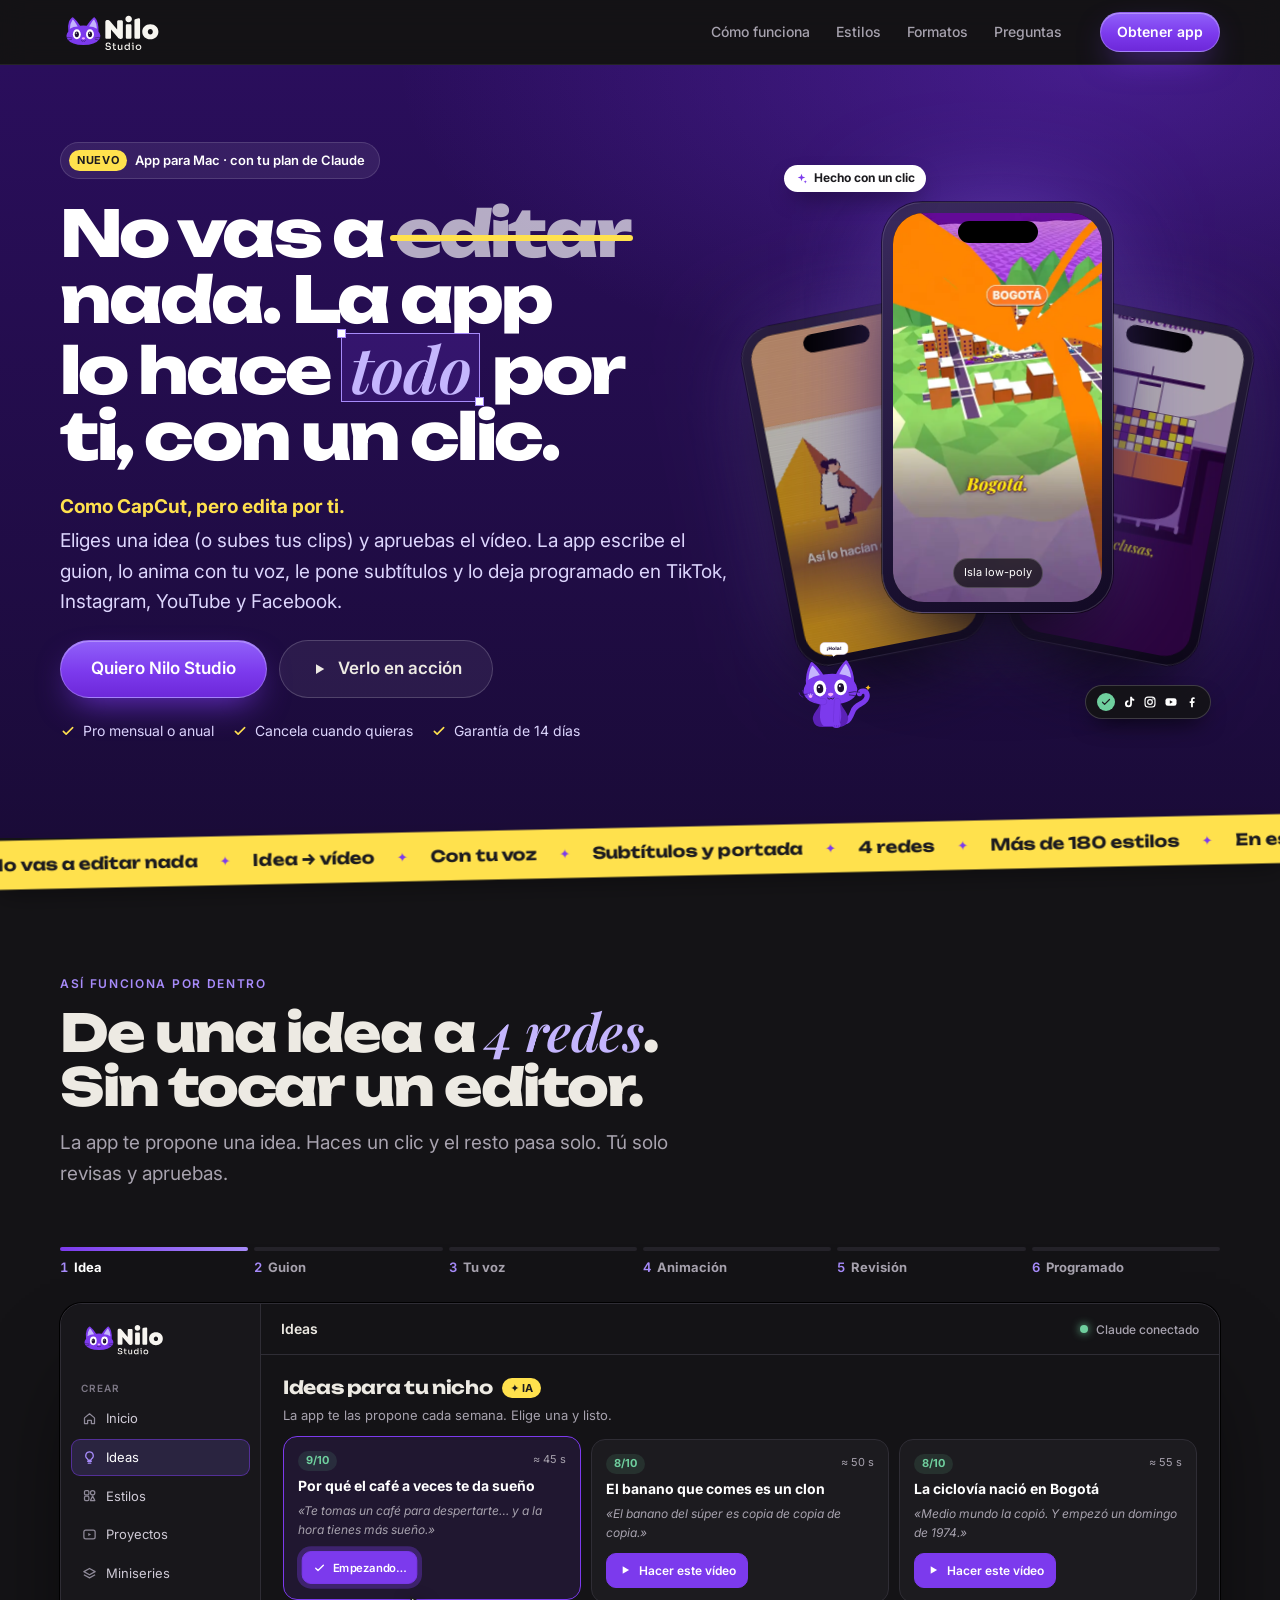
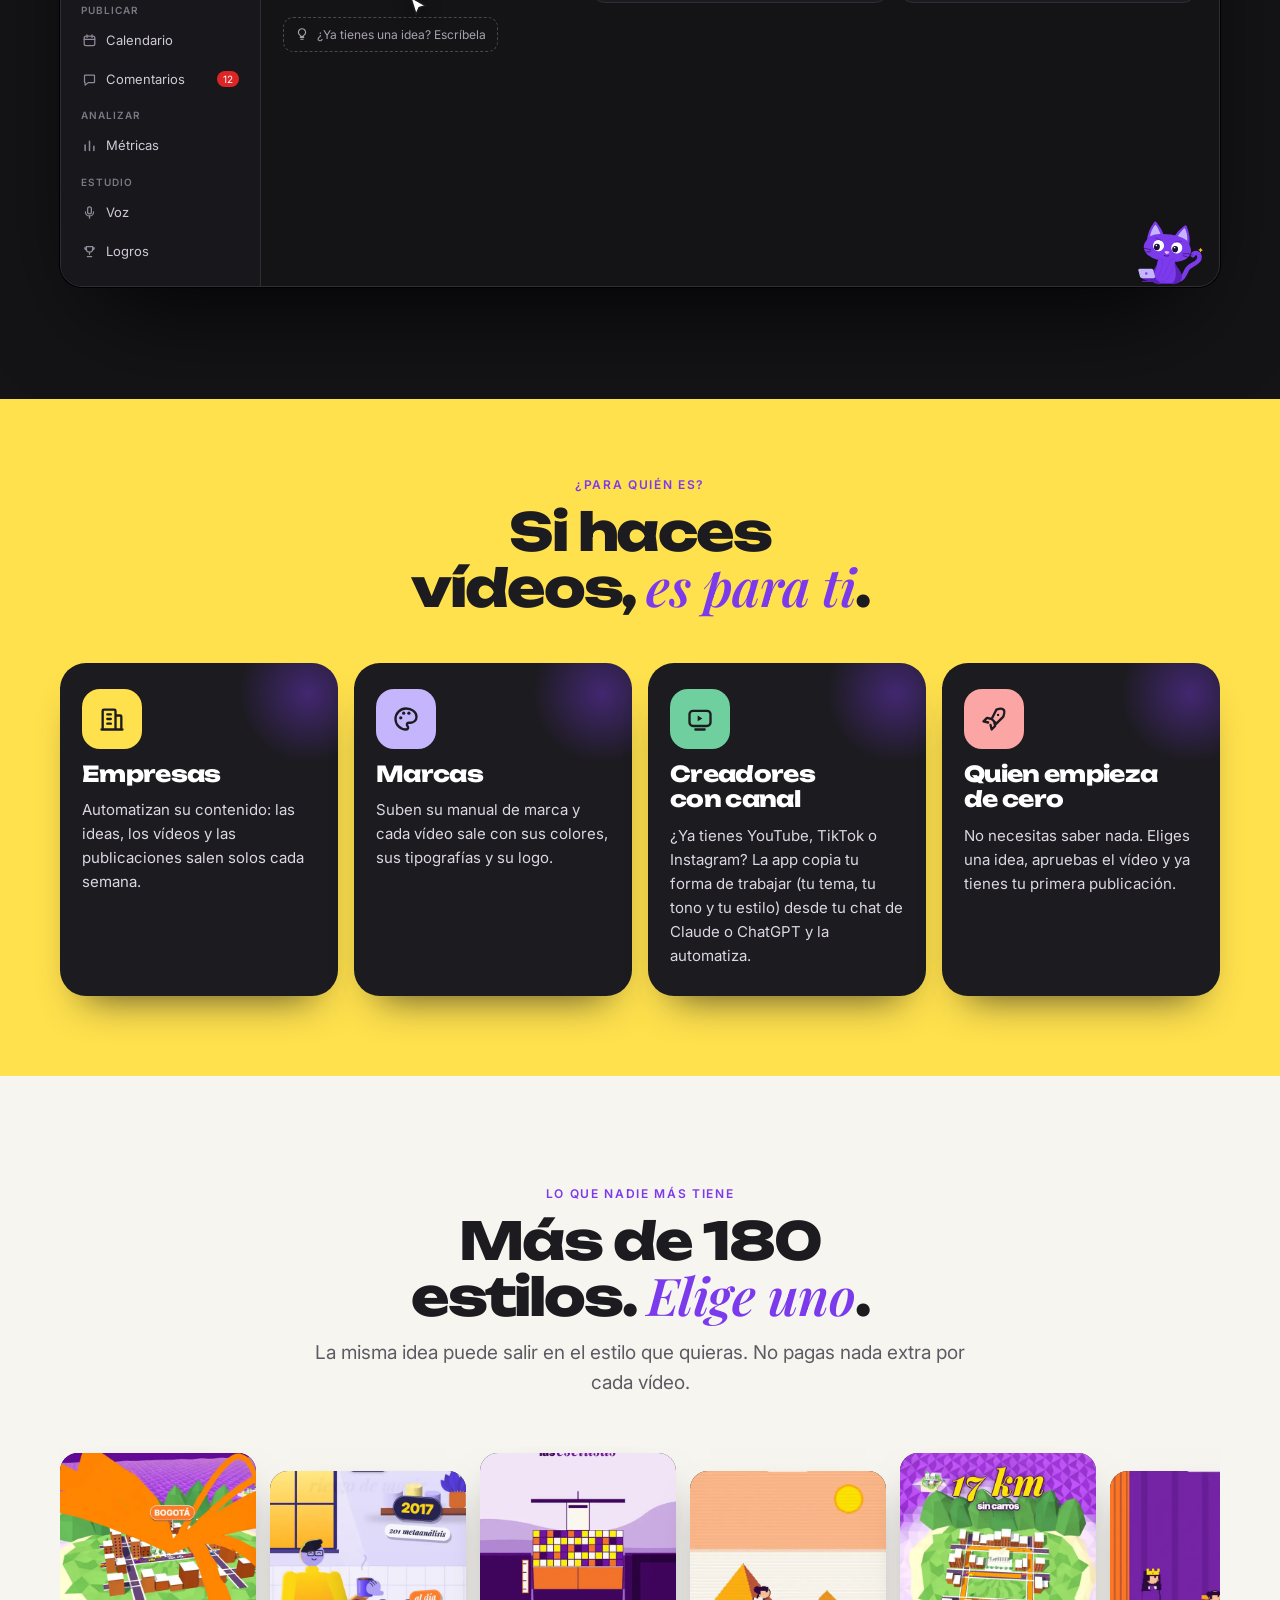
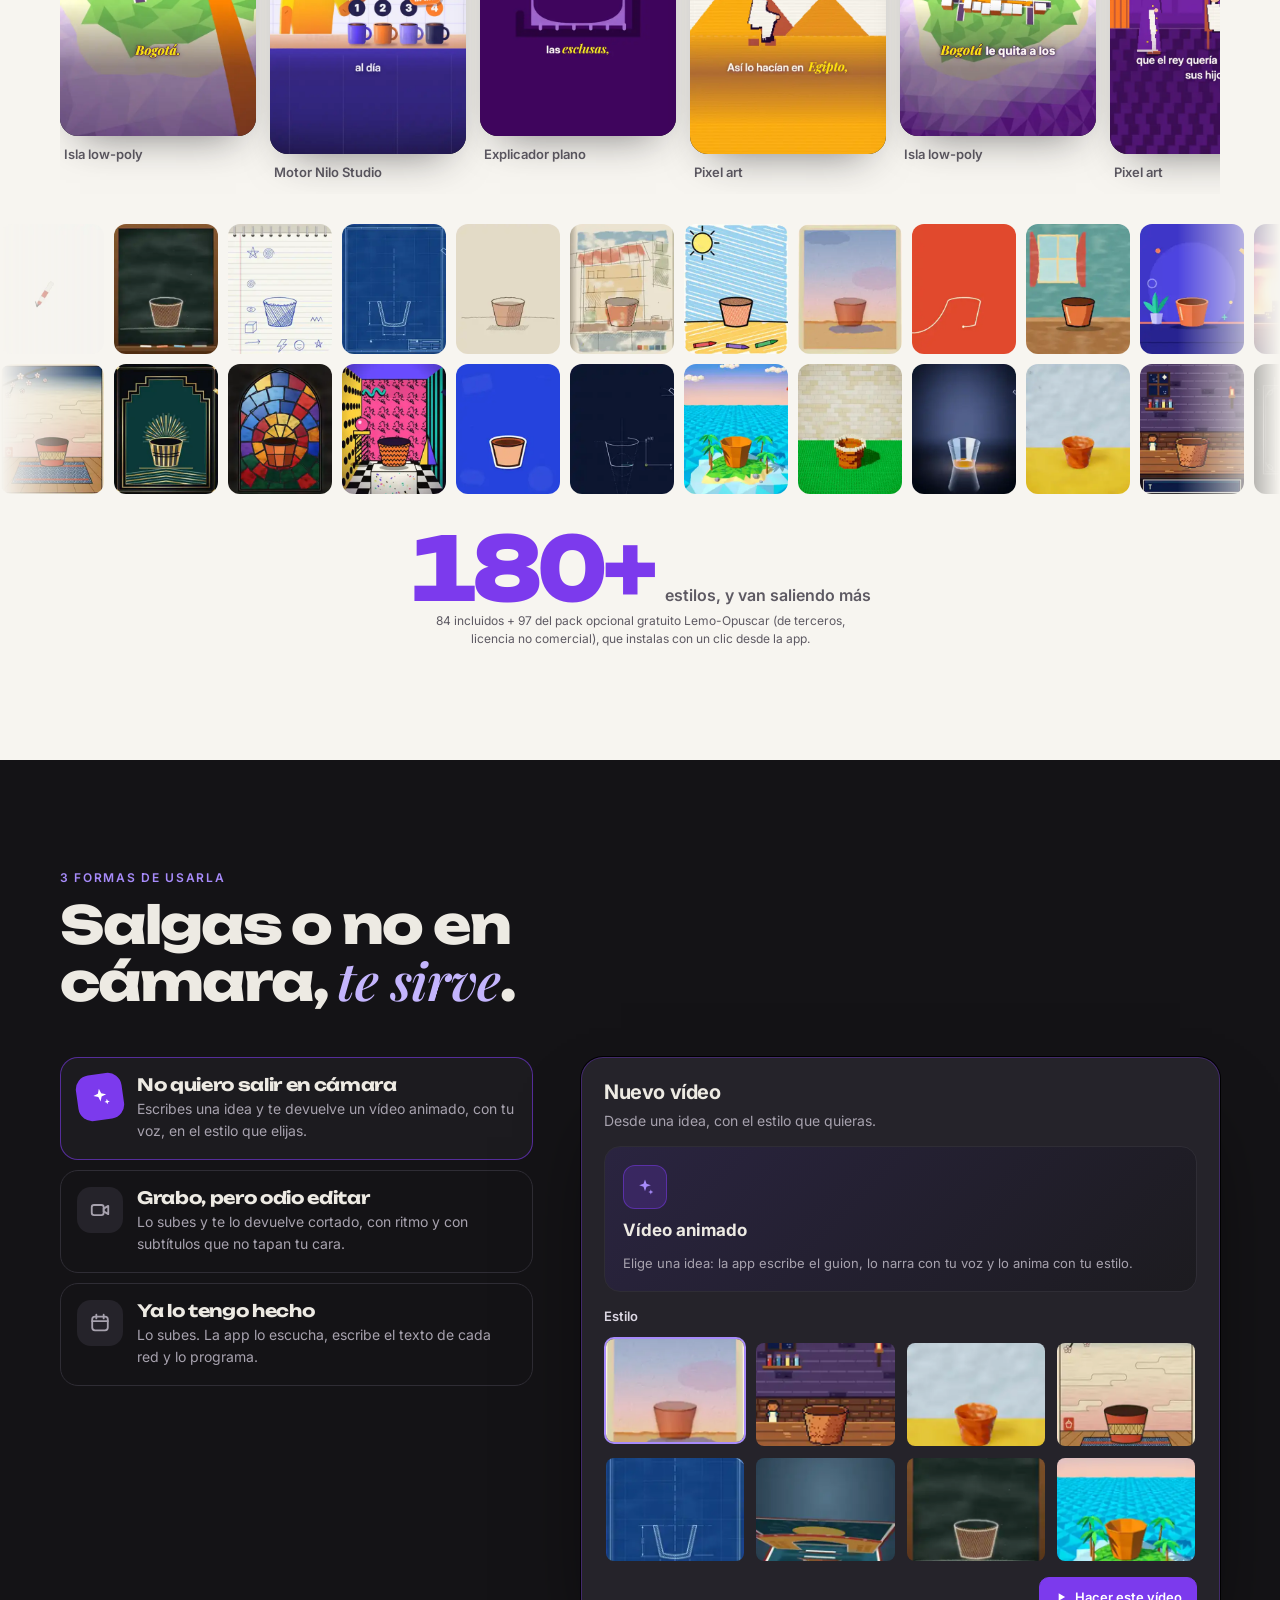
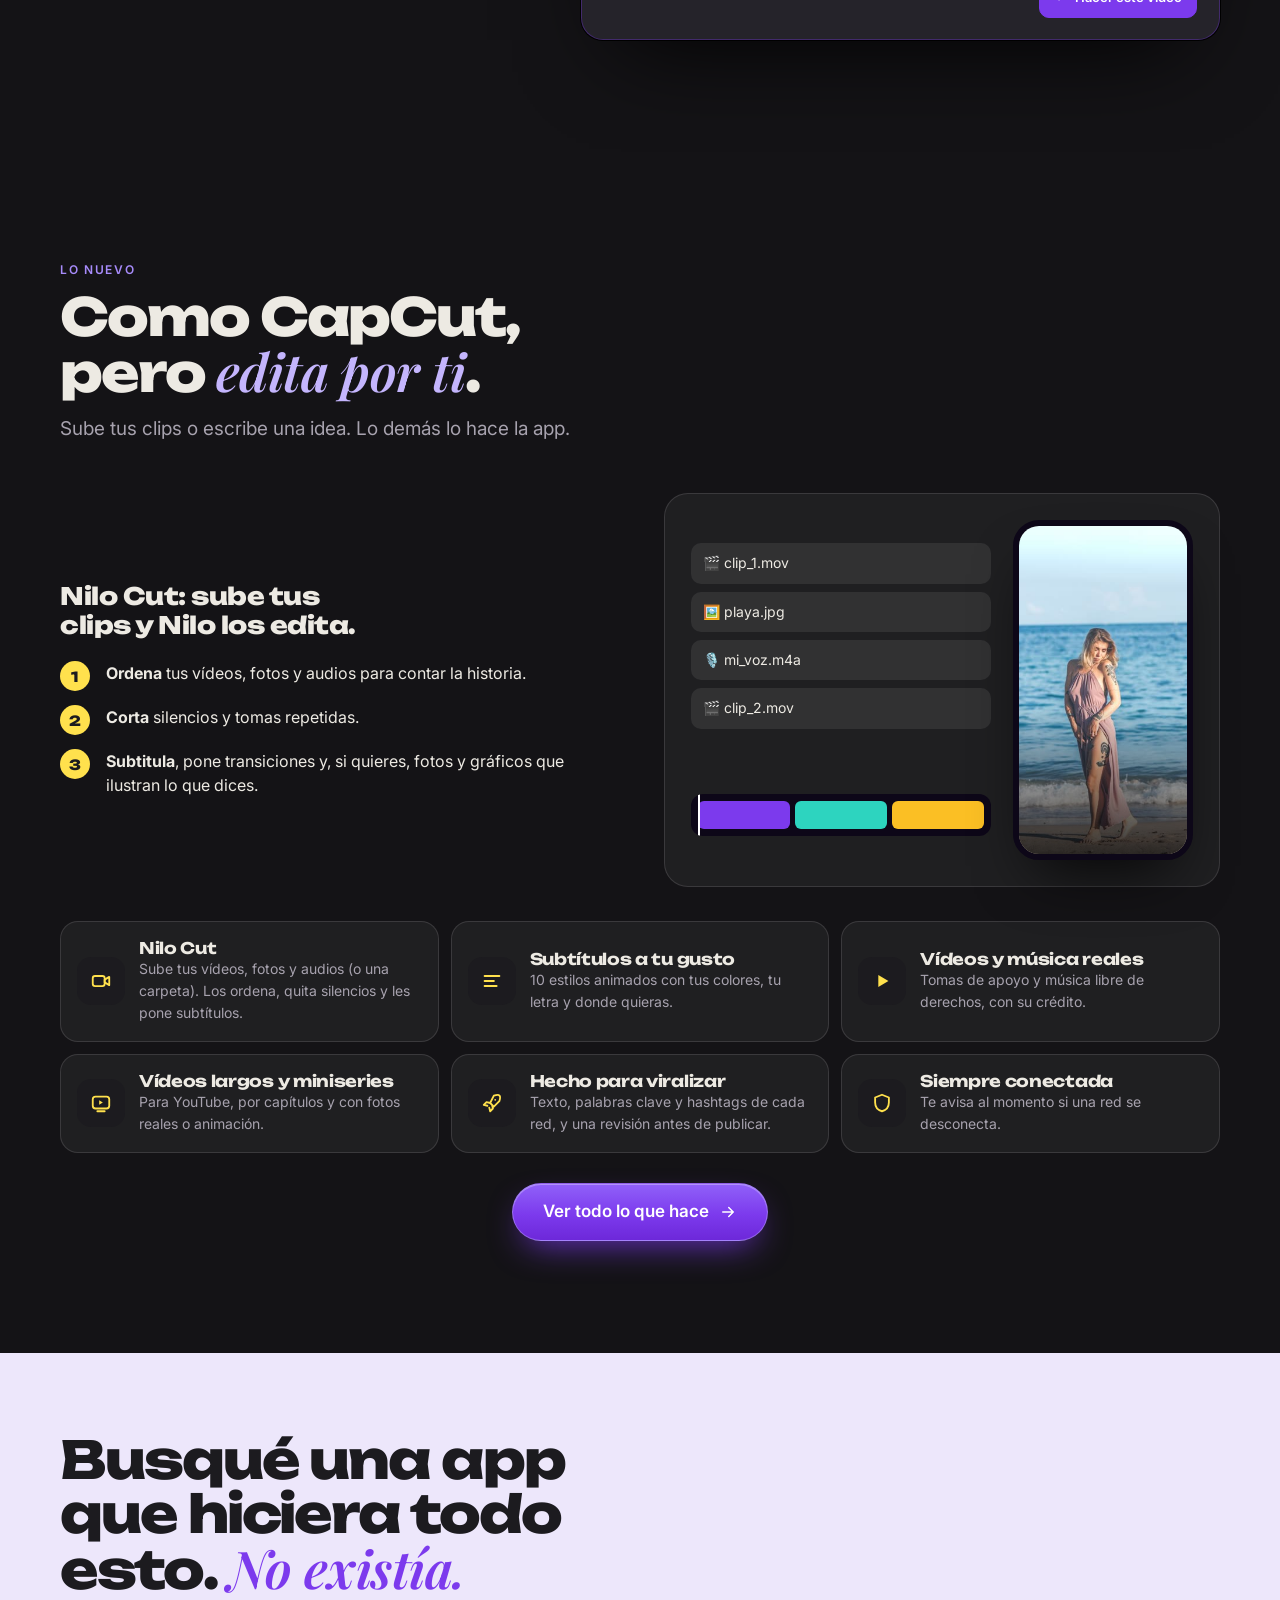
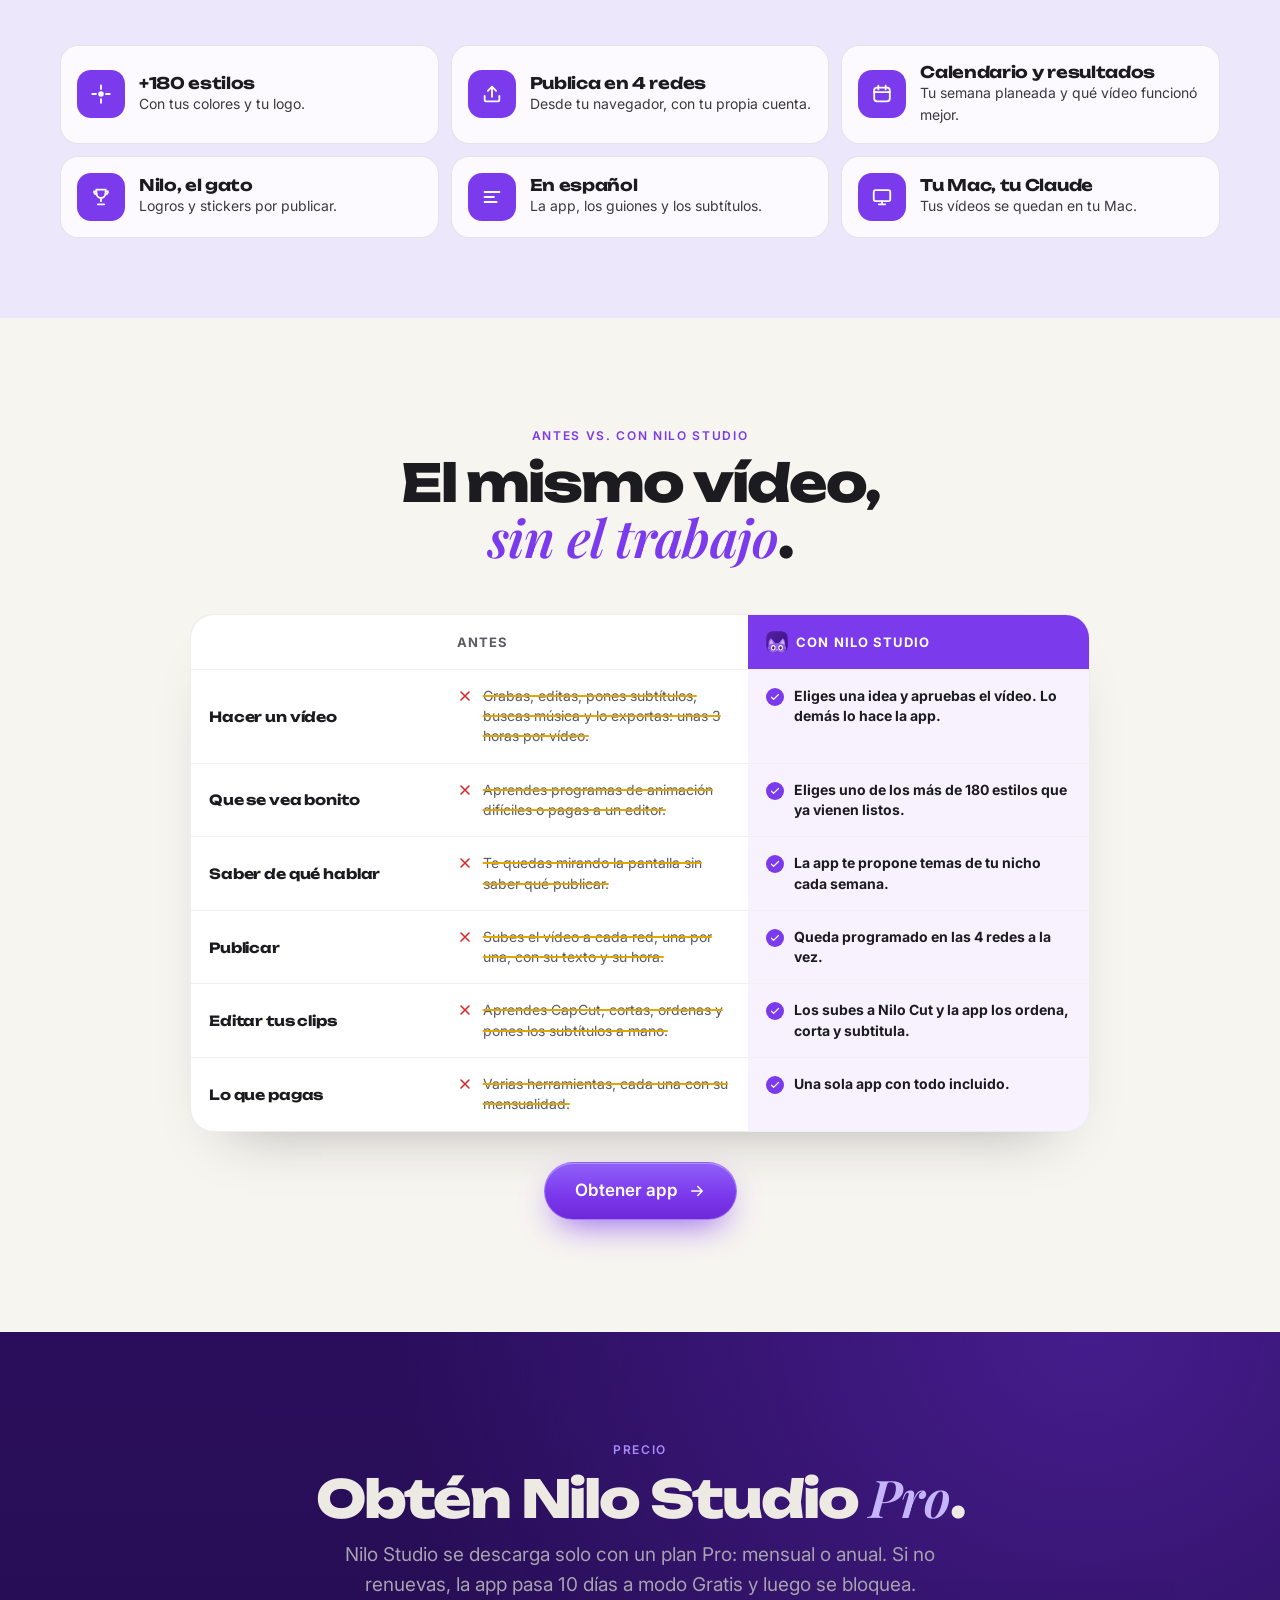
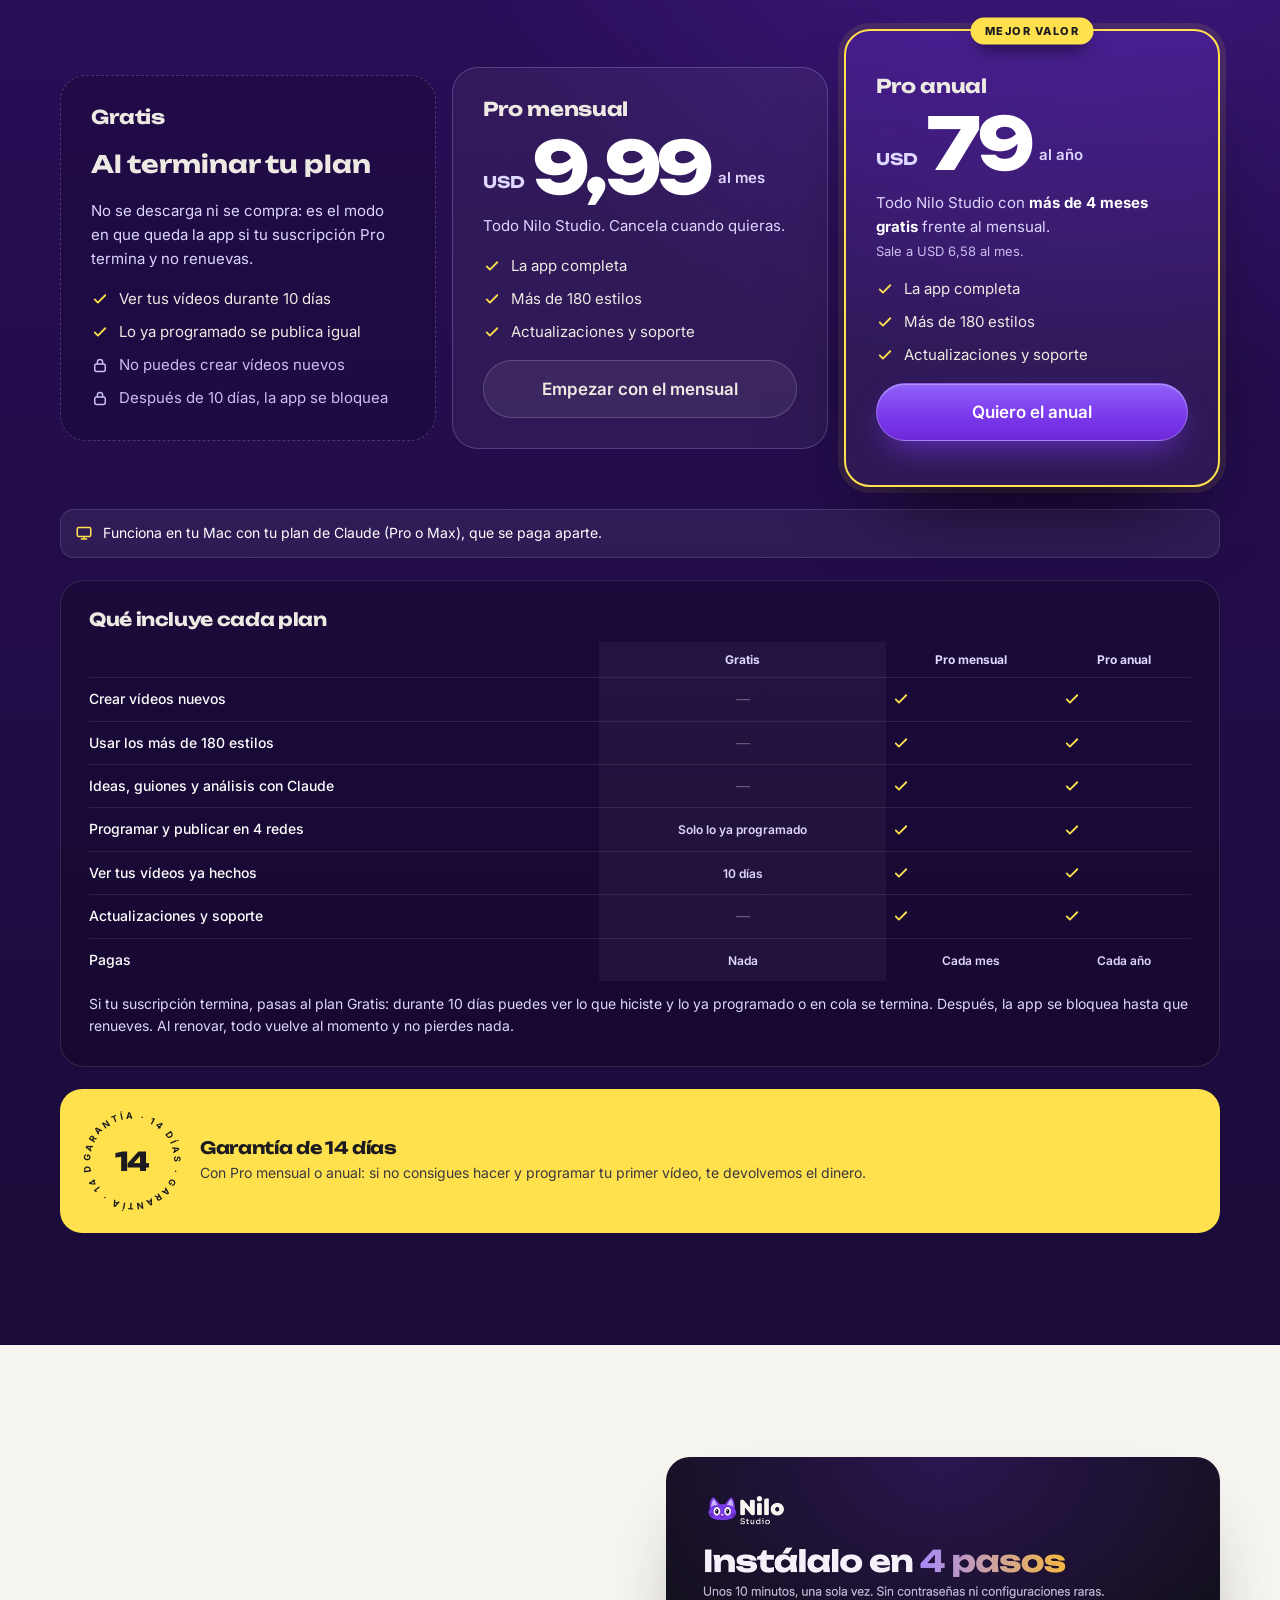
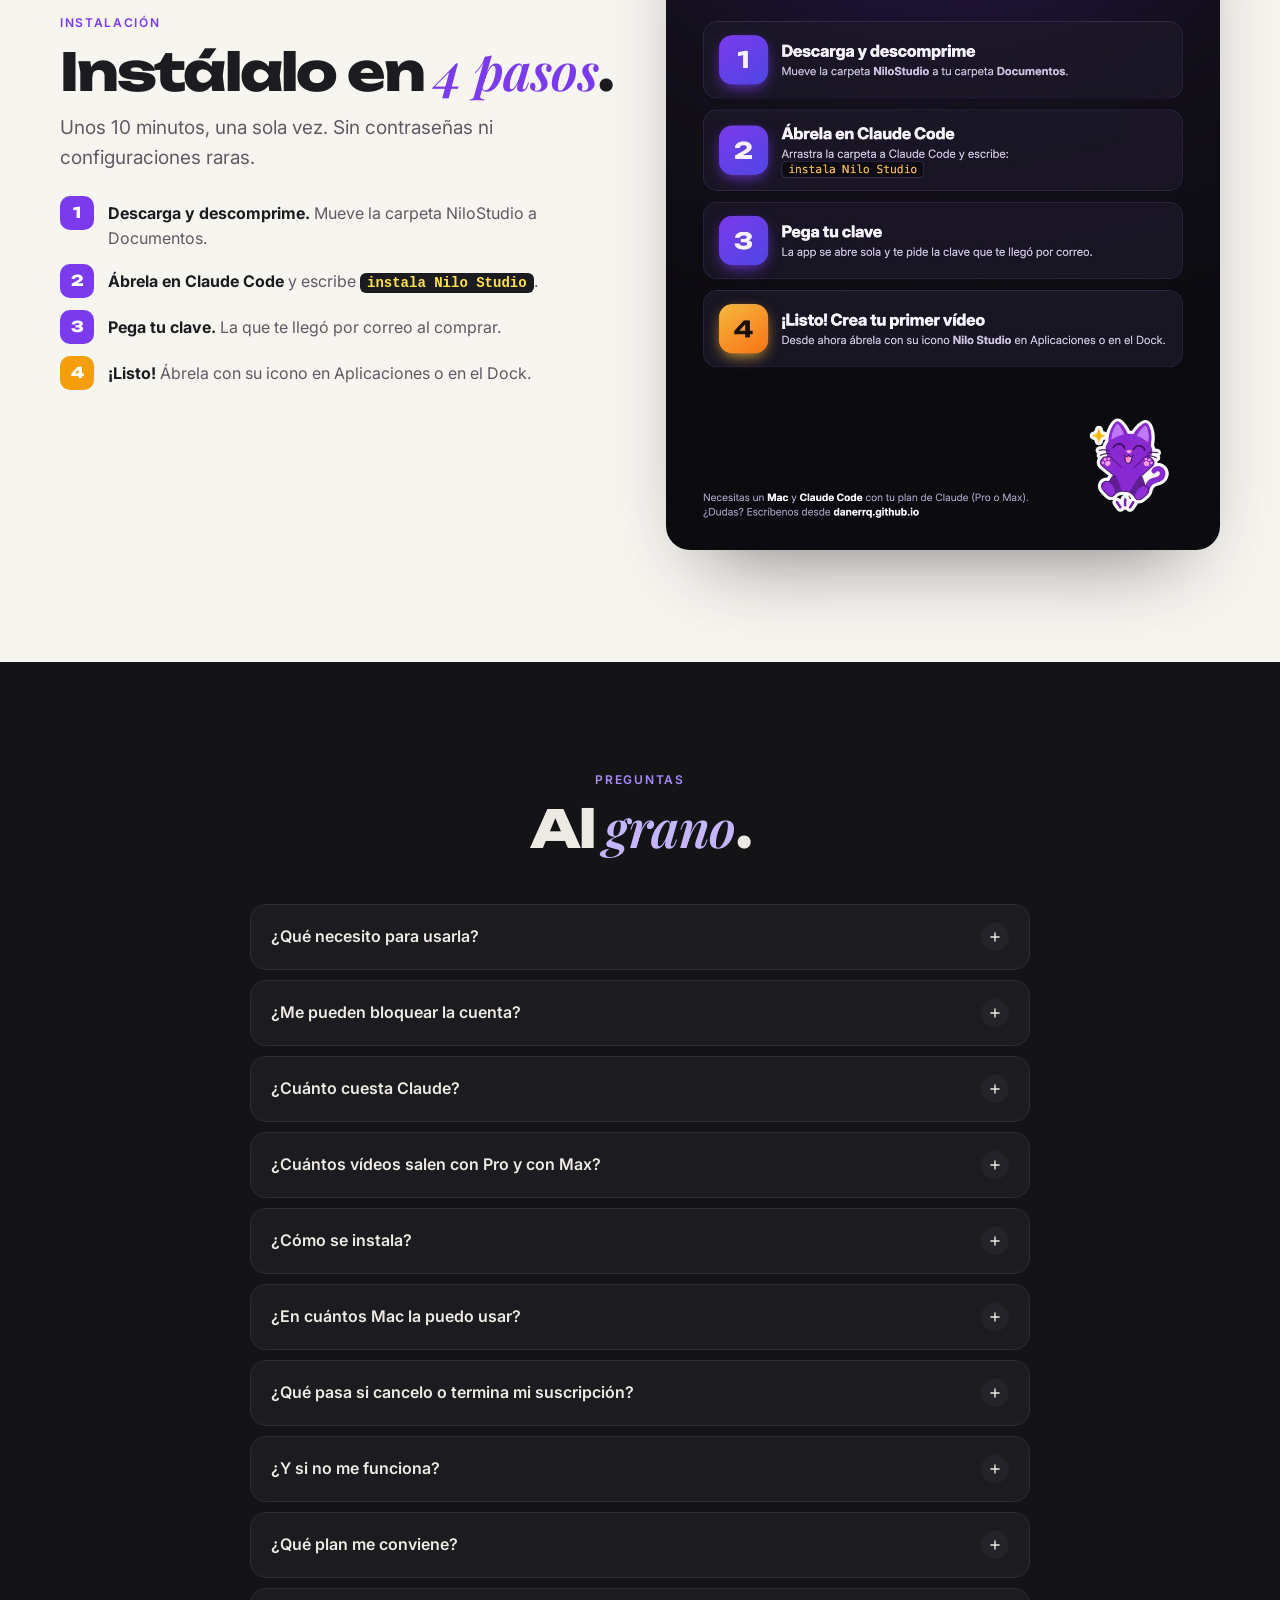
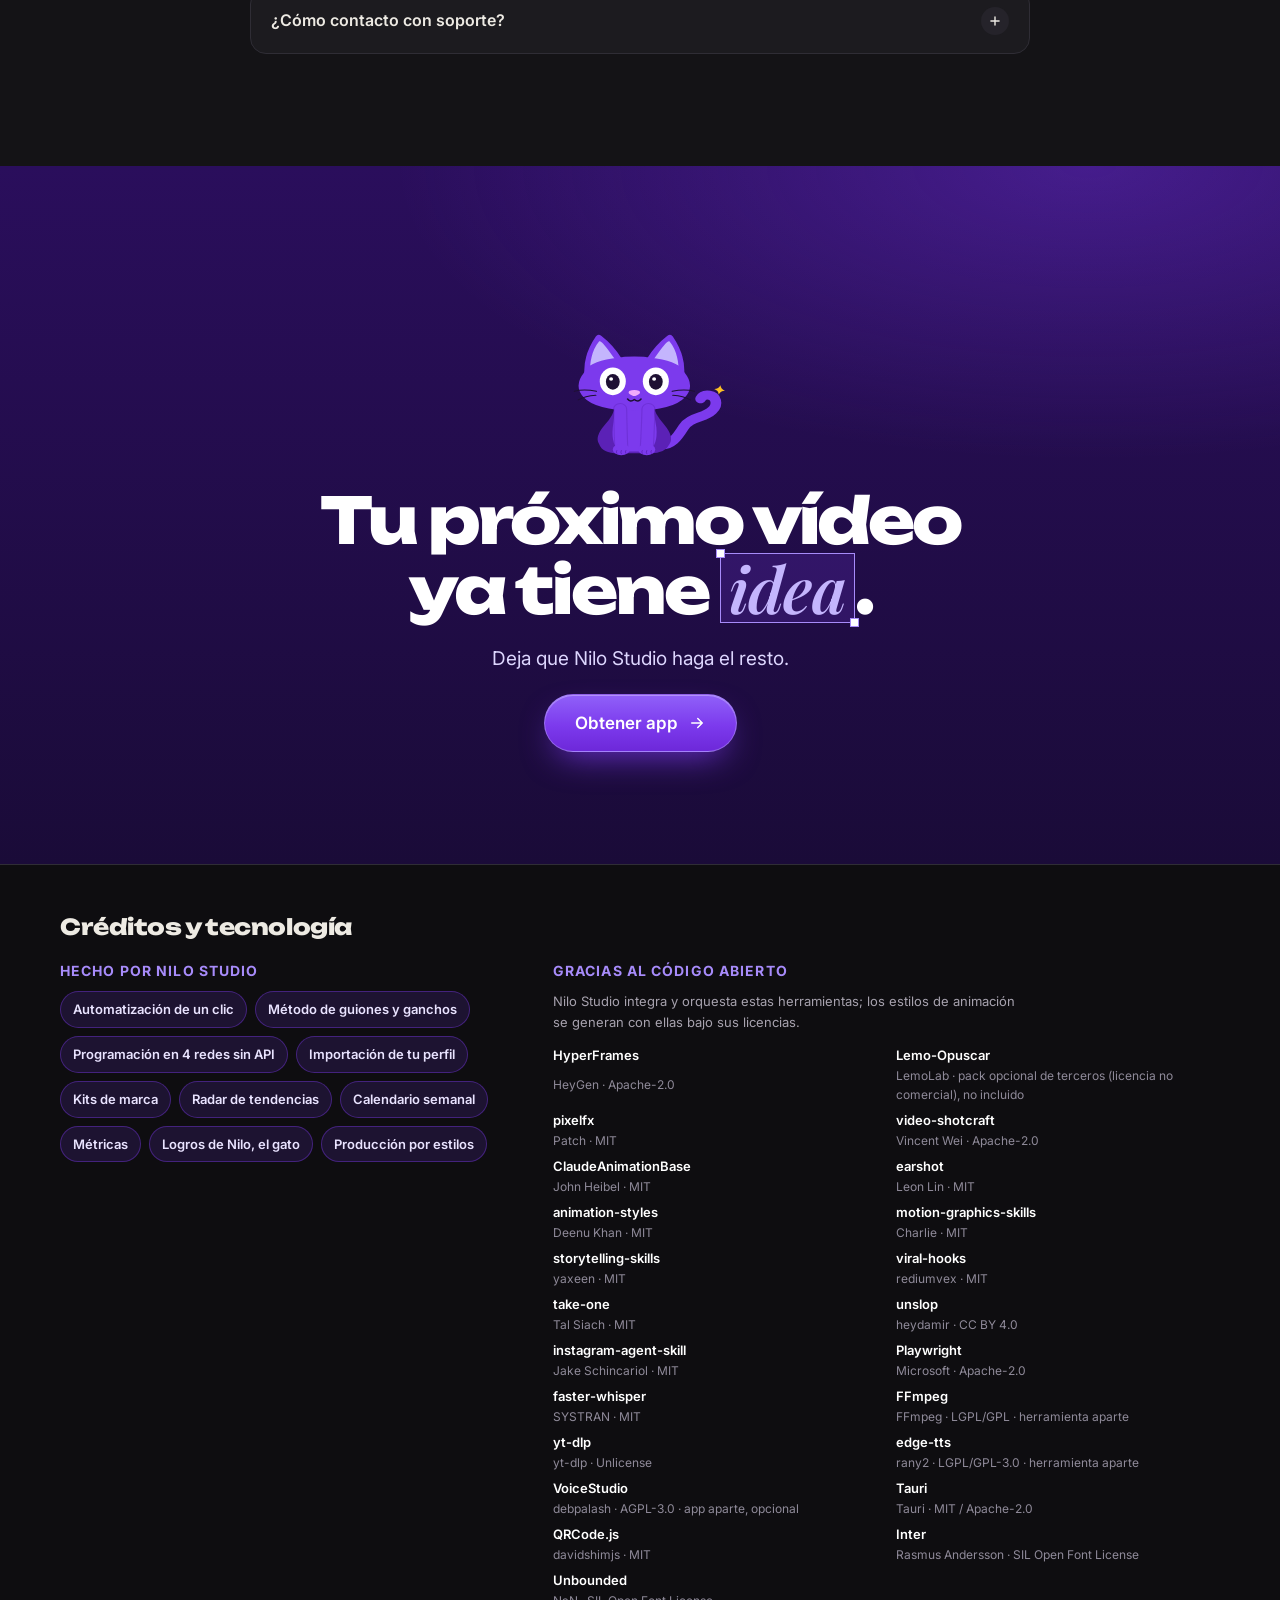
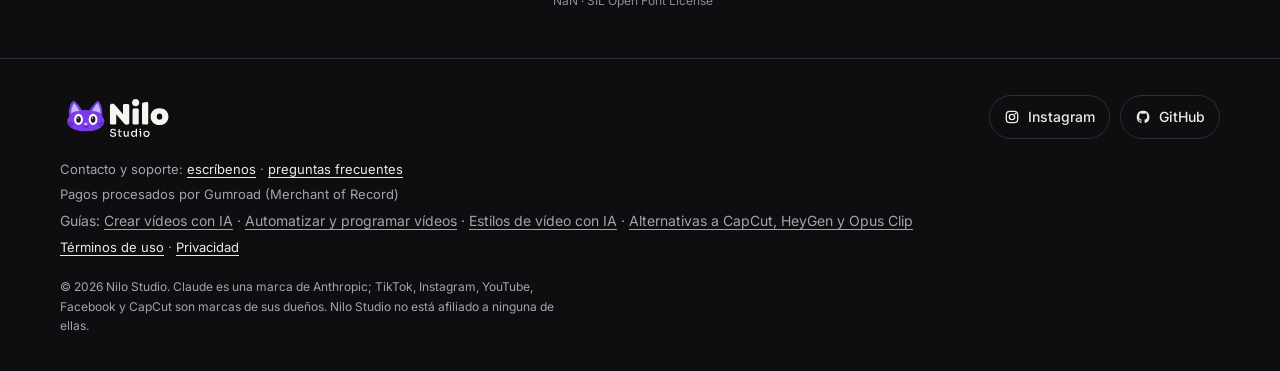
<file: index.html>
<!doctype html>
<html lang="es">
<head>
<meta charset="utf-8">
<meta name="viewport" content="width=device-width, initial-scale=1, viewport-fit=cover">
<title>Nilo Studio IA · Vídeos con IA para TikTok, Reels y Shorts</title>
<meta name="description" content="Nilo Studio IA, la app para Mac que crea vídeos con IA y los publica por ti: como CapCut, pero automática. Tu idea o tus clips se convierten en vídeos con animación, voz y subtítulos, programados en TikTok, Reels, Shorts y YouTube.">
<meta name="robots" content="index, follow, max-image-preview:large">
<meta name="author" content="Nilo Studio">
<meta name="theme-color" content="#2A0E5C">
<meta property="og:type" content="website">
<meta property="og:url" content="https://danerrq.github.io/">
<meta property="og:site_name" content="Nilo Studio">
<meta property="og:locale" content="es_ES">
<meta property="og:title" content="Nilo Studio IA · Tus vídeos se editan solos">
<meta property="og:description" content="Como CapCut, pero edita por ti: tu idea o tus clips se convierten en vídeos con animación, voz y subtítulos, listos para TikTok, Reels y Shorts.">
<meta property="og:image" content="https://danerrq.github.io/assets/marca/og.jpg?v=2">
<meta property="og:image:width" content="1200">
<meta property="og:image:height" content="630">
<meta property="og:image:alt" content="Nilo Studio: tus vídeos se editan solos con IA">
<meta name="twitter:card" content="summary_large_image">
<meta name="twitter:title" content="Nilo Studio IA · Tus vídeos se editan solos">
<meta name="twitter:description" content="Como CapCut, pero edita por ti: tu idea o tus clips, en vídeo con animación, voz y subtítulos.">
<meta name="twitter:image" content="https://danerrq.github.io/assets/marca/og.jpg?v=2">
<meta name="twitter:image:alt" content="Nilo Studio: tus vídeos se editan solos con IA">
<link rel="canonical" href="https://danerrq.github.io/">
<link rel="icon" href="assets/marca/simbolo.svg" type="image/svg+xml">
<link rel="apple-touch-icon" href="assets/marca/apple-touch-icon.png">
<link rel="preconnect" href="https://fonts.googleapis.com">
<link rel="preconnect" href="https://fonts.gstatic.com" crossorigin>
<link rel="stylesheet" href="https://fonts.googleapis.com/css2?family=Inter:wght@400;500;600;700&family=Playfair+Display:ital,wght@1,600&family=Unbounded:wght@700;800&display=swap">
<link rel="stylesheet" href="assets/css/web.css?v=20261126b">
<link rel="stylesheet" href="assets/css/funciones.css?v=20261126a">
<script type="application/ld+json">[{"@context": "https://schema.org", "@type": "SoftwareApplication", "name": "Nilo Studio IA", "alternateName": ["Nilo Studio", "NiloStudio"], "sameAs": ["https://github.com/danerrq/nilo-studio"], "operatingSystem": "macOS 12 o superior", "applicationCategory": "MultimediaApplication", "applicationSubCategory": "Editor de vídeo con IA", "inLanguage": "es", "url": "https://danerrq.github.io/", "image": "https://danerrq.github.io/assets/marca/og.jpg", "description": "App para Mac que convierte una idea en vídeos verticales terminados (guion, voz, animación, subtítulos y portada) y los programa en TikTok, Instagram, Facebook y YouTube.", "featureList": ["Guion y ganchos con IA", "Narración con tu voz", "Más de 180 estilos de animación", "Subtítulos y portada automáticos", "Programación y publicación en TikTok, Instagram, Facebook y YouTube", "Métricas de las 4 redes y «Lo que funciona»"], "offers": [{"@type": "Offer", "name": "Pro mensual", "price": "9.99", "priceCurrency": "USD", "url": "https://gumroad.com/l/nilostudio-pro", "availability": "https://schema.org/InStock"}, {"@type": "Offer", "name": "Pro anual", "price": "79", "priceCurrency": "USD", "url": "https://gumroad.com/l/nilostudio-pro", "availability": "https://schema.org/InStock"}]}, {"@context": "https://schema.org", "@type": "FAQPage", "mainEntity": [{"@type": "Question", "name": "¿Qué necesito para usarla?", "acceptedAnswer": {"@type": "Answer", "text": "Funciona en tu Mac con tu plan de Claude Pro o Max, que es el motor que escribe y anima. Por ahora no hay versión para Windows. No funciona con ChatGPT: ChatGPT solo te sirve para los prompts de nicho."}}, {"@type": "Question", "name": "¿Me pueden bloquear la cuenta?", "acceptedAnswer": {"@type": "Answer", "text": "Publica desde tu navegador, con tu sesión y como lo harías tú. Cada red tiene sus normas sobre automatización, así que úsalo con un ritmo normal. Nadie puede garantizar que una red no limite o bloquee una cuenta: el uso de cada red es responsabilidad de quien la usa."}}, {"@type": "Question", "name": "¿Cuánto cuesta Claude?", "acceptedAnswer": {"@type": "Answer", "text": "Se paga aparte, a Anthropic. Pro: USD 20 al mes. Max: USD 100 o 200 al mes, con 5 o 20 veces más uso. Nilo Studio va aparte: ves sus planes al pulsar «Obtener app»."}}, {"@type": "Question", "name": "¿Cuántos vídeos salen con Pro y con Max?", "acceptedAnswer": {"@type": "Answer", "text": "Depende del estilo y de la duración. Con Pro, de 3 a 5 a la semana en los estilos de bajo consumo. Con Max tienes más margen, porque el plan incluye más uso. La app te muestra cuánto gasta cada estilo."}}, {"@type": "Question", "name": "¿En cuántos Mac la puedo usar?", "acceptedAnswer": {"@type": "Answer", "text": "Tu licencia es para ti y la puedes activar en hasta 2 Mac tuyos (por ejemplo, el portátil y el de escritorio). Si cambias de ordenador, la pasas tú mismo desde la app (Configuración › Licencia) o nos escribes."}}, {"@type": "Question", "name": "¿Qué pasa si cancelo o termina mi suscripción?", "acceptedAnswer": {"@type": "Answer", "text": "Pasas al plan Gratis. Durante 10 días puedes ver lo que hiciste, y lo ya programado o en cola se publica igual. No puedes crear vídeos nuevos. Después de esos 10 días la app se bloquea hasta que renueves. Al renovar, todo vuelve al momento y no pierdes nada."}}, {"@type": "Question", "name": "¿Y si no me funciona?", "acceptedAnswer": {"@type": "Answer", "text": "Tienes 14 días de garantía. Si en ese tiempo no consigues hacer y programar tu primer vídeo, escríbenos y te devolvemos el dinero."}}, {"@type": "Question", "name": "¿Qué plan me conviene?", "acceptedAnswer": {"@type": "Answer", "text": "Si quieres probar, el Pro mensual: cancelas cuando quieras. Si vas a publicar todo el año, el Pro anual sale más barato: más de 4 meses gratis. Los dos traen la app completa."}}]}]</script>
</head>
<body>

<svg width="0" height="0" style="position:absolute" aria-hidden="true">
  <defs>
    <symbol id="i-candado" viewBox="0 0 24 24"><rect x="5" y="10.5" width="14" height="10" rx="2.5" fill="none" stroke="currentColor" stroke-width="2"/><path d="M8.5 10.5V8a3.5 3.5 0 0 1 7 0v2.5" fill="none" stroke="currentColor" stroke-width="2" stroke-linecap="round"/></symbol>
    <symbol id="i-check" viewBox="0 0 24 24"><path d="M5 12.5l4.2 4.2L19 7" fill="none" stroke="currentColor" stroke-width="2.4" stroke-linecap="round" stroke-linejoin="round"/></symbol>
    <symbol id="i-x" viewBox="0 0 24 24"><path d="M6 6l12 12M18 6 6 18" fill="none" stroke="currentColor" stroke-width="2.4" stroke-linecap="round"/></symbol>
    <symbol id="i-flecha" viewBox="0 0 24 24"><path d="M5 12h14m-6-6 6 6-6 6" fill="none" stroke="currentColor" stroke-width="2" stroke-linecap="round" stroke-linejoin="round"/></symbol>
    <symbol id="i-mas" viewBox="0 0 24 24"><path d="M12 5v14M5 12h14" fill="none" stroke="currentColor" stroke-width="2.4" stroke-linecap="round"/></symbol>
    <symbol id="i-play" viewBox="0 0 24 24"><path d="M8 5.5v13l11-6.5z" fill="currentColor"/></symbol>
    <symbol id="i-chispa" viewBox="0 0 24 24"><path d="M12 3l1.8 5.2L19 10l-5.2 1.8L12 17l-1.8-5.2L5 10l5.2-1.8zM19 15l.8 2.2 2.2.8-2.2.8-.8 2.2-.8-2.2-2.2-.8 2.2-.8z" fill="currentColor"/></symbol>
    <symbol id="i-casa" viewBox="0 0 24 24"><path d="M4 11l8-6.5 8 6.5V20h-5v-5h-6v5H4z" fill="none" stroke="currentColor" stroke-width="2" stroke-linejoin="round"/></symbol>
    <symbol id="i-idea" viewBox="0 0 24 24"><path d="M9 18h6M10 21h4M12 3a6 6 0 0 0-3.5 10.9c.6.5 1 1.2 1 2.1h5c0-.9.4-1.6 1-2.1A6 6 0 0 0 12 3z" fill="none" stroke="currentColor" stroke-width="2" stroke-linecap="round" stroke-linejoin="round"/></symbol>
    <symbol id="i-estilos" viewBox="0 0 24 24"><rect x="4" y="4" width="7" height="7" rx="2" fill="none" stroke="currentColor" stroke-width="2"/><circle cx="17" cy="7.5" r="3.5" fill="none" stroke="currentColor" stroke-width="2"/><rect x="4" y="13" width="7" height="7" rx="2" fill="none" stroke="currentColor" stroke-width="2"/><path d="M17 13l3.5 7h-7z" fill="none" stroke="currentColor" stroke-width="2" stroke-linejoin="round"/></symbol>
    <symbol id="i-proyectos" viewBox="0 0 24 24"><rect x="3" y="5" width="18" height="14" rx="3" fill="none" stroke="currentColor" stroke-width="2"/><path d="M10 9.5v5l4.5-2.5z" fill="currentColor"/></symbol>
    <symbol id="i-capas" viewBox="0 0 24 24"><path d="M12 4l9 5-9 5-9-5zM3 14l9 5 9-5" fill="none" stroke="currentColor" stroke-width="2" stroke-linejoin="round"/></symbol>
    <symbol id="i-calendario" viewBox="0 0 24 24"><rect x="3.5" y="5" width="17" height="15" rx="3" fill="none" stroke="currentColor" stroke-width="2"/><path d="M8 3v4m8-4v4M3.5 10h17" stroke="currentColor" stroke-width="2" stroke-linecap="round"/></symbol>
    <symbol id="i-comentario" viewBox="0 0 24 24"><path d="M5 5h14a1 1 0 0 1 1 1v10a1 1 0 0 1-1 1H10l-5 4v-4H5a1 1 0 0 1-1-1V6a1 1 0 0 1 1-1z" fill="none" stroke="currentColor" stroke-width="2" stroke-linejoin="round"/></symbol>
    <symbol id="i-barras" viewBox="0 0 24 24"><path d="M5 20V11m7 9V5m7 15v-7" stroke="currentColor" stroke-width="2.4" stroke-linecap="round"/></symbol>
    <symbol id="i-mic" viewBox="0 0 24 24"><rect x="9" y="3" width="6" height="11" rx="3" fill="none" stroke="currentColor" stroke-width="2"/><path d="M5.5 11a6.5 6.5 0 0 0 13 0M12 17.5V21" fill="none" stroke="currentColor" stroke-width="2" stroke-linecap="round"/></symbol>
    <symbol id="i-trofeo" viewBox="0 0 24 24"><path d="M7 4h10v4a5 5 0 0 1-10 0zM7 6H4.5a2.5 2.5 0 0 0 3 3M17 6h2.5a2.5 2.5 0 0 1-3 3M12 13v3.5M8.5 20h7" fill="none" stroke="currentColor" stroke-width="2" stroke-linecap="round"/></symbol>
    <symbol id="i-camara" viewBox="0 0 24 24"><rect x="3" y="6.5" width="13" height="11" rx="2.5" fill="none" stroke="currentColor" stroke-width="2"/><path d="M16 10.5l5-3v9l-5-3z" fill="none" stroke="currentColor" stroke-width="2" stroke-linejoin="round"/></symbol>
    <symbol id="i-texto" viewBox="0 0 24 24"><path d="M4 6.5h16M4 12h10M4 17.5h13" stroke="currentColor" stroke-width="2.2" stroke-linecap="round"/></symbol>
    <symbol id="i-mac" viewBox="0 0 24 24"><rect x="3" y="4.5" width="18" height="12" rx="2" fill="none" stroke="currentColor" stroke-width="2"/><path d="M8.5 20h7M12 16.5V20" stroke="currentColor" stroke-width="2" stroke-linecap="round"/></symbol>
    <symbol id="i-escudo" viewBox="0 0 24 24"><path d="M12 3l7.5 3v5.5c0 4.6-3.2 8.3-7.5 9.5-4.3-1.2-7.5-4.9-7.5-9.5V6z" fill="none" stroke="currentColor" stroke-width="2" stroke-linejoin="round"/></symbol>
    <symbol id="i-tiktok" viewBox="0 0 24 24"><path d="M14 3h3a4.5 4.5 0 0 0 4 4v3a7.4 7.4 0 0 1-4-1.2V15a6 6 0 1 1-6-6v3.2a2.8 2.8 0 1 0 3 2.8z" fill="currentColor"/></symbol>
    <symbol id="i-instagram" viewBox="0 0 24 24"><rect x="3.5" y="3.5" width="17" height="17" rx="5" fill="none" stroke="currentColor" stroke-width="2"/><circle cx="12" cy="12" r="4" fill="none" stroke="currentColor" stroke-width="2"/><circle cx="17.2" cy="6.8" r="1.3" fill="currentColor"/></symbol>
    <symbol id="i-youtube" viewBox="0 0 24 24"><rect x="2.5" y="5.5" width="19" height="13" rx="4" fill="currentColor"/><path d="M10 9v6l5-3z" fill="#141316"/></symbol>
    <symbol id="i-facebook" viewBox="0 0 24 24"><path d="M13.5 21v-7.5H16l.5-3h-3V8.6c0-.9.3-1.6 1.6-1.6h1.5V4.3A20 20 0 0 0 14.4 4c-2.5 0-4 1.5-4 4.2v2.3H8v3h2.4V21z" fill="currentColor"/></symbol>
    <symbol id="i-github" viewBox="0 0 24 24"><path d="M12 2.5a9.5 9.5 0 0 0-3 18.5c.5.1.7-.2.7-.5v-1.7c-2.7.6-3.2-1.2-3.2-1.2-.5-1.1-1.1-1.4-1.1-1.4-.9-.6.1-.6.1-.6 1 .1 1.5 1 1.5 1 .9 1.5 2.3 1.1 2.9.8.1-.6.3-1.1.6-1.3-2.1-.2-4.4-1.1-4.4-4.7 0-1 .4-1.9 1-2.6-.1-.2-.4-1.2.1-2.5 0 0 .8-.3 2.6 1a9 9 0 0 1 4.8 0c1.8-1.3 2.6-1 2.6-1 .5 1.3.2 2.3.1 2.5.6.7 1 1.6 1 2.6 0 3.7-2.3 4.5-4.4 4.7.3.3.6.9.6 1.8v2.6c0 .3.2.6.7.5A9.5 9.5 0 0 0 12 2.5z" fill="currentColor"/></symbol>
    <symbol id="i-empresa" viewBox="0 0 24 24"><path d="M4 21V5a1 1 0 0 1 1-1h9a1 1 0 0 1 1 1v16M15 9h4a1 1 0 0 1 1 1v11M3 21h18M8 8h3M8 12h3M8 16h3" fill="none" stroke="currentColor" stroke-width="2" stroke-linecap="round" stroke-linejoin="round"/></symbol>
    <symbol id="i-paleta" viewBox="0 0 24 24"><path d="M12 3a9 9 0 1 0 0 18c1.2 0 1.8-.8 1.8-1.7 0-.5-.2-.9-.5-1.2-.3-.3-.5-.7-.5-1.2 0-.9.8-1.7 1.7-1.7H16a5 5 0 0 0 5-5c0-4-4-7.2-9-7.2z" fill="none" stroke="currentColor" stroke-width="2" stroke-linejoin="round"/><circle cx="7.5" cy="11" r="1.4" fill="currentColor"/><circle cx="10" cy="7" r="1.4" fill="currentColor"/><circle cx="14.5" cy="7" r="1.4" fill="currentColor"/></symbol>
    <symbol id="i-canal" viewBox="0 0 24 24"><rect x="3" y="5" width="18" height="13" rx="3" fill="none" stroke="currentColor" stroke-width="2"/><path d="M10 9v5l4-2.5z" fill="currentColor"/><path d="M8 21h8" stroke="currentColor" stroke-width="2" stroke-linecap="round"/></symbol>
    <symbol id="i-cohete" viewBox="0 0 24 24"><path d="M14 4c3-1 5.5-1 6 0 1 .5 1 3 0 6l-6 6-4-4zM10 12l-4-1-3 3 4 1M12 14l1 4-3 3-1-4M15.5 8.5h.01" fill="none" stroke="currentColor" stroke-width="2" stroke-linecap="round" stroke-linejoin="round"/></symbol>
    <symbol id="i-reloj" viewBox="0 0 24 24"><circle cx="12" cy="13" r="8" fill="none" stroke="currentColor" stroke-width="2"/><path d="M12 9v4l2.5 2M9 2.5h6" fill="none" stroke="currentColor" stroke-width="2" stroke-linecap="round"/></symbol>
  </defs>
</svg>

<a class="saltar" href="#inicio">Saltar al contenido</a>
<header class="barra">
  <div class="envoltura">
    <a class="logo" href="#inicio" aria-label="Nilo Studio, inicio"><img src="assets/marca/horizontal-fondo-oscuro.svg" alt="Nilo Studio" width="355" height="131"></a>
    <nav aria-label="Secciones">
      <a href="#como">Cómo funciona</a>
      <a href="#estilos">Estilos</a>
      <a href="#formatos">Formatos</a>
      <a href="#preguntas">Preguntas</a>
    </nav>
    <a class="btn comprar" href="#precio">Obtener app</a>
  </div>
</header>

<main id="inicio">

<!-- ============ HERO · morado ============ -->
<section class="banda morado hero">
  <div class="envoltura">
    <div class="hero-txt">
      <span class="pildora"><b>NUEVO</b> App para Mac · con tu plan de Claude</span>
      <h1>No vas a <span class="tachado">editar</span> nada. La app lo hace <span class="clave sel">todo</span> por ti, con un clic.</h1>
      <p class="bajada"><b class="capcut">Como CapCut, pero edita por ti.</b> Eliges una idea (o subes tus clips) y apruebas el vídeo. La app escribe el guion, lo anima con tu voz, le pone subtítulos y lo deja programado en TikTok, Instagram, YouTube y Facebook.</p>
      <div class="acciones">
        <a class="btn comprar grande" href="#precio">Quiero Nilo Studio</a>
        <a class="btn grande" href="#como"><svg aria-hidden="true"><use href="#i-play"/></svg>Verlo en acción</a>
      </div>
      <ul class="confianza">
        <li><svg aria-hidden="true"><use href="#i-check"/></svg>Pro mensual o anual</li>
        <li><svg aria-hidden="true"><use href="#i-check"/></svg>Cancela cuando quieras</li>
        <li><svg aria-hidden="true"><use href="#i-check"/></svg>Garantía de 14 días</li>
      </ul>
    </div>
    <div class="hero-visual">
      <span class="globo uno" aria-hidden="true"><svg><use href="#i-chispa"/></svg>Hecho con un clic</span>
      <!-- 3 celulares en abanico con reels reales; el del centro muestra VIDEO_DEMO_URL si existe (assets/js/web.js) -->
      <div class="abanico" id="abanico" role="group" aria-label="Reels reales hechos con Nilo Studio">
        <div class="telefono t-izq"><div class="muesca"></div><div class="pantalla"><img class="poster" src="assets/clips/egipto.webp" alt="" width="540" height="780"><div class="etq-estilo"><span>Pixel art</span></div></div></div>
        <div class="telefono t-der"><div class="muesca"></div><div class="pantalla"><img class="poster" src="assets/clips/canal.webp" alt="" width="540" height="780"><div class="etq-estilo"><span>Explicador plano</span></div></div></div>
        <div class="telefono t-centro"><div class="muesca"></div><div class="pantalla" id="pantalla"><img class="poster" src="assets/clips/ciclovia.webp" alt="" width="540" height="780"><div class="etq-estilo"><span>Isla low-poly</span></div></div></div>
      </div>
      <span class="globo dos" role="img" aria-label="Programado en TikTok, Instagram, YouTube y Facebook"><svg class="ok"><use href="#i-check"/></svg><svg><use href="#i-tiktok"/></svg><svg><use href="#i-instagram"/></svg><svg><use href="#i-youtube"/></svg><svg><use href="#i-facebook"/></svg></span>
      <div class="gato gato-hero" id="gato-hero" aria-hidden="true"></div>
    </div>
  </div>
</section>

<div class="cinta" aria-hidden="true"><div class="cinta-pista" id="cinta"></div></div>

<!-- ============ FLUJO · grafito ============ -->
<section class="banda grafito" id="como">
  <div class="envoltura">
    <div class="cabeza">
      <span class="antetitulo">Así funciona por dentro</span>
      <h2 class="h2">De una idea a <span class="clave">4 redes</span>. Sin tocar un editor.</h2>
      <p class="bajada">La app te propone una idea. Haces un clic y el resto pasa solo. Tú solo revisas y apruebas.</p>
    </div>

    <ol class="etapas" aria-label="Pasos del flujo" id="etapas">
      <li><button type="button" class="etapa" aria-selected="true" data-e="0"><span class="linea"><i></i></span><span><em>1</em><b>Idea</b></span></button></li>
      <li><button type="button" class="etapa" aria-selected="false" data-e="1"><span class="linea"><i></i></span><span><em>2</em><b>Guion</b></span></button></li>
      <li><button type="button" class="etapa" aria-selected="false" data-e="2"><span class="linea"><i></i></span><span><em>3</em><b>Tu voz</b></span></button></li>
      <li><button type="button" class="etapa" aria-selected="false" data-e="3"><span class="linea"><i></i></span><span><em>4</em><b>Animación</b></span></button></li>
      <li><button type="button" class="etapa" aria-selected="false" data-e="4"><span class="linea"><i></i></span><span><em>5</em><b>Revisión</b></span></button></li>
      <li><button type="button" class="etapa" aria-selected="false" data-e="5"><span class="linea"><i></i></span><span><em>6</em><b>Programado</b></span></button></li>
    </ol>

    <div class="app" aria-hidden="true">
      <aside class="lateral" aria-hidden="true">
        <div class="marca-app"><img src="assets/marca/horizontal-fondo-oscuro.svg" alt="" width="355" height="131"></div>
        <span class="grupo">CREAR</span>
        <span class="item" data-menu="inicio"><svg><use href="#i-casa"/></svg>Inicio</span>
        <span class="item" data-menu="ideas"><svg><use href="#i-idea"/></svg>Ideas</span>
        <span class="item" data-menu="estilos"><svg><use href="#i-estilos"/></svg>Estilos</span>
        <span class="item" data-menu="proyectos"><svg><use href="#i-proyectos"/></svg>Proyectos</span>
        <span class="item"><svg><use href="#i-capas"/></svg>Miniseries</span>
        <span class="grupo">PUBLICAR</span>
        <span class="item" data-menu="calendario"><svg><use href="#i-calendario"/></svg>Calendario</span>
        <span class="item"><svg><use href="#i-comentario"/></svg>Comentarios<span class="n">12</span></span>
        <span class="grupo">ANALIZAR</span>
        <span class="item"><svg><use href="#i-barras"/></svg>Métricas</span>
        <span class="grupo">ESTUDIO</span>
        <span class="item" data-menu="voz"><svg><use href="#i-mic"/></svg>Voz</span>
        <span class="item"><svg><use href="#i-trofeo"/></svg>Logros</span>
      </aside>
      <div class="principal">
        <div class="tope"><span id="app-titulo">Ideas</span><span class="der"><i></i>Claude conectado</span></div>
        <div class="escena" id="escena">
        </div>
        <div class="gato gato-app" id="gato-app" aria-hidden="true"></div>
      </div>
    </div>
  </div>
</section>

<!-- ============ PARA QUIÉN · amarillo ============ -->
<section class="banda amarilla" id="para-quien">
  <div class="envoltura">
    <div class="cabeza centro">
      <span class="antetitulo">¿Para quién es?</span>
      <h2 class="h2">Si haces vídeos, <span class="clave" style="color:var(--morado)">es para ti</span>.</h2>
    </div>
    <div class="quienes">
      <article class="quien entra"><span class="q-ico"><svg aria-hidden="true"><use href="#i-empresa"/></svg></span><h3>Empresas</h3><p>Automatizan su contenido: las ideas, los vídeos y las publicaciones salen solos cada semana.</p></article>
      <article class="quien entra" style="--retraso:80ms"><span class="q-ico"><svg aria-hidden="true"><use href="#i-paleta"/></svg></span><h3>Marcas</h3><p>Suben su manual de marca y cada vídeo sale con sus colores, sus tipografías y su logo.</p></article>
      <article class="quien entra" style="--retraso:160ms"><span class="q-ico"><svg aria-hidden="true"><use href="#i-canal"/></svg></span><h3>Creadores con canal</h3><p>¿Ya tienes YouTube, TikTok o Instagram? La app copia tu forma de trabajar (tu tema, tu tono y tu estilo) desde tu chat de Claude o ChatGPT y la automatiza.</p></article>
      <article class="quien entra" style="--retraso:240ms"><span class="q-ico"><svg aria-hidden="true"><use href="#i-cohete"/></svg></span><h3>Quien empieza de cero</h3><p>No necesitas saber nada. Eliges una idea, apruebas el vídeo y ya tienes tu primera publicación.</p></article>
    </div>
  </div>
</section>

<!-- ============ ESTILOS · marfil ============ -->
<section class="banda marfil" id="estilos">
  <div class="envoltura">
    <div class="cabeza centro">
      <span class="antetitulo">Lo que nadie más tiene</span>
      <h2 class="h2">Más de 180 estilos. <span class="clave">Elige uno</span>.</h2>
      <p class="bajada">La misma idea puede salir en el estilo que quieras. No pagas nada extra por cada vídeo.</p>
    </div>
    <div class="clips" id="clips" tabindex="0" role="region" aria-label="Vídeos reales hechos con Nilo Studio"></div>
  </div>
  <div class="mosaico" id="mosaico" aria-hidden="true"></div>
  <div class="envoltura">
    <div class="contador"><b data-cuenta="180">180</b><span>estilos, y van saliendo más</span></div>
    <p class="nota-estilos">84 incluidos + 97 del pack opcional gratuito Lemo-Opuscar (de terceros, licencia no comercial), que instalas con un clic desde la app.</p>
  </div>
</section>

<!-- ============ FORMATOS · grafito ============ -->
<section class="banda grafito" id="formatos">
  <div class="envoltura">
    <div class="cabeza">
      <span class="antetitulo">3 formas de usarla</span>
      <h2 class="h2">Salgas o no en cámara, <span class="clave">te sirve</span>.</h2>
    </div>
    <div class="formatos">
      <div class="opciones" role="group" aria-label="Formatos">
        <button type="button" class="opcion" aria-selected="true" data-f="0">
          <span class="ico"><svg aria-hidden="true"><use href="#i-chispa"/></svg></span>
          <span><span class="op-t">No quiero salir en cámara</span><span class="op-d">Escribes una idea y te devuelve un vídeo animado, con tu voz, en el estilo que elijas.</span></span>
        </button>
        <button type="button" class="opcion" aria-selected="false" data-f="1">
          <span class="ico"><svg aria-hidden="true"><use href="#i-camara"/></svg></span>
          <span><span class="op-t">Grabo, pero odio editar</span><span class="op-d">Lo subes y te lo devuelve cortado, con ritmo y con subtítulos que no tapan tu cara.</span></span>
        </button>
        <button type="button" class="opcion" aria-selected="false" data-f="2">
          <span class="ico"><svg aria-hidden="true"><use href="#i-calendario"/></svg></span>
          <span><span class="op-t">Ya lo tengo hecho</span><span class="op-d">Lo subes. La app lo escucha, escribe el texto de cada red y lo programa.</span></span>
        </button>
      </div>
      <div class="modal-app" id="modal-formato" aria-hidden="true"></div>
    </div>
  </div>
</section>

<!-- ============ LO NUEVO · grafito ============ -->
<section class="banda grafito" id="nuevo">
  <div class="envoltura">
    <div class="cabeza">
      <span class="antetitulo">Lo nuevo</span>
      <h2 class="h2">Como CapCut, pero <span class="clave">edita por ti</span>.</h2>
      <p class="bajada">Sube tus clips o escribe una idea. Lo demás lo hace la app.</p>
    </div>
    <div class="fn-dos" style="margin:26px 0 34px">
      <div><h3 style="font:800 24px/1.2 var(--f-display);letter-spacing:-.02em">Nilo Cut: sube tus clips y Nilo los edita.</h3>
        <ol class="fn-pasos"><li><span><b>Ordena</b> tus vídeos, fotos y audios para contar la historia.</span></li><li><span><b>Corta</b> silencios y tomas repetidas.</span></li><li><span><b>Subtitula</b>, pone transiciones y, si quieres, fotos y gráficos que ilustran lo que dices.</span></li></ol></div>
      <div class="fn-demo cut" aria-hidden="true">
        <div class="cut-archivos"><span>🎬 clip_1.mov</span><span>🖼️ playa.jpg</span><span>🎙️ mi_voz.m4a</span><span>🎬 clip_2.mov</span></div>
        <div class="cut-linea"><i></i><i></i><i></i><b class="cab"></b></div>
        <div class="fn-tel"><img src="assets/funciones/sub-05.jpg" alt="" loading="lazy"><span class="fn-sub"><b>MI</b> <b class="k">VIAJE</b> <b>EN</b> <b>30</b> <b>SEGUNDOS</b></span></div>
      </div>
    </div>
    <div class="unicos nuevos">
      <article class="unico entra"><span class="ico"><svg aria-hidden="true"><use href="#i-camara"/></svg></span><span><h3>Nilo Cut</h3><p>Sube tus vídeos, fotos y audios (o una carpeta). Los ordena, quita silencios y les pone subtítulos.</p></span></article>
      <article class="unico entra" style="--retraso:60ms"><span class="ico"><svg aria-hidden="true"><use href="#i-texto"/></svg></span><span><h3>Subtítulos a tu gusto</h3><p>10 estilos animados con tus colores, tu letra y donde quieras.</p></span></article>
      <article class="unico entra" style="--retraso:120ms"><span class="ico"><svg aria-hidden="true"><use href="#i-play"/></svg></span><span><h3>Vídeos y música reales</h3><p>Tomas de apoyo y música libre de derechos, con su crédito.</p></span></article>
      <article class="unico entra" style="--retraso:180ms"><span class="ico"><svg aria-hidden="true"><use href="#i-canal"/></svg></span><span><h3>Vídeos largos y miniseries</h3><p>Para YouTube, por capítulos y con fotos reales o animación.</p></span></article>
      <article class="unico entra" style="--retraso:240ms"><span class="ico"><svg aria-hidden="true"><use href="#i-cohete"/></svg></span><span><h3>Hecho para viralizar</h3><p>Texto, palabras clave y hashtags de cada red, y una revisión antes de publicar.</p></span></article>
      <article class="unico entra" style="--retraso:300ms"><span class="ico"><svg aria-hidden="true"><use href="#i-escudo"/></svg></span><span><h3>Siempre conectada</h3><p>Te avisa al momento si una red se desconecta.</p></span></article>
    </div>
    <div class="sigues"><a class="btn comprar grande" href="funciones.html">Ver todo lo que hace <svg class="flecha" aria-hidden="true"><use href="#i-flecha"/></svg></a></div>
  </div>
</section>

<!-- ============ NADIE MÁS · lila ============ -->
<section class="banda lila" id="unico">
  <div class="envoltura">
    <div class="cabeza">
      <h2 class="h2">Busqué una app que hiciera todo esto. <span class="clave" style="color:var(--morado)">No existía.</span></h2>
    </div>
    <div class="unicos">
      <article class="unico entra"><span class="ico"><svg viewBox="0 0 24 24" aria-hidden="true"><g class="gira"><circle cx="12" cy="12" r="3" fill="currentColor"/><path d="M12 2.5v4M12 17.5v4M2.5 12h4M17.5 12h4" stroke="currentColor" stroke-width="2" stroke-linecap="round"/></g></svg></span><span><h3>+180 estilos</h3><p>Con tus colores y tu logo.</p></span></article>
      <article class="unico entra" style="--retraso:60ms"><span class="ico"><svg viewBox="0 0 24 24" aria-hidden="true"><g class="sube"><path d="M12 15V4m-4.5 4.5L12 4l4.5 4.5" fill="none" stroke="currentColor" stroke-width="2" stroke-linecap="round" stroke-linejoin="round"/></g><path d="M4 14v4.5A1.5 1.5 0 0 0 5.5 20h13a1.5 1.5 0 0 0 1.5-1.5V14" fill="none" stroke="currentColor" stroke-width="2" stroke-linecap="round"/></svg></span><span><h3>Publica en 4 redes</h3><p>Desde tu navegador, con tu propia cuenta.</p></span></article>
      <article class="unico entra" style="--retraso:120ms"><span class="ico"><svg aria-hidden="true"><use href="#i-calendario"/></svg></span><span><h3>Calendario y resultados</h3><p>Tu semana planeada y qué vídeo funcionó mejor.</p></span></article>
      <article class="unico entra" style="--retraso:180ms"><span class="ico"><svg aria-hidden="true"><use href="#i-trofeo"/></svg></span><span><h3>Nilo, el gato</h3><p>Logros y stickers por publicar.</p></span></article>
      <article class="unico entra" style="--retraso:240ms"><span class="ico"><svg aria-hidden="true"><use href="#i-texto"/></svg></span><span><h3>En español</h3><p>La app, los guiones y los subtítulos.</p></span></article>
      <article class="unico entra" style="--retraso:300ms"><span class="ico"><svg aria-hidden="true"><use href="#i-mac"/></svg></span><span><h3>Tu Mac, tu Claude</h3><p>Tus vídeos se quedan en tu Mac.</p></span></article>
    </div>
  </div>
</section>

<!-- ============ ANTES VS. CON NILO · marfil ============ -->
<section class="banda marfil" id="comparar">
  <div class="envoltura">
    <div class="cabeza centro">
      <span class="antetitulo">Antes vs. con Nilo Studio</span>
      <h2 class="h2">El mismo vídeo, <span class="clave">sin el trabajo</span>.</h2>
    </div>
    <div class="comparador" id="comparador">
      <div class="comp-cab"><span></span><span class="antes-t">Antes</span><span class="con-t"><img src="assets/marca/simbolo.svg" alt="" width="22" height="22">Con Nilo Studio</span></div>
      <div class="comp-fila" style="--i:0"><span class="comp-q">Hacer un vídeo</span><span class="antes"><svg aria-hidden="true"><use href="#i-x"/></svg><s>Grabas, editas, pones subtítulos, buscas música y lo exportas: unas 3 horas por vídeo.</s></span><span class="con"><svg aria-hidden="true"><use href="#i-check"/></svg>Eliges una idea y apruebas el vídeo. Lo demás lo hace la app.</span></div>
      <div class="comp-fila" style="--i:1"><span class="comp-q">Que se vea bonito</span><span class="antes"><svg aria-hidden="true"><use href="#i-x"/></svg><s>Aprendes programas de animación difíciles o pagas a un editor.</s></span><span class="con"><svg aria-hidden="true"><use href="#i-check"/></svg>Eliges uno de los más de 180 estilos que ya vienen listos.</span></div>
      <div class="comp-fila" style="--i:2"><span class="comp-q">Saber de qué hablar</span><span class="antes"><svg aria-hidden="true"><use href="#i-x"/></svg><s>Te quedas mirando la pantalla sin saber qué publicar.</s></span><span class="con"><svg aria-hidden="true"><use href="#i-check"/></svg>La app te propone temas de tu nicho cada semana.</span></div>
      <div class="comp-fila" style="--i:3"><span class="comp-q">Publicar</span><span class="antes"><svg aria-hidden="true"><use href="#i-x"/></svg><s>Subes el vídeo a cada red, una por una, con su texto y su hora.</s></span><span class="con"><svg aria-hidden="true"><use href="#i-check"/></svg>Queda programado en las 4 redes a la vez.</span></div>
      <div class="comp-fila" style="--i:4"><span class="comp-q">Editar tus clips</span><span class="antes"><svg aria-hidden="true"><use href="#i-x"/></svg><s>Aprendes CapCut, cortas, ordenas y pones los subtítulos a mano.</s></span><span class="con"><svg aria-hidden="true"><use href="#i-check"/></svg>Los subes a Nilo Cut y la app los ordena, corta y subtitula.</span></div>
      <div class="comp-fila" style="--i:5"><span class="comp-q">Lo que pagas</span><span class="antes"><svg aria-hidden="true"><use href="#i-x"/></svg><s>Varias herramientas, cada una con su mensualidad.</s></span><span class="con"><svg aria-hidden="true"><use href="#i-check"/></svg>Una sola app con todo incluido.</span></div>
    </div>
    <div class="sigues">
      <a class="btn comprar grande" href="#precio">Obtener app <svg class="flecha" aria-hidden="true"><use href="#i-flecha"/></svg></a>
    </div>
  </div>
</section>

<!-- ============ PRECIO · morado ============ -->
<section class="banda morado" id="precio">
  <div class="envoltura">
    <div class="cabeza centro">
      <span class="antetitulo">Precio</span>
      <h2 class="h2">Obtén Nilo Studio <span class="clave">Pro</span>.</h2>
      <p class="bajada">Nilo Studio se descarga solo con un plan Pro: mensual o anual. Si no renuevas, la app pasa 10 días a modo Gratis y luego se bloquea.</p>
    </div>
    <!-- Precios y enlaces: constantes PLAN_* en assets/js/web.js. Los planes se muestran al pulsar «Obtener app» (clase ver-precio). -->
    <div class="planes">
      <article class="plan gratis entra">
        <h3>Gratis</h3>
        <div class="plan-cifra"><span style="font:700 1.5rem/1.2 Unbounded,sans-serif;display:block;margin:6px 0 4px">Al terminar tu plan</span></div>
        <p class="plan-sub">No se descarga ni se compra: es el modo en que queda la app si tu suscripción Pro termina y no renuevas.</p>
        <ul class="incluye">
          <li><svg aria-hidden="true"><use href="#i-check"/></svg>Ver tus vídeos durante 10 días</li>
          <li><svg aria-hidden="true"><use href="#i-check"/></svg>Lo ya programado se publica igual</li>
          <li class="bloq"><svg aria-hidden="true"><use href="#i-candado"/></svg>No puedes crear vídeos nuevos</li>
          <li class="bloq"><svg aria-hidden="true"><use href="#i-candado"/></svg>Después de 10 días, la app se bloquea</li>
        </ul>
      </article>
      <article class="plan entra" style="--retraso:120ms">
        <h3>Pro mensual</h3>
        <div class="plan-cifra"><span class="moneda">USD</span><b data-plan-precio="mensual">9,99</b><span class="per">al mes</span></div>
        <p class="plan-sub">Todo Nilo Studio. Cancela cuando quieras.</p>
        <ul class="incluye">
          <li><svg aria-hidden="true"><use href="#i-check"/></svg>La app completa</li>
          <li><svg aria-hidden="true"><use href="#i-check"/></svg>Más de 180 estilos</li>
          <li><svg aria-hidden="true"><use href="#i-check"/></svg>Actualizaciones y soporte</li>
        </ul>
        <a class="btn grande bloque" href="#precio" data-plan="mensual">Empezar con el mensual</a>
      </article>
      <article class="plan destacado entra" style="--retraso:240ms">
        <span class="sello-plan">MEJOR VALOR</span>
        <h3>Pro anual</h3>
        <div class="plan-cifra"><span class="moneda">USD</span><b data-plan-precio="anual">79</b><span class="per">al año</span></div>
        <p class="plan-sub">Todo Nilo Studio con <b>más de 4 meses gratis</b> frente al mensual. <span class="equivale">Sale a USD <span data-plan-mes="anual">6,58</span> al mes.</span></p>
        <ul class="incluye">
          <li><svg aria-hidden="true"><use href="#i-check"/></svg>La app completa</li>
          <li><svg aria-hidden="true"><use href="#i-check"/></svg>Más de 180 estilos</li>
          <li><svg aria-hidden="true"><use href="#i-check"/></svg>Actualizaciones y soporte</li>
        </ul>
        <a class="btn comprar grande bloque" href="#precio" data-plan="anual">Quiero el anual</a>
      </article>
    </div>
    <p class="funciona"><svg aria-hidden="true"><use href="#i-mac"/></svg>Funciona en tu Mac con tu plan de Claude (Pro o Max), que se paga aparte.</p>

    <div class="tabla-planes entra">
      <h3>Qué incluye cada plan</h3>
      <div class="tabla-scroll" tabindex="0" role="region" aria-label="Qué incluye cada plan">
        <table>
          <thead><tr><th scope="col"><span class="vh">Función</span></th><th scope="col" class="col-gratis">Gratis</th><th scope="col">Pro mensual</th><th scope="col">Pro anual</th></tr></thead>
          <tbody>
          <tr><th scope="row">Crear vídeos nuevos</th><td><span class="no"><span aria-hidden="true">—</span><span class="vh">No</span></span></td><td><svg class="si" role="img" aria-label="Sí"><use href="#i-check"/></svg></td><td><svg class="si" role="img" aria-label="Sí"><use href="#i-check"/></svg></td></tr>
          <tr><th scope="row">Usar los más de 180 estilos</th><td><span class="no"><span aria-hidden="true">—</span><span class="vh">No</span></span></td><td><svg class="si" role="img" aria-label="Sí"><use href="#i-check"/></svg></td><td><svg class="si" role="img" aria-label="Sí"><use href="#i-check"/></svg></td></tr>
          <tr><th scope="row">Ideas, guiones y análisis con Claude</th><td><span class="no"><span aria-hidden="true">—</span><span class="vh">No</span></span></td><td><svg class="si" role="img" aria-label="Sí"><use href="#i-check"/></svg></td><td><svg class="si" role="img" aria-label="Sí"><use href="#i-check"/></svg></td></tr>
          <tr><th scope="row">Programar y publicar en 4 redes</th><td><span class="txt-celda">Solo lo ya programado</span></td><td><svg class="si" role="img" aria-label="Sí"><use href="#i-check"/></svg></td><td><svg class="si" role="img" aria-label="Sí"><use href="#i-check"/></svg></td></tr>
          <tr><th scope="row">Ver tus vídeos ya hechos</th><td><span class="txt-celda">10 días</span></td><td><svg class="si" role="img" aria-label="Sí"><use href="#i-check"/></svg></td><td><svg class="si" role="img" aria-label="Sí"><use href="#i-check"/></svg></td></tr>
          <tr><th scope="row">Actualizaciones y soporte</th><td><span class="no"><span aria-hidden="true">—</span><span class="vh">No</span></span></td><td><svg class="si" role="img" aria-label="Sí"><use href="#i-check"/></svg></td><td><svg class="si" role="img" aria-label="Sí"><use href="#i-check"/></svg></td></tr>
          <tr><th scope="row">Pagas</th><td><span class="txt-celda">Nada</span></td><td><span class="txt-celda">Cada mes</span></td><td><span class="txt-celda">Cada año</span></td></tr>
          </tbody>
        </table>
      </div>
      <p class="nota-planes">Si tu suscripción termina, pasas al plan Gratis: durante 10 días puedes ver lo que hiciste y lo ya programado o en cola se termina. Después, la app se bloquea hasta que renueves. Al renovar, todo vuelve al momento y no pierdes nada.</p>
    </div>

    <div class="garantia entra">
      <div class="sello" aria-hidden="true">
        <svg class="anillo" viewBox="0 0 104 104"><defs><path id="circulo" d="M52 52m-42 0a42 42 0 1 1 84 0a42 42 0 1 1-84 0"/></defs><text fill="#1C1B1F" font-family="Inter, sans-serif" font-size="9" font-weight="700" letter-spacing="2.4"><textPath href="#circulo">GARANTÍA · 14 DÍAS · GARANTÍA · 14 DÍAS ·</textPath></text></svg>
        <b>14</b>
      </div>
      <div><h3>Garantía de 14 días</h3><p>Con Pro mensual o anual: si no consigues hacer y programar tu primer vídeo, te devolvemos el dinero.</p></div>
    </div>
  </div>
</section>

<!-- ============ INSTALAR · marfil ============ -->
<section class="banda marfil" id="instalar">
  <div class="envoltura instalar">
    <div class="cabeza">
      <span class="antetitulo">Instalación</span>
      <h2 class="h2">Instálalo en <span class="clave">4 pasos</span>.</h2>
      <p class="bajada">Unos 10 minutos, una sola vez. Sin contraseñas ni configuraciones raras.</p>
      <ol class="pasos-instalar">
        <li><b>Descarga y descomprime.</b> Mueve la carpeta NiloStudio a Documentos.</li>
        <li><b>Ábrela en Claude Code</b> y escribe <code>instala Nilo Studio</code>.</li>
        <li><b>Pega tu clave.</b> La que te llegó por correo al comprar.</li>
        <li><b>¡Listo!</b> Ábrela con su icono en Aplicaciones o en el Dock.</li>
      </ol>
    </div>
    <a class="img-instalar entra" href="assets/instalar-nilo-studio.jpg" target="_blank" rel="noopener" aria-label="Ver la guía de instalación en grande">
      <img src="assets/instalar-nilo-studio.jpg" width="1080" height="1350" loading="lazy" decoding="async"
        alt="Instálalo en 4 pasos. 1: descarga y descomprime; mueve la carpeta NiloStudio a Documentos. 2: ábrela en Claude Code y escribe «instala Nilo Studio». 3: pega tu clave. 4: ¡listo! Ábrela con su icono en Aplicaciones o en el Dock.">
      <span class="ampliar">Toca para ver en grande</span>
    </a>
  </div>
</section>

<!-- ============ PREGUNTAS · grafito ============ -->
<section class="banda grafito" id="preguntas">
  <div class="envoltura">
    <div class="cabeza centro"><span class="antetitulo">Preguntas</span><h2 class="h2">Al <span class="clave">grano</span>.</h2></div>
    <div class="faq">
      <details><summary>¿Qué necesito para usarla?<span class="mas"><svg aria-hidden="true"><use href="#i-mas"/></svg></span></summary>
        <div class="resp"><p>Funciona en tu <b>Mac</b> con tu plan de <b>Claude Pro o Max</b>, que es el motor que escribe y anima. Por ahora no hay versión para Windows. No funciona con ChatGPT: ChatGPT solo te sirve para los prompts de nicho.</p></div></details>
      <details><summary>¿Me pueden bloquear la cuenta?<span class="mas"><svg aria-hidden="true"><use href="#i-mas"/></svg></span></summary>
        <div class="resp"><p>Publica <b>desde tu navegador, con tu sesión y como lo harías tú</b>. Cada red tiene sus normas sobre automatización, así que úsalo con un ritmo normal. Nadie puede garantizar que una red no limite o bloquee una cuenta: el uso de cada red es responsabilidad de quien la usa.</p></div></details>
      <details><summary>¿Cuánto cuesta Claude?<span class="mas"><svg aria-hidden="true"><use href="#i-mas"/></svg></span></summary>
        <div class="resp"><p>Se paga aparte, a Anthropic. <b>Pro: USD 20 al mes.</b> Max: USD 100 o 200 al mes, con 5 o 20 veces más uso. Nilo Studio va aparte: ves sus planes al pulsar «Obtener app».</p></div></details>
      <details><summary>¿Cuántos vídeos salen con Pro y con Max?<span class="mas"><svg aria-hidden="true"><use href="#i-mas"/></svg></span></summary>
        <div class="resp"><p>Depende del estilo y de la duración. <b>Con Pro, de 3 a 5 a la semana</b> en los estilos de bajo consumo. <b>Con Max</b> tienes más margen, porque el plan incluye más uso. La app te muestra cuánto gasta cada estilo.</p></div></details>
      <details id="como-instalar"><summary>¿Cómo se instala?<span class="mas"><svg aria-hidden="true"><use href="#i-mas"/></svg></span></summary>
        <div class="resp"><p>Al pagar recibes el enlace de descarga y tu clave por correo. Son <b>4 pasos y unos 10 minutos</b>: descomprimes, la abres en Claude Code, escribes «instala Nilo Studio» y pegas tu clave. <a href="#instalar">Mira la guía de instalación</a>.</p></div></details>
      <details><summary>¿En cuántos Mac la puedo usar?<span class="mas"><svg aria-hidden="true"><use href="#i-mas"/></svg></span></summary>
        <div class="resp"><p>Tu licencia es <b>para ti</b> y la puedes activar en <b>hasta 2 Mac tuyos</b> (por ejemplo, el portátil y el de escritorio). Si cambias de ordenador, la pasas tú mismo desde la app (Configuración › Licencia) o <a href="#contacto">nos escribes</a>.</p></div></details>
      <details><summary>¿Qué pasa si cancelo o termina mi suscripción?<span class="mas"><svg aria-hidden="true"><use href="#i-mas"/></svg></span></summary>
        <div class="resp"><p>Pasas al <b>plan Gratis</b>. Durante 10 días puedes ver lo que hiciste, y lo ya programado o en cola se publica igual. No puedes crear vídeos nuevos. Después de esos 10 días la app se bloquea hasta que renueves. Al renovar, todo vuelve al momento y <b>no pierdes nada</b>.</p></div></details>
      <details><summary>¿Y si no me funciona?<span class="mas"><svg aria-hidden="true"><use href="#i-mas"/></svg></span></summary>
        <div class="resp"><p>Tienes <b>14 días de garantía</b>. Si en ese tiempo no consigues hacer y programar tu primer vídeo, escríbenos y te devolvemos el dinero.</p></div></details>
      <details><summary>¿Qué plan me conviene?<span class="mas"><svg aria-hidden="true"><use href="#i-mas"/></svg></span></summary>
        <div class="resp"><p>Si quieres probar, el <b>Pro mensual</b>: cancelas cuando quieras. Si vas a publicar todo el año, el <b>Pro anual</b> sale más barato: más de 4 meses gratis. Los dos traen la app completa.</p></div></details>
      <details id="contacto"><summary>¿Cómo contacto con soporte?<span class="mas"><svg aria-hidden="true"><use href="#i-mas"/></svg></span></summary>
        <div class="resp"><p>Escríbenos por <b>mensaje directo en <a href="https://www.instagram.com/daner_q/" target="_blank" rel="noopener">Instagram</a></b>. Si ya compraste, ten a mano el correo con el que pagaste para encontrar tu pedido.</p></div></details>
    </div>
  </div>
</section>

<!-- ============ FINAL · morado ============ -->
<section class="banda morado final">
  <div class="envoltura">
    <div class="gato" id="gato-final" role="img" aria-label="Nilo, el gato, celebrando"></div>
    <h2>Tu próximo vídeo ya tiene <span class="clave sel">idea</span>.</h2>
    <p class="bajada">Deja que Nilo Studio haga el resto.</p>
    <a class="btn comprar grande" href="#precio">Obtener app <svg class="flecha" aria-hidden="true"><use href="#i-flecha"/></svg></a>
  </div>
</section>

</main>

<!-- ============ CRÉDITOS Y TECNOLOGÍA ============ -->
<section class="creditos" id="creditos">
  <div class="envoltura">
    <h2>Créditos y tecnología</h2>
    <div class="cred-rejilla">
      <div>
        <h3>Hecho por Nilo Studio</h3>
        <ul class="propio">
          <li>Automatización de un clic</li><li>Método de guiones y ganchos</li><li>Programación en 4 redes sin API</li><li>Importación de tu perfil</li><li>Kits de marca</li><li>Radar de tendencias</li><li>Calendario semanal</li><li>Métricas</li><li>Logros de Nilo, el gato</li><li>Producción por estilos</li>
        </ul>
      </div>
      <div>
        <h3>Gracias al código abierto</h3>
        <p class="cred-nota">Nilo Studio integra y orquesta estas herramientas; los estilos de animación se generan con ellas bajo sus licencias.</p>
        <ul class="terceros" id="terceros"></ul>
      </div>
    </div>
  </div>
</section>

<footer class="pie">
  <div class="envoltura">
    <img src="assets/marca/horizontal-fondo-oscuro.svg" alt="Nilo Studio" width="355" height="131" loading="lazy">
    <div></div>
    <div class="enlaces">
      <a href="https://www.instagram.com/daner_q/" target="_blank" rel="noopener"><svg aria-hidden="true"><use href="#i-instagram"/></svg>Instagram</a>
      <a href="https://github.com/danerrq" target="_blank" rel="noopener"><svg aria-hidden="true"><use href="#i-github"/></svg>GitHub</a>
    </div>
    <div class="pie-info">
      <p>Contacto y soporte: <a href="#contacto">escríbenos</a> · <a href="#preguntas">preguntas frecuentes</a></p>
      <p>Pagos procesados por Gumroad (Merchant of Record)</p>
      <p class="guias">Guías: <a href="crear-videos-con-ia.html">Crear vídeos con IA</a> · <a href="automatizar-videos.html">Automatizar y programar vídeos</a> · <a href="estilos-de-video-con-ia.html">Estilos de vídeo con IA</a> · <a href="alternativas.html">Alternativas a CapCut, HeyGen y Opus Clip</a></p>
      <p><a href="terminos.html">Términos de uso</a> · <a href="privacidad.html">Privacidad</a></p>
    </div>
    <p class="legal">© 2026 Nilo Studio. Claude es una marca de Anthropic; TikTok, Instagram, YouTube, Facebook y CapCut son marcas de sus dueños. Nilo Studio no está afiliado a ninguna de ellas.</p>
  </div>
</footer>

<div class="compra-fija" id="compra-fija" aria-hidden="true">
  <span class="txt"><span>¿Qué esperas?</span><b>Tenla hoy</b></span><svg class="apunta" aria-hidden="true"><use href="#i-flecha"/></svg>
  <a class="btn comprar" href="#precio" tabindex="-1">Obtener app</a>
</div>
<div class="aviso" id="aviso" role="status"></div>

<script src="assets/js/nilo-cat.js" defer></script>
<script src="assets/js/animaciones.catalogo.js" defer></script>
<script src="assets/js/web.js?v=20261126b" defer></script>
</body>
</html>
</file>
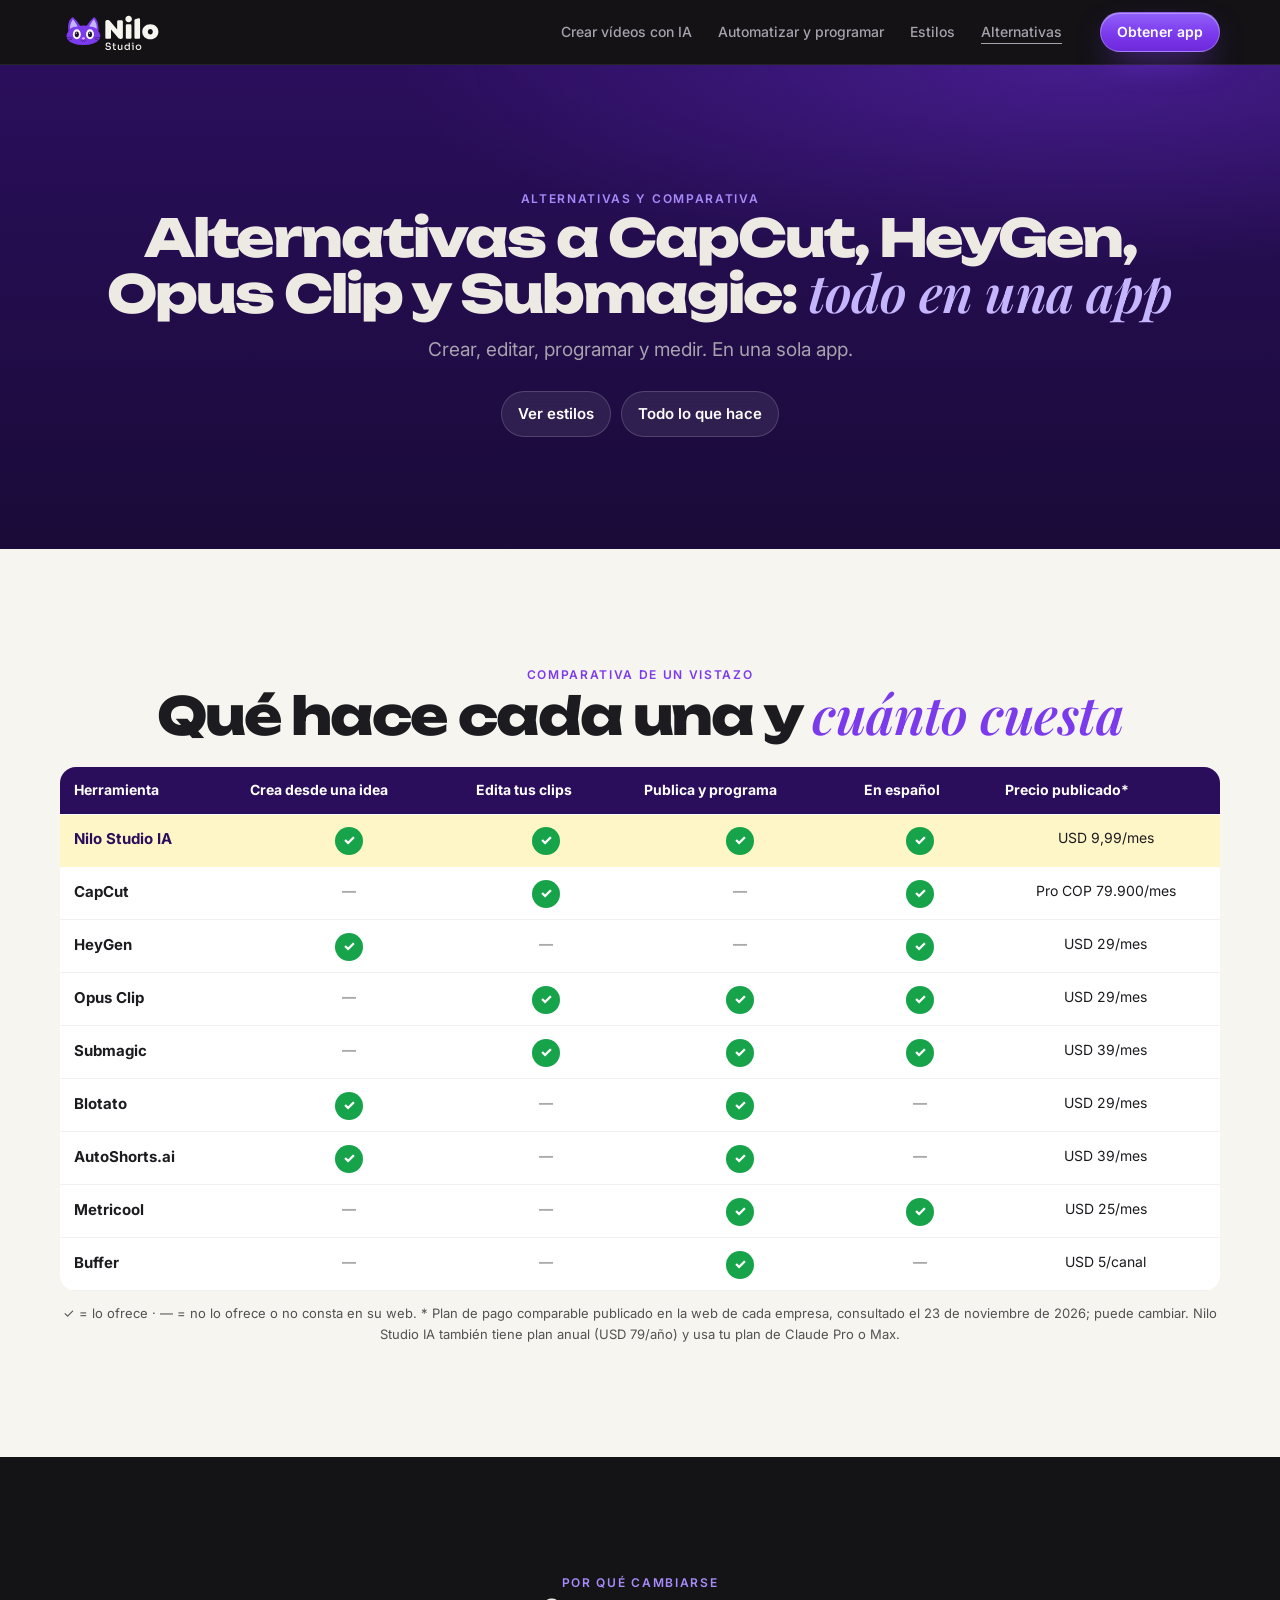
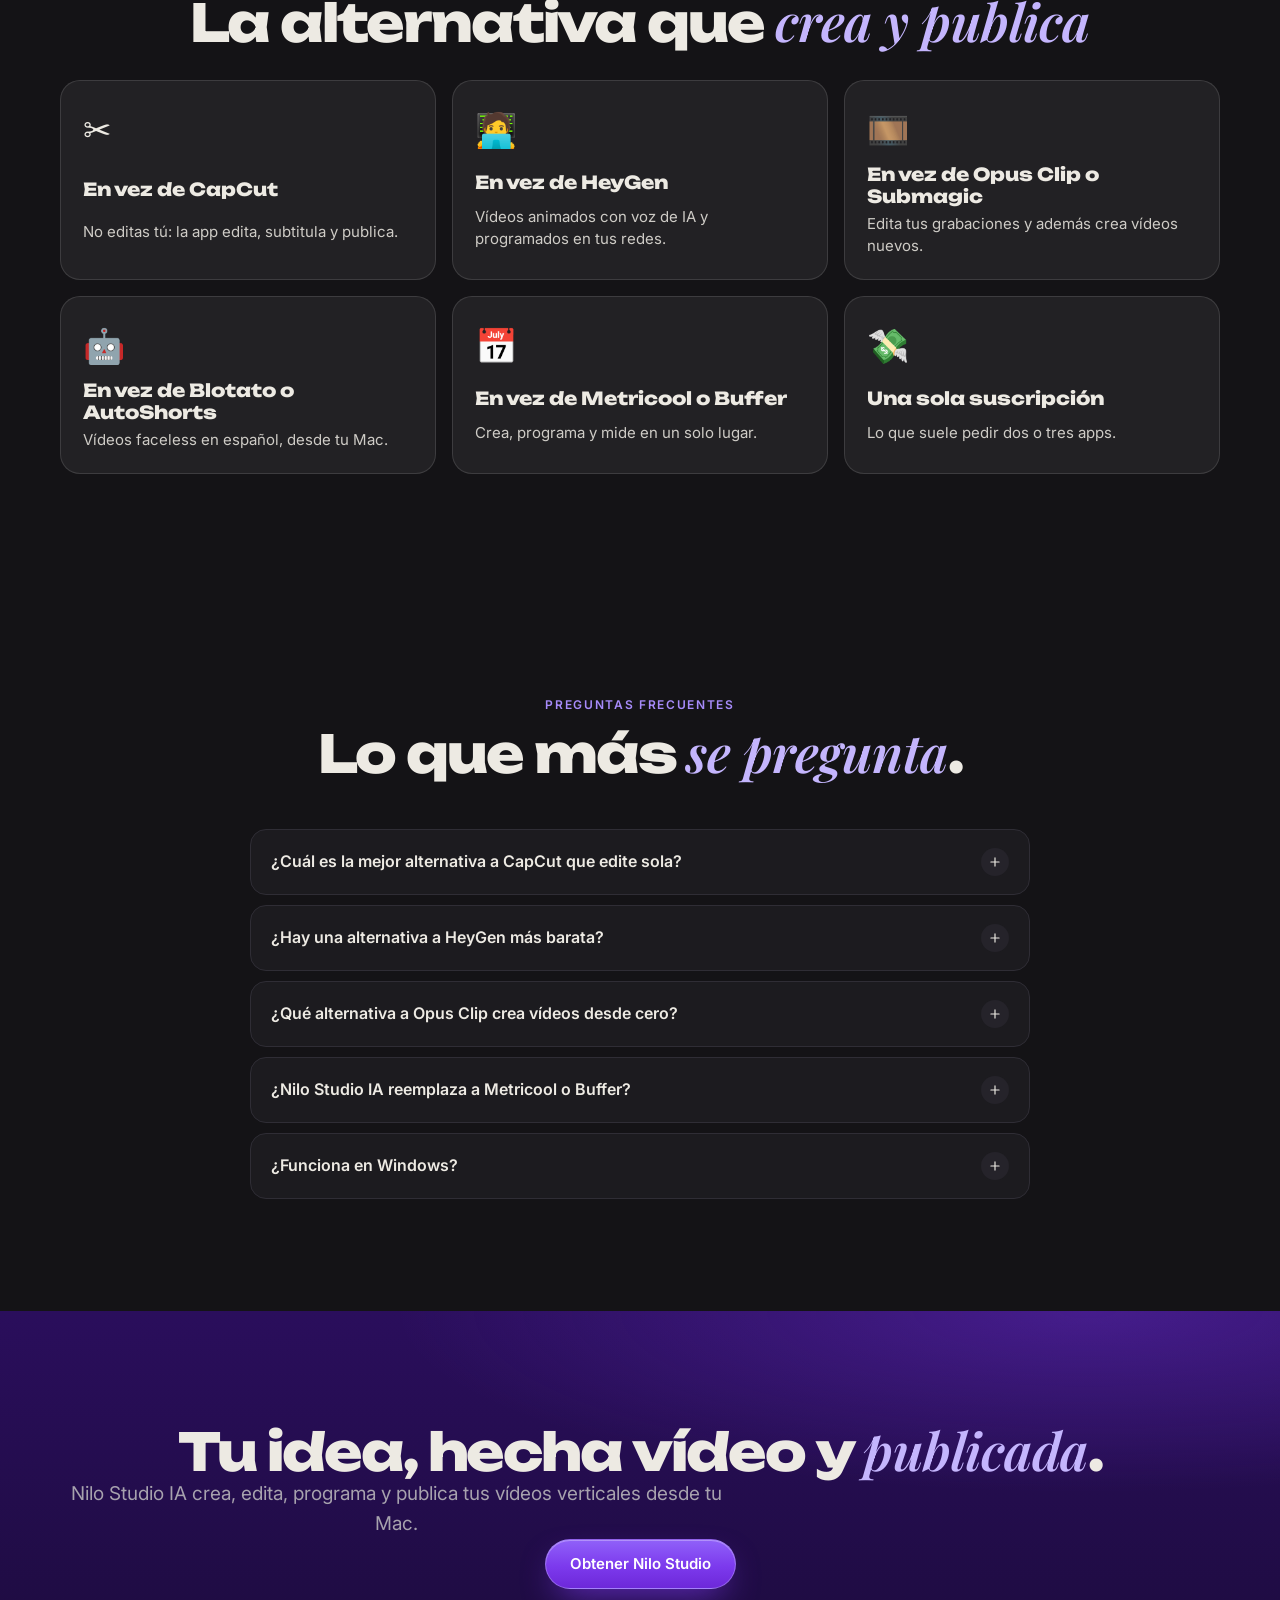
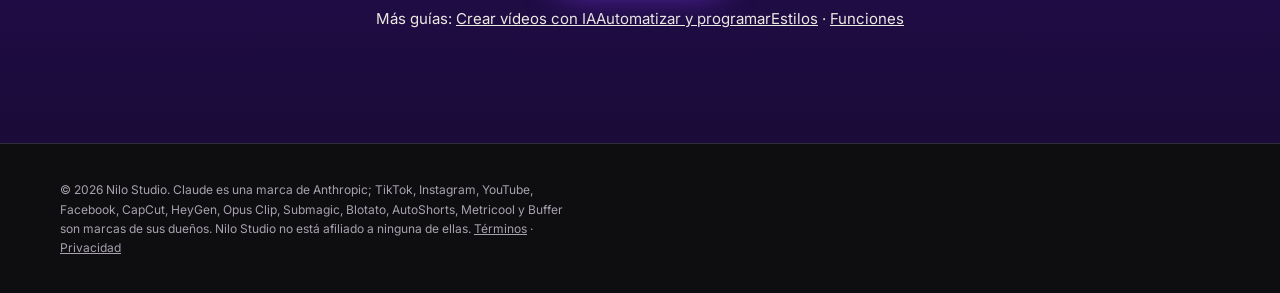
<file: alternativas.html>
<!doctype html>
<html lang="es">
<head>
<meta charset="utf-8">
<meta name="viewport" content="width=device-width, initial-scale=1, viewport-fit=cover">
<title>Alternativas a CapCut, HeyGen, Opus Clip y Submagic más baratas · Nilo Studio IA</title>
<meta name="description" content="Comparativa de alternativas para crear y automatizar vídeos con IA: CapCut, HeyGen, Opus Clip, Submagic, Blotato, AutoShorts, Metricool y Buffer frente a Nilo Studio IA, con precios publicados.">
<meta name="robots" content="index, follow, max-image-preview:large">
<meta name="theme-color" content="#2A0E5C">
<link rel="canonical" href="https://danerrq.github.io/alternativas.html">
<meta property="og:type" content="article">
<meta property="og:locale" content="es_ES">
<meta property="og:site_name" content="Nilo Studio IA">
<meta property="og:title" content="Alternativas a CapCut, HeyGen, Opus Clip y Submagic más baratas · Nilo Studio IA">
<meta property="og:description" content="Comparativa de alternativas para crear y automatizar vídeos con IA: CapCut, HeyGen, Opus Clip, Submagic, Blotato, AutoShorts, Metricool y Buffer frente a Nilo Studio IA, con precios publicados.">
<meta property="og:url" content="https://danerrq.github.io/alternativas.html">
<meta property="og:image" content="https://danerrq.github.io/assets/marca/og.jpg?v=2">
<meta name="twitter:card" content="summary_large_image">
<link rel="icon" href="assets/marca/simbolo.svg" type="image/svg+xml">
<link rel="preconnect" href="https://fonts.googleapis.com">
<link rel="preconnect" href="https://fonts.gstatic.com" crossorigin>
<link rel="stylesheet" href="https://fonts.googleapis.com/css2?family=Inter:wght@400;500;600;700&family=Playfair+Display:ital,wght@1,600&family=Unbounded:wght@700;800&display=swap">
<link rel="stylesheet" href="assets/css/web.css?v=20261126b">
<link rel="stylesheet" href="assets/css/funciones.css?v=20261126a">
<link rel="stylesheet" href="assets/css/guias.css?v=20261126d">
<script type="application/ld+json">[{"@context": "https://schema.org", "@type": "WebPage", "name": "Alternativas a CapCut, HeyGen, Opus Clip y Submagic más baratas · Nilo Studio IA", "description": "Comparativa de alternativas para crear y automatizar vídeos con IA: CapCut, HeyGen, Opus Clip, Submagic, Blotato, AutoShorts, Metricool y Buffer frente a Nilo Studio IA, con precios publicados.", "url": "https://danerrq.github.io/alternativas.html", "inLanguage": "es", "isPartOf": {"@type": "WebSite", "name": "Nilo Studio IA", "url": "https://danerrq.github.io/"}, "about": {"@type": "SoftwareApplication", "name": "Nilo Studio IA", "operatingSystem": "macOS", "applicationCategory": "MultimediaApplication"}}, {"@context": "https://schema.org", "@type": "BreadcrumbList", "itemListElement": [{"@type": "ListItem", "position": 1, "name": "Nilo Studio IA", "item": "https://danerrq.github.io/"}, {"@type": "ListItem", "position": 2, "name": "Alternativas a CapCut, HeyGen, Opus Clip y Submagic", "item": "https://danerrq.github.io/alternativas.html"}]}, {"@context": "https://schema.org", "@type": "FAQPage", "mainEntity": [{"@type": "Question", "name": "¿Cuál es la mejor alternativa a CapCut que edite sola?", "acceptedAnswer": {"@type": "Answer", "text": "Nilo Studio IA: subes tus clips o escribes una idea y la app edita, subtitula y publica por ti, sin montar el vídeo a mano."}}, {"@type": "Question", "name": "¿Hay una alternativa a HeyGen más barata?", "acceptedAnswer": {"@type": "Answer", "text": "Si lo que necesitas son vídeos para redes sin grabarte, Nilo Studio IA crea vídeos animados con voz de IA desde USD 9,99 al mes y además los programa en TikTok, Instagram, Facebook y YouTube."}}, {"@type": "Question", "name": "¿Qué alternativa a Opus Clip crea vídeos desde cero?", "acceptedAnswer": {"@type": "Answer", "text": "Nilo Studio IA crea vídeos completos desde una idea y también edita tus grabaciones con Nilo Cut."}}, {"@type": "Question", "name": "¿Nilo Studio IA reemplaza a Metricool o Buffer?", "acceptedAnswer": {"@type": "Answer", "text": "Para vídeos verticales, sí: programa en las cuatro redes y muestra métricas. Si gestionas muchos otros formatos o marcas, puedes combinarlos."}}, {"@type": "Question", "name": "¿Funciona en Windows?", "acceptedAnswer": {"@type": "Answer", "text": "Por ahora Nilo Studio IA es solo para Mac (macOS 12 o superior)."}}]}]</script>
</head>
<body class="fn guia">
<a class="saltar" href="#contenido">Saltar al contenido</a>
<svg width="0" height="0" style="position:absolute" aria-hidden="true">
  <symbol id="i-flecha" viewBox="0 0 24 24"><path d="M5 12h14m-6-6 6 6-6 6" fill="none" stroke="currentColor" stroke-width="2" stroke-linecap="round" stroke-linejoin="round"/></symbol>
  <symbol id="i-mas" viewBox="0 0 24 24"><path d="M12 5v14M5 12h14" fill="none" stroke="currentColor" stroke-width="2" stroke-linecap="round"/></symbol>
</svg>
<header class="barra">
  <div class="envoltura">
    <a class="logo" href="./" aria-label="Nilo Studio, inicio"><img src="assets/marca/horizontal-fondo-oscuro.svg" alt="Nilo Studio IA" width="355" height="131"></a>
    <nav aria-label="Guías"><a href="crear-videos-con-ia.html">Crear vídeos con IA</a><a href="automatizar-videos.html">Automatizar y programar</a><a href="estilos-de-video-con-ia.html">Estilos</a><a href="alternativas.html" aria-current=page>Alternativas</a></nav>
    <a class="btn comprar" href="./#precio">Obtener app</a>
  </div>
</header>
<main id="contenido">
<section class="banda morado fn-hero">
  <div class="envoltura centro">
    <span class="antetitulo">Alternativas y comparativa</span>
    <h1 class="h2">Alternativas a CapCut, HeyGen, Opus Clip y Submagic: <span class="clave">todo en una app</span></h1>
    <p class="bajada">Crear, editar, programar y medir. En una sola app.</p>
    <div class="fn-chips"><a href="estilos-de-video-con-ia.html">Ver estilos</a><a href="funciones.html">Todo lo que hace</a></div>
  </div>
</section>
<section class="banda marfil aparece"><div class="envoltura centro"><span class="antetitulo">Comparativa de un vistazo</span><h2 class="h2">Qué hace cada una y <span class="clave">cuánto cuesta</span></h2><div class="guia-tabla gv-matriz"><table><thead><tr><th scope="col">Herramienta</th><th scope="col">Crea desde una idea</th><th scope="col">Edita tus clips</th><th scope="col">Publica y programa</th><th scope="col">En español</th><th scope="col">Precio publicado*</th></tr></thead><tbody><tr class=nilo><th scope="row">Nilo Studio IA</th><td><span class="si">✓</span></td><td><span class="si">✓</span></td><td><span class="si">✓</span></td><td><span class="si">✓</span></td><td>USD 9,99/mes</td></tr><tr><th scope="row">CapCut</th><td><span class="no">—</span></td><td><span class="si">✓</span></td><td><span class="no">—</span></td><td><span class="si">✓</span></td><td>Pro COP 79.900/mes</td></tr><tr><th scope="row">HeyGen</th><td><span class="si">✓</span></td><td><span class="no">—</span></td><td><span class="no">—</span></td><td><span class="si">✓</span></td><td>USD 29/mes</td></tr><tr><th scope="row">Opus Clip</th><td><span class="no">—</span></td><td><span class="si">✓</span></td><td><span class="si">✓</span></td><td><span class="si">✓</span></td><td>USD 29/mes</td></tr><tr><th scope="row">Submagic</th><td><span class="no">—</span></td><td><span class="si">✓</span></td><td><span class="si">✓</span></td><td><span class="si">✓</span></td><td>USD 39/mes</td></tr><tr><th scope="row">Blotato</th><td><span class="si">✓</span></td><td><span class="no">—</span></td><td><span class="si">✓</span></td><td><span class="no">—</span></td><td>USD 29/mes</td></tr><tr><th scope="row">AutoShorts.ai</th><td><span class="si">✓</span></td><td><span class="no">—</span></td><td><span class="si">✓</span></td><td><span class="no">—</span></td><td>USD 39/mes</td></tr><tr><th scope="row">Metricool</th><td><span class="no">—</span></td><td><span class="no">—</span></td><td><span class="si">✓</span></td><td><span class="si">✓</span></td><td>USD 25/mes</td></tr><tr><th scope="row">Buffer</th><td><span class="no">—</span></td><td><span class="no">—</span></td><td><span class="si">✓</span></td><td><span class="no">—</span></td><td>USD 5/canal</td></tr></tbody></table></div><p class="nota">✓ = lo ofrece · — = no lo ofrece o no consta en su web. * Plan de pago comparable publicado en la web de cada empresa, consultado el 23 de noviembre de 2026; puede cambiar. Nilo Studio IA también tiene plan anual (USD 79/año) y usa tu plan de Claude Pro o Max.</p></div></section><section class="banda grafito aparece"><div class="envoltura centro"><span class="antetitulo">Por qué cambiarse</span><h2 class="h2">La alternativa que <span class="clave">crea y publica</span></h2><div class="gv-tarjetas "><div class="gv-tarjeta" style="--i:0"><span class="gv-ico">✂️</span><b>En vez de CapCut</b><span>No editas tú: la app edita, subtitula y publica.</span></div><div class="gv-tarjeta" style="--i:1"><span class="gv-ico">🧑‍💻</span><b>En vez de HeyGen</b><span>Vídeos animados con voz de IA y programados en tus redes.</span></div><div class="gv-tarjeta" style="--i:2"><span class="gv-ico">🎞️</span><b>En vez de Opus Clip o Submagic</b><span>Edita tus grabaciones y además crea vídeos nuevos.</span></div><div class="gv-tarjeta" style="--i:3"><span class="gv-ico">🤖</span><b>En vez de Blotato o AutoShorts</b><span>Vídeos faceless en español, desde tu Mac.</span></div><div class="gv-tarjeta" style="--i:4"><span class="gv-ico">📅</span><b>En vez de Metricool o Buffer</b><span>Crea, programa y mide en un solo lugar.</span></div><div class="gv-tarjeta" style="--i:5"><span class="gv-ico">💸</span><b>Una sola suscripción</b><span>Lo que suele pedir dos o tres apps.</span></div></div></div></section>
<section class="banda grafito" id="preguntas">
  <div class="envoltura">
    <div class="cabeza centro"><span class="antetitulo">Preguntas frecuentes</span><h2 class="h2">Lo que más <span class="clave">se pregunta</span>.</h2></div>
    <div class="faq"><details><summary>¿Cuál es la mejor alternativa a CapCut que edite sola?<span class="mas"><svg aria-hidden="true"><use href="#i-mas"/></svg></span></summary><div class="resp"><p>Nilo Studio IA: subes tus clips o escribes una idea y la app edita, subtitula y publica por ti, sin montar el vídeo a mano.</p></div></details><details><summary>¿Hay una alternativa a HeyGen más barata?<span class="mas"><svg aria-hidden="true"><use href="#i-mas"/></svg></span></summary><div class="resp"><p>Si lo que necesitas son vídeos para redes sin grabarte, Nilo Studio IA crea vídeos animados con voz de IA desde USD 9,99 al mes y además los programa en TikTok, Instagram, Facebook y YouTube.</p></div></details><details><summary>¿Qué alternativa a Opus Clip crea vídeos desde cero?<span class="mas"><svg aria-hidden="true"><use href="#i-mas"/></svg></span></summary><div class="resp"><p>Nilo Studio IA crea vídeos completos desde una idea y también edita tus grabaciones con Nilo Cut.</p></div></details><details><summary>¿Nilo Studio IA reemplaza a Metricool o Buffer?<span class="mas"><svg aria-hidden="true"><use href="#i-mas"/></svg></span></summary><div class="resp"><p>Para vídeos verticales, sí: programa en las cuatro redes y muestra métricas. Si gestionas muchos otros formatos o marcas, puedes combinarlos.</p></div></details><details><summary>¿Funciona en Windows?<span class="mas"><svg aria-hidden="true"><use href="#i-mas"/></svg></span></summary><div class="resp"><p>Por ahora Nilo Studio IA es solo para Mac (macOS 12 o superior).</p></div></details></div>
  </div>
</section>
<section class="banda morado">
  <div class="envoltura centro">
    <h2 class="h2">Tu idea, hecha vídeo y <span class="clave">publicada</span>.</h2>
    <p class="bajada">Nilo Studio IA crea, edita, programa y publica tus vídeos verticales desde tu Mac.</p>
    <p><a class="btn comprar" href="./#precio">Obtener Nilo Studio</a></p>
    <p class="guia-otras">Más guías: <a href="crear-videos-con-ia.html">Crear vídeos con IA</a><a href="automatizar-videos.html">Automatizar y programar</a><a href="estilos-de-video-con-ia.html">Estilos</a> · <a href="funciones.html">Funciones</a></p>
  </div>
</section>
</main>
<footer class="pie"><div class="envoltura"><p class="legal">© 2026 Nilo Studio. Claude es una marca de Anthropic; TikTok, Instagram, YouTube, Facebook, CapCut, HeyGen, Opus Clip, Submagic, Blotato, AutoShorts, Metricool y Buffer son marcas de sus dueños. Nilo Studio no está afiliado a ninguna de ellas. <a href="terminos.html">Términos</a> · <a href="privacidad.html">Privacidad</a></p></div></footer>
<script>
// aparece al hacer scroll (y nada se mueve si la persona prefiere menos movimiento)
if (!matchMedia('(prefers-reduced-motion: reduce)').matches && 'IntersectionObserver' in window) {
  const io = new IntersectionObserver(es => es.forEach(e => { if (e.isIntersecting) { e.target.classList.add('visto'); io.unobserve(e.target); } }), { threshold: .15 });
  document.querySelectorAll('.aparece').forEach(x => io.observe(x));
} else document.querySelectorAll('.aparece').forEach(x => x.classList.add('visto'));
</script>
</body>
</html>
</file>
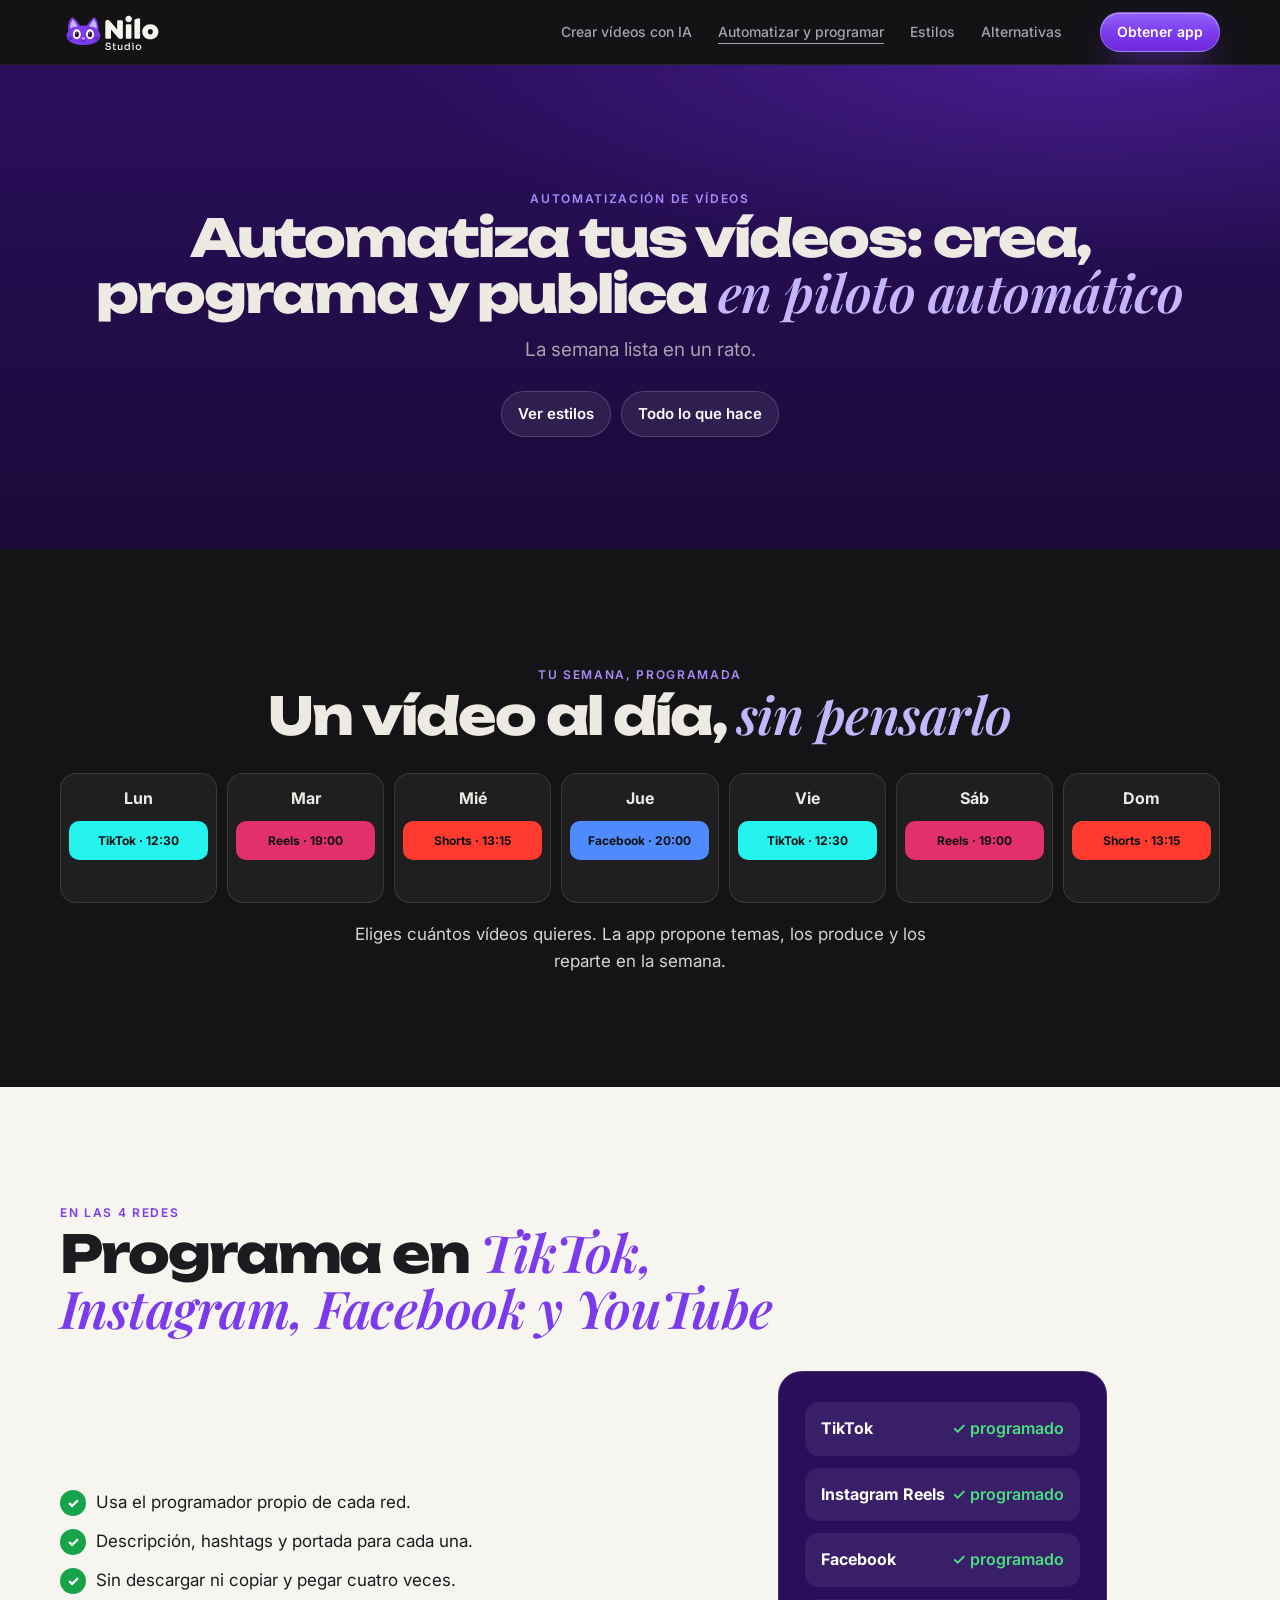
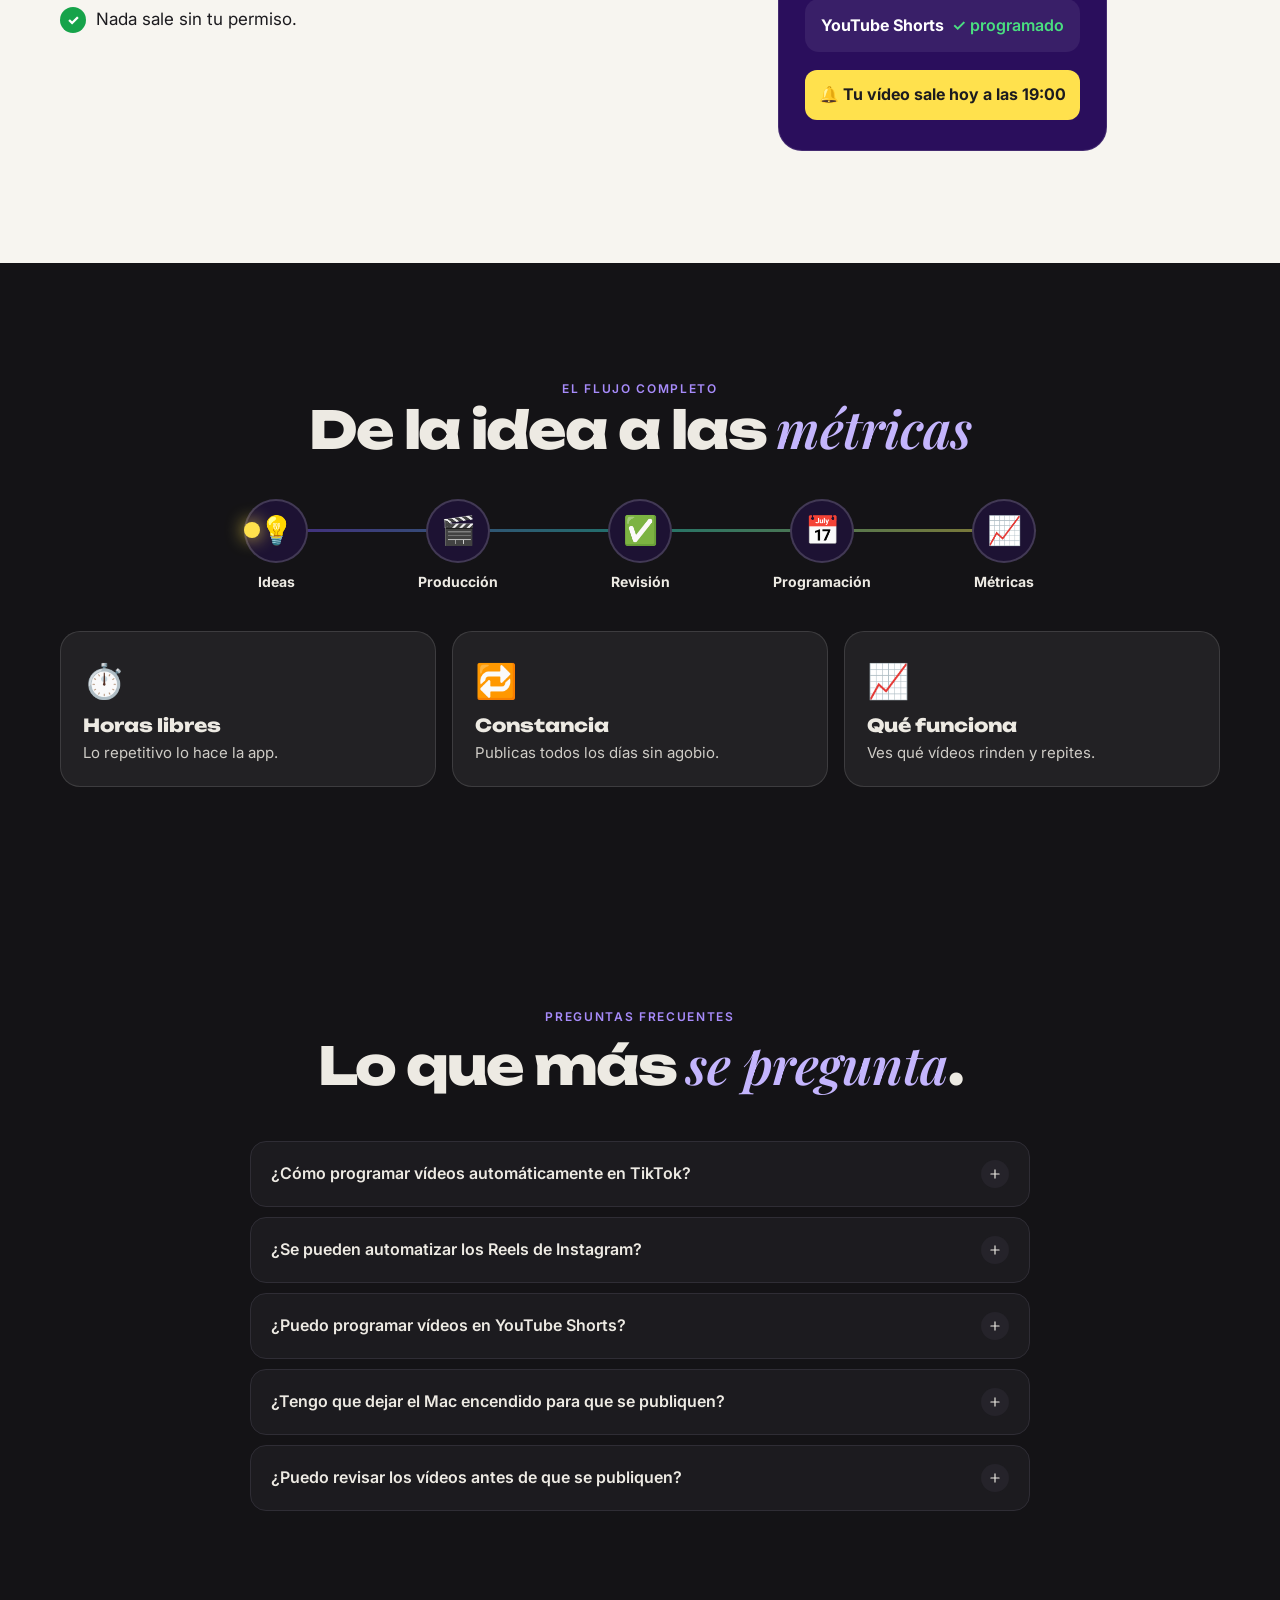
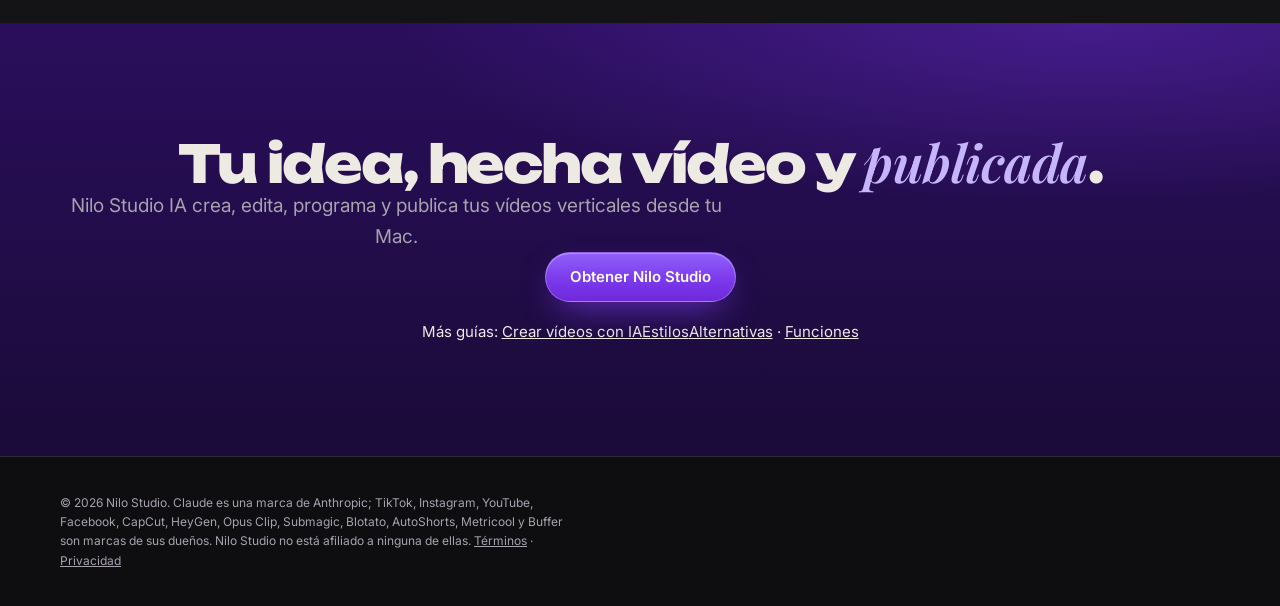
<file: automatizar-videos.html>
<!doctype html>
<html lang="es">
<head>
<meta charset="utf-8">
<meta name="viewport" content="width=device-width, initial-scale=1, viewport-fit=cover">
<title>Automatizar vídeos y programar publicaciones en TikTok, Instagram y YouTube · Nilo Studio IA</title>
<meta name="description" content="Automatiza la creación de vídeos con IA y programa publicaciones automáticas en TikTok, Instagram, Facebook y YouTube con Nilo Studio IA: plan semanal, publicación sin copiar y pegar y métricas en un solo lugar.">
<meta name="robots" content="index, follow, max-image-preview:large">
<meta name="theme-color" content="#2A0E5C">
<link rel="canonical" href="https://danerrq.github.io/automatizar-videos.html">
<meta property="og:type" content="article">
<meta property="og:locale" content="es_ES">
<meta property="og:site_name" content="Nilo Studio IA">
<meta property="og:title" content="Automatizar vídeos y programar publicaciones en TikTok, Instagram y YouTube · Nilo Studio IA">
<meta property="og:description" content="Automatiza la creación de vídeos con IA y programa publicaciones automáticas en TikTok, Instagram, Facebook y YouTube con Nilo Studio IA: plan semanal, publicación sin copiar y pegar y métricas en un solo lugar.">
<meta property="og:url" content="https://danerrq.github.io/automatizar-videos.html">
<meta property="og:image" content="https://danerrq.github.io/assets/marca/og.jpg?v=2">
<meta name="twitter:card" content="summary_large_image">
<link rel="icon" href="assets/marca/simbolo.svg" type="image/svg+xml">
<link rel="preconnect" href="https://fonts.googleapis.com">
<link rel="preconnect" href="https://fonts.gstatic.com" crossorigin>
<link rel="stylesheet" href="https://fonts.googleapis.com/css2?family=Inter:wght@400;500;600;700&family=Playfair+Display:ital,wght@1,600&family=Unbounded:wght@700;800&display=swap">
<link rel="stylesheet" href="assets/css/web.css?v=20261126b">
<link rel="stylesheet" href="assets/css/funciones.css?v=20261126a">
<link rel="stylesheet" href="assets/css/guias.css?v=20261126d">
<script type="application/ld+json">[{"@context": "https://schema.org", "@type": "WebPage", "name": "Automatizar vídeos y programar publicaciones en TikTok, Instagram y YouTube · Nilo Studio IA", "description": "Automatiza la creación de vídeos con IA y programa publicaciones automáticas en TikTok, Instagram, Facebook y YouTube con Nilo Studio IA: plan semanal, publicación sin copiar y pegar y métricas en un solo lugar.", "url": "https://danerrq.github.io/automatizar-videos.html", "inLanguage": "es", "isPartOf": {"@type": "WebSite", "name": "Nilo Studio IA", "url": "https://danerrq.github.io/"}, "about": {"@type": "SoftwareApplication", "name": "Nilo Studio IA", "operatingSystem": "macOS", "applicationCategory": "MultimediaApplication"}}, {"@context": "https://schema.org", "@type": "BreadcrumbList", "itemListElement": [{"@type": "ListItem", "position": 1, "name": "Nilo Studio IA", "item": "https://danerrq.github.io/"}, {"@type": "ListItem", "position": 2, "name": "Automatiza tus vídeos", "item": "https://danerrq.github.io/automatizar-videos.html"}]}, {"@context": "https://schema.org", "@type": "FAQPage", "mainEntity": [{"@type": "Question", "name": "¿Cómo programar vídeos automáticamente en TikTok?", "acceptedAnswer": {"@type": "Answer", "text": "Conecta tu cuenta de TikTok en Nilo Studio IA, elige la fecha y la hora y la app deja el vídeo programado con su descripción y portada."}}, {"@type": "Question", "name": "¿Se pueden automatizar los Reels de Instagram?", "acceptedAnswer": {"@type": "Answer", "text": "Sí. Nilo Studio IA crea el Reel y lo publica o programa en Instagram y Facebook desde Meta Business Suite, sin que tengas que subirlo a mano."}}, {"@type": "Question", "name": "¿Puedo programar vídeos en YouTube Shorts?", "acceptedAnswer": {"@type": "Answer", "text": "Sí. La app sube el Short a YouTube Studio con título, descripción y la hora de publicación que elijas."}}, {"@type": "Question", "name": "¿Tengo que dejar el Mac encendido para que se publiquen?", "acceptedAnswer": {"@type": "Answer", "text": "No para los vídeos programados: quedan guardados en el programador de cada red y salen a su hora."}}, {"@type": "Question", "name": "¿Puedo revisar los vídeos antes de que se publiquen?", "acceptedAnswer": {"@type": "Answer", "text": "Sí. Puedes revisar y cambiar cada vídeo antes de programarlo; nada se publica sin tu permiso."}}]}]</script>
</head>
<body class="fn guia">
<a class="saltar" href="#contenido">Saltar al contenido</a>
<svg width="0" height="0" style="position:absolute" aria-hidden="true">
  <symbol id="i-flecha" viewBox="0 0 24 24"><path d="M5 12h14m-6-6 6 6-6 6" fill="none" stroke="currentColor" stroke-width="2" stroke-linecap="round" stroke-linejoin="round"/></symbol>
  <symbol id="i-mas" viewBox="0 0 24 24"><path d="M12 5v14M5 12h14" fill="none" stroke="currentColor" stroke-width="2" stroke-linecap="round"/></symbol>
</svg>
<header class="barra">
  <div class="envoltura">
    <a class="logo" href="./" aria-label="Nilo Studio, inicio"><img src="assets/marca/horizontal-fondo-oscuro.svg" alt="Nilo Studio IA" width="355" height="131"></a>
    <nav aria-label="Guías"><a href="crear-videos-con-ia.html">Crear vídeos con IA</a><a href="automatizar-videos.html" aria-current=page>Automatizar y programar</a><a href="estilos-de-video-con-ia.html">Estilos</a><a href="alternativas.html">Alternativas</a></nav>
    <a class="btn comprar" href="./#precio">Obtener app</a>
  </div>
</header>
<main id="contenido">
<section class="banda morado fn-hero">
  <div class="envoltura centro">
    <span class="antetitulo">Automatización de vídeos</span>
    <h1 class="h2">Automatiza tus vídeos: crea, programa y publica <span class="clave">en piloto automático</span></h1>
    <p class="bajada">La semana lista en un rato.</p>
    <div class="fn-chips"><a href="estilos-de-video-con-ia.html">Ver estilos</a><a href="funciones.html">Todo lo que hace</a></div>
  </div>
</section>
<section class="banda grafito aparece"><div class="envoltura centro"><span class="antetitulo">Tu semana, programada</span><h2 class="h2">Un vídeo al día, <span class="clave">sin pensarlo</span></h2><div class="gv-calendario" aria-hidden="true"><div class="gv-dia"><span>Lun</span><i class="gv-video" style="--i:0;--c:#25F4EE">TikTok · 12:30</i></div><div class="gv-dia"><span>Mar</span><i class="gv-video" style="--i:1;--c:#E1306C">Reels · 19:00</i></div><div class="gv-dia"><span>Mié</span><i class="gv-video" style="--i:2;--c:#FF3B30">Shorts · 13:15</i></div><div class="gv-dia"><span>Jue</span><i class="gv-video" style="--i:3;--c:#4F8BFF">Facebook · 20:00</i></div><div class="gv-dia"><span>Vie</span><i class="gv-video" style="--i:4;--c:#25F4EE">TikTok · 12:30</i></div><div class="gv-dia"><span>Sáb</span><i class="gv-video" style="--i:5;--c:#E1306C">Reels · 19:00</i></div><div class="gv-dia"><span>Dom</span><i class="gv-video" style="--i:6;--c:#FF3B30">Shorts · 13:15</i></div></div><p class="gv-mini">Eliges cuántos vídeos quieres. La app propone temas, los produce y los reparte en la semana.</p></div></section><section class="banda marfil aparece"><div class="envoltura"><span class="antetitulo">En las 4 redes</span><h2 class="h2">Programa en <span class="clave">TikTok, Instagram, Facebook y YouTube</span></h2><div class="fn-dos gv-dos"><div class="gv-texto"><ul class="gv-checks"><li>Usa el programador propio de cada red.</li><li>Descripción, hashtags y portada para cada una.</li><li>Sin descargar ni copiar y pegar cuatro veces.</li><li>Nada sale sin tu permiso.</li></ul></div><div class="gv-visual"><div class="fn-redes gv-redes"><span>TikTok <i>✓ programado</i></span><span>Instagram Reels <i>✓ programado</i></span><span>Facebook <i>✓ programado</i></span><span>YouTube Shorts <i>✓ programado</i></span><span class="fn-alerta">🔔 Tu vídeo sale hoy a las 19:00</span></div></div></div></div></section><section class="banda grafito aparece"><div class="envoltura centro"><span class="antetitulo">El flujo completo</span><h2 class="h2">De la idea a las <span class="clave">métricas</span></h2><div class="gv-flujo" aria-hidden="true"><i class="gv-punto"></i><div class="gv-paso" style="--i:0"><span>💡</span><b>Ideas</b></div><div class="gv-paso" style="--i:1"><span>🎬</span><b>Producción</b></div><div class="gv-paso" style="--i:2"><span>✅</span><b>Revisión</b></div><div class="gv-paso" style="--i:3"><span>📅</span><b>Programación</b></div><div class="gv-paso" style="--i:4"><span>📈</span><b>Métricas</b></div></div><div class="gv-tarjetas tres"><div class="gv-tarjeta" style="--i:0"><span class="gv-ico">⏱️</span><b>Horas libres</b><span>Lo repetitivo lo hace la app.</span></div><div class="gv-tarjeta" style="--i:1"><span class="gv-ico">🔁</span><b>Constancia</b><span>Publicas todos los días sin agobio.</span></div><div class="gv-tarjeta" style="--i:2"><span class="gv-ico">📈</span><b>Qué funciona</b><span>Ves qué vídeos rinden y repites.</span></div></div></div></section>
<section class="banda grafito" id="preguntas">
  <div class="envoltura">
    <div class="cabeza centro"><span class="antetitulo">Preguntas frecuentes</span><h2 class="h2">Lo que más <span class="clave">se pregunta</span>.</h2></div>
    <div class="faq"><details><summary>¿Cómo programar vídeos automáticamente en TikTok?<span class="mas"><svg aria-hidden="true"><use href="#i-mas"/></svg></span></summary><div class="resp"><p>Conecta tu cuenta de TikTok en Nilo Studio IA, elige la fecha y la hora y la app deja el vídeo programado con su descripción y portada.</p></div></details><details><summary>¿Se pueden automatizar los Reels de Instagram?<span class="mas"><svg aria-hidden="true"><use href="#i-mas"/></svg></span></summary><div class="resp"><p>Sí. Nilo Studio IA crea el Reel y lo publica o programa en Instagram y Facebook desde Meta Business Suite, sin que tengas que subirlo a mano.</p></div></details><details><summary>¿Puedo programar vídeos en YouTube Shorts?<span class="mas"><svg aria-hidden="true"><use href="#i-mas"/></svg></span></summary><div class="resp"><p>Sí. La app sube el Short a YouTube Studio con título, descripción y la hora de publicación que elijas.</p></div></details><details><summary>¿Tengo que dejar el Mac encendido para que se publiquen?<span class="mas"><svg aria-hidden="true"><use href="#i-mas"/></svg></span></summary><div class="resp"><p>No para los vídeos programados: quedan guardados en el programador de cada red y salen a su hora.</p></div></details><details><summary>¿Puedo revisar los vídeos antes de que se publiquen?<span class="mas"><svg aria-hidden="true"><use href="#i-mas"/></svg></span></summary><div class="resp"><p>Sí. Puedes revisar y cambiar cada vídeo antes de programarlo; nada se publica sin tu permiso.</p></div></details></div>
  </div>
</section>
<section class="banda morado">
  <div class="envoltura centro">
    <h2 class="h2">Tu idea, hecha vídeo y <span class="clave">publicada</span>.</h2>
    <p class="bajada">Nilo Studio IA crea, edita, programa y publica tus vídeos verticales desde tu Mac.</p>
    <p><a class="btn comprar" href="./#precio">Obtener Nilo Studio</a></p>
    <p class="guia-otras">Más guías: <a href="crear-videos-con-ia.html">Crear vídeos con IA</a><a href="estilos-de-video-con-ia.html">Estilos</a><a href="alternativas.html">Alternativas</a> · <a href="funciones.html">Funciones</a></p>
  </div>
</section>
</main>
<footer class="pie"><div class="envoltura"><p class="legal">© 2026 Nilo Studio. Claude es una marca de Anthropic; TikTok, Instagram, YouTube, Facebook, CapCut, HeyGen, Opus Clip, Submagic, Blotato, AutoShorts, Metricool y Buffer son marcas de sus dueños. Nilo Studio no está afiliado a ninguna de ellas. <a href="terminos.html">Términos</a> · <a href="privacidad.html">Privacidad</a></p></div></footer>
<script>
// aparece al hacer scroll (y nada se mueve si la persona prefiere menos movimiento)
if (!matchMedia('(prefers-reduced-motion: reduce)').matches && 'IntersectionObserver' in window) {
  const io = new IntersectionObserver(es => es.forEach(e => { if (e.isIntersecting) { e.target.classList.add('visto'); io.unobserve(e.target); } }), { threshold: .15 });
  document.querySelectorAll('.aparece').forEach(x => io.observe(x));
} else document.querySelectorAll('.aparece').forEach(x => x.classList.add('visto'));
</script>
</body>
</html>
</file>
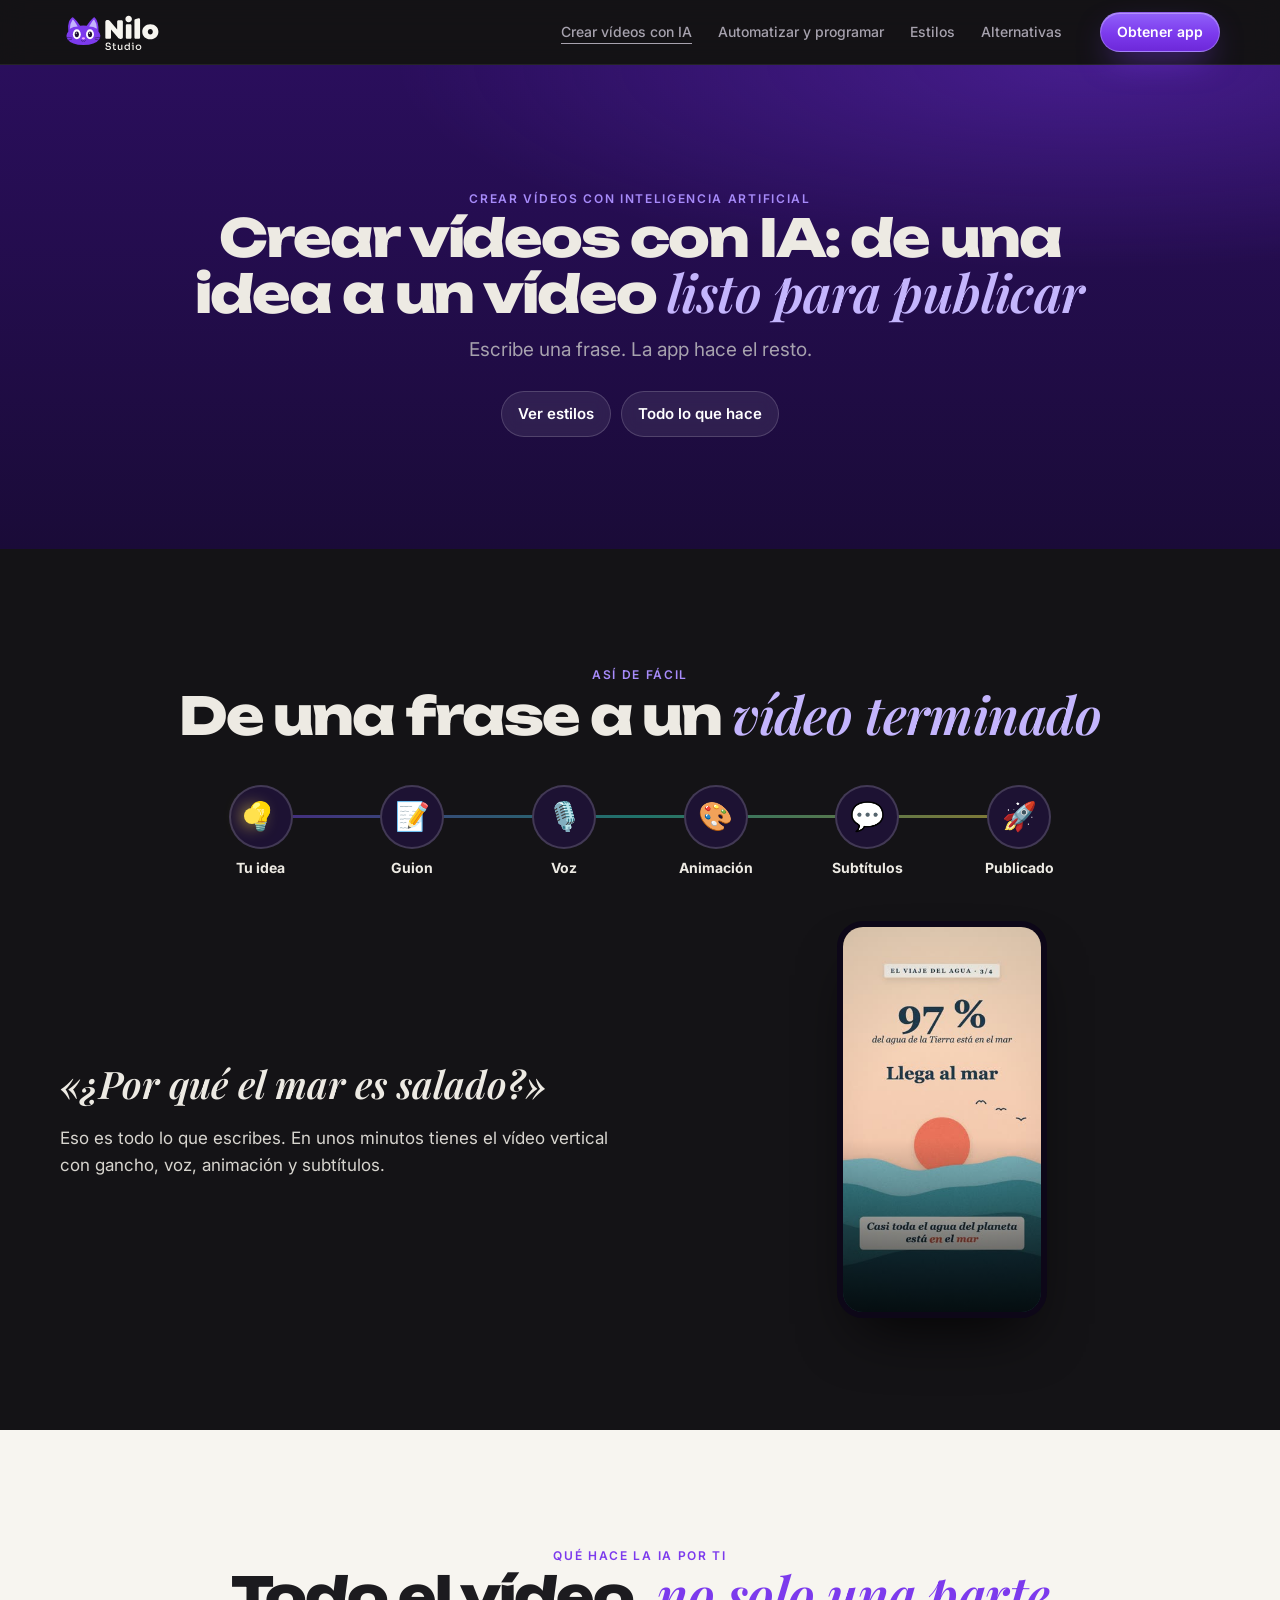
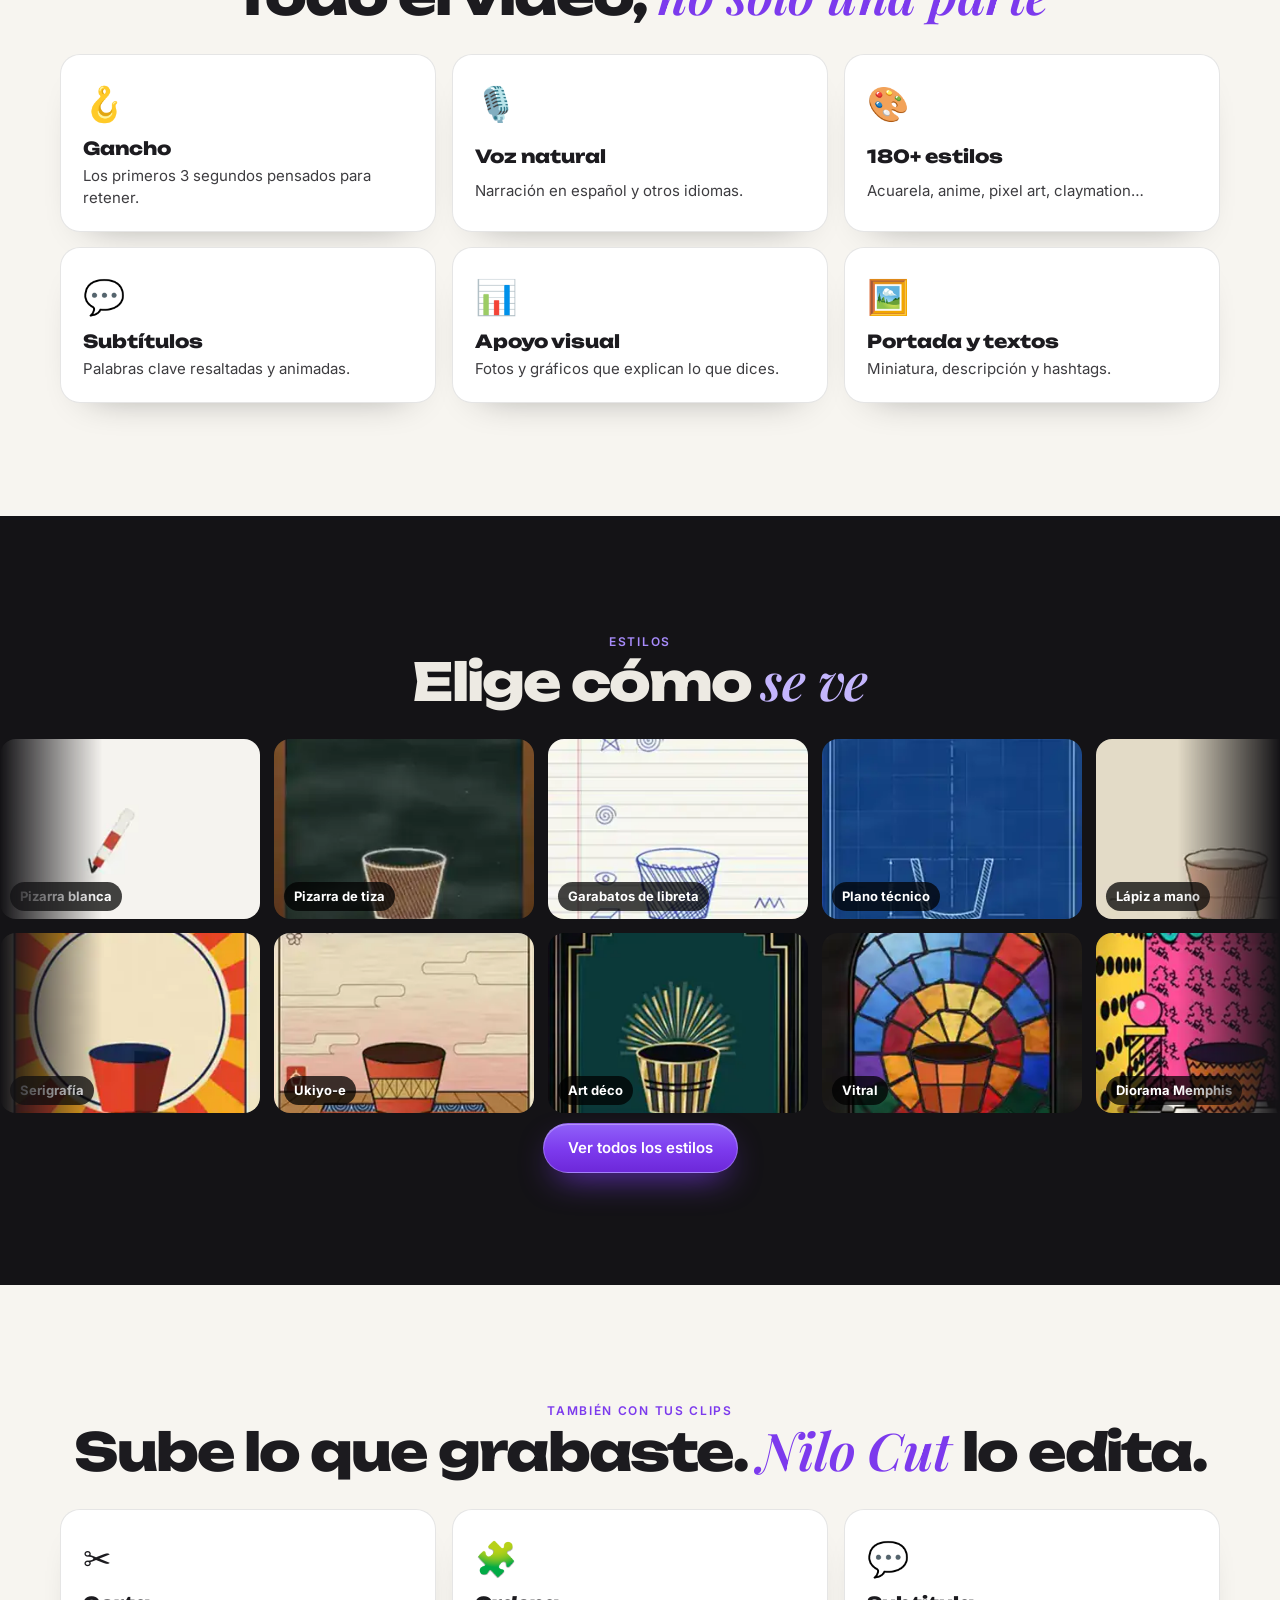
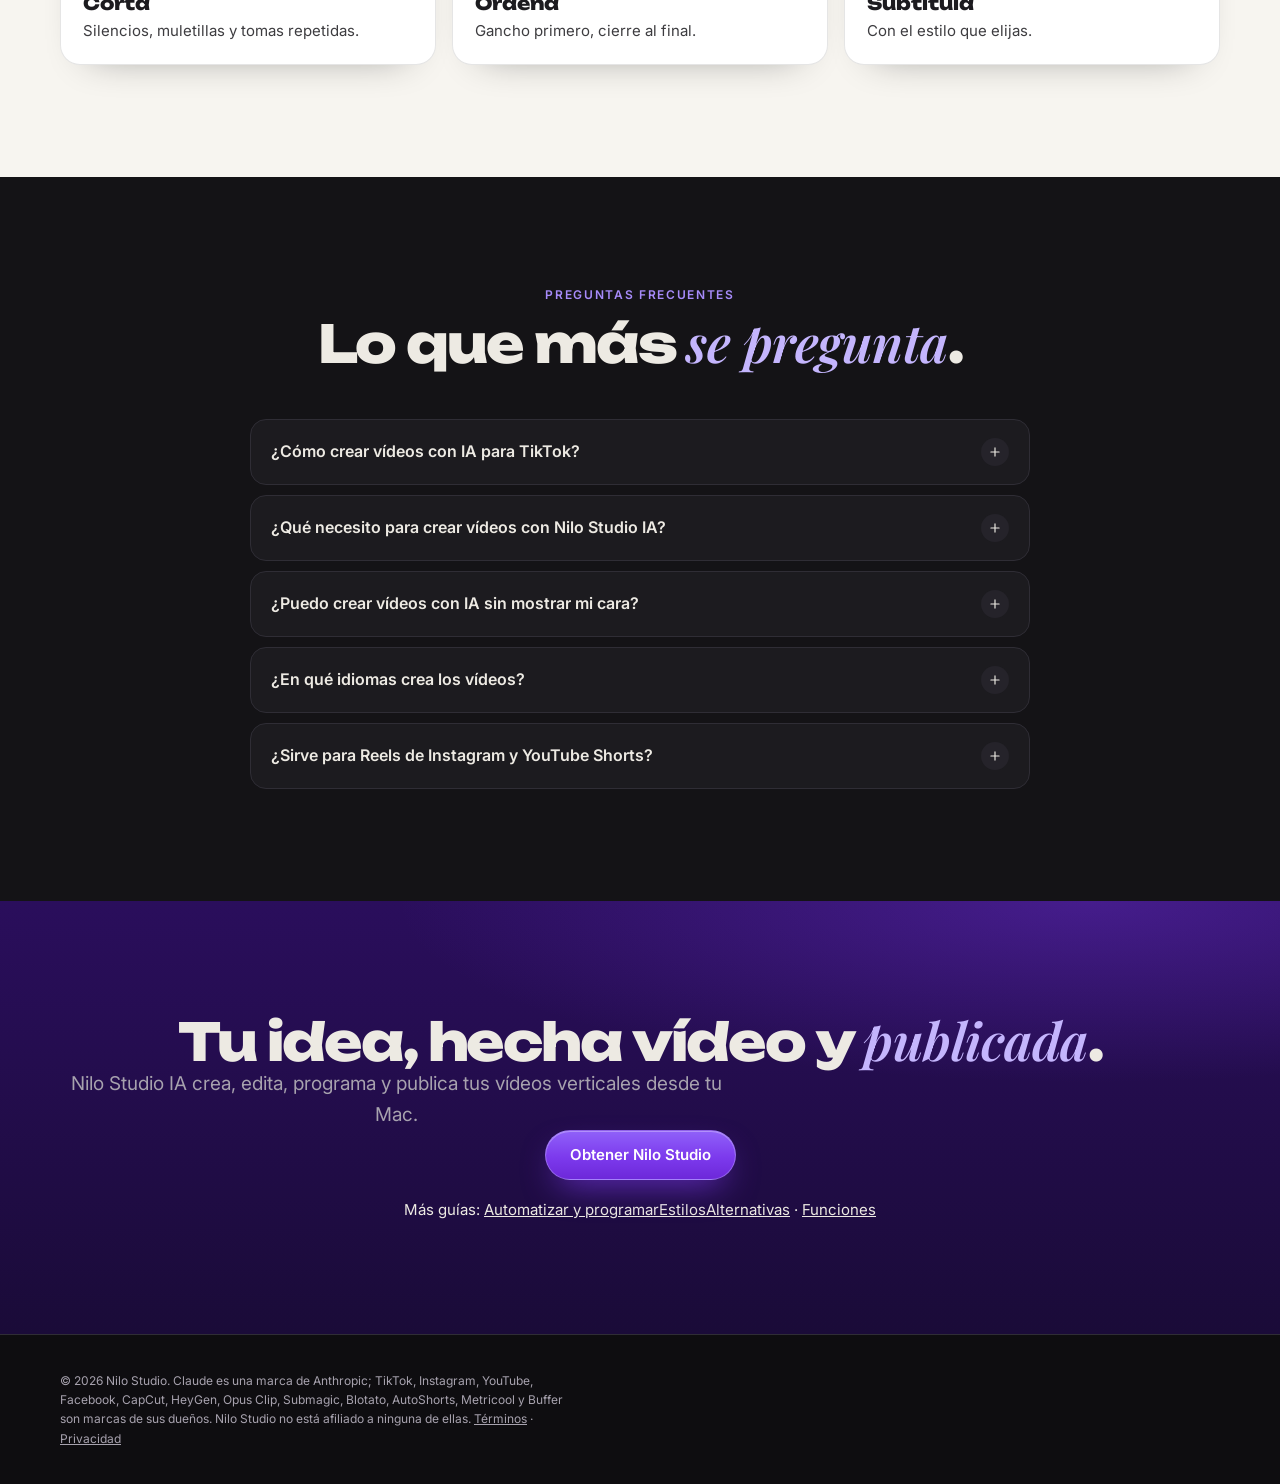
<file: crear-videos-con-ia.html>
<!doctype html>
<html lang="es">
<head>
<meta charset="utf-8">
<meta name="viewport" content="width=device-width, initial-scale=1, viewport-fit=cover">
<title>Crear vídeos con IA para TikTok, Reels y Shorts · Nilo Studio IA</title>
<meta name="description" content="Cómo crear vídeos con inteligencia artificial desde tu Mac: escribe una idea y Nilo Studio IA hace el guion, la voz, la animación, los subtítulos y la portada para TikTok, Reels y YouTube Shorts.">
<meta name="robots" content="index, follow, max-image-preview:large">
<meta name="theme-color" content="#2A0E5C">
<link rel="canonical" href="https://danerrq.github.io/crear-videos-con-ia.html">
<meta property="og:type" content="article">
<meta property="og:locale" content="es_ES">
<meta property="og:site_name" content="Nilo Studio IA">
<meta property="og:title" content="Crear vídeos con IA para TikTok, Reels y Shorts · Nilo Studio IA">
<meta property="og:description" content="Cómo crear vídeos con inteligencia artificial desde tu Mac: escribe una idea y Nilo Studio IA hace el guion, la voz, la animación, los subtítulos y la portada para TikTok, Reels y YouTube Shorts.">
<meta property="og:url" content="https://danerrq.github.io/crear-videos-con-ia.html">
<meta property="og:image" content="https://danerrq.github.io/assets/marca/og.jpg?v=2">
<meta name="twitter:card" content="summary_large_image">
<link rel="icon" href="assets/marca/simbolo.svg" type="image/svg+xml">
<link rel="preconnect" href="https://fonts.googleapis.com">
<link rel="preconnect" href="https://fonts.gstatic.com" crossorigin>
<link rel="stylesheet" href="https://fonts.googleapis.com/css2?family=Inter:wght@400;500;600;700&family=Playfair+Display:ital,wght@1,600&family=Unbounded:wght@700;800&display=swap">
<link rel="stylesheet" href="assets/css/web.css?v=20261126b">
<link rel="stylesheet" href="assets/css/funciones.css?v=20261126a">
<link rel="stylesheet" href="assets/css/guias.css?v=20261126d">
<script type="application/ld+json">[{"@context": "https://schema.org", "@type": "WebPage", "name": "Crear vídeos con IA para TikTok, Reels y Shorts · Nilo Studio IA", "description": "Cómo crear vídeos con inteligencia artificial desde tu Mac: escribe una idea y Nilo Studio IA hace el guion, la voz, la animación, los subtítulos y la portada para TikTok, Reels y YouTube Shorts.", "url": "https://danerrq.github.io/crear-videos-con-ia.html", "inLanguage": "es", "isPartOf": {"@type": "WebSite", "name": "Nilo Studio IA", "url": "https://danerrq.github.io/"}, "about": {"@type": "SoftwareApplication", "name": "Nilo Studio IA", "operatingSystem": "macOS", "applicationCategory": "MultimediaApplication"}}, {"@context": "https://schema.org", "@type": "BreadcrumbList", "itemListElement": [{"@type": "ListItem", "position": 1, "name": "Nilo Studio IA", "item": "https://danerrq.github.io/"}, {"@type": "ListItem", "position": 2, "name": "Crear vídeos con IA", "item": "https://danerrq.github.io/crear-videos-con-ia.html"}]}, {"@context": "https://schema.org", "@type": "FAQPage", "mainEntity": [{"@type": "Question", "name": "¿Cómo crear vídeos con IA para TikTok?", "acceptedAnswer": {"@type": "Answer", "text": "Con Nilo Studio IA escribes una idea y la app genera el vídeo vertical 9:16 con guion, voz, animación y subtítulos. Luego lo publicas o lo programas en TikTok desde la misma app."}}, {"@type": "Question", "name": "¿Qué necesito para crear vídeos con Nilo Studio IA?", "acceptedAnswer": {"@type": "Answer", "text": "Un Mac con macOS 12 o superior y tu plan de Claude Pro o Max, que es el motor que escribe y anima. Por ahora no hay versión para Windows."}}, {"@type": "Question", "name": "¿Puedo crear vídeos con IA sin mostrar mi cara?", "acceptedAnswer": {"@type": "Answer", "text": "Sí. Puedes crear vídeos animados con voz de IA (formato faceless) o usar tus propios clips si prefieres salir en cámara."}}, {"@type": "Question", "name": "¿En qué idiomas crea los vídeos?", "acceptedAnswer": {"@type": "Answer", "text": "En español y en otros idiomas: el guion, la voz y los subtítulos siguen el idioma que elijas."}}, {"@type": "Question", "name": "¿Sirve para Reels de Instagram y YouTube Shorts?", "acceptedAnswer": {"@type": "Answer", "text": "Sí. Los vídeos son verticales y se publican en TikTok, Instagram, Facebook y YouTube."}}]}]</script>
</head>
<body class="fn guia">
<a class="saltar" href="#contenido">Saltar al contenido</a>
<svg width="0" height="0" style="position:absolute" aria-hidden="true">
  <symbol id="i-flecha" viewBox="0 0 24 24"><path d="M5 12h14m-6-6 6 6-6 6" fill="none" stroke="currentColor" stroke-width="2" stroke-linecap="round" stroke-linejoin="round"/></symbol>
  <symbol id="i-mas" viewBox="0 0 24 24"><path d="M12 5v14M5 12h14" fill="none" stroke="currentColor" stroke-width="2" stroke-linecap="round"/></symbol>
</svg>
<header class="barra">
  <div class="envoltura">
    <a class="logo" href="./" aria-label="Nilo Studio, inicio"><img src="assets/marca/horizontal-fondo-oscuro.svg" alt="Nilo Studio IA" width="355" height="131"></a>
    <nav aria-label="Guías"><a href="crear-videos-con-ia.html" aria-current=page>Crear vídeos con IA</a><a href="automatizar-videos.html">Automatizar y programar</a><a href="estilos-de-video-con-ia.html">Estilos</a><a href="alternativas.html">Alternativas</a></nav>
    <a class="btn comprar" href="./#precio">Obtener app</a>
  </div>
</header>
<main id="contenido">
<section class="banda morado fn-hero">
  <div class="envoltura centro">
    <span class="antetitulo">Crear vídeos con inteligencia artificial</span>
    <h1 class="h2">Crear vídeos con IA: de una idea a un vídeo <span class="clave">listo para publicar</span></h1>
    <p class="bajada">Escribe una frase. La app hace el resto.</p>
    <div class="fn-chips"><a href="estilos-de-video-con-ia.html">Ver estilos</a><a href="funciones.html">Todo lo que hace</a></div>
  </div>
</section>
<section class="banda grafito aparece"><div class="envoltura centro"><span class="antetitulo">Así de fácil</span><h2 class="h2">De una frase a un <span class="clave">vídeo terminado</span></h2><div class="gv-flujo" aria-hidden="true"><i class="gv-punto"></i><div class="gv-paso" style="--i:0"><span>💡</span><b>Tu idea</b></div><div class="gv-paso" style="--i:1"><span>📝</span><b>Guion</b></div><div class="gv-paso" style="--i:2"><span>🎙️</span><b>Voz</b></div><div class="gv-paso" style="--i:3"><span>🎨</span><b>Animación</b></div><div class="gv-paso" style="--i:4"><span>💬</span><b>Subtítulos</b></div><div class="gv-paso" style="--i:5"><span>🚀</span><b>Publicado</b></div></div><div class="fn-dos gv-dos"><div class="gv-texto"><p class="gv-frase">«¿Por qué el mar es salado?»</p><p class="gv-mini">Eso es todo lo que escribes. En unos minutos tienes el vídeo vertical con gancho, voz, animación y subtítulos.</p></div><div class="gv-visual"><div class="fn-tel gv-tel"><img src="assets/funciones/serie-agua-3.jpg" alt="" loading="lazy"><span class="fn-sub"><b>EL</b> <b class=k>MAR</b> <b>ES</b> <b class=k>SALADO</b> <b>PORQUE…</b> </span></div></div></div></div></section><section class="banda marfil aparece"><div class="envoltura centro"><span class="antetitulo">Qué hace la IA por ti</span><h2 class="h2">Todo el vídeo, <span class="clave">no solo una parte</span></h2><div class="gv-tarjetas "><div class="gv-tarjeta" style="--i:0"><span class="gv-ico">🪝</span><b>Gancho</b><span>Los primeros 3 segundos pensados para retener.</span></div><div class="gv-tarjeta" style="--i:1"><span class="gv-ico">🎙️</span><b>Voz natural</b><span>Narración en español y otros idiomas.</span></div><div class="gv-tarjeta" style="--i:2"><span class="gv-ico">🎨</span><b>180+ estilos</b><span>Acuarela, anime, pixel art, claymation…</span></div><div class="gv-tarjeta" style="--i:3"><span class="gv-ico">💬</span><b>Subtítulos</b><span>Palabras clave resaltadas y animadas.</span></div><div class="gv-tarjeta" style="--i:4"><span class="gv-ico">📊</span><b>Apoyo visual</b><span>Fotos y gráficos que explican lo que dices.</span></div><div class="gv-tarjeta" style="--i:5"><span class="gv-ico">🖼️</span><b>Portada y textos</b><span>Miniatura, descripción y hashtags.</span></div></div></div></section><section class="banda grafito aparece"><div class="envoltura centro"><span class="antetitulo">Estilos</span><h2 class="h2">Elige cómo <span class="clave">se ve</span></h2><div class="gv-marquesina"><div class="gv-fila"><figure><img src="assets/estilos-ia/estilo-video-ia-pizarra-blanca.webp" alt="Estilo de vídeo con IA: pizarra blanca" loading="lazy" width="320" height="180"><figcaption>Pizarra blanca</figcaption></figure><figure><img src="assets/estilos-ia/estilo-video-ia-pizarra-de-tiza.webp" alt="Estilo de vídeo con IA: pizarra de tiza" loading="lazy" width="320" height="180"><figcaption>Pizarra de tiza</figcaption></figure><figure><img src="assets/estilos-ia/estilo-video-ia-garabatos-de-libreta.webp" alt="Estilo de vídeo con IA: garabatos de libreta" loading="lazy" width="320" height="180"><figcaption>Garabatos de libreta</figcaption></figure><figure><img src="assets/estilos-ia/estilo-video-ia-plano-tecnico.webp" alt="Estilo de vídeo con IA: plano técnico" loading="lazy" width="320" height="180"><figcaption>Plano técnico</figcaption></figure><figure><img src="assets/estilos-ia/estilo-video-ia-lapiz-a-mano.webp" alt="Estilo de vídeo con IA: lápiz a mano" loading="lazy" width="320" height="180"><figcaption>Lápiz a mano</figcaption></figure><figure><img src="assets/estilos-ia/estilo-video-ia-boceto-urbano.webp" alt="Estilo de vídeo con IA: boceto urbano" loading="lazy" width="320" height="180"><figcaption>Boceto urbano</figcaption></figure><figure><img src="assets/estilos-ia/estilo-video-ia-libro-de-crayolas.webp" alt="Estilo de vídeo con IA: libro de crayolas" loading="lazy" width="320" height="180"><figcaption>Libro de crayolas</figcaption></figure><figure><img src="assets/estilos-ia/estilo-video-ia-acuarela.webp" alt="Estilo de vídeo con IA: acuarela" loading="lazy" width="320" height="180"><figcaption>Acuarela</figcaption></figure><figure><img src="assets/estilos-ia/estilo-video-ia-una-sola-linea.webp" alt="Estilo de vídeo con IA: una sola línea" loading="lazy" width="320" height="180"><figcaption>Una sola línea</figcaption></figure><figure><img src="assets/estilos-ia/estilo-video-ia-linea-viva.webp" alt="Estilo de vídeo con IA: línea viva" loading="lazy" width="320" height="180"><figcaption>Línea viva</figcaption></figure><figure><img src="assets/estilos-ia/estilo-video-ia-vector-plano.webp" alt="Estilo de vídeo con IA: vector plano" loading="lazy" width="320" height="180"><figcaption>Vector plano</figcaption></figure><figure><img src="assets/estilos-ia/estilo-video-ia-anime-de-los-80.webp" alt="Estilo de vídeo con IA: anime de los 80" loading="lazy" width="320" height="180"><figcaption>Anime de los 80</figcaption></figure><figure><img src="assets/estilos-ia/estilo-video-ia-monigotes.webp" alt="Estilo de vídeo con IA: monigotes" loading="lazy" width="320" height="180"><figcaption>Monigotes</figcaption></figure><figure><img src="assets/estilos-ia/estilo-video-ia-collage.webp" alt="Estilo de vídeo con IA: collage" loading="lazy" width="320" height="180"><figcaption>Collage</figcaption></figure><figure><img src="assets/estilos-ia/estilo-video-ia-papel-recortado.webp" alt="Estilo de vídeo con IA: papel recortado" loading="lazy" width="320" height="180"><figcaption>Papel recortado</figcaption></figure><figure><img src="assets/estilos-ia/estilo-video-ia-libro-desplegable.webp" alt="Estilo de vídeo con IA: libro desplegable" loading="lazy" width="320" height="180"><figcaption>Libro desplegable</figcaption></figure><figure><img src="assets/estilos-ia/estilo-video-ia-sombras-chinescas.webp" alt="Estilo de vídeo con IA: sombras chinescas" loading="lazy" width="320" height="180"><figcaption>Sombras chinescas</figcaption></figure><figure><img src="assets/estilos-ia/estilo-video-ia-grabado-en-madera.webp" alt="Estilo de vídeo con IA: grabado en madera" loading="lazy" width="320" height="180"><figcaption>Grabado en madera</figcaption></figure><figure><img src="assets/estilos-ia/estilo-video-ia-grabado-antiguo.webp" alt="Estilo de vídeo con IA: grabado antiguo" loading="lazy" width="320" height="180"><figcaption>Grabado antiguo</figcaption></figure><figure><img src="assets/estilos-ia/estilo-video-ia-pizarra-blanca.webp" alt="Estilo de vídeo con IA: pizarra blanca" loading="lazy" width="320" height="180"><figcaption>Pizarra blanca</figcaption></figure><figure><img src="assets/estilos-ia/estilo-video-ia-pizarra-de-tiza.webp" alt="Estilo de vídeo con IA: pizarra de tiza" loading="lazy" width="320" height="180"><figcaption>Pizarra de tiza</figcaption></figure><figure><img src="assets/estilos-ia/estilo-video-ia-garabatos-de-libreta.webp" alt="Estilo de vídeo con IA: garabatos de libreta" loading="lazy" width="320" height="180"><figcaption>Garabatos de libreta</figcaption></figure><figure><img src="assets/estilos-ia/estilo-video-ia-plano-tecnico.webp" alt="Estilo de vídeo con IA: plano técnico" loading="lazy" width="320" height="180"><figcaption>Plano técnico</figcaption></figure><figure><img src="assets/estilos-ia/estilo-video-ia-lapiz-a-mano.webp" alt="Estilo de vídeo con IA: lápiz a mano" loading="lazy" width="320" height="180"><figcaption>Lápiz a mano</figcaption></figure><figure><img src="assets/estilos-ia/estilo-video-ia-boceto-urbano.webp" alt="Estilo de vídeo con IA: boceto urbano" loading="lazy" width="320" height="180"><figcaption>Boceto urbano</figcaption></figure><figure><img src="assets/estilos-ia/estilo-video-ia-libro-de-crayolas.webp" alt="Estilo de vídeo con IA: libro de crayolas" loading="lazy" width="320" height="180"><figcaption>Libro de crayolas</figcaption></figure><figure><img src="assets/estilos-ia/estilo-video-ia-acuarela.webp" alt="Estilo de vídeo con IA: acuarela" loading="lazy" width="320" height="180"><figcaption>Acuarela</figcaption></figure><figure><img src="assets/estilos-ia/estilo-video-ia-una-sola-linea.webp" alt="Estilo de vídeo con IA: una sola línea" loading="lazy" width="320" height="180"><figcaption>Una sola línea</figcaption></figure><figure><img src="assets/estilos-ia/estilo-video-ia-linea-viva.webp" alt="Estilo de vídeo con IA: línea viva" loading="lazy" width="320" height="180"><figcaption>Línea viva</figcaption></figure><figure><img src="assets/estilos-ia/estilo-video-ia-vector-plano.webp" alt="Estilo de vídeo con IA: vector plano" loading="lazy" width="320" height="180"><figcaption>Vector plano</figcaption></figure><figure><img src="assets/estilos-ia/estilo-video-ia-anime-de-los-80.webp" alt="Estilo de vídeo con IA: anime de los 80" loading="lazy" width="320" height="180"><figcaption>Anime de los 80</figcaption></figure><figure><img src="assets/estilos-ia/estilo-video-ia-monigotes.webp" alt="Estilo de vídeo con IA: monigotes" loading="lazy" width="320" height="180"><figcaption>Monigotes</figcaption></figure><figure><img src="assets/estilos-ia/estilo-video-ia-collage.webp" alt="Estilo de vídeo con IA: collage" loading="lazy" width="320" height="180"><figcaption>Collage</figcaption></figure><figure><img src="assets/estilos-ia/estilo-video-ia-papel-recortado.webp" alt="Estilo de vídeo con IA: papel recortado" loading="lazy" width="320" height="180"><figcaption>Papel recortado</figcaption></figure><figure><img src="assets/estilos-ia/estilo-video-ia-libro-desplegable.webp" alt="Estilo de vídeo con IA: libro desplegable" loading="lazy" width="320" height="180"><figcaption>Libro desplegable</figcaption></figure><figure><img src="assets/estilos-ia/estilo-video-ia-sombras-chinescas.webp" alt="Estilo de vídeo con IA: sombras chinescas" loading="lazy" width="320" height="180"><figcaption>Sombras chinescas</figcaption></figure><figure><img src="assets/estilos-ia/estilo-video-ia-grabado-en-madera.webp" alt="Estilo de vídeo con IA: grabado en madera" loading="lazy" width="320" height="180"><figcaption>Grabado en madera</figcaption></figure><figure><img src="assets/estilos-ia/estilo-video-ia-grabado-antiguo.webp" alt="Estilo de vídeo con IA: grabado antiguo" loading="lazy" width="320" height="180"><figcaption>Grabado antiguo</figcaption></figure></div><div class="gv-inversa"><div class="gv-fila"><figure><img src="assets/estilos-ia/estilo-video-ia-serigrafia.webp" alt="Estilo de vídeo con IA: serigrafía" loading="lazy" width="320" height="180"><figcaption>Serigrafía</figcaption></figure><figure><img src="assets/estilos-ia/estilo-video-ia-ukiyo-e.webp" alt="Estilo de vídeo con IA: ukiyo-e" loading="lazy" width="320" height="180"><figcaption>Ukiyo-e</figcaption></figure><figure><img src="assets/estilos-ia/estilo-video-ia-art-deco.webp" alt="Estilo de vídeo con IA: art déco" loading="lazy" width="320" height="180"><figcaption>Art déco</figcaption></figure><figure><img src="assets/estilos-ia/estilo-video-ia-vitral.webp" alt="Estilo de vídeo con IA: vitral" loading="lazy" width="320" height="180"><figcaption>Vitral</figcaption></figure><figure><img src="assets/estilos-ia/estilo-video-ia-diorama-memphis.webp" alt="Estilo de vídeo con IA: diorama memphis" loading="lazy" width="320" height="180"><figcaption>Diorama Memphis</figcaption></figure><figure><img src="assets/estilos-ia/estilo-video-ia-pegatinas.webp" alt="Estilo de vídeo con IA: pegatinas" loading="lazy" width="320" height="180"><figcaption>Pegatinas</figcaption></figure><figure><img src="assets/estilos-ia/estilo-video-ia-diagrama.webp" alt="Estilo de vídeo con IA: diagrama" loading="lazy" width="320" height="180"><figcaption>Diagrama</figcaption></figure><figure><img src="assets/estilos-ia/estilo-video-ia-low-poly.webp" alt="Estilo de vídeo con IA: low-poly" loading="lazy" width="320" height="180"><figcaption>Low-poly</figcaption></figure><figure><img src="assets/estilos-ia/estilo-video-ia-bloques.webp" alt="Estilo de vídeo con IA: bloques" loading="lazy" width="320" height="180"><figcaption>Bloques</figcaption></figure><figure><img src="assets/estilos-ia/estilo-video-ia-cristal.webp" alt="Estilo de vídeo con IA: cristal" loading="lazy" width="320" height="180"><figcaption>Cristal</figcaption></figure><figure><img src="assets/estilos-ia/estilo-video-ia-plastilina.webp" alt="Estilo de vídeo con IA: plastilina" loading="lazy" width="320" height="180"><figcaption>Plastilina</figcaption></figure><figure><img src="assets/estilos-ia/estilo-video-ia-pixel-art-rpg.webp" alt="Estilo de vídeo con IA: pixel art rpg" loading="lazy" width="320" height="180"><figcaption>Pixel art RPG</figcaption></figure><figure><img src="assets/estilos-ia/estilo-video-ia-cine-mudo.webp" alt="Estilo de vídeo con IA: cine mudo" loading="lazy" width="320" height="180"><figcaption>Cine mudo</figcaption></figure><figure><img src="assets/estilos-ia/estilo-video-ia-noticiero.webp" alt="Estilo de vídeo con IA: noticiero" loading="lazy" width="320" height="180"><figcaption>Noticiero</figcaption></figure><figure><img src="assets/estilos-ia/estilo-video-ia-lidar.webp" alt="Estilo de vídeo con IA: lidar" loading="lazy" width="320" height="180"><figcaption>LiDAR</figcaption></figure><figure><img src="assets/estilos-ia/estilo-video-ia-microscopio.webp" alt="Estilo de vídeo con IA: microscopio" loading="lazy" width="320" height="180"><figcaption>Microscopio</figcaption></figure><figure><img src="assets/estilos-ia/estilo-video-ia-holograma.webp" alt="Estilo de vídeo con IA: holograma" loading="lazy" width="320" height="180"><figcaption>Holograma</figcaption></figure><figure><img src="assets/estilos-ia/estilo-video-ia-circuitos.webp" alt="Estilo de vídeo con IA: circuitos" loading="lazy" width="320" height="180"><figcaption>Circuitos</figcaption></figure><figure><img src="assets/estilos-ia/estilo-video-ia-liquido.webp" alt="Estilo de vídeo con IA: líquido" loading="lazy" width="320" height="180"><figcaption>Líquido</figcaption></figure><figure><img src="assets/estilos-ia/estilo-video-ia-generativo.webp" alt="Estilo de vídeo con IA: generativo" loading="lazy" width="320" height="180"><figcaption>Generativo</figcaption></figure><figure><img src="assets/estilos-ia/estilo-video-ia-serigrafia.webp" alt="Estilo de vídeo con IA: serigrafía" loading="lazy" width="320" height="180"><figcaption>Serigrafía</figcaption></figure><figure><img src="assets/estilos-ia/estilo-video-ia-ukiyo-e.webp" alt="Estilo de vídeo con IA: ukiyo-e" loading="lazy" width="320" height="180"><figcaption>Ukiyo-e</figcaption></figure><figure><img src="assets/estilos-ia/estilo-video-ia-art-deco.webp" alt="Estilo de vídeo con IA: art déco" loading="lazy" width="320" height="180"><figcaption>Art déco</figcaption></figure><figure><img src="assets/estilos-ia/estilo-video-ia-vitral.webp" alt="Estilo de vídeo con IA: vitral" loading="lazy" width="320" height="180"><figcaption>Vitral</figcaption></figure><figure><img src="assets/estilos-ia/estilo-video-ia-diorama-memphis.webp" alt="Estilo de vídeo con IA: diorama memphis" loading="lazy" width="320" height="180"><figcaption>Diorama Memphis</figcaption></figure><figure><img src="assets/estilos-ia/estilo-video-ia-pegatinas.webp" alt="Estilo de vídeo con IA: pegatinas" loading="lazy" width="320" height="180"><figcaption>Pegatinas</figcaption></figure><figure><img src="assets/estilos-ia/estilo-video-ia-diagrama.webp" alt="Estilo de vídeo con IA: diagrama" loading="lazy" width="320" height="180"><figcaption>Diagrama</figcaption></figure><figure><img src="assets/estilos-ia/estilo-video-ia-low-poly.webp" alt="Estilo de vídeo con IA: low-poly" loading="lazy" width="320" height="180"><figcaption>Low-poly</figcaption></figure><figure><img src="assets/estilos-ia/estilo-video-ia-bloques.webp" alt="Estilo de vídeo con IA: bloques" loading="lazy" width="320" height="180"><figcaption>Bloques</figcaption></figure><figure><img src="assets/estilos-ia/estilo-video-ia-cristal.webp" alt="Estilo de vídeo con IA: cristal" loading="lazy" width="320" height="180"><figcaption>Cristal</figcaption></figure><figure><img src="assets/estilos-ia/estilo-video-ia-plastilina.webp" alt="Estilo de vídeo con IA: plastilina" loading="lazy" width="320" height="180"><figcaption>Plastilina</figcaption></figure><figure><img src="assets/estilos-ia/estilo-video-ia-pixel-art-rpg.webp" alt="Estilo de vídeo con IA: pixel art rpg" loading="lazy" width="320" height="180"><figcaption>Pixel art RPG</figcaption></figure><figure><img src="assets/estilos-ia/estilo-video-ia-cine-mudo.webp" alt="Estilo de vídeo con IA: cine mudo" loading="lazy" width="320" height="180"><figcaption>Cine mudo</figcaption></figure><figure><img src="assets/estilos-ia/estilo-video-ia-noticiero.webp" alt="Estilo de vídeo con IA: noticiero" loading="lazy" width="320" height="180"><figcaption>Noticiero</figcaption></figure><figure><img src="assets/estilos-ia/estilo-video-ia-lidar.webp" alt="Estilo de vídeo con IA: lidar" loading="lazy" width="320" height="180"><figcaption>LiDAR</figcaption></figure><figure><img src="assets/estilos-ia/estilo-video-ia-microscopio.webp" alt="Estilo de vídeo con IA: microscopio" loading="lazy" width="320" height="180"><figcaption>Microscopio</figcaption></figure><figure><img src="assets/estilos-ia/estilo-video-ia-holograma.webp" alt="Estilo de vídeo con IA: holograma" loading="lazy" width="320" height="180"><figcaption>Holograma</figcaption></figure><figure><img src="assets/estilos-ia/estilo-video-ia-circuitos.webp" alt="Estilo de vídeo con IA: circuitos" loading="lazy" width="320" height="180"><figcaption>Circuitos</figcaption></figure><figure><img src="assets/estilos-ia/estilo-video-ia-liquido.webp" alt="Estilo de vídeo con IA: líquido" loading="lazy" width="320" height="180"><figcaption>Líquido</figcaption></figure><figure><img src="assets/estilos-ia/estilo-video-ia-generativo.webp" alt="Estilo de vídeo con IA: generativo" loading="lazy" width="320" height="180"><figcaption>Generativo</figcaption></figure></div></div></div><p><a class="btn comprar" href="estilos-de-video-con-ia.html">Ver todos los estilos</a></p></div></section><section class="banda marfil aparece"><div class="envoltura centro"><span class="antetitulo">También con tus clips</span><h2 class="h2">Sube lo que grabaste. <span class="clave">Nilo Cut</span> lo edita.</h2><div class="gv-tarjetas tres"><div class="gv-tarjeta" style="--i:0"><span class="gv-ico">✂️</span><b>Corta</b><span>Silencios, muletillas y tomas repetidas.</span></div><div class="gv-tarjeta" style="--i:1"><span class="gv-ico">🧩</span><b>Ordena</b><span>Gancho primero, cierre al final.</span></div><div class="gv-tarjeta" style="--i:2"><span class="gv-ico">💬</span><b>Subtitula</b><span>Con el estilo que elijas.</span></div></div></div></section>
<section class="banda grafito" id="preguntas">
  <div class="envoltura">
    <div class="cabeza centro"><span class="antetitulo">Preguntas frecuentes</span><h2 class="h2">Lo que más <span class="clave">se pregunta</span>.</h2></div>
    <div class="faq"><details><summary>¿Cómo crear vídeos con IA para TikTok?<span class="mas"><svg aria-hidden="true"><use href="#i-mas"/></svg></span></summary><div class="resp"><p>Con Nilo Studio IA escribes una idea y la app genera el vídeo vertical 9:16 con guion, voz, animación y subtítulos. Luego lo publicas o lo programas en TikTok desde la misma app.</p></div></details><details><summary>¿Qué necesito para crear vídeos con Nilo Studio IA?<span class="mas"><svg aria-hidden="true"><use href="#i-mas"/></svg></span></summary><div class="resp"><p>Un Mac con macOS 12 o superior y tu plan de Claude Pro o Max, que es el motor que escribe y anima. Por ahora no hay versión para Windows.</p></div></details><details><summary>¿Puedo crear vídeos con IA sin mostrar mi cara?<span class="mas"><svg aria-hidden="true"><use href="#i-mas"/></svg></span></summary><div class="resp"><p>Sí. Puedes crear vídeos animados con voz de IA (formato faceless) o usar tus propios clips si prefieres salir en cámara.</p></div></details><details><summary>¿En qué idiomas crea los vídeos?<span class="mas"><svg aria-hidden="true"><use href="#i-mas"/></svg></span></summary><div class="resp"><p>En español y en otros idiomas: el guion, la voz y los subtítulos siguen el idioma que elijas.</p></div></details><details><summary>¿Sirve para Reels de Instagram y YouTube Shorts?<span class="mas"><svg aria-hidden="true"><use href="#i-mas"/></svg></span></summary><div class="resp"><p>Sí. Los vídeos son verticales y se publican en TikTok, Instagram, Facebook y YouTube.</p></div></details></div>
  </div>
</section>
<section class="banda morado">
  <div class="envoltura centro">
    <h2 class="h2">Tu idea, hecha vídeo y <span class="clave">publicada</span>.</h2>
    <p class="bajada">Nilo Studio IA crea, edita, programa y publica tus vídeos verticales desde tu Mac.</p>
    <p><a class="btn comprar" href="./#precio">Obtener Nilo Studio</a></p>
    <p class="guia-otras">Más guías: <a href="automatizar-videos.html">Automatizar y programar</a><a href="estilos-de-video-con-ia.html">Estilos</a><a href="alternativas.html">Alternativas</a> · <a href="funciones.html">Funciones</a></p>
  </div>
</section>
</main>
<footer class="pie"><div class="envoltura"><p class="legal">© 2026 Nilo Studio. Claude es una marca de Anthropic; TikTok, Instagram, YouTube, Facebook, CapCut, HeyGen, Opus Clip, Submagic, Blotato, AutoShorts, Metricool y Buffer son marcas de sus dueños. Nilo Studio no está afiliado a ninguna de ellas. <a href="terminos.html">Términos</a> · <a href="privacidad.html">Privacidad</a></p></div></footer>
<script>
// aparece al hacer scroll (y nada se mueve si la persona prefiere menos movimiento)
if (!matchMedia('(prefers-reduced-motion: reduce)').matches && 'IntersectionObserver' in window) {
  const io = new IntersectionObserver(es => es.forEach(e => { if (e.isIntersecting) { e.target.classList.add('visto'); io.unobserve(e.target); } }), { threshold: .15 });
  document.querySelectorAll('.aparece').forEach(x => io.observe(x));
} else document.querySelectorAll('.aparece').forEach(x => x.classList.add('visto'));
</script>
</body>
</html>
</file>
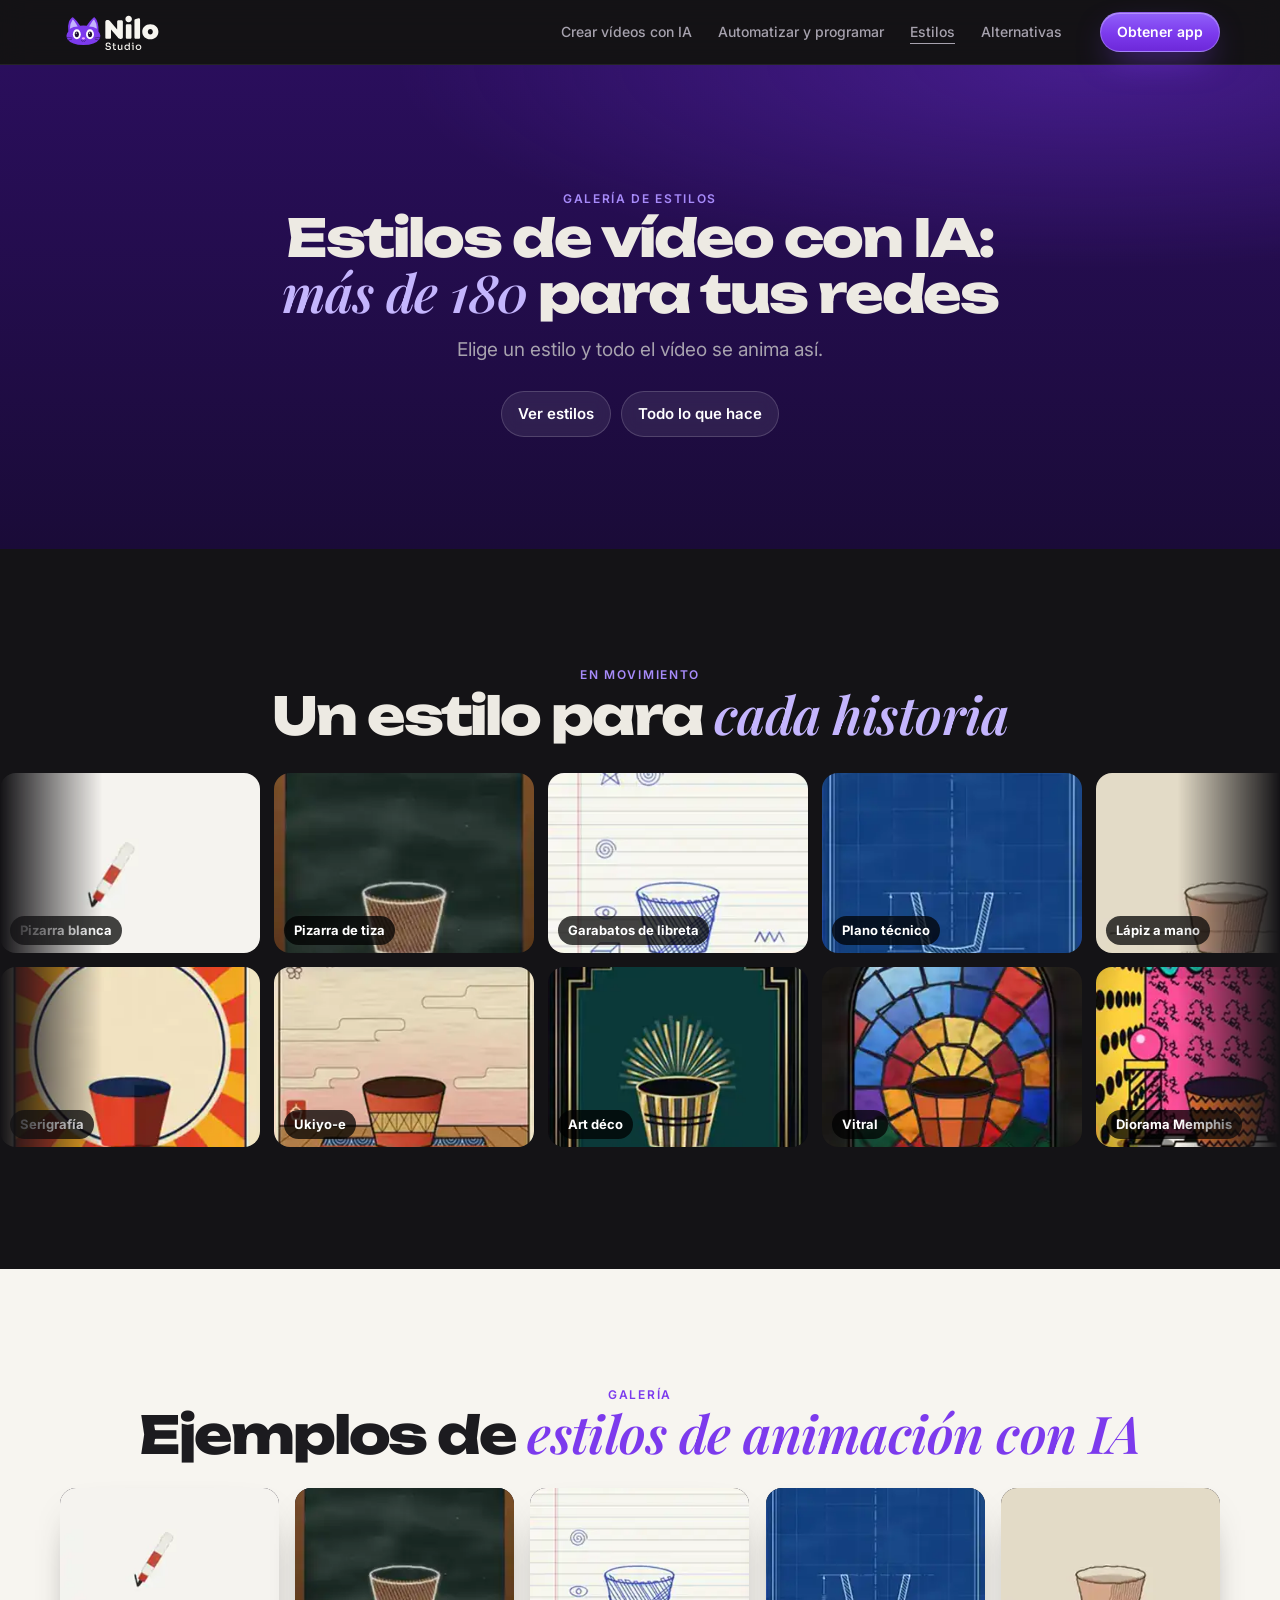
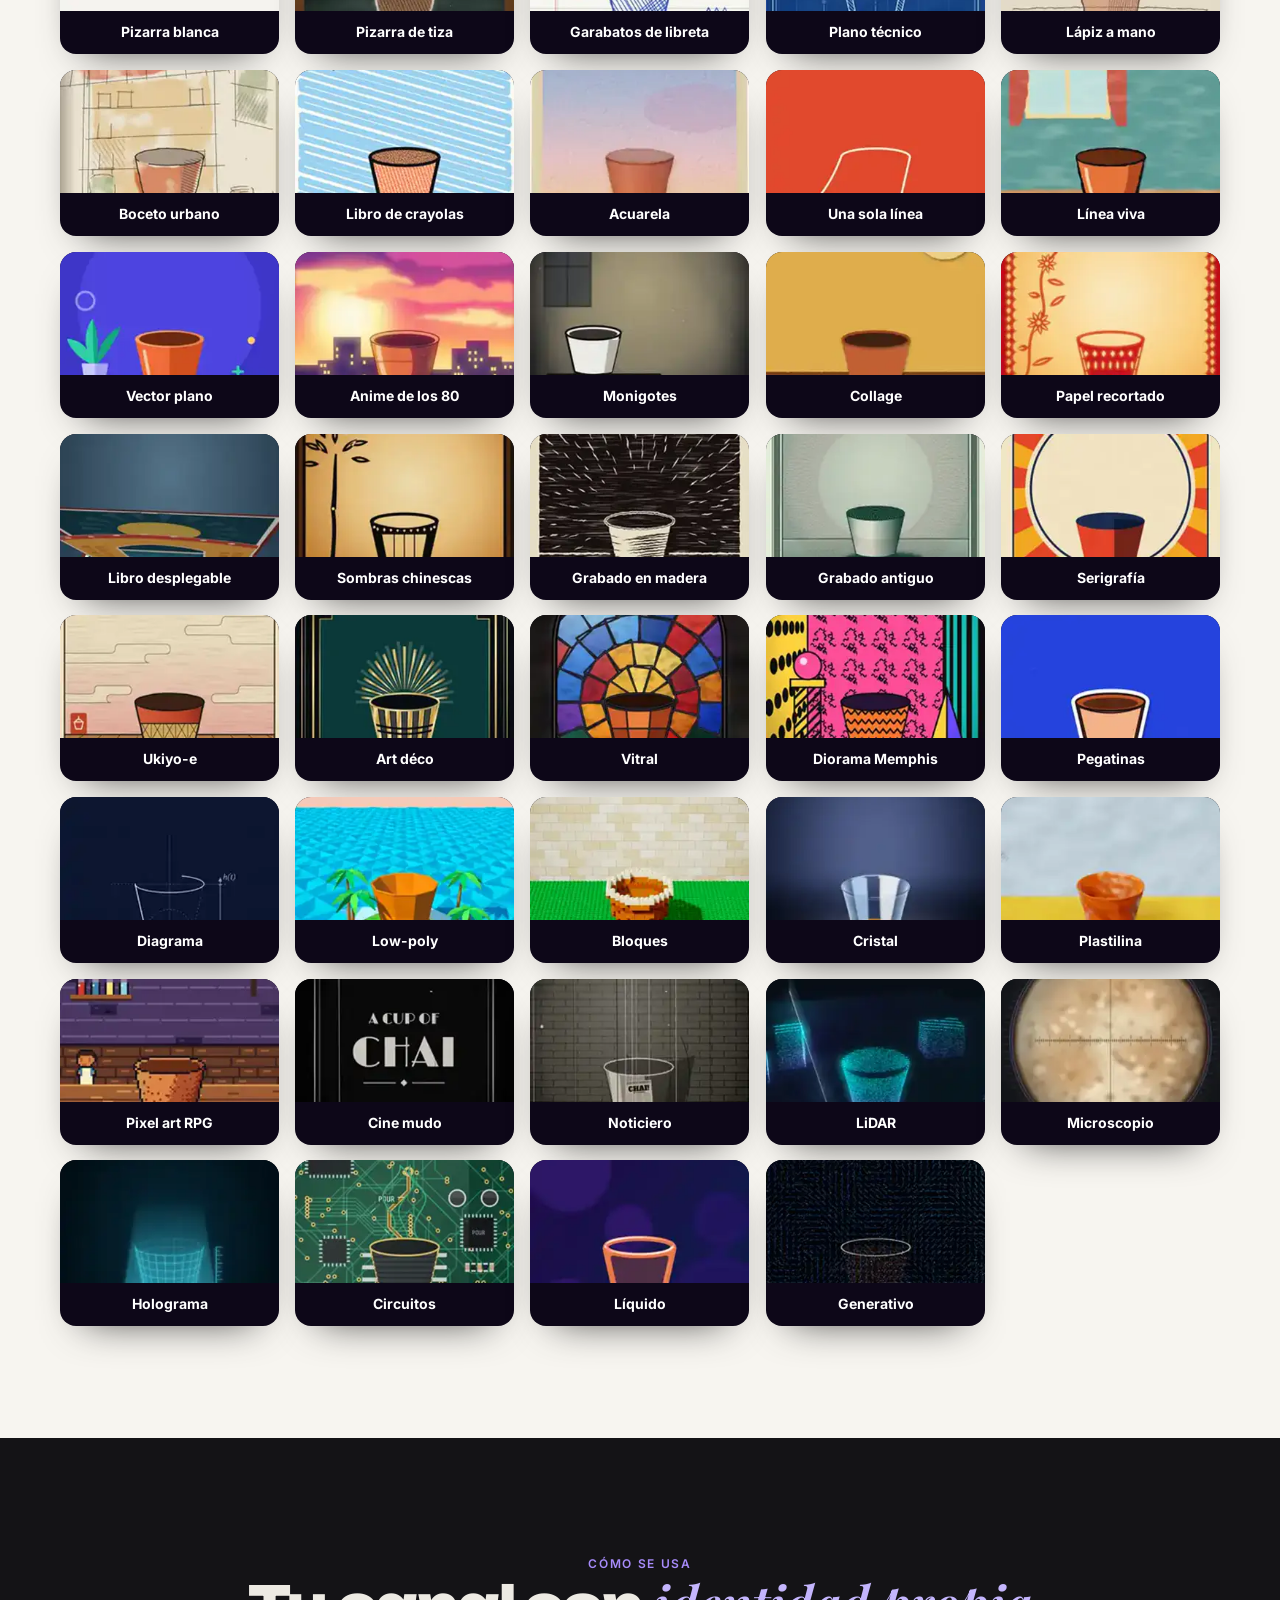
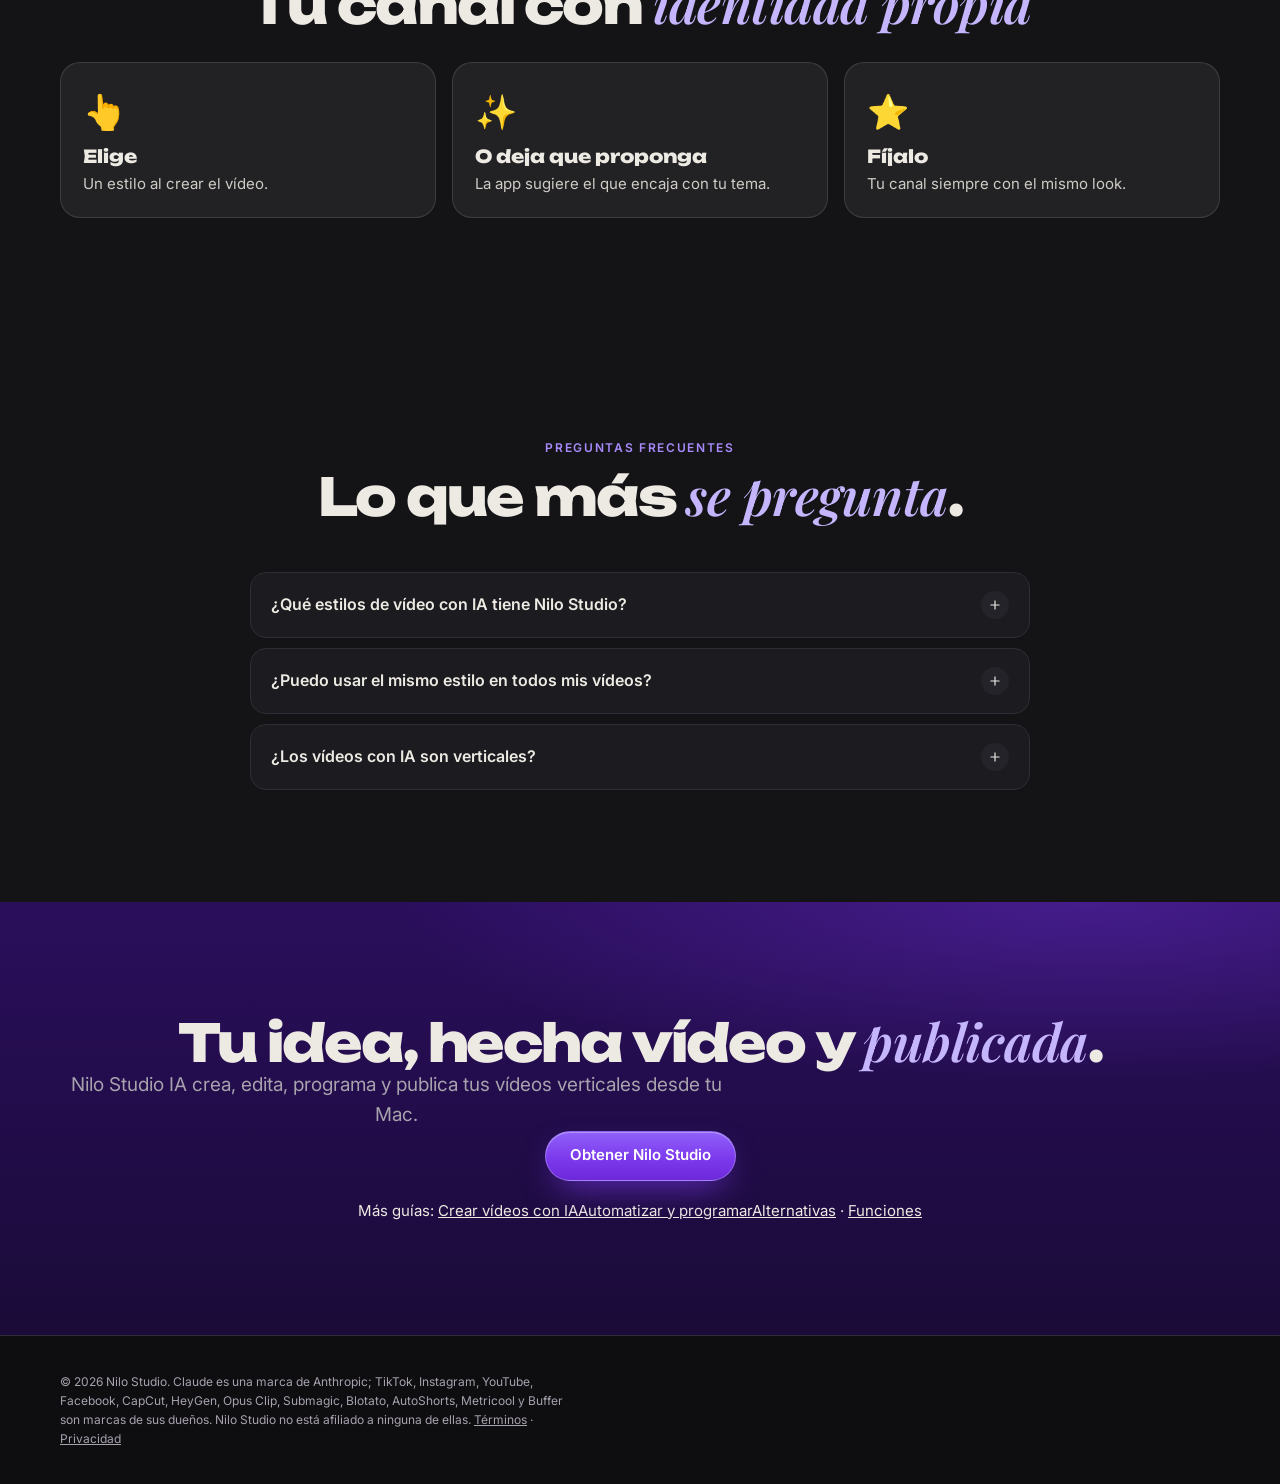
<file: estilos-de-video-con-ia.html>
<!doctype html>
<html lang="es">
<head>
<meta charset="utf-8">
<meta name="viewport" content="width=device-width, initial-scale=1, viewport-fit=cover">
<title>Estilos de vídeo con IA: anime, acuarela, pixel art, claymation y más · Nilo Studio IA</title>
<meta name="description" content="Galería de estilos de vídeo con inteligencia artificial: anime, acuarela, pixel art, claymation, ukiyo-e, pizarra y más de 180 estilos para tus vídeos de TikTok, Reels y Shorts con Nilo Studio IA.">
<meta name="robots" content="index, follow, max-image-preview:large">
<meta name="theme-color" content="#2A0E5C">
<link rel="canonical" href="https://danerrq.github.io/estilos-de-video-con-ia.html">
<meta property="og:type" content="article">
<meta property="og:locale" content="es_ES">
<meta property="og:site_name" content="Nilo Studio IA">
<meta property="og:title" content="Estilos de vídeo con IA: anime, acuarela, pixel art, claymation y más · Nilo Studio IA">
<meta property="og:description" content="Galería de estilos de vídeo con inteligencia artificial: anime, acuarela, pixel art, claymation, ukiyo-e, pizarra y más de 180 estilos para tus vídeos de TikTok, Reels y Shorts con Nilo Studio IA.">
<meta property="og:url" content="https://danerrq.github.io/estilos-de-video-con-ia.html">
<meta property="og:image" content="https://danerrq.github.io/assets/estilos-ia/estilo-video-ia-pizarra-blanca.webp">
<meta name="twitter:card" content="summary_large_image">
<link rel="icon" href="assets/marca/simbolo.svg" type="image/svg+xml">
<link rel="preconnect" href="https://fonts.googleapis.com">
<link rel="preconnect" href="https://fonts.gstatic.com" crossorigin>
<link rel="stylesheet" href="https://fonts.googleapis.com/css2?family=Inter:wght@400;500;600;700&family=Playfair+Display:ital,wght@1,600&family=Unbounded:wght@700;800&display=swap">
<link rel="stylesheet" href="assets/css/web.css?v=20261126b">
<link rel="stylesheet" href="assets/css/funciones.css?v=20261126a">
<link rel="stylesheet" href="assets/css/guias.css?v=20261126d">
<script type="application/ld+json">[{"@context": "https://schema.org", "@type": "WebPage", "name": "Estilos de vídeo con IA: anime, acuarela, pixel art, claymation y más · Nilo Studio IA", "description": "Galería de estilos de vídeo con inteligencia artificial: anime, acuarela, pixel art, claymation, ukiyo-e, pizarra y más de 180 estilos para tus vídeos de TikTok, Reels y Shorts con Nilo Studio IA.", "url": "https://danerrq.github.io/estilos-de-video-con-ia.html", "inLanguage": "es", "isPartOf": {"@type": "WebSite", "name": "Nilo Studio IA", "url": "https://danerrq.github.io/"}, "about": {"@type": "SoftwareApplication", "name": "Nilo Studio IA", "operatingSystem": "macOS", "applicationCategory": "MultimediaApplication"}}, {"@context": "https://schema.org", "@type": "BreadcrumbList", "itemListElement": [{"@type": "ListItem", "position": 1, "name": "Nilo Studio IA", "item": "https://danerrq.github.io/"}, {"@type": "ListItem", "position": 2, "name": "Estilos de vídeo con IA", "item": "https://danerrq.github.io/estilos-de-video-con-ia.html"}]}, {"@context": "https://schema.org", "@type": "FAQPage", "mainEntity": [{"@type": "Question", "name": "¿Qué estilos de vídeo con IA tiene Nilo Studio?", "acceptedAnswer": {"@type": "Answer", "text": "Más de 180: entre ellos acuarela, anime, pixel art, claymation, ukiyo-e, pizarra, papel recortado, low poly, art déco y estilos realistas."}}, {"@type": "Question", "name": "¿Puedo usar el mismo estilo en todos mis vídeos?", "acceptedAnswer": {"@type": "Answer", "text": "Sí. Puedes fijar un estilo para tu canal y todos tus vídeos tendrán la misma identidad visual."}}, {"@type": "Question", "name": "¿Los vídeos con IA son verticales?", "acceptedAnswer": {"@type": "Answer", "text": "Sí, en formato 9:16 para TikTok, Reels y Shorts. También puedes crear vídeos largos para YouTube."}}]}, {"@context": "https://schema.org", "@type": "ImageGallery", "name": "Estilos de vídeo con IA", "image": [{"@type": "ImageObject", "contentUrl": "https://danerrq.github.io/assets/estilos-ia/estilo-video-ia-pizarra-blanca.webp", "name": "Estilo de vídeo con IA: Pizarra blanca", "caption": "Pizarra blanca"}, {"@type": "ImageObject", "contentUrl": "https://danerrq.github.io/assets/estilos-ia/estilo-video-ia-pizarra-de-tiza.webp", "name": "Estilo de vídeo con IA: Pizarra de tiza", "caption": "Pizarra de tiza"}, {"@type": "ImageObject", "contentUrl": "https://danerrq.github.io/assets/estilos-ia/estilo-video-ia-garabatos-de-libreta.webp", "name": "Estilo de vídeo con IA: Garabatos de libreta", "caption": "Garabatos de libreta"}, {"@type": "ImageObject", "contentUrl": "https://danerrq.github.io/assets/estilos-ia/estilo-video-ia-plano-tecnico.webp", "name": "Estilo de vídeo con IA: Plano técnico", "caption": "Plano técnico"}, {"@type": "ImageObject", "contentUrl": "https://danerrq.github.io/assets/estilos-ia/estilo-video-ia-lapiz-a-mano.webp", "name": "Estilo de vídeo con IA: Lápiz a mano", "caption": "Lápiz a mano"}, {"@type": "ImageObject", "contentUrl": "https://danerrq.github.io/assets/estilos-ia/estilo-video-ia-boceto-urbano.webp", "name": "Estilo de vídeo con IA: Boceto urbano", "caption": "Boceto urbano"}, {"@type": "ImageObject", "contentUrl": "https://danerrq.github.io/assets/estilos-ia/estilo-video-ia-libro-de-crayolas.webp", "name": "Estilo de vídeo con IA: Libro de crayolas", "caption": "Libro de crayolas"}, {"@type": "ImageObject", "contentUrl": "https://danerrq.github.io/assets/estilos-ia/estilo-video-ia-acuarela.webp", "name": "Estilo de vídeo con IA: Acuarela", "caption": "Acuarela"}, {"@type": "ImageObject", "contentUrl": "https://danerrq.github.io/assets/estilos-ia/estilo-video-ia-una-sola-linea.webp", "name": "Estilo de vídeo con IA: Una sola línea", "caption": "Una sola línea"}, {"@type": "ImageObject", "contentUrl": "https://danerrq.github.io/assets/estilos-ia/estilo-video-ia-linea-viva.webp", "name": "Estilo de vídeo con IA: Línea viva", "caption": "Línea viva"}, {"@type": "ImageObject", "contentUrl": "https://danerrq.github.io/assets/estilos-ia/estilo-video-ia-vector-plano.webp", "name": "Estilo de vídeo con IA: Vector plano", "caption": "Vector plano"}, {"@type": "ImageObject", "contentUrl": "https://danerrq.github.io/assets/estilos-ia/estilo-video-ia-anime-de-los-80.webp", "name": "Estilo de vídeo con IA: Anime de los 80", "caption": "Anime de los 80"}, {"@type": "ImageObject", "contentUrl": "https://danerrq.github.io/assets/estilos-ia/estilo-video-ia-monigotes.webp", "name": "Estilo de vídeo con IA: Monigotes", "caption": "Monigotes"}, {"@type": "ImageObject", "contentUrl": "https://danerrq.github.io/assets/estilos-ia/estilo-video-ia-collage.webp", "name": "Estilo de vídeo con IA: Collage", "caption": "Collage"}, {"@type": "ImageObject", "contentUrl": "https://danerrq.github.io/assets/estilos-ia/estilo-video-ia-papel-recortado.webp", "name": "Estilo de vídeo con IA: Papel recortado", "caption": "Papel recortado"}, {"@type": "ImageObject", "contentUrl": "https://danerrq.github.io/assets/estilos-ia/estilo-video-ia-libro-desplegable.webp", "name": "Estilo de vídeo con IA: Libro desplegable", "caption": "Libro desplegable"}, {"@type": "ImageObject", "contentUrl": "https://danerrq.github.io/assets/estilos-ia/estilo-video-ia-sombras-chinescas.webp", "name": "Estilo de vídeo con IA: Sombras chinescas", "caption": "Sombras chinescas"}, {"@type": "ImageObject", "contentUrl": "https://danerrq.github.io/assets/estilos-ia/estilo-video-ia-grabado-en-madera.webp", "name": "Estilo de vídeo con IA: Grabado en madera", "caption": "Grabado en madera"}, {"@type": "ImageObject", "contentUrl": "https://danerrq.github.io/assets/estilos-ia/estilo-video-ia-grabado-antiguo.webp", "name": "Estilo de vídeo con IA: Grabado antiguo", "caption": "Grabado antiguo"}, {"@type": "ImageObject", "contentUrl": "https://danerrq.github.io/assets/estilos-ia/estilo-video-ia-serigrafia.webp", "name": "Estilo de vídeo con IA: Serigrafía", "caption": "Serigrafía"}, {"@type": "ImageObject", "contentUrl": "https://danerrq.github.io/assets/estilos-ia/estilo-video-ia-ukiyo-e.webp", "name": "Estilo de vídeo con IA: Ukiyo-e", "caption": "Ukiyo-e"}, {"@type": "ImageObject", "contentUrl": "https://danerrq.github.io/assets/estilos-ia/estilo-video-ia-art-deco.webp", "name": "Estilo de vídeo con IA: Art déco", "caption": "Art déco"}, {"@type": "ImageObject", "contentUrl": "https://danerrq.github.io/assets/estilos-ia/estilo-video-ia-vitral.webp", "name": "Estilo de vídeo con IA: Vitral", "caption": "Vitral"}, {"@type": "ImageObject", "contentUrl": "https://danerrq.github.io/assets/estilos-ia/estilo-video-ia-diorama-memphis.webp", "name": "Estilo de vídeo con IA: Diorama Memphis", "caption": "Diorama Memphis"}, {"@type": "ImageObject", "contentUrl": "https://danerrq.github.io/assets/estilos-ia/estilo-video-ia-pegatinas.webp", "name": "Estilo de vídeo con IA: Pegatinas", "caption": "Pegatinas"}, {"@type": "ImageObject", "contentUrl": "https://danerrq.github.io/assets/estilos-ia/estilo-video-ia-diagrama.webp", "name": "Estilo de vídeo con IA: Diagrama", "caption": "Diagrama"}, {"@type": "ImageObject", "contentUrl": "https://danerrq.github.io/assets/estilos-ia/estilo-video-ia-low-poly.webp", "name": "Estilo de vídeo con IA: Low-poly", "caption": "Low-poly"}, {"@type": "ImageObject", "contentUrl": "https://danerrq.github.io/assets/estilos-ia/estilo-video-ia-bloques.webp", "name": "Estilo de vídeo con IA: Bloques", "caption": "Bloques"}, {"@type": "ImageObject", "contentUrl": "https://danerrq.github.io/assets/estilos-ia/estilo-video-ia-cristal.webp", "name": "Estilo de vídeo con IA: Cristal", "caption": "Cristal"}, {"@type": "ImageObject", "contentUrl": "https://danerrq.github.io/assets/estilos-ia/estilo-video-ia-plastilina.webp", "name": "Estilo de vídeo con IA: Plastilina", "caption": "Plastilina"}, {"@type": "ImageObject", "contentUrl": "https://danerrq.github.io/assets/estilos-ia/estilo-video-ia-pixel-art-rpg.webp", "name": "Estilo de vídeo con IA: Pixel art RPG", "caption": "Pixel art RPG"}, {"@type": "ImageObject", "contentUrl": "https://danerrq.github.io/assets/estilos-ia/estilo-video-ia-cine-mudo.webp", "name": "Estilo de vídeo con IA: Cine mudo", "caption": "Cine mudo"}, {"@type": "ImageObject", "contentUrl": "https://danerrq.github.io/assets/estilos-ia/estilo-video-ia-noticiero.webp", "name": "Estilo de vídeo con IA: Noticiero", "caption": "Noticiero"}, {"@type": "ImageObject", "contentUrl": "https://danerrq.github.io/assets/estilos-ia/estilo-video-ia-lidar.webp", "name": "Estilo de vídeo con IA: LiDAR", "caption": "LiDAR"}, {"@type": "ImageObject", "contentUrl": "https://danerrq.github.io/assets/estilos-ia/estilo-video-ia-microscopio.webp", "name": "Estilo de vídeo con IA: Microscopio", "caption": "Microscopio"}, {"@type": "ImageObject", "contentUrl": "https://danerrq.github.io/assets/estilos-ia/estilo-video-ia-holograma.webp", "name": "Estilo de vídeo con IA: Holograma", "caption": "Holograma"}, {"@type": "ImageObject", "contentUrl": "https://danerrq.github.io/assets/estilos-ia/estilo-video-ia-circuitos.webp", "name": "Estilo de vídeo con IA: Circuitos", "caption": "Circuitos"}, {"@type": "ImageObject", "contentUrl": "https://danerrq.github.io/assets/estilos-ia/estilo-video-ia-liquido.webp", "name": "Estilo de vídeo con IA: Líquido", "caption": "Líquido"}, {"@type": "ImageObject", "contentUrl": "https://danerrq.github.io/assets/estilos-ia/estilo-video-ia-generativo.webp", "name": "Estilo de vídeo con IA: Generativo", "caption": "Generativo"}]}]</script>
</head>
<body class="fn guia">
<a class="saltar" href="#contenido">Saltar al contenido</a>
<svg width="0" height="0" style="position:absolute" aria-hidden="true">
  <symbol id="i-flecha" viewBox="0 0 24 24"><path d="M5 12h14m-6-6 6 6-6 6" fill="none" stroke="currentColor" stroke-width="2" stroke-linecap="round" stroke-linejoin="round"/></symbol>
  <symbol id="i-mas" viewBox="0 0 24 24"><path d="M12 5v14M5 12h14" fill="none" stroke="currentColor" stroke-width="2" stroke-linecap="round"/></symbol>
</svg>
<header class="barra">
  <div class="envoltura">
    <a class="logo" href="./" aria-label="Nilo Studio, inicio"><img src="assets/marca/horizontal-fondo-oscuro.svg" alt="Nilo Studio IA" width="355" height="131"></a>
    <nav aria-label="Guías"><a href="crear-videos-con-ia.html">Crear vídeos con IA</a><a href="automatizar-videos.html">Automatizar y programar</a><a href="estilos-de-video-con-ia.html" aria-current=page>Estilos</a><a href="alternativas.html">Alternativas</a></nav>
    <a class="btn comprar" href="./#precio">Obtener app</a>
  </div>
</header>
<main id="contenido">
<section class="banda morado fn-hero">
  <div class="envoltura centro">
    <span class="antetitulo">Galería de estilos</span>
    <h1 class="h2">Estilos de vídeo con IA: <span class="clave">más de 180</span> para tus redes</h1>
    <p class="bajada">Elige un estilo y todo el vídeo se anima así.</p>
    <div class="fn-chips"><a href="estilos-de-video-con-ia.html">Ver estilos</a><a href="funciones.html">Todo lo que hace</a></div>
  </div>
</section>
<section class="banda grafito aparece"><div class="envoltura centro"><span class="antetitulo">En movimiento</span><h2 class="h2">Un estilo para <span class="clave">cada historia</span></h2><div class="gv-marquesina"><div class="gv-fila"><figure><img src="assets/estilos-ia/estilo-video-ia-pizarra-blanca.webp" alt="Estilo de vídeo con IA: pizarra blanca" loading="lazy" width="320" height="180"><figcaption>Pizarra blanca</figcaption></figure><figure><img src="assets/estilos-ia/estilo-video-ia-pizarra-de-tiza.webp" alt="Estilo de vídeo con IA: pizarra de tiza" loading="lazy" width="320" height="180"><figcaption>Pizarra de tiza</figcaption></figure><figure><img src="assets/estilos-ia/estilo-video-ia-garabatos-de-libreta.webp" alt="Estilo de vídeo con IA: garabatos de libreta" loading="lazy" width="320" height="180"><figcaption>Garabatos de libreta</figcaption></figure><figure><img src="assets/estilos-ia/estilo-video-ia-plano-tecnico.webp" alt="Estilo de vídeo con IA: plano técnico" loading="lazy" width="320" height="180"><figcaption>Plano técnico</figcaption></figure><figure><img src="assets/estilos-ia/estilo-video-ia-lapiz-a-mano.webp" alt="Estilo de vídeo con IA: lápiz a mano" loading="lazy" width="320" height="180"><figcaption>Lápiz a mano</figcaption></figure><figure><img src="assets/estilos-ia/estilo-video-ia-boceto-urbano.webp" alt="Estilo de vídeo con IA: boceto urbano" loading="lazy" width="320" height="180"><figcaption>Boceto urbano</figcaption></figure><figure><img src="assets/estilos-ia/estilo-video-ia-libro-de-crayolas.webp" alt="Estilo de vídeo con IA: libro de crayolas" loading="lazy" width="320" height="180"><figcaption>Libro de crayolas</figcaption></figure><figure><img src="assets/estilos-ia/estilo-video-ia-acuarela.webp" alt="Estilo de vídeo con IA: acuarela" loading="lazy" width="320" height="180"><figcaption>Acuarela</figcaption></figure><figure><img src="assets/estilos-ia/estilo-video-ia-una-sola-linea.webp" alt="Estilo de vídeo con IA: una sola línea" loading="lazy" width="320" height="180"><figcaption>Una sola línea</figcaption></figure><figure><img src="assets/estilos-ia/estilo-video-ia-linea-viva.webp" alt="Estilo de vídeo con IA: línea viva" loading="lazy" width="320" height="180"><figcaption>Línea viva</figcaption></figure><figure><img src="assets/estilos-ia/estilo-video-ia-vector-plano.webp" alt="Estilo de vídeo con IA: vector plano" loading="lazy" width="320" height="180"><figcaption>Vector plano</figcaption></figure><figure><img src="assets/estilos-ia/estilo-video-ia-anime-de-los-80.webp" alt="Estilo de vídeo con IA: anime de los 80" loading="lazy" width="320" height="180"><figcaption>Anime de los 80</figcaption></figure><figure><img src="assets/estilos-ia/estilo-video-ia-monigotes.webp" alt="Estilo de vídeo con IA: monigotes" loading="lazy" width="320" height="180"><figcaption>Monigotes</figcaption></figure><figure><img src="assets/estilos-ia/estilo-video-ia-collage.webp" alt="Estilo de vídeo con IA: collage" loading="lazy" width="320" height="180"><figcaption>Collage</figcaption></figure><figure><img src="assets/estilos-ia/estilo-video-ia-papel-recortado.webp" alt="Estilo de vídeo con IA: papel recortado" loading="lazy" width="320" height="180"><figcaption>Papel recortado</figcaption></figure><figure><img src="assets/estilos-ia/estilo-video-ia-libro-desplegable.webp" alt="Estilo de vídeo con IA: libro desplegable" loading="lazy" width="320" height="180"><figcaption>Libro desplegable</figcaption></figure><figure><img src="assets/estilos-ia/estilo-video-ia-sombras-chinescas.webp" alt="Estilo de vídeo con IA: sombras chinescas" loading="lazy" width="320" height="180"><figcaption>Sombras chinescas</figcaption></figure><figure><img src="assets/estilos-ia/estilo-video-ia-grabado-en-madera.webp" alt="Estilo de vídeo con IA: grabado en madera" loading="lazy" width="320" height="180"><figcaption>Grabado en madera</figcaption></figure><figure><img src="assets/estilos-ia/estilo-video-ia-grabado-antiguo.webp" alt="Estilo de vídeo con IA: grabado antiguo" loading="lazy" width="320" height="180"><figcaption>Grabado antiguo</figcaption></figure><figure><img src="assets/estilos-ia/estilo-video-ia-pizarra-blanca.webp" alt="Estilo de vídeo con IA: pizarra blanca" loading="lazy" width="320" height="180"><figcaption>Pizarra blanca</figcaption></figure><figure><img src="assets/estilos-ia/estilo-video-ia-pizarra-de-tiza.webp" alt="Estilo de vídeo con IA: pizarra de tiza" loading="lazy" width="320" height="180"><figcaption>Pizarra de tiza</figcaption></figure><figure><img src="assets/estilos-ia/estilo-video-ia-garabatos-de-libreta.webp" alt="Estilo de vídeo con IA: garabatos de libreta" loading="lazy" width="320" height="180"><figcaption>Garabatos de libreta</figcaption></figure><figure><img src="assets/estilos-ia/estilo-video-ia-plano-tecnico.webp" alt="Estilo de vídeo con IA: plano técnico" loading="lazy" width="320" height="180"><figcaption>Plano técnico</figcaption></figure><figure><img src="assets/estilos-ia/estilo-video-ia-lapiz-a-mano.webp" alt="Estilo de vídeo con IA: lápiz a mano" loading="lazy" width="320" height="180"><figcaption>Lápiz a mano</figcaption></figure><figure><img src="assets/estilos-ia/estilo-video-ia-boceto-urbano.webp" alt="Estilo de vídeo con IA: boceto urbano" loading="lazy" width="320" height="180"><figcaption>Boceto urbano</figcaption></figure><figure><img src="assets/estilos-ia/estilo-video-ia-libro-de-crayolas.webp" alt="Estilo de vídeo con IA: libro de crayolas" loading="lazy" width="320" height="180"><figcaption>Libro de crayolas</figcaption></figure><figure><img src="assets/estilos-ia/estilo-video-ia-acuarela.webp" alt="Estilo de vídeo con IA: acuarela" loading="lazy" width="320" height="180"><figcaption>Acuarela</figcaption></figure><figure><img src="assets/estilos-ia/estilo-video-ia-una-sola-linea.webp" alt="Estilo de vídeo con IA: una sola línea" loading="lazy" width="320" height="180"><figcaption>Una sola línea</figcaption></figure><figure><img src="assets/estilos-ia/estilo-video-ia-linea-viva.webp" alt="Estilo de vídeo con IA: línea viva" loading="lazy" width="320" height="180"><figcaption>Línea viva</figcaption></figure><figure><img src="assets/estilos-ia/estilo-video-ia-vector-plano.webp" alt="Estilo de vídeo con IA: vector plano" loading="lazy" width="320" height="180"><figcaption>Vector plano</figcaption></figure><figure><img src="assets/estilos-ia/estilo-video-ia-anime-de-los-80.webp" alt="Estilo de vídeo con IA: anime de los 80" loading="lazy" width="320" height="180"><figcaption>Anime de los 80</figcaption></figure><figure><img src="assets/estilos-ia/estilo-video-ia-monigotes.webp" alt="Estilo de vídeo con IA: monigotes" loading="lazy" width="320" height="180"><figcaption>Monigotes</figcaption></figure><figure><img src="assets/estilos-ia/estilo-video-ia-collage.webp" alt="Estilo de vídeo con IA: collage" loading="lazy" width="320" height="180"><figcaption>Collage</figcaption></figure><figure><img src="assets/estilos-ia/estilo-video-ia-papel-recortado.webp" alt="Estilo de vídeo con IA: papel recortado" loading="lazy" width="320" height="180"><figcaption>Papel recortado</figcaption></figure><figure><img src="assets/estilos-ia/estilo-video-ia-libro-desplegable.webp" alt="Estilo de vídeo con IA: libro desplegable" loading="lazy" width="320" height="180"><figcaption>Libro desplegable</figcaption></figure><figure><img src="assets/estilos-ia/estilo-video-ia-sombras-chinescas.webp" alt="Estilo de vídeo con IA: sombras chinescas" loading="lazy" width="320" height="180"><figcaption>Sombras chinescas</figcaption></figure><figure><img src="assets/estilos-ia/estilo-video-ia-grabado-en-madera.webp" alt="Estilo de vídeo con IA: grabado en madera" loading="lazy" width="320" height="180"><figcaption>Grabado en madera</figcaption></figure><figure><img src="assets/estilos-ia/estilo-video-ia-grabado-antiguo.webp" alt="Estilo de vídeo con IA: grabado antiguo" loading="lazy" width="320" height="180"><figcaption>Grabado antiguo</figcaption></figure></div><div class="gv-inversa"><div class="gv-fila"><figure><img src="assets/estilos-ia/estilo-video-ia-serigrafia.webp" alt="Estilo de vídeo con IA: serigrafía" loading="lazy" width="320" height="180"><figcaption>Serigrafía</figcaption></figure><figure><img src="assets/estilos-ia/estilo-video-ia-ukiyo-e.webp" alt="Estilo de vídeo con IA: ukiyo-e" loading="lazy" width="320" height="180"><figcaption>Ukiyo-e</figcaption></figure><figure><img src="assets/estilos-ia/estilo-video-ia-art-deco.webp" alt="Estilo de vídeo con IA: art déco" loading="lazy" width="320" height="180"><figcaption>Art déco</figcaption></figure><figure><img src="assets/estilos-ia/estilo-video-ia-vitral.webp" alt="Estilo de vídeo con IA: vitral" loading="lazy" width="320" height="180"><figcaption>Vitral</figcaption></figure><figure><img src="assets/estilos-ia/estilo-video-ia-diorama-memphis.webp" alt="Estilo de vídeo con IA: diorama memphis" loading="lazy" width="320" height="180"><figcaption>Diorama Memphis</figcaption></figure><figure><img src="assets/estilos-ia/estilo-video-ia-pegatinas.webp" alt="Estilo de vídeo con IA: pegatinas" loading="lazy" width="320" height="180"><figcaption>Pegatinas</figcaption></figure><figure><img src="assets/estilos-ia/estilo-video-ia-diagrama.webp" alt="Estilo de vídeo con IA: diagrama" loading="lazy" width="320" height="180"><figcaption>Diagrama</figcaption></figure><figure><img src="assets/estilos-ia/estilo-video-ia-low-poly.webp" alt="Estilo de vídeo con IA: low-poly" loading="lazy" width="320" height="180"><figcaption>Low-poly</figcaption></figure><figure><img src="assets/estilos-ia/estilo-video-ia-bloques.webp" alt="Estilo de vídeo con IA: bloques" loading="lazy" width="320" height="180"><figcaption>Bloques</figcaption></figure><figure><img src="assets/estilos-ia/estilo-video-ia-cristal.webp" alt="Estilo de vídeo con IA: cristal" loading="lazy" width="320" height="180"><figcaption>Cristal</figcaption></figure><figure><img src="assets/estilos-ia/estilo-video-ia-plastilina.webp" alt="Estilo de vídeo con IA: plastilina" loading="lazy" width="320" height="180"><figcaption>Plastilina</figcaption></figure><figure><img src="assets/estilos-ia/estilo-video-ia-pixel-art-rpg.webp" alt="Estilo de vídeo con IA: pixel art rpg" loading="lazy" width="320" height="180"><figcaption>Pixel art RPG</figcaption></figure><figure><img src="assets/estilos-ia/estilo-video-ia-cine-mudo.webp" alt="Estilo de vídeo con IA: cine mudo" loading="lazy" width="320" height="180"><figcaption>Cine mudo</figcaption></figure><figure><img src="assets/estilos-ia/estilo-video-ia-noticiero.webp" alt="Estilo de vídeo con IA: noticiero" loading="lazy" width="320" height="180"><figcaption>Noticiero</figcaption></figure><figure><img src="assets/estilos-ia/estilo-video-ia-lidar.webp" alt="Estilo de vídeo con IA: lidar" loading="lazy" width="320" height="180"><figcaption>LiDAR</figcaption></figure><figure><img src="assets/estilos-ia/estilo-video-ia-microscopio.webp" alt="Estilo de vídeo con IA: microscopio" loading="lazy" width="320" height="180"><figcaption>Microscopio</figcaption></figure><figure><img src="assets/estilos-ia/estilo-video-ia-holograma.webp" alt="Estilo de vídeo con IA: holograma" loading="lazy" width="320" height="180"><figcaption>Holograma</figcaption></figure><figure><img src="assets/estilos-ia/estilo-video-ia-circuitos.webp" alt="Estilo de vídeo con IA: circuitos" loading="lazy" width="320" height="180"><figcaption>Circuitos</figcaption></figure><figure><img src="assets/estilos-ia/estilo-video-ia-liquido.webp" alt="Estilo de vídeo con IA: líquido" loading="lazy" width="320" height="180"><figcaption>Líquido</figcaption></figure><figure><img src="assets/estilos-ia/estilo-video-ia-generativo.webp" alt="Estilo de vídeo con IA: generativo" loading="lazy" width="320" height="180"><figcaption>Generativo</figcaption></figure><figure><img src="assets/estilos-ia/estilo-video-ia-serigrafia.webp" alt="Estilo de vídeo con IA: serigrafía" loading="lazy" width="320" height="180"><figcaption>Serigrafía</figcaption></figure><figure><img src="assets/estilos-ia/estilo-video-ia-ukiyo-e.webp" alt="Estilo de vídeo con IA: ukiyo-e" loading="lazy" width="320" height="180"><figcaption>Ukiyo-e</figcaption></figure><figure><img src="assets/estilos-ia/estilo-video-ia-art-deco.webp" alt="Estilo de vídeo con IA: art déco" loading="lazy" width="320" height="180"><figcaption>Art déco</figcaption></figure><figure><img src="assets/estilos-ia/estilo-video-ia-vitral.webp" alt="Estilo de vídeo con IA: vitral" loading="lazy" width="320" height="180"><figcaption>Vitral</figcaption></figure><figure><img src="assets/estilos-ia/estilo-video-ia-diorama-memphis.webp" alt="Estilo de vídeo con IA: diorama memphis" loading="lazy" width="320" height="180"><figcaption>Diorama Memphis</figcaption></figure><figure><img src="assets/estilos-ia/estilo-video-ia-pegatinas.webp" alt="Estilo de vídeo con IA: pegatinas" loading="lazy" width="320" height="180"><figcaption>Pegatinas</figcaption></figure><figure><img src="assets/estilos-ia/estilo-video-ia-diagrama.webp" alt="Estilo de vídeo con IA: diagrama" loading="lazy" width="320" height="180"><figcaption>Diagrama</figcaption></figure><figure><img src="assets/estilos-ia/estilo-video-ia-low-poly.webp" alt="Estilo de vídeo con IA: low-poly" loading="lazy" width="320" height="180"><figcaption>Low-poly</figcaption></figure><figure><img src="assets/estilos-ia/estilo-video-ia-bloques.webp" alt="Estilo de vídeo con IA: bloques" loading="lazy" width="320" height="180"><figcaption>Bloques</figcaption></figure><figure><img src="assets/estilos-ia/estilo-video-ia-cristal.webp" alt="Estilo de vídeo con IA: cristal" loading="lazy" width="320" height="180"><figcaption>Cristal</figcaption></figure><figure><img src="assets/estilos-ia/estilo-video-ia-plastilina.webp" alt="Estilo de vídeo con IA: plastilina" loading="lazy" width="320" height="180"><figcaption>Plastilina</figcaption></figure><figure><img src="assets/estilos-ia/estilo-video-ia-pixel-art-rpg.webp" alt="Estilo de vídeo con IA: pixel art rpg" loading="lazy" width="320" height="180"><figcaption>Pixel art RPG</figcaption></figure><figure><img src="assets/estilos-ia/estilo-video-ia-cine-mudo.webp" alt="Estilo de vídeo con IA: cine mudo" loading="lazy" width="320" height="180"><figcaption>Cine mudo</figcaption></figure><figure><img src="assets/estilos-ia/estilo-video-ia-noticiero.webp" alt="Estilo de vídeo con IA: noticiero" loading="lazy" width="320" height="180"><figcaption>Noticiero</figcaption></figure><figure><img src="assets/estilos-ia/estilo-video-ia-lidar.webp" alt="Estilo de vídeo con IA: lidar" loading="lazy" width="320" height="180"><figcaption>LiDAR</figcaption></figure><figure><img src="assets/estilos-ia/estilo-video-ia-microscopio.webp" alt="Estilo de vídeo con IA: microscopio" loading="lazy" width="320" height="180"><figcaption>Microscopio</figcaption></figure><figure><img src="assets/estilos-ia/estilo-video-ia-holograma.webp" alt="Estilo de vídeo con IA: holograma" loading="lazy" width="320" height="180"><figcaption>Holograma</figcaption></figure><figure><img src="assets/estilos-ia/estilo-video-ia-circuitos.webp" alt="Estilo de vídeo con IA: circuitos" loading="lazy" width="320" height="180"><figcaption>Circuitos</figcaption></figure><figure><img src="assets/estilos-ia/estilo-video-ia-liquido.webp" alt="Estilo de vídeo con IA: líquido" loading="lazy" width="320" height="180"><figcaption>Líquido</figcaption></figure><figure><img src="assets/estilos-ia/estilo-video-ia-generativo.webp" alt="Estilo de vídeo con IA: generativo" loading="lazy" width="320" height="180"><figcaption>Generativo</figcaption></figure></div></div></div></div></section><section class="banda marfil aparece"><div class="envoltura centro"><span class="antetitulo">Galería</span><h2 class="h2">Ejemplos de <span class="clave">estilos de animación con IA</span></h2><div class="guia-galeria"><figure style="--i:0"><img src="assets/estilos-ia/estilo-video-ia-pizarra-blanca.webp" alt="Vídeo creado con IA en estilo pizarra blanca con Nilo Studio" width="480" height="270" loading="lazy"><figcaption>Pizarra blanca</figcaption></figure><figure style="--i:1"><img src="assets/estilos-ia/estilo-video-ia-pizarra-de-tiza.webp" alt="Vídeo creado con IA en estilo pizarra de tiza con Nilo Studio" width="480" height="270" loading="lazy"><figcaption>Pizarra de tiza</figcaption></figure><figure style="--i:2"><img src="assets/estilos-ia/estilo-video-ia-garabatos-de-libreta.webp" alt="Vídeo creado con IA en estilo garabatos de libreta con Nilo Studio" width="480" height="270" loading="lazy"><figcaption>Garabatos de libreta</figcaption></figure><figure style="--i:3"><img src="assets/estilos-ia/estilo-video-ia-plano-tecnico.webp" alt="Vídeo creado con IA en estilo plano técnico con Nilo Studio" width="480" height="270" loading="lazy"><figcaption>Plano técnico</figcaption></figure><figure style="--i:4"><img src="assets/estilos-ia/estilo-video-ia-lapiz-a-mano.webp" alt="Vídeo creado con IA en estilo lápiz a mano con Nilo Studio" width="480" height="270" loading="lazy"><figcaption>Lápiz a mano</figcaption></figure><figure style="--i:5"><img src="assets/estilos-ia/estilo-video-ia-boceto-urbano.webp" alt="Vídeo creado con IA en estilo boceto urbano con Nilo Studio" width="480" height="270" loading="lazy"><figcaption>Boceto urbano</figcaption></figure><figure style="--i:6"><img src="assets/estilos-ia/estilo-video-ia-libro-de-crayolas.webp" alt="Vídeo creado con IA en estilo libro de crayolas con Nilo Studio" width="480" height="270" loading="lazy"><figcaption>Libro de crayolas</figcaption></figure><figure style="--i:7"><img src="assets/estilos-ia/estilo-video-ia-acuarela.webp" alt="Vídeo creado con IA en estilo acuarela con Nilo Studio" width="480" height="270" loading="lazy"><figcaption>Acuarela</figcaption></figure><figure style="--i:8"><img src="assets/estilos-ia/estilo-video-ia-una-sola-linea.webp" alt="Vídeo creado con IA en estilo una sola línea con Nilo Studio" width="480" height="270" loading="lazy"><figcaption>Una sola línea</figcaption></figure><figure style="--i:9"><img src="assets/estilos-ia/estilo-video-ia-linea-viva.webp" alt="Vídeo creado con IA en estilo línea viva con Nilo Studio" width="480" height="270" loading="lazy"><figcaption>Línea viva</figcaption></figure><figure style="--i:10"><img src="assets/estilos-ia/estilo-video-ia-vector-plano.webp" alt="Vídeo creado con IA en estilo vector plano con Nilo Studio" width="480" height="270" loading="lazy"><figcaption>Vector plano</figcaption></figure><figure style="--i:11"><img src="assets/estilos-ia/estilo-video-ia-anime-de-los-80.webp" alt="Vídeo creado con IA en estilo anime de los 80 con Nilo Studio" width="480" height="270" loading="lazy"><figcaption>Anime de los 80</figcaption></figure><figure style="--i:12"><img src="assets/estilos-ia/estilo-video-ia-monigotes.webp" alt="Vídeo creado con IA en estilo monigotes con Nilo Studio" width="480" height="270" loading="lazy"><figcaption>Monigotes</figcaption></figure><figure style="--i:13"><img src="assets/estilos-ia/estilo-video-ia-collage.webp" alt="Vídeo creado con IA en estilo collage con Nilo Studio" width="480" height="270" loading="lazy"><figcaption>Collage</figcaption></figure><figure style="--i:14"><img src="assets/estilos-ia/estilo-video-ia-papel-recortado.webp" alt="Vídeo creado con IA en estilo papel recortado con Nilo Studio" width="480" height="270" loading="lazy"><figcaption>Papel recortado</figcaption></figure><figure style="--i:15"><img src="assets/estilos-ia/estilo-video-ia-libro-desplegable.webp" alt="Vídeo creado con IA en estilo libro desplegable con Nilo Studio" width="480" height="270" loading="lazy"><figcaption>Libro desplegable</figcaption></figure><figure style="--i:16"><img src="assets/estilos-ia/estilo-video-ia-sombras-chinescas.webp" alt="Vídeo creado con IA en estilo sombras chinescas con Nilo Studio" width="480" height="270" loading="lazy"><figcaption>Sombras chinescas</figcaption></figure><figure style="--i:17"><img src="assets/estilos-ia/estilo-video-ia-grabado-en-madera.webp" alt="Vídeo creado con IA en estilo grabado en madera con Nilo Studio" width="480" height="270" loading="lazy"><figcaption>Grabado en madera</figcaption></figure><figure style="--i:18"><img src="assets/estilos-ia/estilo-video-ia-grabado-antiguo.webp" alt="Vídeo creado con IA en estilo grabado antiguo con Nilo Studio" width="480" height="270" loading="lazy"><figcaption>Grabado antiguo</figcaption></figure><figure style="--i:19"><img src="assets/estilos-ia/estilo-video-ia-serigrafia.webp" alt="Vídeo creado con IA en estilo serigrafía con Nilo Studio" width="480" height="270" loading="lazy"><figcaption>Serigrafía</figcaption></figure><figure style="--i:20"><img src="assets/estilos-ia/estilo-video-ia-ukiyo-e.webp" alt="Vídeo creado con IA en estilo ukiyo-e con Nilo Studio" width="480" height="270" loading="lazy"><figcaption>Ukiyo-e</figcaption></figure><figure style="--i:21"><img src="assets/estilos-ia/estilo-video-ia-art-deco.webp" alt="Vídeo creado con IA en estilo art déco con Nilo Studio" width="480" height="270" loading="lazy"><figcaption>Art déco</figcaption></figure><figure style="--i:22"><img src="assets/estilos-ia/estilo-video-ia-vitral.webp" alt="Vídeo creado con IA en estilo vitral con Nilo Studio" width="480" height="270" loading="lazy"><figcaption>Vitral</figcaption></figure><figure style="--i:23"><img src="assets/estilos-ia/estilo-video-ia-diorama-memphis.webp" alt="Vídeo creado con IA en estilo diorama memphis con Nilo Studio" width="480" height="270" loading="lazy"><figcaption>Diorama Memphis</figcaption></figure><figure style="--i:24"><img src="assets/estilos-ia/estilo-video-ia-pegatinas.webp" alt="Vídeo creado con IA en estilo pegatinas con Nilo Studio" width="480" height="270" loading="lazy"><figcaption>Pegatinas</figcaption></figure><figure style="--i:25"><img src="assets/estilos-ia/estilo-video-ia-diagrama.webp" alt="Vídeo creado con IA en estilo diagrama con Nilo Studio" width="480" height="270" loading="lazy"><figcaption>Diagrama</figcaption></figure><figure style="--i:26"><img src="assets/estilos-ia/estilo-video-ia-low-poly.webp" alt="Vídeo creado con IA en estilo low-poly con Nilo Studio" width="480" height="270" loading="lazy"><figcaption>Low-poly</figcaption></figure><figure style="--i:27"><img src="assets/estilos-ia/estilo-video-ia-bloques.webp" alt="Vídeo creado con IA en estilo bloques con Nilo Studio" width="480" height="270" loading="lazy"><figcaption>Bloques</figcaption></figure><figure style="--i:28"><img src="assets/estilos-ia/estilo-video-ia-cristal.webp" alt="Vídeo creado con IA en estilo cristal con Nilo Studio" width="480" height="270" loading="lazy"><figcaption>Cristal</figcaption></figure><figure style="--i:29"><img src="assets/estilos-ia/estilo-video-ia-plastilina.webp" alt="Vídeo creado con IA en estilo plastilina con Nilo Studio" width="480" height="270" loading="lazy"><figcaption>Plastilina</figcaption></figure><figure style="--i:30"><img src="assets/estilos-ia/estilo-video-ia-pixel-art-rpg.webp" alt="Vídeo creado con IA en estilo pixel art rpg con Nilo Studio" width="480" height="270" loading="lazy"><figcaption>Pixel art RPG</figcaption></figure><figure style="--i:31"><img src="assets/estilos-ia/estilo-video-ia-cine-mudo.webp" alt="Vídeo creado con IA en estilo cine mudo con Nilo Studio" width="480" height="270" loading="lazy"><figcaption>Cine mudo</figcaption></figure><figure style="--i:32"><img src="assets/estilos-ia/estilo-video-ia-noticiero.webp" alt="Vídeo creado con IA en estilo noticiero con Nilo Studio" width="480" height="270" loading="lazy"><figcaption>Noticiero</figcaption></figure><figure style="--i:33"><img src="assets/estilos-ia/estilo-video-ia-lidar.webp" alt="Vídeo creado con IA en estilo lidar con Nilo Studio" width="480" height="270" loading="lazy"><figcaption>LiDAR</figcaption></figure><figure style="--i:34"><img src="assets/estilos-ia/estilo-video-ia-microscopio.webp" alt="Vídeo creado con IA en estilo microscopio con Nilo Studio" width="480" height="270" loading="lazy"><figcaption>Microscopio</figcaption></figure><figure style="--i:35"><img src="assets/estilos-ia/estilo-video-ia-holograma.webp" alt="Vídeo creado con IA en estilo holograma con Nilo Studio" width="480" height="270" loading="lazy"><figcaption>Holograma</figcaption></figure><figure style="--i:36"><img src="assets/estilos-ia/estilo-video-ia-circuitos.webp" alt="Vídeo creado con IA en estilo circuitos con Nilo Studio" width="480" height="270" loading="lazy"><figcaption>Circuitos</figcaption></figure><figure style="--i:37"><img src="assets/estilos-ia/estilo-video-ia-liquido.webp" alt="Vídeo creado con IA en estilo líquido con Nilo Studio" width="480" height="270" loading="lazy"><figcaption>Líquido</figcaption></figure><figure style="--i:38"><img src="assets/estilos-ia/estilo-video-ia-generativo.webp" alt="Vídeo creado con IA en estilo generativo con Nilo Studio" width="480" height="270" loading="lazy"><figcaption>Generativo</figcaption></figure></div></div></section><section class="banda grafito aparece"><div class="envoltura centro"><span class="antetitulo">Cómo se usa</span><h2 class="h2">Tu canal con <span class="clave">identidad propia</span></h2><div class="gv-tarjetas tres"><div class="gv-tarjeta" style="--i:0"><span class="gv-ico">👆</span><b>Elige</b><span>Un estilo al crear el vídeo.</span></div><div class="gv-tarjeta" style="--i:1"><span class="gv-ico">✨</span><b>O deja que proponga</b><span>La app sugiere el que encaja con tu tema.</span></div><div class="gv-tarjeta" style="--i:2"><span class="gv-ico">⭐</span><b>Fíjalo</b><span>Tu canal siempre con el mismo look.</span></div></div></div></section>
<section class="banda grafito" id="preguntas">
  <div class="envoltura">
    <div class="cabeza centro"><span class="antetitulo">Preguntas frecuentes</span><h2 class="h2">Lo que más <span class="clave">se pregunta</span>.</h2></div>
    <div class="faq"><details><summary>¿Qué estilos de vídeo con IA tiene Nilo Studio?<span class="mas"><svg aria-hidden="true"><use href="#i-mas"/></svg></span></summary><div class="resp"><p>Más de 180: entre ellos acuarela, anime, pixel art, claymation, ukiyo-e, pizarra, papel recortado, low poly, art déco y estilos realistas.</p></div></details><details><summary>¿Puedo usar el mismo estilo en todos mis vídeos?<span class="mas"><svg aria-hidden="true"><use href="#i-mas"/></svg></span></summary><div class="resp"><p>Sí. Puedes fijar un estilo para tu canal y todos tus vídeos tendrán la misma identidad visual.</p></div></details><details><summary>¿Los vídeos con IA son verticales?<span class="mas"><svg aria-hidden="true"><use href="#i-mas"/></svg></span></summary><div class="resp"><p>Sí, en formato 9:16 para TikTok, Reels y Shorts. También puedes crear vídeos largos para YouTube.</p></div></details></div>
  </div>
</section>
<section class="banda morado">
  <div class="envoltura centro">
    <h2 class="h2">Tu idea, hecha vídeo y <span class="clave">publicada</span>.</h2>
    <p class="bajada">Nilo Studio IA crea, edita, programa y publica tus vídeos verticales desde tu Mac.</p>
    <p><a class="btn comprar" href="./#precio">Obtener Nilo Studio</a></p>
    <p class="guia-otras">Más guías: <a href="crear-videos-con-ia.html">Crear vídeos con IA</a><a href="automatizar-videos.html">Automatizar y programar</a><a href="alternativas.html">Alternativas</a> · <a href="funciones.html">Funciones</a></p>
  </div>
</section>
</main>
<footer class="pie"><div class="envoltura"><p class="legal">© 2026 Nilo Studio. Claude es una marca de Anthropic; TikTok, Instagram, YouTube, Facebook, CapCut, HeyGen, Opus Clip, Submagic, Blotato, AutoShorts, Metricool y Buffer son marcas de sus dueños. Nilo Studio no está afiliado a ninguna de ellas. <a href="terminos.html">Términos</a> · <a href="privacidad.html">Privacidad</a></p></div></footer>
<script>
// aparece al hacer scroll (y nada se mueve si la persona prefiere menos movimiento)
if (!matchMedia('(prefers-reduced-motion: reduce)').matches && 'IntersectionObserver' in window) {
  const io = new IntersectionObserver(es => es.forEach(e => { if (e.isIntersecting) { e.target.classList.add('visto'); io.unobserve(e.target); } }), { threshold: .15 });
  document.querySelectorAll('.aparece').forEach(x => io.observe(x));
} else document.querySelectorAll('.aparece').forEach(x => x.classList.add('visto'));
</script>
</body>
</html>
</file>
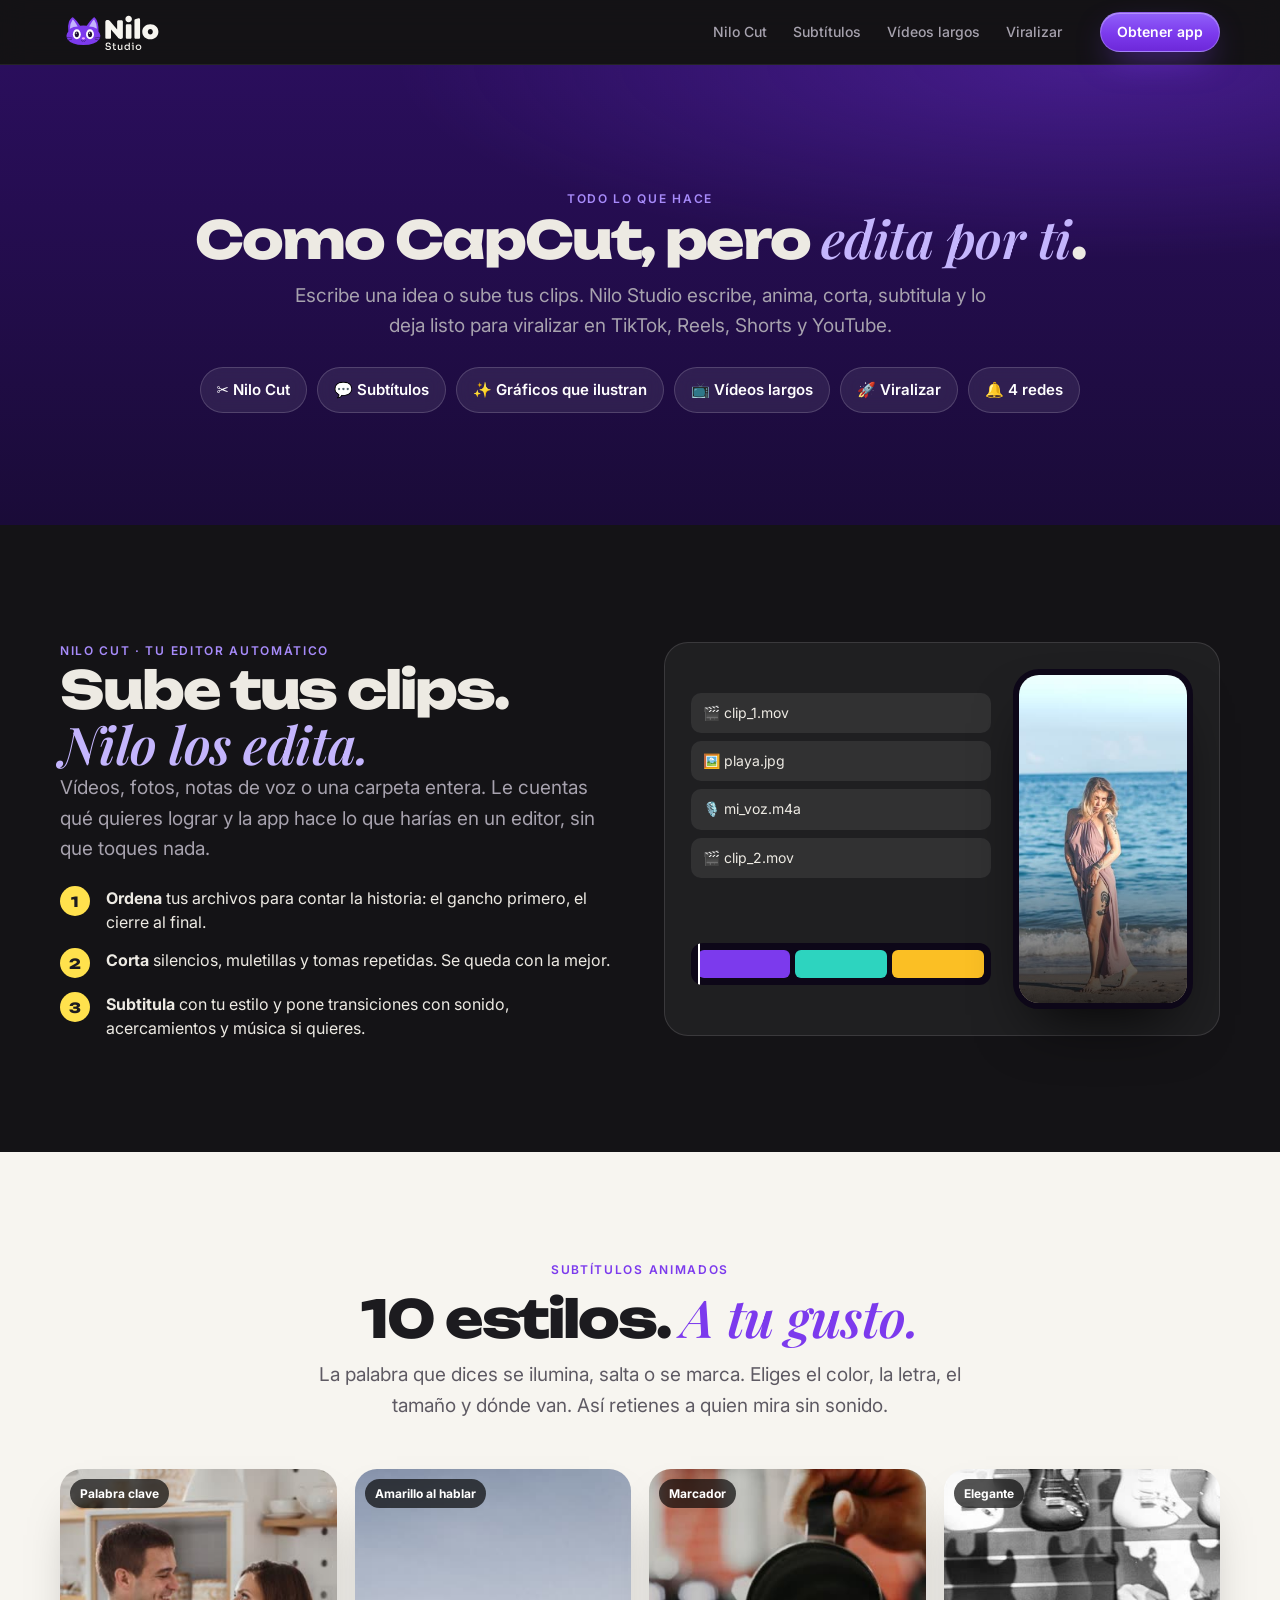
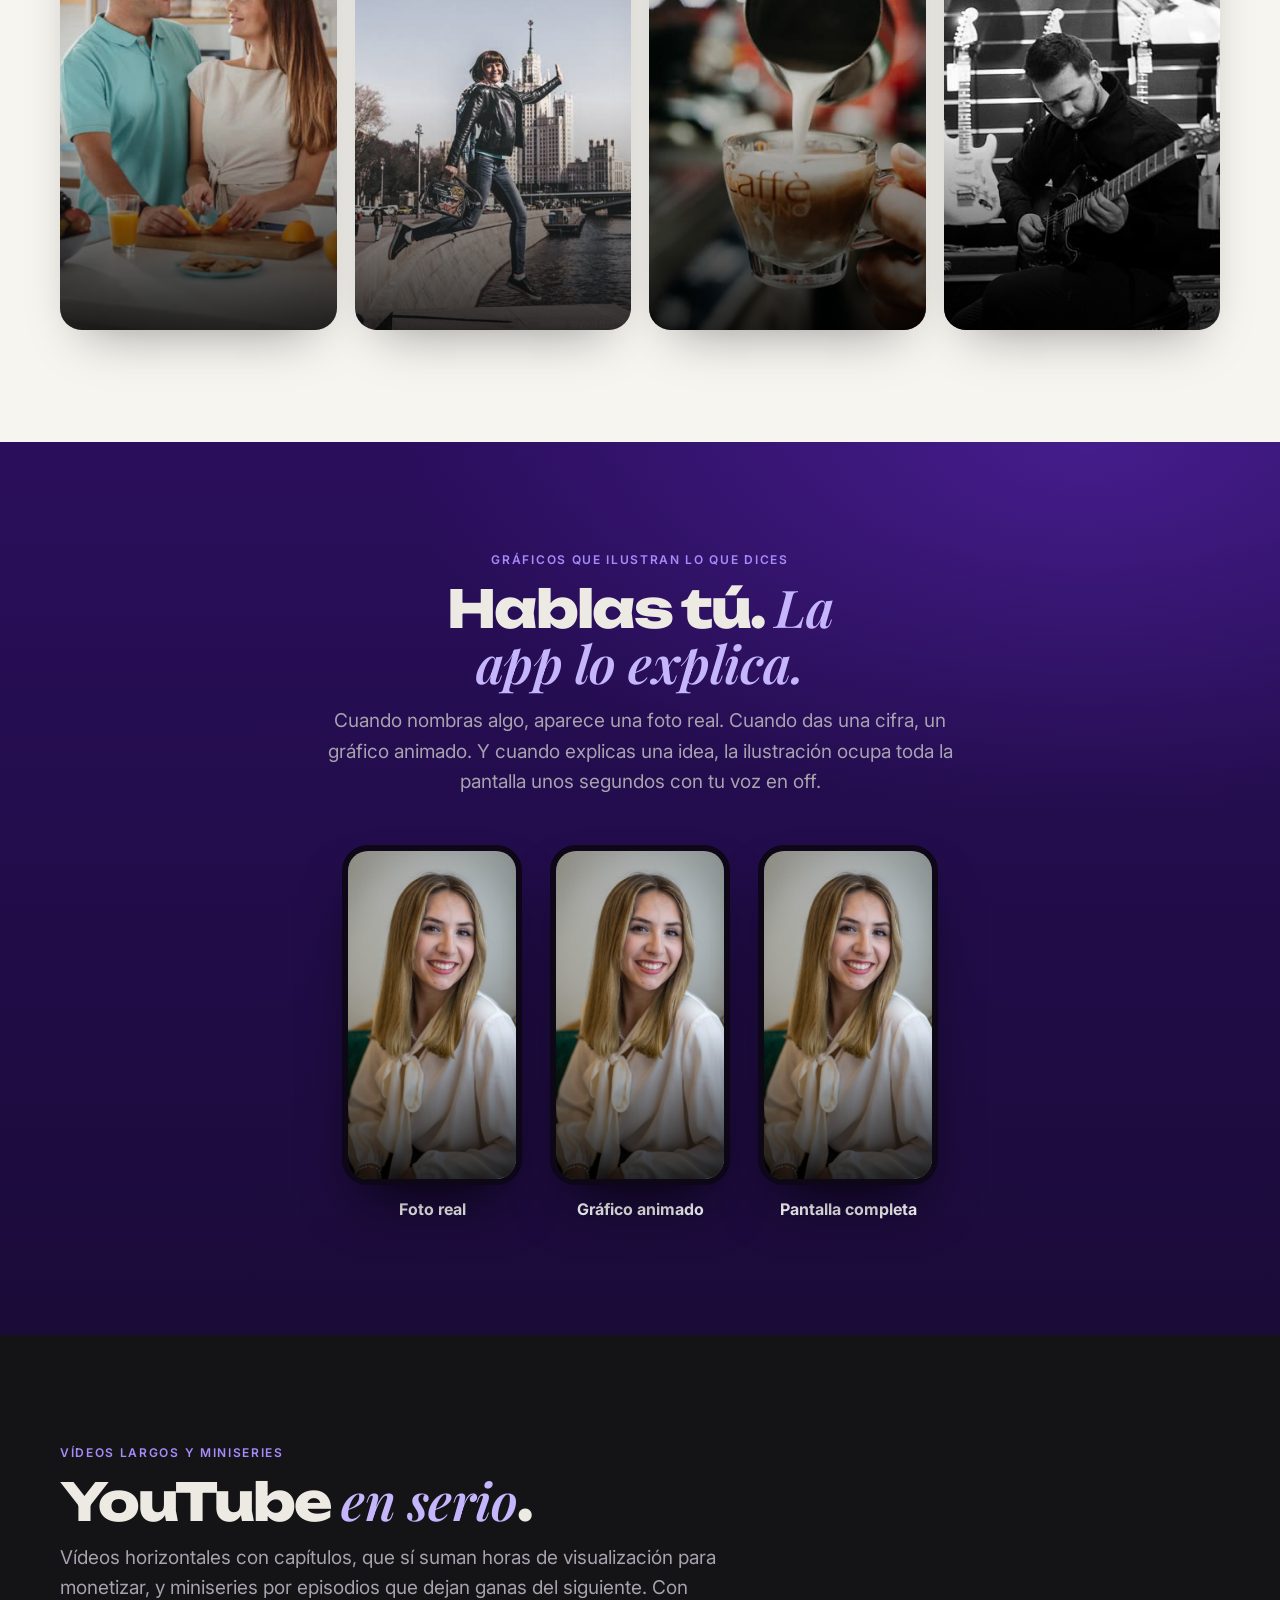
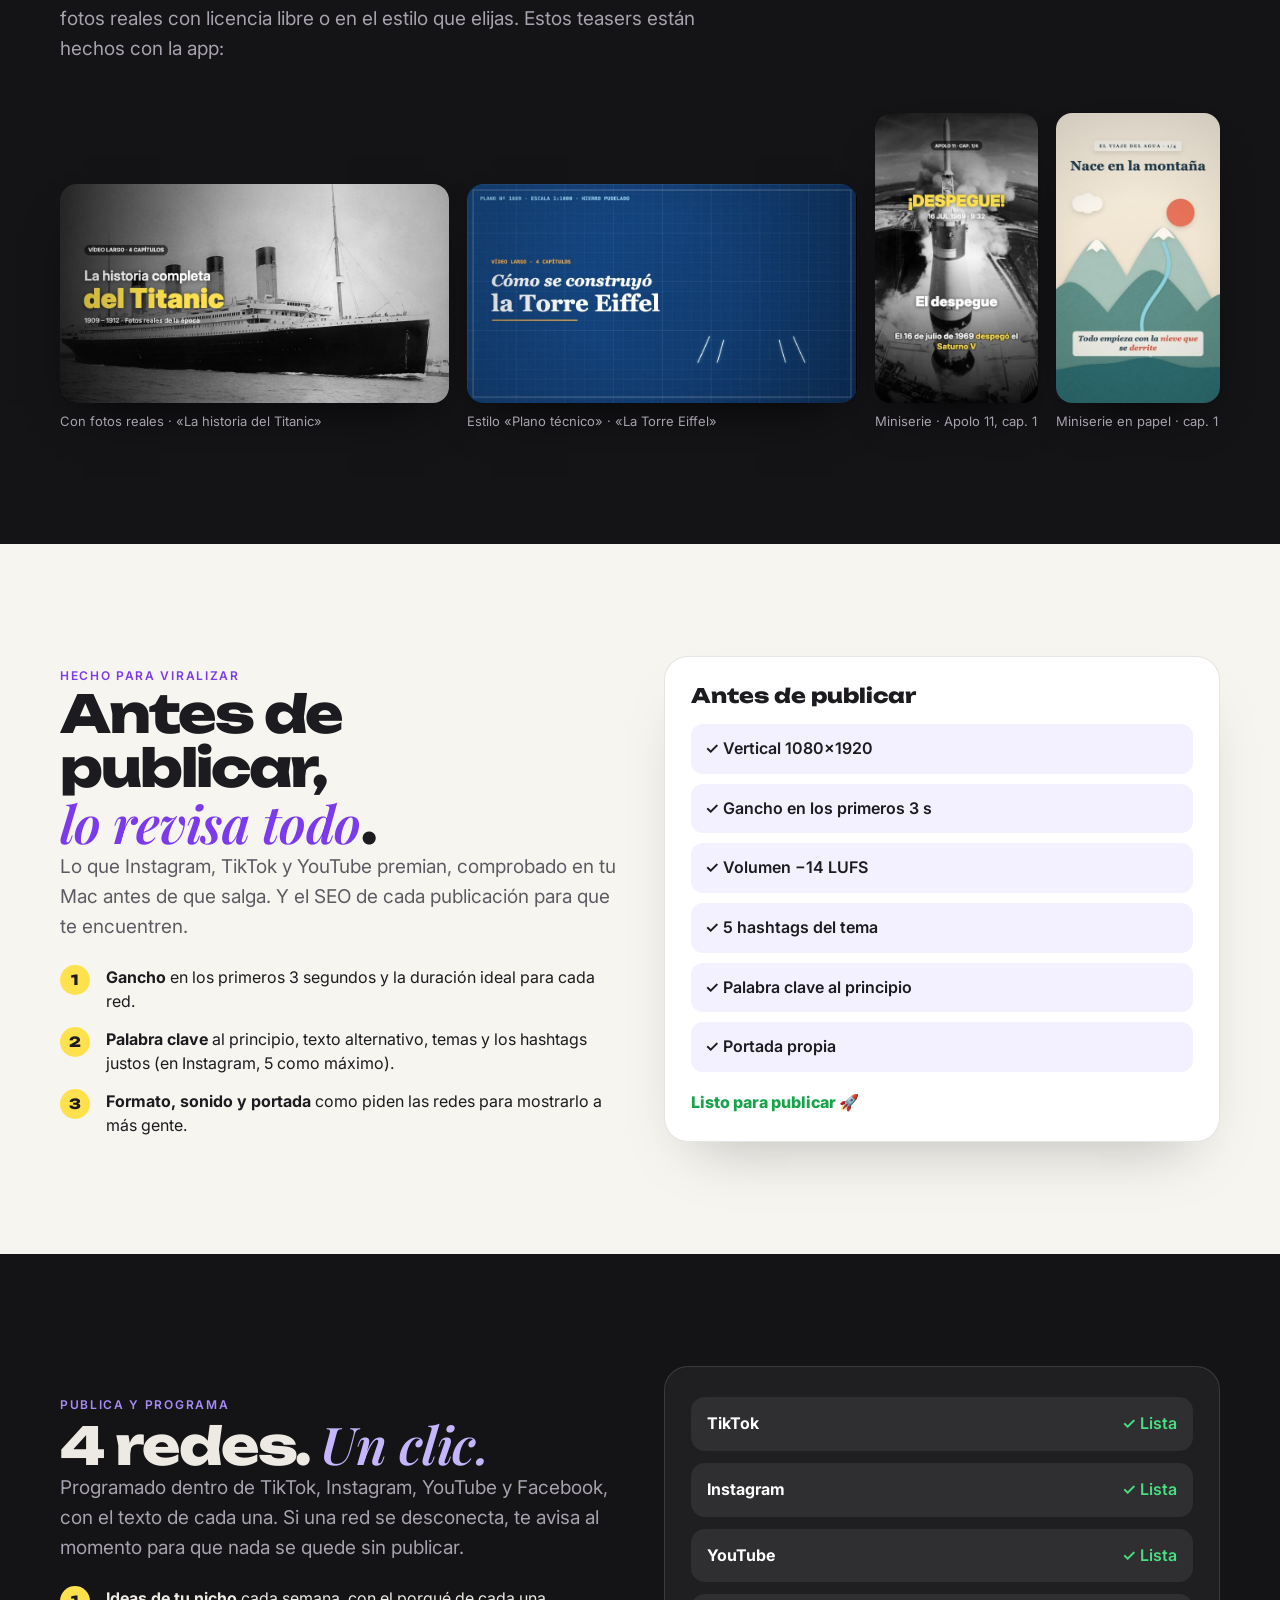
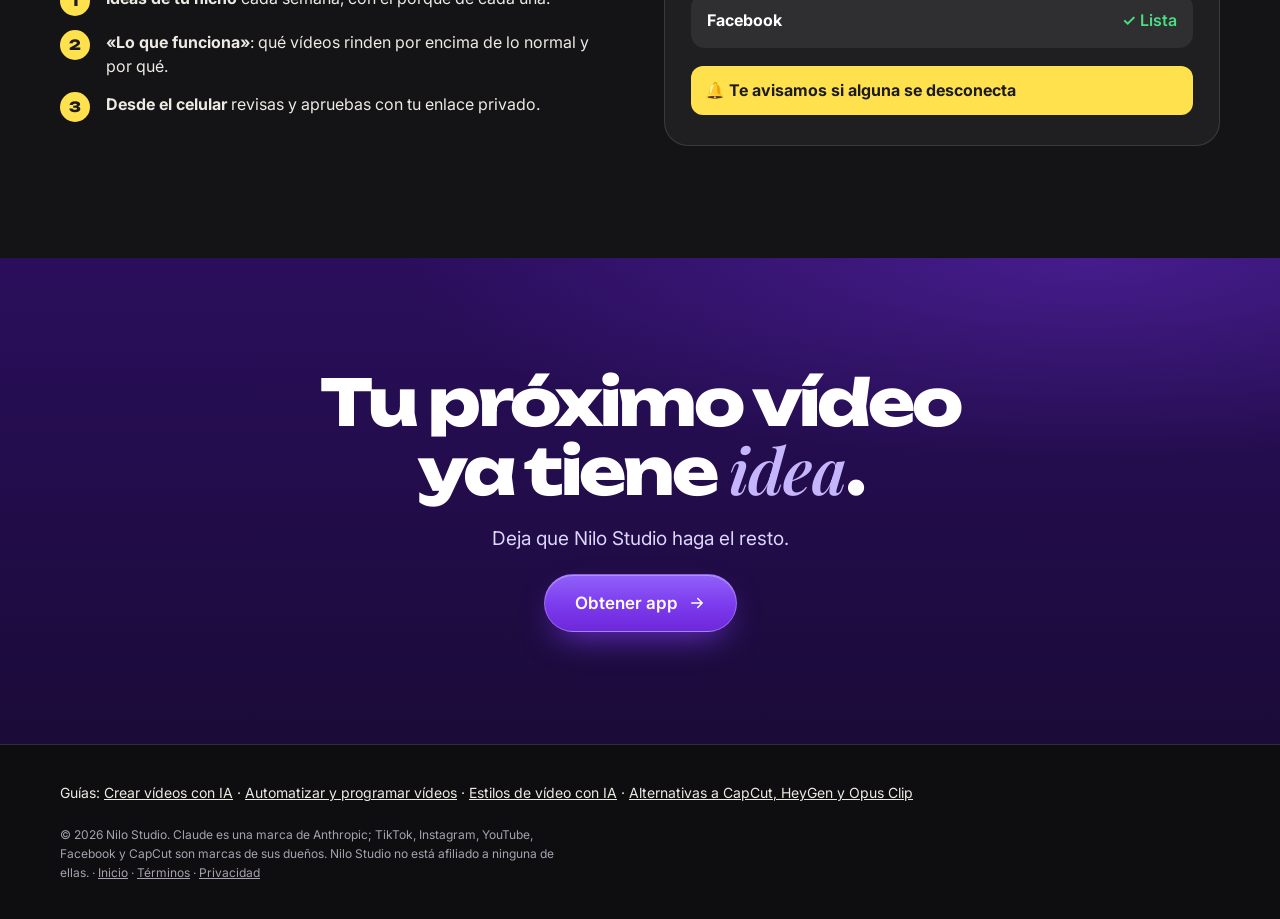
<file: funciones.html>
<!doctype html>
<html lang="es">
<head>
<meta charset="utf-8">
<meta name="viewport" content="width=device-width, initial-scale=1, viewport-fit=cover">
<title>Funciones · Nilo Studio IA</title>
<meta name="description" content="Todo lo que hace Nilo Studio IA: Nilo Cut edita tus clips, subtítulos animados a tu gusto, gráficos que ilustran lo que dices, vídeos largos y miniseries, y publicación lista para viralizar.">
<meta name="theme-color" content="#2A0E5C">
<link rel="canonical" href="https://danerrq.github.io/funciones.html">
<meta property="og:title" content="Todo lo que hace Nilo Studio IA">
<meta property="og:description" content="Como CapCut, pero edita por ti. Mira cómo funciona cada cosa.">
<meta property="og:image" content="https://danerrq.github.io/assets/marca/og.jpg?v=2">
<link rel="icon" href="assets/marca/simbolo.svg" type="image/svg+xml">
<link rel="preconnect" href="https://fonts.googleapis.com">
<link rel="preconnect" href="https://fonts.gstatic.com" crossorigin>
<link rel="stylesheet" href="https://fonts.googleapis.com/css2?family=Inter:wght@400;500;600;700&family=Playfair+Display:ital,wght@1,600&family=Unbounded:wght@700;800&display=swap">
<link rel="stylesheet" href="assets/css/web.css?v=20261126b">
<link rel="stylesheet" href="assets/css/funciones.css?v=20261126a">
</head>
<body class="fn">
<a class="saltar" href="#contenido">Saltar al contenido</a>
<svg width="0" height="0" style="position:absolute" aria-hidden="true">
  <symbol id="i-flecha" viewBox="0 0 24 24"><path d="M5 12h14m-6-6 6 6-6 6" fill="none" stroke="currentColor" stroke-width="2" stroke-linecap="round" stroke-linejoin="round"/></symbol>
</svg>

<header class="barra">
  <div class="envoltura">
    <a class="logo" href="./" aria-label="Nilo Studio, inicio"><img src="assets/marca/horizontal-fondo-oscuro.svg" alt="Nilo Studio" width="355" height="131"></a>
    <nav aria-label="Secciones"><a href="#cut">Nilo Cut</a><a href="#subtitulos">Subtítulos</a><a href="#largos">Vídeos largos</a><a href="#viral">Viralizar</a></nav>
    <a class="btn comprar" href="./#precio">Obtener app</a>
  </div>
</header>

<main id="contenido">
<section class="banda morado fn-hero">
  <div class="envoltura centro">
    <span class="antetitulo">Todo lo que hace</span>
    <h1 class="h2">Como CapCut, pero <span class="clave">edita por ti</span>.</h1>
    <p class="bajada">Escribe una idea o sube tus clips. Nilo Studio escribe, anima, corta, subtitula y lo deja listo para viralizar en TikTok, Reels, Shorts y YouTube.</p>
    <div class="fn-chips"><a href="#cut">✂️ Nilo Cut</a><a href="#subtitulos">💬 Subtítulos</a><a href="#apoyo">✨ Gráficos que ilustran</a><a href="#largos">📺 Vídeos largos</a><a href="#viral">🚀 Viralizar</a><a href="#redes">🔔 4 redes</a></div>
  </div>
</section>

<section class="banda grafito" id="cut">
  <div class="envoltura fn-dos">
    <div>
      <span class="antetitulo">Nilo Cut · tu editor automático</span>
      <h2 class="h2">Sube tus clips. <span class="clave">Nilo los edita.</span></h2>
      <p class="bajada">Vídeos, fotos, notas de voz o una carpeta entera. Le cuentas qué quieres lograr y la app hace lo que harías en un editor, sin que toques nada.</p>
      <ol class="fn-pasos"><li><span><b>Ordena</b> tus archivos para contar la historia: el gancho primero, el cierre al final.</span></li><li><span><b>Corta</b> silencios, muletillas y tomas repetidas. Se queda con la mejor.</span></li><li><span><b>Subtitula</b> con tu estilo y pone transiciones con sonido, acercamientos y música si quieres.</span></li></ol>
    </div>
    <div class="fn-demo cut" aria-hidden="true">
      <div class="cut-archivos"><span>🎬 clip_1.mov</span><span>🖼️ playa.jpg</span><span>🎙️ mi_voz.m4a</span><span>🎬 clip_2.mov</span></div>
      <div class="cut-linea"><i></i><i></i><i></i><b class="cab"></b></div>
      <div class="fn-tel"><img src="assets/funciones/sub-05.jpg" alt="" loading="lazy"><span class="fn-sub"><b>MI</b> <b class="k">VIAJE</b> <b>EN</b> <b>30</b> <b>SEGUNDOS</b></span></div>
    </div>
  </div>
</section>

<section class="banda marfil" id="subtitulos">
  <div class="envoltura">
    <div class="cabeza centro">
      <span class="antetitulo">Subtítulos animados</span>
      <h2 class="h2">10 estilos. <span class="clave">A tu gusto.</span></h2>
      <p class="bajada">La palabra que dices se ilumina, salta o se marca. Eliges el color, la letra, el tamaño y dónde van. Así retienes a quien mira sin sonido.</p>
    </div>
    <div class="fn-subs" aria-hidden="true">
      <figure class="s-clave"><img src="assets/funciones/sub-01.jpg" alt="" loading="lazy"><figcaption><b>LA</b> <b class="k">RECETA</b> <b>QUE</b> <b>NADIE</b> <b>TE</b> <b>CUENTA</b></figcaption><span>Palabra clave</span></figure>
      <figure class="s-amarillo"><img src="assets/funciones/sub-02.jpg" alt="" loading="lazy"><figcaption><b>Así</b> <b>se</b> <b>vive</b> <b>la</b> <b>ciudad</b></figcaption><span>Amarillo al hablar</span></figure>
      <figure class="s-marcador"><img src="assets/funciones/sub-04.jpg" alt="" loading="lazy"><figcaption><b>El</b> <b>café</b> <b class="k">perfecto</b> <b>en</b> <b>casa</b></figcaption><span>Marcador</span></figure>
      <figure class="s-serif"><img src="assets/funciones/sub-06.jpg" alt="" loading="lazy"><figcaption><b>La</b> <b class="k">música</b> <b>que</b> <b>me</b> <b>salvó</b></figcaption><span>Elegante</span></figure>
    </div>
  </div>
</section>

<section class="banda morado" id="apoyo">
  <div class="envoltura">
    <div class="cabeza centro">
      <span class="antetitulo">Gráficos que ilustran lo que dices</span>
      <h2 class="h2">Hablas tú. <span class="clave">La app lo explica.</span></h2>
      <p class="bajada">Cuando nombras algo, aparece una foto real. Cuando das una cifra, un gráfico animado. Y cuando explicas una idea, la ilustración ocupa toda la pantalla unos segundos con tu voz en off.</p>
    </div>
    <div class="fn-apoyo" aria-hidden="true">
      <div class="ap foto"><div class="fn-tel"><img src="assets/funciones/persona-1.jpg" alt="" loading="lazy"><span class="ov"><img src="assets/funciones/sub-05.jpg" alt=""><em>La playa</em></span><span class="fn-sub"><b>TU</b> <b class="k">IDEA</b> <b>AQUÍ</b></span></div><b>Foto real</b></div>
      <div class="ap graf"><div class="fn-tel"><img src="assets/funciones/persona-1.jpg" alt="" loading="lazy"><span class="ov"><strong>+73%</strong><i></i><i></i><i></i></span><span class="fn-sub"><b>TU</b> <b class="k">IDEA</b> <b>AQUÍ</b></span></div><b>Gráfico animado</b></div>
      <div class="ap pleno"><div class="fn-tel"><img src="assets/funciones/persona-1.jpg" alt="" loading="lazy"><span class="ov"><img src="assets/funciones/serie-agua-3.jpg" alt=""><em>🎙️ voz en off</em></span><span class="fn-sub"><b>TU</b> <b class="k">IDEA</b> <b>AQUÍ</b></span></div><b>Pantalla completa</b></div>
    </div>
  </div>
</section>

<section class="banda grafito" id="largos">
  <div class="envoltura">
    <div class="cabeza">
      <span class="antetitulo">Vídeos largos y miniseries</span>
      <h2 class="h2">YouTube <span class="clave">en serio</span>.</h2>
      <p class="bajada">Vídeos horizontales con capítulos, que sí suman horas de visualización para monetizar, y miniseries por episodios que dejan ganas del siguiente. Con fotos reales con licencia libre o en el estilo que elijas. Estos teasers están hechos con la app:</p>
    </div>
    <div class="fn-videos">
      <figure class="ancho"><video src="assets/funciones/teaser-largo-real.mp4" poster="assets/funciones/largo-titanic.jpg" muted loop playsinline preload="none" aria-label="Teaser: La historia completa del Titanic"></video><figcaption>Con fotos reales · «La historia del Titanic»</figcaption></figure>
      <figure class="ancho"><video src="assets/funciones/teaser-largo-estilo.mp4" poster="assets/funciones/largo-eiffel.jpg" muted loop playsinline preload="none" aria-label="Teaser: Cómo se construyó la Torre Eiffel"></video><figcaption>Estilo «Plano técnico» · «La Torre Eiffel»</figcaption></figure>
      <figure class="alto"><video src="assets/funciones/teaser-serie-real-1.mp4" poster="assets/funciones/serie-apolo-1.jpg" muted loop playsinline preload="none" aria-label="Teaser del capítulo 1 de Apolo 11"></video><figcaption>Miniserie · Apolo 11, cap. 1</figcaption></figure>
      <figure class="alto"><video src="assets/funciones/teaser-serie-estilo-1.mp4" poster="assets/funciones/serie-agua-1.jpg" muted loop playsinline preload="none" aria-label="Teaser del capítulo 1 de El viaje del agua"></video><figcaption>Miniserie en papel · cap. 1</figcaption></figure>
    </div>
  </div>
</section>

<section class="banda marfil" id="viral">
  <div class="envoltura fn-dos">
    <div>
      <span class="antetitulo">Hecho para viralizar</span>
      <h2 class="h2">Antes de publicar, <span class="clave">lo revisa todo</span>.</h2>
      <p class="bajada">Lo que Instagram, TikTok y YouTube premian, comprobado en tu Mac antes de que salga. Y el SEO de cada publicación para que te encuentren.</p>
      <ol class="fn-pasos"><li><span><b>Gancho</b> en los primeros 3 segundos y la duración ideal para cada red.</span></li><li><span><b>Palabra clave</b> al principio, texto alternativo, temas y los hashtags justos (en Instagram, 5 como máximo).</span></li><li><span><b>Formato, sonido y portada</b> como piden las redes para mostrarlo a más gente.</span></li></ol>
    </div>
    <div class="fn-check" aria-hidden="true">
      <b class="t">Antes de publicar</b>
      <span style="--i:0">✓ Vertical 1080×1920</span><span style="--i:1">✓ Gancho en los primeros 3 s</span><span style="--i:2">✓ Volumen −14 LUFS</span><span style="--i:3">✓ 5 hashtags del tema</span><span style="--i:4">✓ Palabra clave al principio</span><span style="--i:5">✓ Portada propia</span>
      <em>Listo para publicar 🚀</em>
    </div>
  </div>
</section>

<section class="banda grafito" id="redes">
  <div class="envoltura fn-dos">
    <div>
      <span class="antetitulo">Publica y programa</span>
      <h2 class="h2">4 redes. <span class="clave">Un clic.</span></h2>
      <p class="bajada">Programado dentro de TikTok, Instagram, YouTube y Facebook, con el texto de cada una. Si una red se desconecta, te avisa al momento para que nada se quede sin publicar.</p>
      <ol class="fn-pasos"><li><span><b>Ideas de tu nicho</b> cada semana, con el porqué de cada una.</span></li><li><span><b>«Lo que funciona»</b>: qué vídeos rinden por encima de lo normal y por qué.</span></li><li><span><b>Desde el celular</b> revisas y apruebas con tu enlace privado.</span></li></ol>
    </div>
    <div class="fn-redes" aria-hidden="true"><span>TikTok <i>✓ Lista</i></span><span>Instagram <i>✓ Lista</i></span><span>YouTube <i>✓ Lista</i></span><span>Facebook <i>✓ Lista</i></span><div class="fn-alerta">🔔 Te avisamos si alguna se desconecta</div></div>
  </div>
</section>

<section class="banda morado final">
  <div class="envoltura centro">
    <h2 class="h2">Tu próximo vídeo ya tiene <span class="clave">idea</span>.</h2>
    <p class="bajada">Deja que Nilo Studio haga el resto.</p>
    <a class="btn comprar grande" href="./#precio">Obtener app <svg class="flecha" aria-hidden="true"><use href="#i-flecha"/></svg></a>
  </div>
</section>
</main>

<footer class="pie"><div class="envoltura"><p class="guias">Guías: <a href="crear-videos-con-ia.html">Crear vídeos con IA</a> · <a href="automatizar-videos.html">Automatizar y programar vídeos</a> · <a href="estilos-de-video-con-ia.html">Estilos de vídeo con IA</a> · <a href="alternativas.html">Alternativas a CapCut, HeyGen y Opus Clip</a></p><p class="legal">© 2026 Nilo Studio. Claude es una marca de Anthropic; TikTok, Instagram, YouTube, Facebook y CapCut son marcas de sus dueños. Nilo Studio no está afiliado a ninguna de ellas. · <a href="./">Inicio</a> · <a href="terminos.html">Términos</a> · <a href="privacidad.html">Privacidad</a></p></div></footer>
<script>
// los teasers se reproducen solo cuando se ven (y nada se mueve si la persona prefiere menos movimiento)
const quieto = matchMedia('(prefers-reduced-motion: reduce)').matches;
if (!quieto && 'IntersectionObserver' in window) { const io = new IntersectionObserver(es => es.forEach(e => e.isIntersecting ? e.target.play().catch(() => {}) : e.target.pause()), { threshold: .4 }); document.querySelectorAll('.fn-videos video').forEach(v => io.observe(v)); }
document.querySelectorAll('.fn-videos video').forEach(v => v.addEventListener('click', () => { v.controls = true; v.play(); }));
</script>
</body>
</html>
</file>
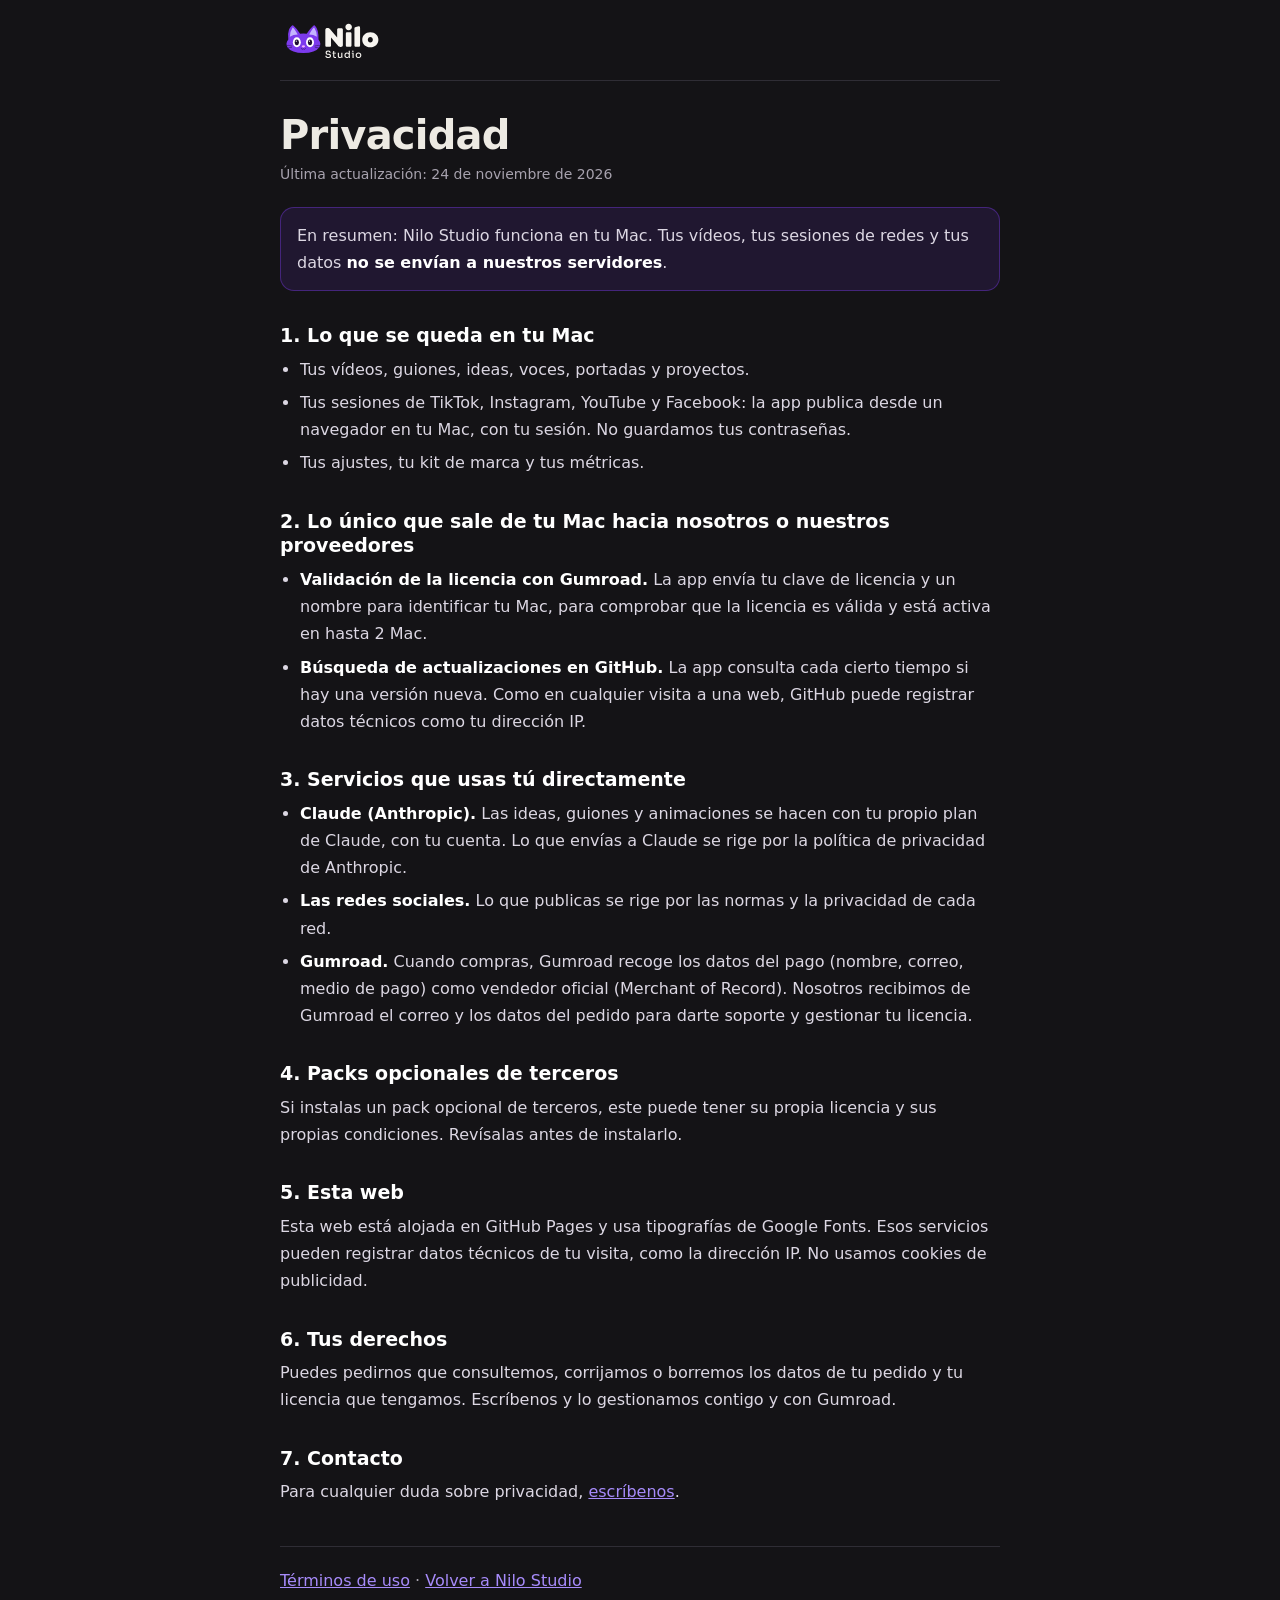
<file: privacidad.html>
<!doctype html>
<html lang="es">
<head>
<meta charset="utf-8">
<meta name="viewport" content="width=device-width, initial-scale=1, viewport-fit=cover">
<title>Privacidad · Nilo Studio</title>
<meta name="description" content="Política de privacidad de Nilo Studio: qué datos salen de tu Mac y cuáles no.">
<link rel="icon" href="assets/marca/simbolo.svg" type="image/svg+xml">
<link rel="canonical" href="https://danerrq.github.io/privacidad.html">
<link rel="stylesheet" href="assets/css/legal.css?v=20261125a">
</head>
<body>
<header><a href="./" class="volver" aria-label="Volver a Nilo Studio"><img src="assets/marca/horizontal-fondo-oscuro.svg" alt="Nilo Studio" width="355" height="131"></a></header>
<main>
  <h1>Privacidad</h1>
  <p class="fecha">Última actualización: 24 de noviembre de 2026</p>
  <p class="resumen">En resumen: Nilo Studio funciona en tu Mac. Tus vídeos, tus sesiones de redes y tus datos <b>no se envían a nuestros servidores</b>.</p>

  <h2>1. Lo que se queda en tu Mac</h2>
  <ul>
    <li>Tus vídeos, guiones, ideas, voces, portadas y proyectos.</li>
    <li>Tus sesiones de TikTok, Instagram, YouTube y Facebook: la app publica desde un navegador en tu Mac, con tu sesión. No guardamos tus contraseñas.</li>
    <li>Tus ajustes, tu kit de marca y tus métricas.</li>
  </ul>

  <h2>2. Lo único que sale de tu Mac hacia nosotros o nuestros proveedores</h2>
  <ul>
    <li><b>Validación de la licencia con Gumroad.</b> La app envía tu clave de licencia y un nombre para identificar tu Mac, para comprobar que la licencia es válida y está activa en hasta 2 Mac.</li>
    <li><b>Búsqueda de actualizaciones en GitHub.</b> La app consulta cada cierto tiempo si hay una versión nueva. Como en cualquier visita a una web, GitHub puede registrar datos técnicos como tu dirección IP.</li>
  </ul>

  <h2>3. Servicios que usas tú directamente</h2>
  <ul>
    <li><b>Claude (Anthropic).</b> Las ideas, guiones y animaciones se hacen con tu propio plan de Claude, con tu cuenta. Lo que envías a Claude se rige por la política de privacidad de Anthropic.</li>
    <li><b>Las redes sociales.</b> Lo que publicas se rige por las normas y la privacidad de cada red.</li>
    <li><b>Gumroad.</b> Cuando compras, Gumroad recoge los datos del pago (nombre, correo, medio de pago) como vendedor oficial (Merchant of Record). Nosotros recibimos de Gumroad el correo y los datos del pedido para darte soporte y gestionar tu licencia.</li>
  </ul>

  <h2>4. Packs opcionales de terceros</h2>
  <p>Si instalas un pack opcional de terceros, este puede tener su propia licencia y sus propias condiciones. Revísalas antes de instalarlo.</p>

  <h2>5. Esta web</h2>
  <p>Esta web está alojada en GitHub Pages y usa tipografías de Google Fonts. Esos servicios pueden registrar datos técnicos de tu visita, como la dirección IP. No usamos cookies de publicidad.</p>

  <h2>6. Tus derechos</h2>
  <p>Puedes pedirnos que consultemos, corrijamos o borremos los datos de tu pedido y tu licencia que tengamos. Escríbenos y lo gestionamos contigo y con Gumroad.</p>

  <h2>7. Contacto</h2>
  <p>Para cualquier duda sobre privacidad, <a href="./#contacto">escríbenos</a>.</p>

  <p class="otros"><a href="terminos.html">Términos de uso</a> · <a href="./">Volver a Nilo Studio</a></p>
</main>
</body>
</html>
</file>
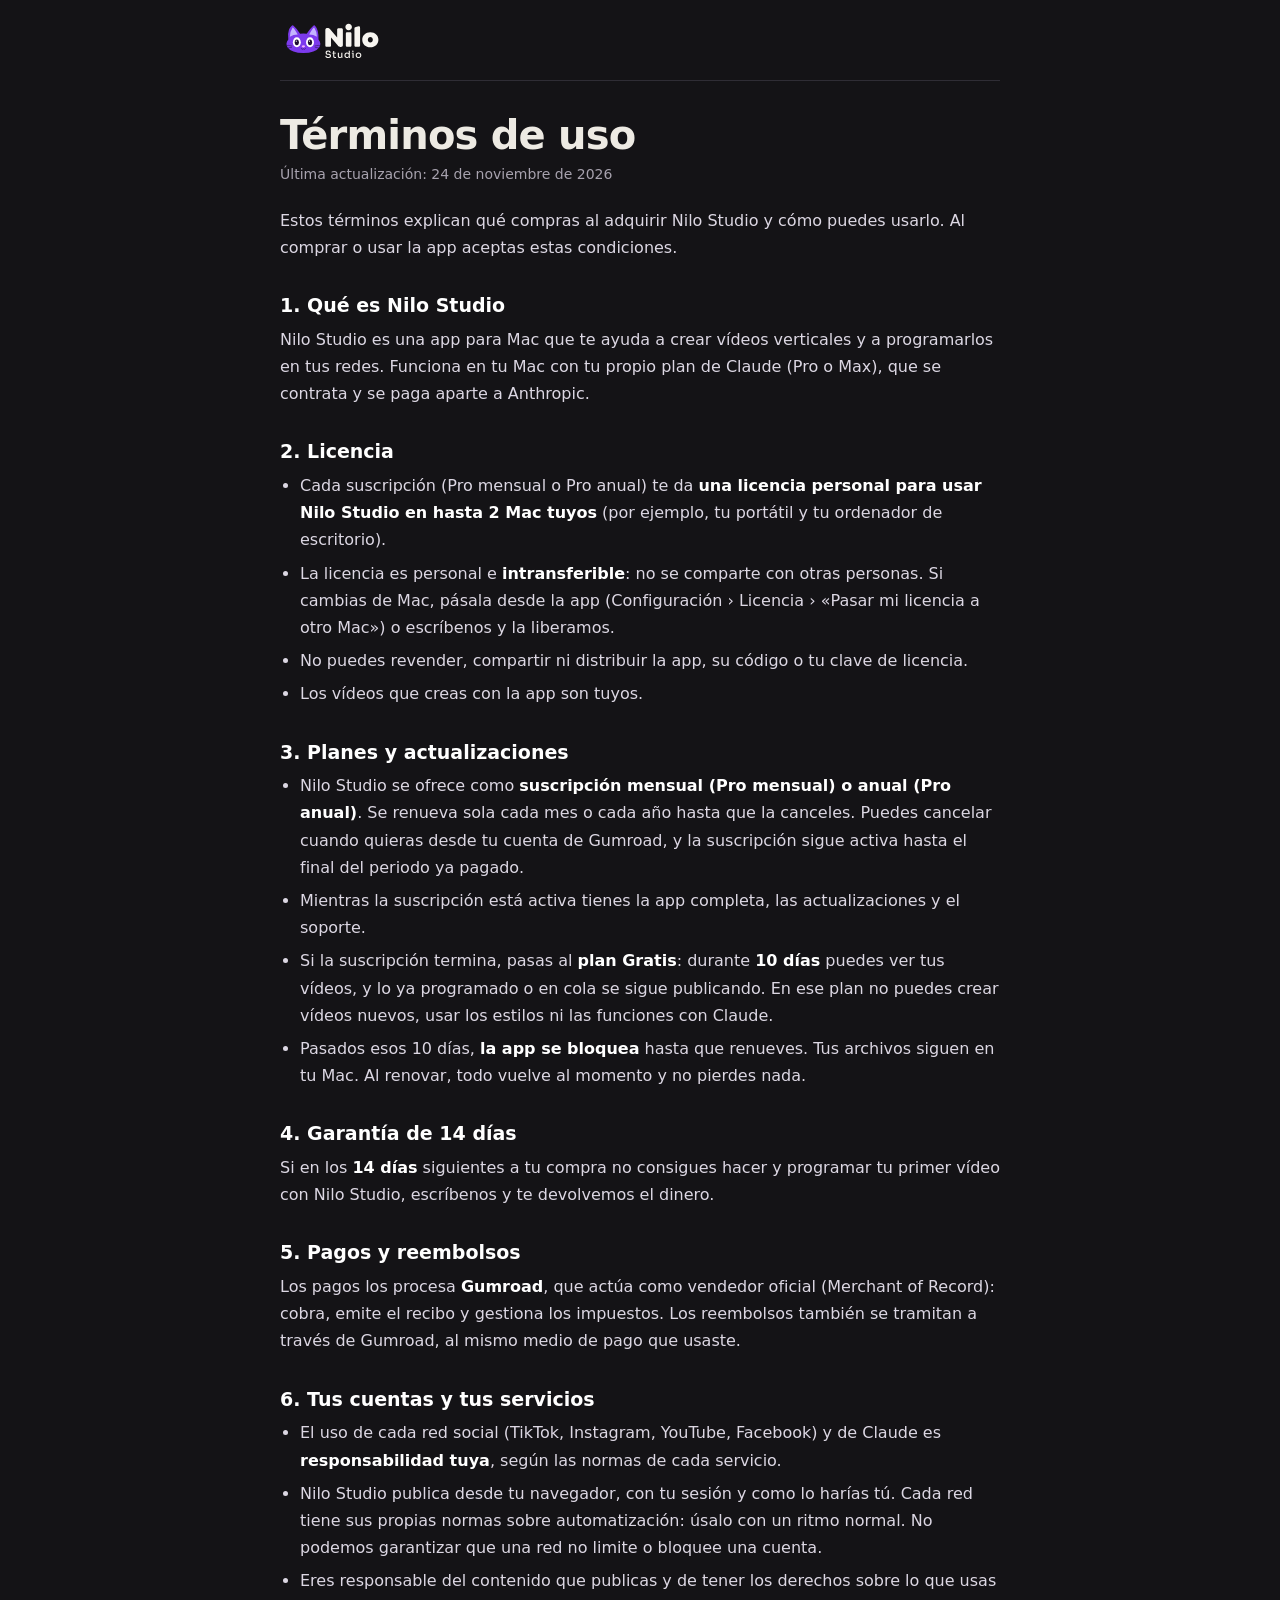
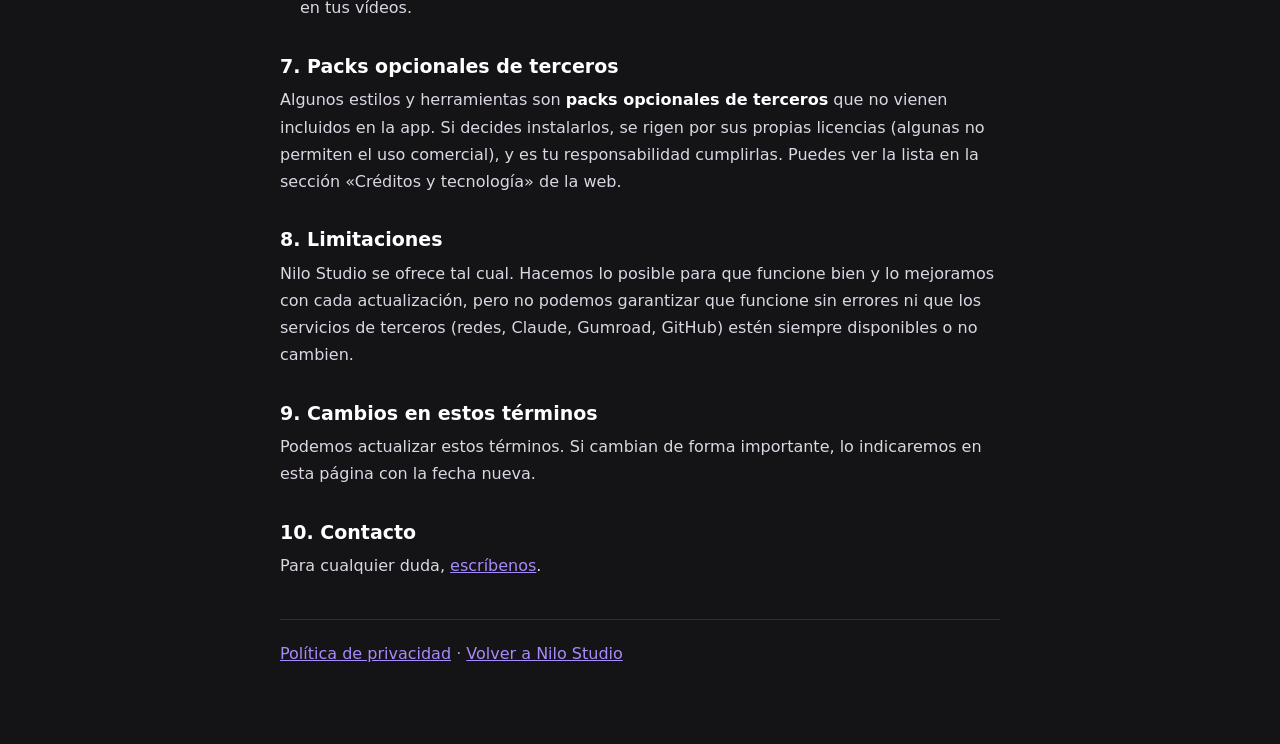
<file: terminos.html>
<!doctype html>
<html lang="es">
<head>
<meta charset="utf-8">
<meta name="viewport" content="width=device-width, initial-scale=1, viewport-fit=cover">
<title>Términos de uso · Nilo Studio</title>
<meta name="description" content="Términos de uso de Nilo Studio: planes, licencia, actualizaciones, garantía y reembolsos.">
<link rel="icon" href="assets/marca/simbolo.svg" type="image/svg+xml">
<link rel="canonical" href="https://danerrq.github.io/terminos.html">
<link rel="stylesheet" href="assets/css/legal.css?v=20261125a">
</head>
<body>
<header><a href="./" class="volver" aria-label="Volver a Nilo Studio"><img src="assets/marca/horizontal-fondo-oscuro.svg" alt="Nilo Studio" width="355" height="131"></a></header>
<main>
  <h1>Términos de uso</h1>
  <p class="fecha">Última actualización: 24 de noviembre de 2026</p>
  <p>Estos términos explican qué compras al adquirir Nilo Studio y cómo puedes usarlo. Al comprar o usar la app aceptas estas condiciones.</p>

  <h2>1. Qué es Nilo Studio</h2>
  <p>Nilo Studio es una app para Mac que te ayuda a crear vídeos verticales y a programarlos en tus redes. Funciona en tu Mac con tu propio plan de Claude (Pro o Max), que se contrata y se paga aparte a Anthropic.</p>

  <h2>2. Licencia</h2>
  <ul>
    <li>Cada suscripción (Pro mensual o Pro anual) te da <b>una licencia personal para usar Nilo Studio en hasta 2 Mac tuyos</b> (por ejemplo, tu portátil y tu ordenador de escritorio).</li>
    <li>La licencia es personal e <b>intransferible</b>: no se comparte con otras personas. Si cambias de Mac, pásala desde la app (Configuración › Licencia › «Pasar mi licencia a otro Mac») o escríbenos y la liberamos.</li>
    <li>No puedes revender, compartir ni distribuir la app, su código o tu clave de licencia.</li>
    <li>Los vídeos que creas con la app son tuyos.</li>
  </ul>

  <h2>3. Planes y actualizaciones</h2>
  <ul>
    <li>Nilo Studio se ofrece como <b>suscripción mensual (Pro mensual) o anual (Pro anual)</b>. Se renueva sola cada mes o cada año hasta que la canceles. Puedes cancelar cuando quieras desde tu cuenta de Gumroad, y la suscripción sigue activa hasta el final del periodo ya pagado.</li>
    <li>Mientras la suscripción está activa tienes la app completa, las actualizaciones y el soporte.</li>
    <li>Si la suscripción termina, pasas al <b>plan Gratis</b>: durante <b>10 días</b> puedes ver tus vídeos, y lo ya programado o en cola se sigue publicando. En ese plan no puedes crear vídeos nuevos, usar los estilos ni las funciones con Claude.</li>
    <li>Pasados esos 10 días, <b>la app se bloquea</b> hasta que renueves. Tus archivos siguen en tu Mac. Al renovar, todo vuelve al momento y no pierdes nada.</li>
  </ul>

  <h2>4. Garantía de 14 días</h2>
  <p>Si en los <b>14 días</b> siguientes a tu compra no consigues hacer y programar tu primer vídeo con Nilo Studio, escríbenos y te devolvemos el dinero.</p>

  <h2>5. Pagos y reembolsos</h2>
  <p>Los pagos los procesa <b>Gumroad</b>, que actúa como vendedor oficial (Merchant of Record): cobra, emite el recibo y gestiona los impuestos. Los reembolsos también se tramitan a través de Gumroad, al mismo medio de pago que usaste.</p>

  <h2>6. Tus cuentas y tus servicios</h2>
  <ul>
    <li>El uso de cada red social (TikTok, Instagram, YouTube, Facebook) y de Claude es <b>responsabilidad tuya</b>, según las normas de cada servicio.</li>
    <li>Nilo Studio publica desde tu navegador, con tu sesión y como lo harías tú. Cada red tiene sus propias normas sobre automatización: úsalo con un ritmo normal. No podemos garantizar que una red no limite o bloquee una cuenta.</li>
    <li>Eres responsable del contenido que publicas y de tener los derechos sobre lo que usas en tus vídeos.</li>
  </ul>

  <h2>7. Packs opcionales de terceros</h2>
  <p>Algunos estilos y herramientas son <b>packs opcionales de terceros</b> que no vienen incluidos en la app. Si decides instalarlos, se rigen por sus propias licencias (algunas no permiten el uso comercial), y es tu responsabilidad cumplirlas. Puedes ver la lista en la sección «Créditos y tecnología» de la web.</p>

  <h2>8. Limitaciones</h2>
  <p>Nilo Studio se ofrece tal cual. Hacemos lo posible para que funcione bien y lo mejoramos con cada actualización, pero no podemos garantizar que funcione sin errores ni que los servicios de terceros (redes, Claude, Gumroad, GitHub) estén siempre disponibles o no cambien.</p>

  <h2>9. Cambios en estos términos</h2>
  <p>Podemos actualizar estos términos. Si cambian de forma importante, lo indicaremos en esta página con la fecha nueva.</p>

  <h2>10. Contacto</h2>
  <p>Para cualquier duda, <a href="./#contacto">escríbenos</a>.</p>

  <p class="otros"><a href="privacidad.html">Política de privacidad</a> · <a href="./">Volver a Nilo Studio</a></p>
</main>
</body>
</html>
</file>
<file: assets/css/web.css>
/* Nilo Studio · web de venta v2
   Concepto: la web es la propia app en movimiento. Bandas de color de la marca
   (morado profundo, grafito, marfil y un golpe de amarillo) y la interfaz recreada en HTML. */
:root {
  --grafito: #141316;
  --grafito-2: #1C1B1F;
  --grafito-3: #25232A;
  --borde: #2F2D35;
  --marfil: #F7F5F0;
  --marfil-2: #EFECE5;
  --tinta: #1C1B1F;
  --tinta-tenue: #5E5A63;
  --texto: #EDEAE3;
  --tenue: #A7A2AE;
  --morado: #7C3AED;
  --morado-claro: #A78BFA;
  --morado-hondo: #2A0E5C;
  --morado-noche: #1A0B38;
  --lila: #C4B5FD;
  --amarillo: #FFE14D;
  --ok: #6FCF9E;
  --f-display: 'Unbounded', 'Inter', system-ui, sans-serif;
  --f-texto: 'Inter', -apple-system, system-ui, 'Segoe UI', sans-serif;
  --f-serif: 'Playfair Display', Georgia, serif;
  --ease: cubic-bezier(.2, .8, .2, 1);
  --rebote: cubic-bezier(.34, 1.56, .64, 1);
  --ancho: 1160px;
  color-scheme: dark;
}

* { box-sizing: border-box; }
[hidden] { display: none !important; }
html { scroll-behavior: smooth; -webkit-text-size-adjust: 100%; }
body { margin: 0; background: var(--grafito); color: var(--texto); font: 400 16px/1.6 var(--f-texto); -webkit-font-smoothing: antialiased; overflow-x: hidden; }
body::before { content: ""; position: fixed; inset: 0 0 auto; height: env(safe-area-inset-top, 0px); z-index: 60; background: var(--grafito); }
img, svg, video { max-width: 100%; display: block; }
h1, h2, h3 { margin: 0; text-wrap: balance; }
p { margin: 0; }
a { color: inherit; }
:focus-visible { outline: 2px solid var(--morado-claro); outline-offset: 3px; border-radius: 8px; }

.envoltura { width: 100%; max-width: calc(var(--ancho) + 48px); margin-inline: auto; padding-left: max(16px, env(safe-area-inset-left, 0px)); padding-right: max(16px, env(safe-area-inset-right, 0px)); }
@media (min-width: 720px) { .envoltura { padding-left: max(24px, env(safe-area-inset-left, 0px)); padding-right: max(24px, env(safe-area-inset-right, 0px)); } }

/* ---------- bandas de color ---------- */
.banda { padding-block: clamp(64px, 9vw, 112px); position: relative; }
.banda.morado { background: radial-gradient(90% 70% at 85% 0%, #7C3AED55, transparent 60%), linear-gradient(180deg, var(--morado-hondo), var(--morado-noche)); }
.banda.grafito { background: var(--grafito); }
.banda.marfil { background: var(--marfil); color: var(--tinta); color-scheme: light; }
.banda.amarilla { background: var(--amarillo); color: var(--tinta); padding-block: clamp(48px, 7vw, 80px); color-scheme: light; }

.cabeza { display: grid; gap: 14px; max-width: 720px; margin-bottom: clamp(28px, 4vw, 48px); }
.cabeza.centro { margin-inline: auto; text-align: center; justify-items: center; }
.antetitulo { font: 600 12px/1 var(--f-texto); letter-spacing: .14em; text-transform: uppercase; color: var(--morado-claro); }
.marfil .antetitulo, .amarilla .antetitulo { color: var(--morado); }
.h2 { font: 800 clamp(30px, 5vw, 52px)/1.04 var(--f-display); letter-spacing: -.04em; }
.bajada { color: var(--tenue); font-size: clamp(16px, 1.9vw, 19px); max-width: 56ch; }
.marfil .bajada { color: var(--tinta-tenue); }
.clave { font-family: var(--f-serif); font-style: italic; font-weight: 600; letter-spacing: -.01em; }
.morado .clave, .grafito .clave { color: var(--lila); }
.marfil .clave { color: var(--morado); }
.sel { position: relative; display: inline-block; padding: 0 .12em; border: 1.5px solid var(--morado-claro); background: #7C3AED30; line-height: 1.05; }
.sel::before, .sel::after { content: ""; position: absolute; width: 7px; height: 7px; background: #fff; border: 1.5px solid var(--morado-claro); }
.sel::before { left: -5px; top: -5px; } .sel::after { right: -5px; bottom: -5px; }

/* ---------- botones ---------- */
.btn { position: relative; overflow: hidden; isolation: isolate; display: inline-flex; align-items: center; justify-content: center; gap: 10px; min-height: 50px; padding: 0 24px; border-radius: 999px; border: 1px solid #ffffff2e; background: #ffffff10; color: inherit; font: 600 15px/1.1 var(--f-texto); white-space: nowrap; text-decoration: none; cursor: pointer; transition: transform .25s var(--rebote), box-shadow .25s, background .2s; }
.btn:hover { transform: translateY(-2px); background: #ffffff1a; }
.btn:active { transform: translateY(1px); }
.btn svg { width: 18px; height: 18px; flex: none; }
.btn.comprar { background: linear-gradient(180deg, #9061F9, #7C3AED 55%, #6D28D9); border-color: #C4B5FD66; color: #fff; box-shadow: 0 1px 0 #ffffff4d inset, 0 14px 34px -12px #7C3AEDdd; }
.btn.comprar:hover { box-shadow: 0 1px 0 #ffffff4d inset, 0 20px 44px -12px #8B5CF6; background: linear-gradient(180deg, #9B6DFA, #7C3AED 55%, #6D28D9); }
.btn.comprar::after { content: ""; position: absolute; inset: -40% auto -40% -60%; width: 40%; z-index: -1; background: linear-gradient(100deg, transparent, #ffffff70, transparent); transform: skewX(-20deg); animation: brillo 3.8s var(--ease) infinite; }
@keyframes brillo { 0%, 55% { left: -60%; } 85%, 100% { left: 130%; } }
.btn.comprar .precio-btn { padding-left: 12px; border-left: 1px solid #ffffff55; font-variant-numeric: tabular-nums; }
.btn.grande { min-height: 58px; padding: 0 30px; font-size: 17px; }
.btn.bloque { width: 100%; }
.btn .flecha { transition: transform .3s var(--rebote); }
.btn:hover .flecha { transform: translateX(5px); }
.marfil .btn:not(.comprar) { border-color: #1C1B1F26; background: #1C1B1F08; }

/* ---------- barra superior ---------- */
.barra { position: sticky; top: env(safe-area-inset-top, 0px); z-index: 50; background: #141316cc; backdrop-filter: blur(14px) saturate(150%); -webkit-backdrop-filter: blur(14px) saturate(150%); border-bottom: 1px solid #ffffff12; }
.barra .envoltura { display: flex; align-items: center; gap: 18px; min-height: 64px; }
.barra .logo img { height: 40px; width: auto; }
.barra nav { display: none; gap: 2px; margin-left: auto; }
.barra nav a { color: var(--tenue); text-decoration: none; font-size: 14px; font-weight: 500; padding: 8px 12px; border-radius: 999px; transition: color .2s, background .2s; }
.barra nav a:hover { color: #fff; background: #ffffff12; }
.barra .btn { min-height: 40px; padding: 0 16px; font-size: 14px; margin-left: auto; }
@media (min-width: 900px) { .barra nav { display: flex; } .barra .btn { margin-left: 8px; } }

/* ---------- hero ---------- */
.hero { padding-block: clamp(36px, 6vw, 80px) clamp(56px, 8vw, 96px); overflow: hidden; }
.hero .envoltura { display: grid; gap: 40px; align-items: center; }
@media (min-width: 960px) { .hero .envoltura { grid-template-columns: minmax(0, 1.2fr) minmax(0, .8fr); gap: 48px; } }
.hero-txt { display: grid; gap: 22px; min-width: 0; }
.pildora { display: inline-flex; align-items: center; gap: 8px; width: fit-content; padding: 7px 14px 7px 8px; border-radius: 999px; background: #ffffff12; border: 1px solid #ffffff22; font-size: 13px; font-weight: 600; color: #fff; }
.pildora b { background: var(--amarillo); color: var(--tinta); border-radius: 999px; padding: 2px 8px; font-size: 11px; letter-spacing: .06em; }
.hero h1 { font: 800 clamp(34px, 5.2vw, 64px)/1.03 var(--f-display); letter-spacing: -.045em; color: #fff; }
.hero h1 .tachado { position: relative; color: #ffffffa8; white-space: nowrap; }
.hero h1 .tachado::after { content: ""; position: absolute; left: -2%; right: -2%; top: 52%; height: .09em; background: var(--amarillo); border-radius: 4px; transform-origin: left; animation: tacha .8s .5s var(--ease) both; }
@keyframes tacha { from { transform: scaleX(0); } }
.hero .bajada { color: #DDD6FE; }
.acciones { display: flex; flex-wrap: wrap; gap: 12px; align-items: center; }
.confianza { display: flex; flex-wrap: wrap; gap: 8px 18px; list-style: none; margin: 0; padding: 0; font-size: 14px; color: #DDD6FE; }
.confianza li { display: inline-flex; align-items: center; gap: 7px; }
.confianza svg { width: 16px; height: 16px; color: var(--amarillo); }

.telefono { position: relative; justify-self: center; width: min(100%, 300px); aspect-ratio: 9 / 16; max-width: 100%; border-radius: 40px; padding: 10px; background: linear-gradient(160deg, #3A2A5E, #120A24); border: 1px solid #ffffff26; box-shadow: 0 50px 90px -30px #000, 0 0 0 1px #00000080, 0 0 120px -30px #8B5CF6; animation: flota 6s ease-in-out infinite; }
@keyframes flota { 50% { transform: translateY(-10px) rotate(.6deg); } }
.pantalla { position: relative; width: 100%; height: 100%; border-radius: 31px; overflow: hidden; background: #0B0A0C; }
.pantalla video, .pantalla img.poster { position: absolute; inset: 0; width: 100%; height: 100%; object-fit: cover; transition: opacity .5s var(--ease); }
.muesca { position: absolute; top: 18px; left: 50%; translate: -50% 0; width: 80px; height: 22px; border-radius: 999px; background: #000; z-index: 3; }
.pantalla .etq-estilo { position: absolute; z-index: 3; left: 12px; right: 12px; top: 48px; display: flex; justify-content: space-between; align-items: center; gap: 8px; font-size: 11px; color: #fff; }
.pantalla .etq-estilo span { background: #000000a0; border: 1px solid #ffffff30; border-radius: 999px; padding: 5px 10px; backdrop-filter: blur(6px); -webkit-backdrop-filter: blur(6px); }
.pantalla .sonido { position: absolute; z-index: 4; left: 50%; bottom: 52px; translate: -50% 0; display: inline-flex; align-items: center; gap: 8px; padding: 10px 16px; border-radius: 999px; border: 1px solid #ffffff40; background: #000000b0; color: #fff; font: 600 13px var(--f-texto); cursor: pointer; }
.hero-visual { position: relative; display: grid; justify-items: center; min-width: 0; }
.globo { position: absolute; z-index: 5; background: #fff; color: var(--tinta); font: 700 13px/1.25 var(--f-texto); padding: 10px 14px; border-radius: 14px; box-shadow: 0 16px 36px -12px #000; display: flex; align-items: center; gap: 8px; animation: flota 5s ease-in-out infinite; }
.globo svg { width: 16px; height: 16px; }
.globo.uno { left: max(-8px, calc(50% - 230px)); top: 16%; border-bottom-left-radius: 4px; }
.globo.dos { right: max(-8px, calc(50% - 230px)); bottom: 20%; border-bottom-right-radius: 4px; animation-delay: -2.5s; background: var(--amarillo); }
.gato-hero { position: absolute; z-index: 6; width: 112px; left: max(-14px, calc(50% - 220px)); bottom: -18px; pointer-events: none; }
@media (max-width: 420px) { .globo.uno { left: -4px; } .globo.dos { right: -4px; } .gato-hero { width: 92px; left: -10px; } }

/* ---------- cinta ---------- */
.cinta { background: var(--amarillo); color: var(--tinta); overflow: hidden; padding-block: 14px; transform: rotate(-1.2deg) scale(1.02); margin-block: -10px; position: relative; z-index: 2; box-shadow: 0 10px 30px -10px #0008; }
.cinta-pista { display: flex; width: max-content; animation: desliza 40s linear infinite; }
.cinta-pista span { font: 700 16px var(--f-display); letter-spacing: -.01em; white-space: nowrap; display: inline-flex; align-items: center; gap: 22px; padding-right: 22px; }
.cinta-pista span::after { content: "✦"; color: var(--morado); font-size: 13px; }
@keyframes desliza { to { transform: translateX(-50%); } }

/* ---------- flujo: la app recreada ---------- */
.etapas { list-style: none; margin: 0 0 18px; padding: 0; display: grid; grid-template-columns: repeat(6, minmax(0, 1fr)); gap: 6px; }
.etapa { display: grid; gap: 8px; justify-items: start; padding: 0; border: 0; background: none; color: var(--tenue); font: 600 13px var(--f-texto); cursor: pointer; text-align: left; width: 100%; }
.etapa .linea { width: 100%; height: 4px; border-radius: 4px; background: var(--grafito-3); overflow: hidden; }
.etapa .linea i { display: block; height: 100%; width: 0; background: linear-gradient(90deg, var(--morado), var(--morado-claro)); }
.etapa.hecha .linea i { width: 100%; }
.etapa[aria-selected="true"] { color: #fff; }
.etapa[aria-selected="true"] .linea i { animation: llena var(--dur, 3200ms) linear forwards; }
@keyframes llena { from { width: 0; } to { width: 100%; } }
.etapa span { display: flex; gap: 6px; align-items: center; white-space: nowrap; }
.etapa span em { font-style: normal; color: var(--morado-claro); font-variant-numeric: tabular-nums; }
@media (max-width: 640px) { .etapa span b { display: none; } .etapa[aria-selected="true"] span b { display: inline; } .etapa span { font-size: 12px; } }

.app { position: relative; display: grid; grid-template-columns: 200px minmax(0, 1fr); border-radius: 22px; overflow: hidden; border: 1px solid var(--borde); background: var(--grafito); box-shadow: 0 50px 100px -40px #000, 0 0 0 1px #000; min-height: 470px; }
@media (max-width: 760px) { .app { grid-template-columns: minmax(0, 1fr); min-height: 440px; } .app .lateral { display: none; } }
.app .lateral { background: #18171B; border-right: 1px solid var(--borde); padding: 16px 10px; display: grid; align-content: start; gap: 2px; font-size: 13px; }
.app .lateral .marca-app { padding: 2px 8px 14px; }
.app .lateral .marca-app img { height: 34px; width: auto; }
.app .lateral .grupo { font: 600 10px var(--f-texto); letter-spacing: .1em; color: #7C7785; padding: 10px 10px 4px; }
.app .lateral .item { display: flex; align-items: center; gap: 9px; padding: 7px 10px; border-radius: 9px; color: #CFCAD6; border: 1px solid transparent; transition: background .3s, border-color .3s; }
.app .lateral .item svg { width: 15px; height: 15px; color: #8F8A99; flex: none; }
.app .lateral .item.activo { background: #2A2440; border-color: #7C3AED80; color: #fff; }
.app .lateral .item.activo svg { color: var(--morado-claro); }
.app .lateral .item .n { margin-left: auto; font-size: 10px; background: #DC2626; color: #fff; border-radius: 999px; padding: 0 6px; line-height: 16px; }
.app .principal { position: relative; display: grid; grid-template-rows: auto 1fr; min-width: 0; }
.app .tope { display: flex; align-items: center; gap: 10px; padding: 14px 20px; border-bottom: 1px solid var(--borde); font-size: 14px; font-weight: 600; }
.app .tope .der { margin-left: auto; display: flex; gap: 8px; align-items: center; color: var(--tenue); font-size: 12px; font-weight: 500; }
.app .tope .der i { width: 8px; height: 8px; border-radius: 50%; background: var(--ok); box-shadow: 0 0 8px var(--ok); }
.app .escena { padding: 22px 22px 70px; min-width: 0; }
.vista { display: grid; gap: 14px; animation: entraV .45s var(--ease) both; min-width: 0; }
@keyframes entraV { from { opacity: 0; transform: translateY(12px) scale(.99); } }
.vista h4 { margin: 0; font: 700 18px/1.2 var(--f-display); letter-spacing: -.02em; display: flex; align-items: center; gap: 10px; flex-wrap: wrap; }
.vista .sub { color: var(--tenue); font-size: 13px; margin-top: -8px; }
.caja { border-radius: 16px; border: 1px solid var(--borde); background: var(--grafito-2); padding: 16px; display: grid; gap: 12px; min-width: 0; }
.campo-falso { border-radius: 10px; border: 1px solid #4A4752; padding: 11px 13px; font-size: 14px; color: #fff; min-height: 46px; display: flex; align-items: center; }
.campo-falso .cursor { display: inline-block; width: 2px; height: 1.1em; background: var(--morado-claro); margin-left: 2px; animation: parpadeo 1s steps(1) infinite; }
@keyframes parpadeo { 50% { opacity: 0; } }
.fila-btns { display: flex; gap: 8px; justify-content: flex-end; flex-wrap: wrap; }
.mini { display: inline-flex; align-items: center; gap: 7px; padding: 9px 14px; border-radius: 10px; font-size: 13px; font-weight: 600; border: 1px solid var(--borde); background: var(--grafito); }
.mini.prim { background: var(--morado); border-color: var(--morado); color: #fff; }
.mini.pulsa { animation: pulsa 1.2s 1.7s var(--ease) both; }
@keyframes pulsa { 40% { transform: scale(.94); box-shadow: 0 0 0 6px #7C3AED55; } 100% { transform: none; box-shadow: 0 0 0 0 transparent; } }
.mini svg { width: 14px; height: 14px; }
.ia { display: inline-flex; align-items: center; gap: 4px; font: 700 11px var(--f-texto); padding: 3px 8px; border-radius: 999px; background: var(--amarillo); color: var(--tinta); letter-spacing: 0; }
.guion { display: grid; gap: 10px; }
.guion p { font-size: 14px; color: #DCD7E3; padding-left: 12px; border-left: 2px solid var(--borde); animation: entraV .4s var(--ease) both; }
.guion p b { color: var(--amarillo); font-size: 11px; letter-spacing: .1em; display: block; }
.onda { display: flex; align-items: center; gap: 3px; height: 72px; }
.onda i { flex: 1; border-radius: 3px; background: linear-gradient(var(--morado-claro), var(--morado)); height: 20%; animation: onda 1.1s ease-in-out infinite; }
@keyframes onda { 50% { height: var(--h, 80%); } }
.prod { display: grid; grid-template-columns: minmax(0, 1fr) 120px; gap: 16px; align-items: start; }
@media (max-width: 480px) { .prod { grid-template-columns: minmax(0, 1fr) 84px; } }
.mini-cel { aspect-ratio: 540/780; border-radius: 12px; overflow: hidden; border: 1px solid var(--borde); background: #000; position: relative; }
.mini-cel img, .mini-cel video { position: absolute; inset: 0; width: 100%; height: 100%; object-fit: cover; }
.pasos-prod { list-style: none; margin: 0; padding: 0; display: grid; gap: 7px; font-size: 13px; }
.pasos-prod li { display: flex; align-items: center; gap: 9px; color: var(--tenue); }
.pasos-prod li .ic { width: 18px; height: 18px; border-radius: 50%; display: grid; place-items: center; border: 1.5px solid #4A4752; flex: none; }
.pasos-prod li.ok { color: #fff; } .pasos-prod li.ok .ic { background: var(--ok); border-color: var(--ok); color: var(--tinta); }
.pasos-prod li.va { color: #fff; } .pasos-prod li.va .ic { border-color: var(--morado-claro); border-right-color: transparent; animation: gira .8s linear infinite; }
.pasos-prod li .ic svg { width: 11px; height: 11px; }
.pasos-prod li small { margin-left: auto; font-variant-numeric: tabular-nums; color: var(--tenue); }
@keyframes gira { to { transform: rotate(360deg); } }
.barra-prog { height: 8px; border-radius: 8px; background: var(--grafito-3); overflow: hidden; }
.barra-prog i { display: block; height: 100%; width: 100%; border-radius: 8px; background: linear-gradient(90deg, #7C3AED, #A78BFA, #7C3AED); background-size: 200% 100%; transform-origin: left; animation: carga 3s var(--ease) both, fluye 1.4s linear infinite; }
@keyframes carga { from { transform: scaleX(.1); } to { transform: scaleX(.72); } }
@keyframes fluye { to { background-position: -200% 0; } }
.fila-dato { display: flex; justify-content: space-between; gap: 10px; font-size: 13px; color: var(--tenue); }
.fila-dato b { color: #fff; font-variant-numeric: tabular-nums; }
.revision { display: grid; grid-template-columns: 130px minmax(0, 1fr); gap: 16px; align-items: start; }
@media (max-width: 480px) { .revision { grid-template-columns: 100px minmax(0, 1fr); } }
.chequeo { list-style: none; margin: 0; padding: 0; display: grid; gap: 6px; font-size: 13px; }
.chequeo li { display: flex; gap: 8px; align-items: center; animation: entraV .4s var(--ease) both; }
.chequeo svg { width: 14px; height: 14px; color: var(--ok); flex: none; }
.semana { display: grid; grid-template-columns: repeat(7, minmax(0, 1fr)); gap: 6px; }
.dia { min-height: 108px; border-radius: 10px; background: var(--grafito-2); border: 1px solid var(--borde); padding: 6px; display: grid; align-content: start; gap: 4px; font-size: 11px; color: var(--tenue); min-width: 0; }
.dia b { color: #fff; font-size: 12px; }
.dia.hoy { border-color: #7C3AED99; }
.pub { height: 17px; border-radius: 5px; display: flex; align-items: center; justify-content: center; animation: cae .45s var(--rebote) both; }
@keyframes cae { from { opacity: 0; transform: translateY(-10px) scale(.8); } }
.pub svg { width: 10px; height: 10px; color: #fff; }
.pub.tt { background: #2B2B2F; border: 1px solid #ffffff30; } .pub.ig { background: #C13584; } .pub.yt { background: #DC2626; } .pub.fb { background: #1877F2; }
.aviso-ok { display: flex; align-items: center; gap: 10px; padding: 12px 14px; border-radius: 12px; background: #6FCF9E14; border: 1px solid #6FCF9E40; color: var(--ok); font-size: 14px; font-weight: 600; animation: entraV .5s .5s var(--ease) both; }
.aviso-ok svg { width: 18px; height: 18px; flex: none; }
.app .gato-app { position: absolute; right: 8px; bottom: -6px; width: 84px; pointer-events: none; z-index: 2; }
@media (max-width: 760px) { .app .gato-app { width: 64px; } }

/* ---------- estilos (marfil) ---------- */
.clips { display: flex; gap: 14px; overflow-x: auto; scroll-snap-type: x mandatory; padding: 6px 2px 30px; scrollbar-width: none; }
.clips::-webkit-scrollbar { display: none; }
.clip { flex: 0 0 clamp(150px, 22vw, 196px); scroll-snap-align: start; display: grid; gap: 8px; margin: 0; }
.clip .marco { position: relative; aspect-ratio: 540 / 780; max-width: 100%; border-radius: 18px; overflow: hidden; background: #1C1B1F; box-shadow: 0 18px 40px -20px #1C1B1F99; transition: transform .45s var(--rebote), box-shadow .45s; }
.clip:nth-child(even) { transform: translateY(18px); }
.clip:hover .marco { transform: translateY(-8px) rotate(-1.5deg); box-shadow: 0 28px 50px -20px #7C3AED99; }
.clip video, .clip img { position: absolute; inset: 0; width: 100%; height: 100%; object-fit: cover; }
.clip figcaption { font-size: 13px; font-weight: 600; color: var(--tinta-tenue); padding-left: 4px; }
.mosaico { margin-top: 30px; display: grid; gap: 10px; overflow: hidden; mask-image: linear-gradient(90deg, transparent, #000 8%, #000 92%, transparent); -webkit-mask-image: linear-gradient(90deg, transparent, #000 8%, #000 92%, transparent); }
.fila-est { display: flex; gap: 10px; width: max-content; animation: desliza 80s linear infinite; }
.fila-est.inversa { animation-direction: reverse; animation-duration: 95s; }
.mosaico:hover .fila-est { animation-play-state: paused; }
.est { position: relative; width: 104px; height: 130px; flex: none; border-radius: 12px; overflow: hidden; background: var(--marfil-2); }
.est img { width: 100%; height: 100%; object-fit: cover; transition: transform .4s var(--ease); }
.est:hover img { transform: scale(1.08); }
.est span { position: absolute; left: 6px; right: 6px; bottom: 6px; font-size: 10px; font-weight: 600; color: #fff; background: #000000a0; border-radius: 6px; padding: 2px 6px; white-space: nowrap; overflow: hidden; text-overflow: ellipsis; opacity: 0; transition: opacity .25s; }
.est:hover span { opacity: 1; }
.contador { display: flex; justify-content: center; align-items: baseline; flex-wrap: wrap; gap: 4px 12px; margin-top: 30px; text-align: center; }
.contador b { font: 800 clamp(52px, 8vw, 88px)/1 var(--f-display); letter-spacing: -.05em; color: var(--morado); font-variant-numeric: tabular-nums; }
.contador span { font-weight: 600; color: var(--tinta-tenue); }

/* ---------- formatos ---------- */
.formatos { display: grid; gap: 24px; align-items: start; }
@media (min-width: 960px) { .formatos { grid-template-columns: minmax(0, .85fr) minmax(0, 1.15fr); gap: 48px; } }
.opciones { display: grid; gap: 10px; }
.opcion { display: grid; grid-template-columns: 46px 1fr; gap: 14px; align-items: start; width: 100%; text-align: left; padding: 16px; border-radius: 18px; border: 1px solid var(--borde); background: transparent; color: inherit; font: inherit; cursor: pointer; transition: background .3s, border-color .3s, transform .3s var(--rebote); }
.opcion:hover { transform: translateX(4px); }
.opcion .ico { width: 46px; height: 46px; border-radius: 14px; display: grid; place-items: center; background: var(--grafito-3); color: var(--tenue); transition: background .3s, color .3s, transform .45s var(--rebote); }
.opcion .ico svg { width: 22px; height: 22px; }
.opcion h3 { font: 700 17px/1.25 var(--f-display); letter-spacing: -.02em; margin-bottom: 3px; }
.opcion p { color: var(--tenue); font-size: 14px; }
.opcion[aria-selected="true"] { background: var(--grafito-2); border-color: #7C3AED99; }
.opcion[aria-selected="true"] .ico { background: var(--morado); color: #fff; transform: rotate(-8deg); }
.opcion[data-f="1"][aria-selected="true"] .ico { background: #059669; }
.opcion[data-f="2"][aria-selected="true"] .ico { background: #D97706; }
.modal-app { border-radius: 22px; border: 1px solid #7C3AED55; background: var(--grafito-3); box-shadow: 0 40px 90px -40px #000, 0 0 0 1px #000; padding: 22px; display: grid; gap: 14px; min-width: 0; min-height: 430px; align-content: start; }
.modal-app h4 { margin: 0; font: 700 20px var(--f-texto); }
.modal-app .muted { color: var(--tenue); font-size: 14px; margin-top: -8px; }
.dos { display: grid; grid-template-columns: repeat(2, minmax(0, 1fr)); gap: 10px; }
.tile { border-radius: 14px; border: 1px solid var(--borde); background: var(--grafito-2); padding: 14px; display: grid; gap: 4px; align-content: start; font-size: 13px; color: var(--tenue); transition: border-color .3s, background .3s; min-width: 0; }
.tile b { color: #fff; font-size: 14px; display: flex; gap: 8px; align-items: center; }
.tile b svg { width: 16px; height: 16px; color: var(--morado-claro); flex: none; }
.tile.on { border-color: var(--morado); background: #7C3AED1f; box-shadow: 0 0 0 1px var(--morado); }
.etq-campo { font-size: 13px; font-weight: 600; color: #DCD7E3; }
.chips { display: flex; flex-wrap: wrap; gap: 8px; }
.chip { border: 1px solid var(--borde); background: var(--grafito-2); color: #DCD7E3; border-radius: 999px; padding: 8px 13px; font-size: 13px; display: inline-flex; gap: 6px; align-items: center; transition: background .3s, border-color .3s, color .3s; }
.chip svg { width: 14px; height: 14px; }
.chip.on { background: var(--morado); border-color: var(--morado); color: #fff; }
.nota-app { font-size: 12px; color: var(--tenue); }
.tarjeta-ini { border-radius: 16px; border: 1px solid var(--borde); background: linear-gradient(135deg, #2A2440, var(--grafito-2)); padding: 18px; display: grid; gap: 8px; }
.tarjeta-ini .ico-ini { width: 44px; height: 44px; border-radius: 12px; display: grid; place-items: center; background: #7C3AED33; border: 1px solid #7C3AED80; color: var(--morado-claro); }
.tarjeta-ini .ico-ini svg { width: 20px; height: 20px; }
.tarjeta-ini b { font-size: 17px; }
.tarjeta-ini span { color: var(--tenue); font-size: 13px; }
.galeria-mini { display: grid; grid-template-columns: repeat(4, minmax(0, 1fr)); gap: 8px; }
.galeria-mini img { width: 100%; aspect-ratio: 4/3; object-fit: cover; border-radius: 10px; border: 2px solid transparent; transition: border-color .3s, transform .3s var(--rebote); }
.galeria-mini img.on { border-color: var(--morado-claro); transform: translateY(-4px); }

/* ---------- lo que nadie más tiene (amarillo) ---------- */
.unicos { display: grid; gap: 12px; grid-template-columns: minmax(0, 1fr); }
@media (min-width: 560px) { .unicos { grid-template-columns: repeat(2, minmax(0, 1fr)); } }
@media (min-width: 900px) { .unicos { grid-template-columns: repeat(3, minmax(0, 1fr)); } }
.unico { display: grid; grid-template-columns: 48px 1fr; gap: 14px; align-items: center; padding: 16px; border-radius: 18px; background: #ffffffa8; border: 1px solid #1C1B1F1a; transition: transform .35s var(--rebote), box-shadow .35s; min-width: 0; }
.unico:hover { transform: translateY(-5px) rotate(-.6deg); box-shadow: 0 18px 30px -18px #1C1B1F80; }
.unico .ico { width: 48px; height: 48px; border-radius: 14px; display: grid; place-items: center; background: var(--tinta); color: var(--amarillo); transition: transform .5s var(--rebote); }
.unico:hover .ico { transform: rotate(-12deg) scale(1.1); }
.unico .ico svg { width: 22px; height: 22px; overflow: visible; }
.unico h3 { font: 700 16px/1.25 var(--f-display); letter-spacing: -.02em; }
.unico p { font-size: 14px; color: #3B3842; }
.unico .gira { transform-origin: 12px 12px; transition: transform .8s var(--ease); }
.unico:hover .gira { transform: rotate(180deg); }
.unico .sube { transition: transform .4s var(--rebote); }
.unico:hover .sube { transform: translateY(-3px); }

/* ---------- 4 razones (marfil) ---------- */
.razones { display: grid; gap: 12px; grid-template-columns: minmax(0, 1fr); counter-reset: r; }
@media (min-width: 560px) { .razones { grid-template-columns: repeat(2, minmax(0, 1fr)); } }
@media (min-width: 1000px) { .razones { grid-template-columns: repeat(4, minmax(0, 1fr)); } }
.razon { position: relative; padding: 22px 20px 20px; border-radius: 20px; background: #fff; border: 1px solid #1C1B1F14; box-shadow: 0 1px 2px #1C1B1F0d; display: grid; gap: 8px; align-content: start; transition: transform .35s var(--rebote), box-shadow .35s; min-width: 0; }
.razon:hover { transform: translateY(-5px); box-shadow: 0 20px 34px -22px #1C1B1F66; }
.razon::before { counter-increment: r; content: counter(r); font: 800 44px/1 var(--f-display); color: var(--morado); letter-spacing: -.04em; }
.razon h3 { font: 700 18px/1.2 var(--f-display); letter-spacing: -.02em; }
.razon p { font-size: 15px; color: var(--tinta-tenue); }
.razon p b { color: var(--tinta); }
.sigues { margin-top: 30px; display: grid; justify-items: center; gap: 18px; text-align: center; }
.sigues p { font: 800 clamp(24px, 3.6vw, 36px)/1.15 var(--f-display); letter-spacing: -.03em; }

/* ---------- precio (morado) ---------- */
.precio { display: grid; gap: 18px; align-items: stretch; }
@media (min-width: 900px) { .precio { grid-template-columns: minmax(0, 1.15fr) minmax(0, .85fr); } }
.tarjeta-precio { padding: clamp(24px, 4vw, 40px); border-radius: 28px; background: #ffffff0d; border: 1px solid #C4B5FD55; display: grid; gap: 20px; min-width: 0; box-shadow: 0 40px 100px -50px #000; }
.tarjeta-precio .tope { display: flex; justify-content: space-between; align-items: center; gap: 10px; flex-wrap: wrap; }
.tarjeta-precio .tope img { height: 42px; width: auto; }
.tarjeta-precio .tope span { font: 700 11px var(--f-texto); letter-spacing: .12em; text-transform: uppercase; background: var(--amarillo); color: var(--tinta); padding: 6px 10px; border-radius: 999px; }
.cifra { display: flex; align-items: flex-end; gap: 12px; flex-wrap: wrap; }
.cifra .moneda { font: 700 22px/1 var(--f-display); color: #DDD6FE; padding-bottom: 14px; }
.cifra .num { font: 800 clamp(84px, 13vw, 124px)/.85 var(--f-display); letter-spacing: -.06em; color: #fff; font-variant-numeric: tabular-nums; }
.cifra .nota { display: grid; padding-bottom: 12px; font-size: 14px; color: #DDD6FE; }
.cifra .nota b { color: #fff; font-size: 17px; }
.incluye { list-style: none; margin: 0; padding: 0; display: grid; gap: 9px; }
@media (min-width: 620px) { .incluye { grid-template-columns: repeat(2, minmax(0, 1fr)); } }
.incluye li { display: flex; gap: 10px; align-items: flex-start; font-size: 15px; }
.incluye svg { width: 18px; height: 18px; color: var(--amarillo); flex: none; margin-top: 3px; }
.letra { font-size: 13px; color: #C9BEF0; display: grid; gap: 4px; }
.lado { display: grid; gap: 14px; align-content: start; }
.garantia { display: grid; grid-template-columns: 104px 1fr; gap: 16px; align-items: center; padding: 20px; border-radius: 22px; background: var(--amarillo); color: var(--tinta); }
.sello { position: relative; width: 104px; height: 104px; }
.sello svg.anillo { width: 104px; height: 104px; animation: gira 20s linear infinite; }
.sello b { position: absolute; inset: 0; display: grid; place-items: center; font: 800 26px var(--f-display); letter-spacing: -.04em; }
.garantia h3 { font: 700 17px/1.25 var(--f-display); letter-spacing: -.02em; margin-bottom: 4px; }
.garantia p { font-size: 14px; color: #3B3842; }
.necesitas { padding: 20px; border-radius: 22px; background: #ffffff0d; border: 1px solid #ffffff22; display: grid; gap: 10px; font-size: 14px; }
.necesitas h3 { font: 700 15px var(--f-display); }
.necesitas ul { list-style: none; margin: 0; padding: 0; display: grid; gap: 8px; }
.necesitas li { display: flex; gap: 10px; align-items: flex-start; }
.necesitas svg { width: 18px; height: 18px; flex: none; margin-top: 2px; color: var(--lila); }
.necesitas .no svg { color: #FCA5A5; }
@media (max-width: 420px) { .garantia { grid-template-columns: 1fr; justify-items: center; text-align: center; } }

/* ---------- preguntas ---------- */
.faq { max-width: 780px; margin-inline: auto; display: grid; gap: 10px; }
.faq details { border-radius: 16px; border: 1px solid var(--borde); background: var(--grafito-2); transition: border-color .25s; }
.faq details[open] { border-color: #7C3AED99; }
.faq summary { list-style: none; cursor: pointer; display: flex; align-items: center; justify-content: space-between; gap: 16px; padding: 18px 20px; font-weight: 600; font-size: 16px; line-height: 1.35; }
.faq summary::-webkit-details-marker { display: none; }
.faq summary .mas { width: 28px; height: 28px; flex: none; border-radius: 50%; display: grid; place-items: center; background: var(--grafito-3); transition: transform .35s var(--rebote), background .3s; }
.faq summary .mas svg { width: 14px; height: 14px; }
.faq details[open] summary .mas { transform: rotate(45deg); background: var(--morado); }
.faq .resp { padding: 0 20px 20px; color: var(--tenue); font-size: 15px; display: grid; gap: 8px; max-width: 68ch; }
.faq .resp b { color: var(--texto); font-weight: 600; }

/* ---------- final ---------- */
.final { text-align: center; overflow: hidden; }
.final .envoltura { display: grid; justify-items: center; gap: 20px; }
.final .gato { width: 180px; }
.final h2 { font: 800 clamp(32px, 6vw, 64px)/1.02 var(--f-display); letter-spacing: -.045em; color: #fff; max-width: 16ch; }
.final .bajada { color: #DDD6FE; }

/* ---------- pie ---------- */
.pie { background: #0E0D10; border-top: 1px solid var(--borde); padding-block: 36px calc(36px + env(safe-area-inset-bottom, 0px)); }
.pie .envoltura { display: grid; gap: 20px; }
@media (min-width: 760px) { .pie .envoltura { grid-template-columns: auto 1fr auto; align-items: center; } .pie .legal { grid-column: 1 / -1; } }
.pie img { height: 44px; width: auto; }
.pie .enlaces { display: flex; gap: 10px; flex-wrap: wrap; }
.pie .enlaces a { display: inline-flex; align-items: center; gap: 8px; text-decoration: none; font-size: 14px; font-weight: 500; padding: 10px 14px; border-radius: 999px; border: 1px solid var(--borde); transition: border-color .2s, transform .3s var(--rebote); }
.pie .enlaces a:hover { border-color: var(--morado-claro); transform: translateY(-2px); }
.pie .enlaces svg { width: 16px; height: 16px; }
.pie .legal { color: var(--tenue); font-size: 12px; max-width: 64ch; }

/* ---------- compra fija (móvil) ---------- */
.compra-fija { position: fixed; left: 0; right: 0; bottom: 0; z-index: 70; display: flex; align-items: center; justify-content: space-between; gap: 12px; padding: 10px max(16px, env(safe-area-inset-right, 0px)) calc(10px + env(safe-area-inset-bottom, 0px)) max(16px, env(safe-area-inset-left, 0px)); background: #141316f2; backdrop-filter: blur(14px); -webkit-backdrop-filter: blur(14px); border-top: 1px solid var(--borde); transform: translateY(110%); transition: transform .4s var(--ease); }
.compra-fija.visible { transform: none; }
.compra-fija .txt { display: grid; line-height: 1.2; }
.compra-fija .txt b { font: 800 18px var(--f-display); letter-spacing: -.02em; }
.compra-fija .txt span { font-size: 12px; color: var(--tenue); }
.compra-fija .btn { min-height: 46px; padding: 0 18px; }
@media (min-width: 900px) { .compra-fija { display: none; } }
.aviso { position: fixed; left: 50%; bottom: calc(86px + env(safe-area-inset-bottom, 0px)); z-index: 80; translate: -50% 0; max-width: calc(100% - 32px); width: max-content; padding: 12px 18px; border-radius: 14px; background: #fff; color: var(--tinta); font-weight: 600; font-size: 14px; box-shadow: 0 20px 40px -10px #000; opacity: 0; transform: translateY(10px); pointer-events: none; transition: opacity .25s, transform .25s var(--ease); text-align: center; }
.aviso.ver { opacity: 1; transform: none; }

/* entradas al hacer scroll: solo para lo que está por debajo del primer pantallazo (lo marca el JS) */
.entra { transition: opacity .8s var(--ease), transform .8s var(--ease); transition-delay: var(--retraso, 0ms); }
.entra.espera { opacity: 0; transform: translateY(26px); }
.gato svg { width: 100%; height: auto; }

@media (max-width: 760px) { .app { grid-template-columns: minmax(0, 1fr); } .app .lateral { display: none; } }
@media (max-width: 640px) {
  .telefono { width: min(100%, 250px); }
  .globo.uno { display: none; }
  .formatos .modal-app { order: -1; min-height: 0; }
  .opcion p { display: none; }
  .opcion[aria-selected="true"] p { display: block; }
  .app .escena { padding: 18px 16px 64px; }
  .clip:nth-child(even) { transform: none; }
}
@media (prefers-reduced-motion: reduce) {
  *, *::before, *::after { animation-duration: .001ms !important; animation-iteration-count: 1 !important; transition-duration: .001ms !important; scroll-behavior: auto !important; }
  .cinta-pista, .fila-est, .btn.comprar::after { animation: none !important; }
  .mosaico { overflow-x: auto; }
  .entra.espera { opacity: 1; transform: none; }
}

/* ================= v3 · abanico de celulares en el hero ================= */
.abanico { position: relative; width: min(100%, 460px); max-width: 100%; aspect-ratio: 460 / 540; perspective: 1200px; }
.abanico .telefono { position: absolute; width: 52%; top: 4%; left: 24%; animation: flotaT 6s ease-in-out infinite; transform-origin: 50% 90%;
  transition: left .9s var(--ease), top .9s var(--ease), transform .9s var(--ease), filter .9s var(--ease), z-index 0s .45s; }
.abanico .t-centro { z-index: 3; transform: rotate(0deg) scale(1); }
.abanico .t-izq { z-index: 1; left: 0; top: 13%; transform: rotate(-11deg) scale(.84); filter: brightness(.72) saturate(.9); animation-delay: -2s; }
.abanico .t-der { z-index: 2; left: 48%; top: 13%; transform: rotate(11deg) scale(.84); filter: brightness(.72) saturate(.9); animation-delay: -4s; }
@keyframes flotaT { 50% { translate: 0 -12px; } }
.abanico .pantalla video { opacity: 0; }
.abanico .pantalla video.listo { opacity: 1; }
.abanico .telefono.cambia .pantalla { animation: cambia .7s var(--ease); }
@keyframes cambia { 0% { transform: rotateY(0); } 50% { transform: rotateY(90deg); filter: brightness(1.6); } 100% { transform: rotateY(0); } }
.abanico .etq-estilo { top: auto; bottom: 14px; justify-content: center; }
.abanico .t-izq .etq-estilo, .abanico .t-der .etq-estilo { opacity: 0; transition: opacity .4s; }
@media (max-width: 640px) { .abanico { width: min(100%, 350px); } .abanico .telefono { width: 54%; left: 23%; } .abanico .t-izq { left: 0; } .abanico .t-der { left: 46%; } }

/* ================= v3 · paso «Idea»: sugerencias + cursor ================= */
.app .escena { position: relative; }
.sugeridas { display: grid; gap: 10px; grid-template-columns: repeat(3, minmax(0, 1fr)); }
@media (max-width: 900px) { .sugeridas { grid-template-columns: minmax(0, 1fr); } .sug:nth-child(3) { display: none; } }
.sug { border-radius: 14px; border: 1px solid var(--borde); background: var(--grafito-2); padding: 14px; display: grid; gap: 6px; align-content: start; min-width: 0; transition: border-color .3s, background .3s, transform .3s var(--rebote); }
.sug-top { display: flex; justify-content: space-between; font-size: 11px; color: var(--tenue); }
.sug-top .nota { color: var(--ok); background: #6FCF9E1f; border-radius: 999px; padding: 1px 8px; font-weight: 700; }
.sug b { font-size: 14px; line-height: 1.3; color: #fff; }
.sug p { font-size: 12px; color: var(--tenue); font-style: italic; }
.sug .hacer { justify-self: start; margin-top: 4px; padding: 7px 11px; font-size: 12px; transition: transform .15s, box-shadow .2s; }
.sug .hacer.pulsado { transform: scale(.94); box-shadow: 0 0 0 5px #7C3AED55; }
.sug.elegida { border-color: var(--morado); background: #7C3AED1f; transform: translateY(-3px); }
.propia { display: inline-flex; align-items: center; gap: 8px; width: fit-content; font-size: 12px; color: var(--tenue); border: 1px dashed #4A4752; border-radius: 10px; padding: 7px 11px; }
.propia svg { width: 14px; height: 14px; }
.cursor-falso { position: absolute; left: 0; top: 0; width: 26px; height: 26px; z-index: 5; opacity: 0; pointer-events: none; transition: transform 1.3s cubic-bezier(.5, 0, .2, 1), opacity .3s; filter: drop-shadow(0 4px 8px #0008); }
.cursor-falso.ve { opacity: 1; }
.cursor-falso svg { width: 100%; height: 100%; transition: transform .15s; }
.cursor-falso.clic svg { transform: scale(.8); }
.cursor-falso::after { content: ""; position: absolute; left: -10px; top: -10px; width: 30px; height: 30px; border-radius: 50%; border: 2px solid var(--amarillo); opacity: 0; }
.cursor-falso.clic::after { animation: onda-clic .5s ease-out; }
@keyframes onda-clic { from { opacity: 1; transform: scale(.3); } to { opacity: 0; transform: scale(1.4); } }

/* ================= v3 · antes vs. con Nilo Studio ================= */
.comparador { max-width: 900px; margin-inline: auto; border-radius: 24px; background: #fff; border: 1px solid #1C1B1F14; box-shadow: 0 30px 60px -40px #1C1B1F66; overflow: hidden; }
.comp-cab, .comp-fila { display: grid; grid-template-columns: minmax(0, .8fr) minmax(0, 1fr) minmax(0, 1.1fr); align-items: center; }
.comp-cab { font: 700 13px var(--f-texto); letter-spacing: .08em; text-transform: uppercase; }
.comp-cab > span { padding: 16px 18px; }
.comp-cab .antes-t { color: var(--tinta-tenue); }
.comp-cab .con-t { display: flex; align-items: center; gap: 8px; background: var(--morado); color: #fff; }
.comp-cab .con-t img { width: 22px; height: 22px; border-radius: 6px; }
.comp-fila { border-top: 1px solid #1C1B1F10; }
.comp-fila > span { padding: 16px 18px; display: flex; align-items: center; gap: 10px; min-width: 0; }
.comp-q { font: 700 14px var(--f-display); letter-spacing: -.01em; }
.antes { color: var(--tinta-tenue); font-size: 15px; }
.antes svg { width: 16px; height: 16px; color: #DC2626; flex: none; }
.antes s { text-decoration: none; background: linear-gradient(var(--amarillo), var(--amarillo)) no-repeat 0 55% / 0% 3px; transition: background-size .6s var(--ease); transition-delay: calc(var(--i) * 140ms + 200ms); }
.con { background: #7C3AED10; font-weight: 700; font-size: 15px; color: var(--tinta); height: 100%; }
.con svg { width: 18px; height: 18px; color: #fff; background: var(--morado); border-radius: 50%; padding: 3px; flex: none; transform: scale(0); transition: transform .45s var(--rebote); transition-delay: calc(var(--i) * 140ms + 500ms); }
.comparador.visto .antes s { background-size: 100% 3px; }
.comparador.visto .con svg, .comparador:not(.anima) .con svg { transform: none; }
.comparador:not(.anima) .antes s { background-size: 100% 3px; }
.comp-fila:hover .con { background: #7C3AED1c; }
@media (max-width: 640px) {
  .comp-cab { grid-template-columns: minmax(0, 1fr) minmax(0, 1fr); }
  .comp-cab > span:first-child { display: none; }
  .comp-fila { grid-template-columns: minmax(0, 1fr) minmax(0, 1fr); }
  .comp-q { grid-column: 1 / -1; padding: 14px 16px 0 !important; font-size: 12px !important; color: var(--morado); text-transform: uppercase; letter-spacing: .06em !important; }
  .comp-fila > span { padding: 10px 14px 14px; font-size: 14px; }
}
.funciona { display: flex; align-items: center; gap: 10px; font-size: 14px; color: #fff; padding: 12px 14px; border-radius: 14px; background: #ffffff10; border: 1px solid #ffffff1f; }
.funciona svg { width: 18px; height: 18px; color: var(--amarillo); flex: none; }
.ahorro { padding: 20px; border-radius: 22px; background: #ffffff0d; border: 1px solid #ffffff22; display: grid; gap: 6px; }
.ahorro-n { font: 800 30px/1.1 var(--f-display); letter-spacing: -.04em; color: var(--amarillo); }
.ahorro p { font-size: 14px; color: #DDD6FE; }

/* ================= v4 · ronda final ================= */
/* etiquetas pequeñas del hero: no tapan los vídeos */
.globo { font: 700 12px/1 var(--f-texto); padding: 7px 11px; border-radius: 999px; gap: 6px; box-shadow: 0 10px 24px -10px #000; animation: flota 5s ease-in-out infinite; }
.globo svg { width: 13px; height: 13px; }
.globo.uno { left: 2%; top: 0; border-bottom-left-radius: 999px; background: #fff; color: var(--tinta); }
.globo.uno svg { color: var(--morado); }
.globo.dos { right: 2%; left: auto; top: auto; bottom: 0; border-bottom-right-radius: 999px; background: #141316e6; color: #fff; border: 1px solid #ffffff2e; gap: 7px; }
.globo.dos svg { width: 14px; height: 14px; }
.globo.dos svg.ok { width: 18px; height: 18px; padding: 3px; border-radius: 50%; background: var(--ok); color: var(--tinta); }
.hero-visual { padding-block: 16px; }
@media (max-width: 640px) { .globo.uno { display: inline-flex; } }

/* oferta de lanzamiento y cuenta atrás */
.oferta { display: flex; flex-wrap: wrap; align-items: center; gap: 10px 14px; padding: 10px 14px; border-radius: 16px; background: #FFE14D1a; border: 1px solid #FFE14D66; width: fit-content; max-width: 100%; }
.oferta-t { display: inline-flex; align-items: center; gap: 8px; font-size: 14px; color: #fff; }
.oferta-t svg { width: 18px; height: 18px; color: var(--amarillo); }
.oferta-t b { color: var(--amarillo); font: 800 16px var(--f-display); }
.oferta-t s { color: #ffffff99; }
.reloj { display: inline-flex; gap: 6px; font-variant-numeric: tabular-nums; }
.reloj > span { display: inline-flex; align-items: baseline; gap: 2px; background: #00000059; border-radius: 8px; padding: 4px 7px; font-size: 11px; color: #DDD6FE; }
.reloj b { font: 800 15px var(--f-display); color: #fff; }
.oferta-caja { padding: 20px; border-radius: 22px; background: linear-gradient(135deg, #FFE14D, #FFC93C); color: var(--tinta); display: grid; gap: 8px; }
.oferta-et { font: 700 11px var(--f-texto); letter-spacing: .12em; text-transform: uppercase; }
.oferta-caja p { font-size: 15px; }
.oferta-caja p b { font: 800 22px var(--f-display); }
.oferta-caja small { font-size: 12px; color: #3B3842; }
.reloj.grande > span { background: var(--tinta); color: #CFCAD6; padding: 8px 10px; flex-direction: column; align-items: center; gap: 2px; min-width: 56px; border-radius: 12px; font-size: 10px; text-transform: uppercase; letter-spacing: .06em; }
.reloj.grande b { font-size: 24px; color: var(--amarillo); }
.antes-precio { color: #ffffff99; font-size: 15px; }

/* para quién es */
.quienes { display: grid; gap: 16px; grid-template-columns: minmax(0, 1fr); }
@media (min-width: 640px) { .quienes { grid-template-columns: repeat(2, minmax(0, 1fr)); } }
@media (min-width: 1100px) { .quienes { grid-template-columns: repeat(4, minmax(0, 1fr)); } }
.quien { position: relative; overflow: hidden; display: grid; gap: 12px; align-content: start; padding: 26px 22px 28px; border-radius: 26px; background: var(--tinta); color: #fff; box-shadow: 0 24px 40px -24px #1C1B1Fcc; transition: transform .4s var(--rebote), box-shadow .4s; min-width: 0; }
.quien::after { content: ""; position: absolute; right: -40px; top: -40px; width: 140px; height: 140px; border-radius: 50%; background: radial-gradient(closest-side, #7C3AED66, transparent); transition: transform .6s var(--ease); }
.quien:hover { transform: translateY(-8px) rotate(-.8deg); box-shadow: 0 34px 50px -24px #7C3AED; }
.quien:hover::after { transform: scale(1.6); }
.q-ico { width: 60px; height: 60px; border-radius: 18px; display: grid; place-items: center; background: var(--amarillo); color: var(--tinta); transition: transform .5s var(--rebote); position: relative; z-index: 1; }
.q-ico svg { width: 28px; height: 28px; }
.quien:hover .q-ico { transform: rotate(-10deg) scale(1.08); }
.quien h3 { font: 800 22px/1.15 var(--f-display); letter-spacing: -.03em; position: relative; z-index: 1; }
.quien p { font-size: 15px; color: #DCD7E3; position: relative; z-index: 1; }
.quien:nth-child(2) .q-ico { background: #C4B5FD; } .quien:nth-child(3) .q-ico { background: #6FCF9E; } .quien:nth-child(4) .q-ico { background: #FCA5A5; }

/* banda lila */
.banda.lila { background: #EDE7FB; color: var(--tinta); color-scheme: light; padding-block: clamp(48px, 7vw, 80px); }
.lila .unico { background: #ffffffcc; }
.lila .unico .ico { background: var(--morado); color: #fff; }

/* comparación: frases largas */
.antes, .con { font-size: 14px; line-height: 1.45; align-items: flex-start !important; }
.antes svg, .con svg { margin-top: 2px; }

/* créditos y tecnología */
.creditos { background: #0E0D10; border-top: 1px solid var(--borde); padding-block: 48px; }
.creditos h2 { font: 800 22px var(--f-display); letter-spacing: -.02em; margin-bottom: 22px; }
.cred-rejilla { display: grid; gap: 28px; }
@media (min-width: 900px) { .cred-rejilla { grid-template-columns: minmax(0, .8fr) minmax(0, 1.2fr); gap: 48px; } }
.creditos h3 { font: 700 14px var(--f-texto); letter-spacing: .08em; text-transform: uppercase; color: var(--morado-claro); margin-bottom: 12px; }
.propio { list-style: none; margin: 0; padding: 0; display: flex; flex-wrap: wrap; gap: 8px; }
.propio li { font-size: 13px; font-weight: 600; padding: 7px 12px; border-radius: 999px; background: #7C3AED26; border: 1px solid #7C3AED66; color: #E9E3FF; }
.cred-nota { font-size: 13px; color: var(--tenue); margin-bottom: 12px; max-width: 60ch; }
.terceros { list-style: none; margin: 0; padding: 0; display: grid; gap: 6px 20px; grid-template-columns: repeat(auto-fill, minmax(min(100%, 230px), 1fr)); font-size: 13px; }
.terceros li { display: grid; min-width: 0; }
.terceros a { color: #fff; font-weight: 600; text-decoration: none; }
.terceros a:hover { color: var(--morado-claro); text-decoration: underline; }
.terceros span { color: #8F8A99; font-size: 12px; }

/* que la barra de compra fija no tape el final de la página */
@media (max-width: 899px) { .pie { padding-bottom: calc(96px + env(safe-area-inset-bottom, 0px)); } }
.globo { width: max-content; flex-wrap: nowrap; white-space: nowrap; flex-direction: row; }
.globo svg { flex: none; }
.globo.dos { display: inline-flex; }
.compra-fija .txt b span { font: inherit; color: inherit; }
.antes s { background: none !important; text-decoration: line-through; text-decoration-thickness: 2px; text-decoration-color: transparent; transition: text-decoration-color .6s var(--ease); transition-delay: calc(var(--i) * 140ms + 200ms); }
.comparador.visto .antes s, .comparador:not(.anima) .antes s { text-decoration-color: #E0A800; }
.pie-info { display: grid; gap: 4px; font-size: 13px; color: var(--tenue); }
@media (min-width: 760px) { .pie-info { grid-column: 1 / -1; } }
.pie-info a { color: var(--texto); text-decoration: underline; text-underline-offset: 3px; }
.pie-info a:hover { color: var(--morado-claro); }
.nota-estilos { font-size: 12px; line-height: 1.5; color: var(--tinta-tenue); max-width: 56ch; margin-inline: auto; text-align: center; }

/* ===== v5 · planes (mensual, anual, de por vida) ===== */
#precio .envoltura { display: grid; gap: 22px; }
#precio .cabeza { margin-bottom: 6px; }
.planes { display: grid; gap: 16px; align-items: stretch; }
@media (min-width: 900px) { .planes { grid-template-columns: repeat(3, minmax(0, 1fr)); align-items: center; } }
.plan { position: relative; min-width: 0; display: grid; gap: 16px; align-content: start; padding: clamp(22px, 3vw, 30px); border-radius: 26px; background: #ffffff0d; border: 1px solid #C4B5FD40; }
.plan h3 { font: 700 19px/1.2 var(--f-display); letter-spacing: -.02em; }
.plan-cifra { display: flex; align-items: flex-end; gap: 8px; flex-wrap: wrap; }
.plan-cifra .moneda { font: 700 16px/1 var(--f-display); color: #DDD6FE; padding-bottom: 8px; }
.plan-cifra b { font: 800 clamp(56px, 8vw, 72px)/.85 var(--f-display); letter-spacing: -.05em; color: #fff; font-variant-numeric: tabular-nums; }
.plan-cifra .per { font-size: 15px; font-weight: 600; color: #DDD6FE; padding-bottom: 8px; }
.plan-sub { font-size: 15px; color: #DDD6FE; }
.plan-sub b { color: #fff; }
.plan .equivale { display: block; font-size: 13px; color: #C9BEF0; margin-top: 2px; }
.plan .incluye { grid-template-columns: 1fr; }
.plan .btn.bloque { white-space: normal; text-align: center; }
.plan.destacado { background: linear-gradient(180deg, #7C3AED40, #ffffff0d 70%); border: 2px solid var(--amarillo); box-shadow: 0 40px 90px -45px #000, 0 0 0 6px #FFE14D1a; padding-top: clamp(30px, 3.5vw, 40px); }
@media (min-width: 900px) { .plan.destacado { padding-block: 44px; } }
.sello-plan { position: absolute; top: 0; left: 50%; transform: translate(-50%, -50%); background: var(--amarillo); color: var(--tinta); font: 800 11px/1 var(--f-texto); letter-spacing: .14em; padding: 8px 14px; border-radius: 999px; white-space: nowrap; box-shadow: 0 8px 20px -8px #000; }
@media (max-width: 899px) { .plan.destacado { order: -1; margin-top: 10px; } }

.tabla-planes { display: grid; gap: 12px; padding: clamp(18px, 3vw, 28px); border-radius: 24px; background: #00000033; border: 1px solid #ffffff1f; min-width: 0; }
.tabla-planes h3 { font: 700 18px/1.2 var(--f-display); letter-spacing: -.02em; }
.tabla-scroll { overflow-x: auto; -webkit-overflow-scrolling: touch; }
.tabla-planes table { width: 100%; border-collapse: collapse; font-size: 14px; }
.tabla-planes th, .tabla-planes td { padding: 10px 6px; border-bottom: 1px solid #ffffff17; text-align: center; vertical-align: middle; }
.tabla-planes thead th { font-size: 12px; font-weight: 700; color: #DDD6FE; line-height: 1.25; }
.tabla-planes tbody th { text-align: left; font-weight: 500; color: #fff; padding-left: 0; }
.tabla-planes tbody tr:last-child > * { border-bottom: 0; }
.tabla-planes th.terminado, .tabla-planes td:last-child { background: #ffffff0a; }
.tabla-planes .si { width: 18px; height: 18px; color: var(--amarillo); vertical-align: middle; }
.tabla-planes td:last-child .si { color: var(--ok); }
.tabla-planes .no { color: #ffffff55; }
.vh { position: absolute; width: 1px; height: 1px; overflow: hidden; clip: rect(0 0 0 0); white-space: nowrap; }
.nota-planes { font-size: 14px; color: #DDD6FE; }
@media (max-width: 520px) {
  .tabla-planes table { font-size: 13px; }
  .tabla-planes thead th { font-size: 11px; }
  .tabla-planes th, .tabla-planes td { padding: 9px 3px; }
  .tabla-planes tbody th { padding-left: 0; min-width: 118px; }
}

/* ===== v5 · instálalo en 4 pasos ===== */
.instalar { display: grid; gap: clamp(24px, 4vw, 56px); align-items: center; }
@media (min-width: 900px) { .instalar { grid-template-columns: minmax(0, 1fr) minmax(0, 1fr); } }
.instalar .cabeza { margin-bottom: 0; min-width: 0; }
.pasos-instalar { margin: 8px 0 0; padding: 0; list-style: none; counter-reset: paso; display: grid; gap: 12px; }
.pasos-instalar li { counter-increment: paso; position: relative; padding: 5px 0 0 48px; min-height: 34px; font-size: 16px; color: var(--tinta-tenue); }
.pasos-instalar li::before { content: counter(paso); position: absolute; left: 0; top: 0; display: grid; place-items: center; width: 34px; height: 34px; border-radius: 10px; background: var(--morado); color: #fff; font: 800 15px/1 var(--f-display); }
.pasos-instalar li:last-child::before { background: #F59E0B; }
.pasos-instalar b { color: var(--tinta); }
.pasos-instalar code { font: 600 14px ui-monospace, SFMono-Regular, Menlo, monospace; background: var(--tinta); color: var(--amarillo); padding: 2px 7px; border-radius: 6px; white-space: nowrap; }
.img-instalar { position: relative; display: block; max-width: 560px; width: 100%; justify-self: center; border-radius: 24px; overflow: hidden; box-shadow: 0 40px 80px -40px #1C1B1F99; text-decoration: none; }
.img-instalar img { display: block; width: 100%; height: auto; }
.img-instalar .ampliar { position: absolute; right: 12px; top: 12px; background: #fff; color: var(--tinta); font: 600 12px var(--f-texto); padding: 7px 11px; border-radius: 999px; }
@media (min-width: 900px) { .img-instalar .ampliar { display: none; } }
#preguntas .resp a { color: var(--morado-claro); }
@media (max-width: 420px) { .hero .acciones .btn.comprar { width: 100%; padding: 0 16px; gap: 8px; font-size: 15px; } .hero .acciones .btn.comprar .precio-btn { padding-left: 8px; } }

/* ===== v6 · plan Gratis ===== */
.plan.gratis { background: #00000026; border-style: dashed; }
.plan.gratis .plan-cifra b { color: #DDD6FE; }
.plan .incluye li.bloq { color: #C9BEF0; }
.plan .incluye li.bloq svg { color: #C9BEF0; }
.tabla-planes .txt-celda { font-size: 12px; font-weight: 600; color: #DDD6FE; line-height: 1.25; display: inline-block; }
.tabla-planes th.col-gratis, .tabla-planes td:nth-child(2) { background: #ffffff0a; }
.tabla-planes th.terminado, .tabla-planes td:last-child { background: none; }
.tabla-planes td:last-child .si { color: var(--amarillo); }
@media (max-width: 899px) { .plan.gratis { order: 2; } }

/* precio oculto hasta pulsar «Obtener app» */
@keyframes planesEntran { from { opacity: 0; transform: translateY(14px); } }
.compra-fija .txt b { font-size: 18px; }

/* barra fija del móvil: amarilla, «Tenla hoy» protagonista y una flecha que señala el botón */
.compra-fija { background: var(--amarillo); color: var(--tinta); border-top: 0; box-shadow: 0 -10px 30px -12px #000a; justify-content: flex-start; }
.compra-fija .txt { flex: 1; }
.compra-fija .txt span { font-size: 13px; font-weight: 600; color: #1C1B1Fb3; }
.compra-fija .txt b { font: 900 24px/1.05 var(--f-display); letter-spacing: -.03em; color: var(--tinta); }
.compra-fija .apunta { width: 26px; height: 26px; color: var(--tinta); flex: none; animation: apunta 1.1s ease-in-out infinite; }
@keyframes apunta { 0%, 100% { transform: translateX(-3px); } 50% { transform: translateX(5px); } }
@media (prefers-reduced-motion: reduce) { .compra-fija .apunta { animation: none; } }

/* 26-11: accesibilidad y lo nuevo */
html { scroll-padding-top: 80px; scroll-padding-bottom: 96px; }
.saltar { position: absolute; left: 12px; top: -60px; z-index: 200; padding: 10px 16px; border-radius: 10px; background: var(--amarillo); color: var(--tinta); font-weight: 700; }
.saltar:focus { top: 12px; }
.etapa { padding-block: 10px; }
.opcion .op-t { display: block; font: 700 17px/1.25 var(--f-display); letter-spacing: -.02em; margin-bottom: 3px; }
.opcion .op-d { display: block; color: var(--tenue); font-size: 14px; }
@media (max-width: 640px) { .opcion .op-d { display: none; } }
.hero .bajada .capcut { display: block; color: var(--amarillo); font-weight: 700; margin-bottom: 4px; }
.banda.grafito .unicos.nuevos .unico { background: #ffffff0d; border-color: #ffffff1f; }
.banda.grafito .unicos.nuevos .unico p { color: var(--tenue); }

/* enlaces a las guías en el pie */
.pie .guias { font-size: 14px; line-height: 1.7; } .pie .guias a { color: inherit; text-decoration: underline; }
</file>
<file: assets/css/funciones.css>
/* Página «Todo lo que hace»: mismas bandas y tipografías de la portada, con demostraciones animadas (solo CSS) */
.fn .centro { text-align: center; }
.fn-hero { padding-top: 120px; }
.fn-hero .bajada { max-width: 60ch; margin: 14px auto 0; }
.fn-chips { display: flex; flex-wrap: wrap; gap: 10px; justify-content: center; margin-top: 26px; }
.fn-chips a { padding: 10px 16px; border-radius: 999px; background: #ffffff14; border: 1px solid #ffffff2a; backdrop-filter: blur(8px); color: #fff; font-weight: 600; font-size: 15px; text-decoration: none; transition: background .2s; }
.fn-chips a:hover { background: #ffffff26; }
.fn-dos { display: grid; grid-template-columns: minmax(0, 1fr) minmax(0, 1fr); gap: 48px; align-items: center; }
.fn-pasos { margin: 22px 0 0; padding: 0; list-style: none; counter-reset: p; display: grid; gap: 14px; }
.fn-pasos li { counter-increment: p; display: grid; grid-template-columns: 34px 1fr; gap: 12px; align-items: start; font-size: 16px; line-height: 1.5; }
.fn-pasos li::before { content: counter(p); width: 30px; height: 30px; border-radius: 50%; display: grid; place-items: center; font: 800 14px var(--f-display); background: var(--amarillo); color: var(--tinta); }
.fn-demo, .fn-check, .fn-redes { position: relative; border-radius: 24px; padding: 26px; background: #ffffff0d; border: 1px solid #ffffff1f; min-height: 380px; }
.marfil .fn-check { background: #fff; border-color: #0000001a; box-shadow: 0 30px 60px -30px #0004; }
/* teléfono */
.fn-tel { position: relative; width: 180px; aspect-ratio: 9 / 17; border-radius: 26px; border: 6px solid #0d0718; overflow: hidden; background: #111; box-shadow: 0 30px 60px -24px #000d; }
.fn-tel > img { position: absolute; inset: 0; width: 100%; height: 100%; object-fit: cover; }
.fn-tel::after { content: ''; position: absolute; inset: 55% 0 0; background: linear-gradient(transparent, #000c); }
.fn-sub { position: absolute; left: 6%; right: 6%; bottom: 10%; z-index: 3; text-align: center; font: 900 15px/1.2 Inter, system-ui; color: #fff; text-shadow: 0 2px 6px #000; }
.fn-sub b { display: inline-block; opacity: 0; animation: fnPal 5s infinite; } .fn-sub b.k { color: #FFE14D; }
.fn-sub b:nth-child(1) { animation-delay: 2.2s; } .fn-sub b:nth-child(2) { animation-delay: 2.45s; } .fn-sub b:nth-child(3) { animation-delay: 2.7s; } .fn-sub b:nth-child(4) { animation-delay: 2.95s; } .fn-sub b:nth-child(5) { animation-delay: 3.2s; }
@keyframes fnPal { 0% { opacity: 0; transform: translateY(4px); } 4%, 40% { opacity: 1; transform: none; } 50%, 100% { opacity: 0; } }
/* Nilo Cut */
.fn-demo.cut { display: grid; grid-template-columns: 1fr auto; grid-template-rows: auto auto; gap: 18px 22px; align-items: center; }
.cut-archivos { display: grid; gap: 8px; } .cut-archivos span { padding: 9px 12px; border-radius: 10px; background: #ffffff14; font-size: 14px; animation: fnVuela 5s infinite; }
.cut-archivos span:nth-child(2) { animation-delay: .15s; } .cut-archivos span:nth-child(3) { animation-delay: .3s; } .cut-archivos span:nth-child(4) { animation-delay: .45s; }
@keyframes fnVuela { 0%, 10% { opacity: 1; transform: none; } 30%, 100% { opacity: .3; transform: translateX(30px) scale(.95); } }
.cut-linea { grid-column: 1; position: relative; display: flex; gap: 5px; height: 42px; padding: 7px; border-radius: 12px; background: #0d0718; overflow: hidden; }
.cut-linea i { flex: 1; border-radius: 6px; background: #7C3AED; transform-origin: left; animation: fnCrece 5s infinite; } .cut-linea i:nth-child(2) { background: #2DD4BF; animation-delay: .3s; } .cut-linea i:nth-child(3) { background: #FBBF24; animation-delay: .6s; }
.cut-linea .cab { position: absolute; top: 0; bottom: 0; width: 2px; background: #fff; animation: fnCab 5s linear infinite; }
@keyframes fnCrece { 0%, 8% { transform: scaleX(0); } 25%, 100% { transform: scaleX(1); } }
@keyframes fnCab { 0%, 35% { left: 6px; } 95%, 100% { left: calc(100% - 8px); } }
.fn-demo.cut .fn-tel { grid-column: 2; grid-row: 1 / span 2; }
/* subtítulos */
.fn-subs { display: grid; grid-template-columns: repeat(4, minmax(0, 1fr)); gap: 18px; margin-top: 34px; }
.fn-subs figure { margin: 0; position: relative; aspect-ratio: 9 / 15; border-radius: 22px; overflow: hidden; box-shadow: 0 24px 50px -24px #0006; }
.fn-subs img { width: 100%; height: 100%; object-fit: cover; } .fn-subs figure::after { content: ''; position: absolute; inset: 50% 0 0; background: linear-gradient(transparent, #000c); }
.fn-subs figcaption { position: absolute; left: 6%; right: 6%; bottom: 16%; z-index: 2; text-align: center; color: #fff; font: 900 17px/1.25 Inter, system-ui; text-shadow: 0 2px 6px #000; }
.fn-subs figcaption b { display: inline-block; opacity: 0; animation: fnPal 4.2s infinite; } .fn-subs figcaption b:nth-child(2) { animation-delay: .25s; } .fn-subs figcaption b:nth-child(3) { animation-delay: .5s; } .fn-subs figcaption b:nth-child(4) { animation-delay: .75s; } .fn-subs figcaption b:nth-child(5) { animation-delay: 1s; } .fn-subs figcaption b:nth-child(6) { animation-delay: 1.25s; }
.fn-subs figure > span { position: absolute; left: 10px; top: 10px; z-index: 2; padding: 5px 10px; border-radius: 999px; background: #000a; color: #fff; font-size: 12px; font-weight: 700; backdrop-filter: blur(6px); }
.s-clave figcaption { text-transform: uppercase; } .s-clave b.k { color: #FFE14D; }
.s-amarillo b { animation-name: fnPal, fnAct !important; } @keyframes fnAct { 0%, 8% { color: #FCD116; } 14%, 100% { color: #fff; } }
.s-marcador b.k { background: #FF6B4A; border-radius: 6px; padding: 0 .25em; text-shadow: none; }
.s-serif b.k { font: italic 700 1.2em/1 'Playfair Display', Georgia, serif; }
/* apoyo visual */
.fn-apoyo { display: flex; gap: 28px; justify-content: center; margin-top: 34px; flex-wrap: wrap; }
.fn-apoyo .ap { display: grid; justify-items: center; gap: 12px; color: #fff; font-size: 16px; }
.fn-apoyo .fn-tel > img { object-position: 50% 25%; }
.fn-apoyo .ov { position: absolute; z-index: 2; opacity: 0; }
.ap.foto .ov { right: 8%; top: 8%; width: 52%; aspect-ratio: 4 / 3; border: 3px solid #fff; border-radius: 10px; overflow: hidden; animation: fnSale 4s infinite; } .ap.foto .ov img { width: 100%; height: 100%; object-fit: cover; }
.fn-apoyo .ov em { position: absolute; left: 6px; bottom: 5px; font: 800 11px Inter; font-style: normal; color: #fff; background: #000a; padding: 2px 6px; border-radius: 5px; }
.ap.graf .ov { left: 8%; top: 8%; width: 50%; aspect-ratio: 1; padding: 10px; border-radius: 12px; background: #0f0a1fe0; display: flex; align-items: flex-end; gap: 5px; animation: fnSale 4s infinite; }
.ap.graf .ov strong { position: absolute; top: 8px; left: 10px; font: 900 20px Inter; color: #FFE14D; } .ap.graf .ov i { flex: 1; height: 40%; background: #2DD4BF; border-radius: 3px; transform-origin: bottom; animation: fnBarra 4s infinite; } .ap.graf .ov i:nth-of-type(2) { height: 65%; background: #A78BFA; } .ap.graf .ov i:nth-of-type(3) { height: 90%; background: #FFE14D; }
.ap.pleno .ov { inset: 0; animation: fnPleno 4.5s infinite; } .ap.pleno .ov img { width: 100%; height: 100%; object-fit: cover; } .ap.pleno .ov em { left: 50%; top: 9%; bottom: auto; translate: -50% 0; white-space: nowrap; }
@keyframes fnSale { 0%, 10% { opacity: 0; transform: translateY(10px) scale(.9); } 18%, 50% { opacity: 1; transform: none; } 60%, 100% { opacity: 0; } }
@keyframes fnBarra { 0%, 14% { transform: scaleY(0); } 30%, 100% { transform: scaleY(1); } }
@keyframes fnPleno { 0%, 22% { opacity: 0; clip-path: circle(0% at 50% 50%); } 32%, 72% { opacity: 1; clip-path: circle(80% at 50% 50%); } 82%, 100% { opacity: 0; clip-path: circle(80% at 50% 50%); } }
/* vídeos */
.fn-videos { display: grid; grid-template-columns: 1fr 1fr 0.42fr 0.42fr; gap: 18px; align-items: end; margin-top: 30px; }
.fn-videos figure { margin: 0; } .fn-videos video { width: 100%; display: block; border-radius: 16px; background: #000; cursor: pointer; box-shadow: 0 24px 50px -24px #000d; }
.fn-videos .ancho video { aspect-ratio: 16 / 9; } .fn-videos .alto video { aspect-ratio: 9 / 16; }
.fn-videos figcaption { font-size: 13px; color: var(--tenue); margin-top: 8px; }
/* revisión antes de publicar */
.fn-check { display: grid; gap: 10px; align-content: start; color: var(--tinta); }
.fn-check .t { font: 800 20px var(--f-display); margin-bottom: 6px; }
.fn-check span { padding: 12px 14px; border-radius: 12px; background: #f3f0ff; font-weight: 600; animation: fnCheck 6s infinite; animation-delay: calc(var(--i) * .35s); }
.fn-check em { margin-top: 8px; font-style: normal; font-weight: 800; color: #16a34a; animation: fnCheck 6s infinite 2.2s; }
@keyframes fnCheck { 0%, 5% { opacity: 0; transform: translateX(-10px); } 12%, 85% { opacity: 1; transform: none; } 95%, 100% { opacity: 0; } }
/* redes */
.fn-redes { display: grid; gap: 12px; align-content: center; }
.fn-redes span { display: flex; justify-content: space-between; padding: 14px 16px; border-radius: 14px; background: #ffffff12; font-weight: 700; color: #fff; } .fn-redes i { font-style: normal; color: #4ADE80; font-weight: 600; }
.fn-redes .fn-alerta { margin-top: 6px; padding: 12px 14px; border-radius: 12px; background: #FFE14D; color: var(--tinta); font-weight: 700; animation: fnSale 5s infinite 1s; }
@media (prefers-reduced-motion: reduce) { .fn * { animation: none !important; } .fn-sub b, .fn-subs figcaption b, .fn-check span, .fn-check em, .fn-apoyo .ov { opacity: 1 !important; } .ap.pleno .ov { opacity: 0 !important; } }
@media (max-width: 900px) { .fn-dos { grid-template-columns: 1fr; } .fn-subs { grid-template-columns: 1fr 1fr; } .fn-videos { grid-template-columns: 1fr 1fr; } .fn-videos .ancho { grid-column: span 2; } }
@media (max-width: 640px) { .fn-tel { width: 150px; } .fn-demo.cut { grid-template-columns: 1fr; } .fn-demo.cut .fn-tel { grid-column: 1; grid-row: auto; justify-self: center; } .fn-hero { padding-top: 96px; } }
</file>
<file: assets/css/guias.css>
/* Guías de búsqueda (crear vídeos con IA, automatizar, alternativas, estilos): mismas bandas que la portada */
.guia .guia-texto { max-width: 920px; }
.guia .guia-texto > p { font-size: 18px; line-height: 1.65; margin: 14px 0 0; max-width: 70ch; }
.guia .guia-texto h3 { font: 800 20px/1.3 var(--f-display); margin: 30px 0 6px; }
.guia-lista { list-style: none; padding: 0; margin: 24px 0 0; display: grid; gap: 12px; }
.guia-lista li { padding: 14px 18px; border-radius: 14px; background: #ffffff10; border: 1px solid #ffffff1c; font-size: 16px; line-height: 1.55; }
.marfil .guia-lista li { background: #fff; border-color: #0000001a; color: var(--tinta); }
.guia-galeria { display: grid; grid-template-columns: repeat(auto-fill, minmax(200px, 1fr)); gap: 16px; margin-top: 26px; }
.guia-galeria figure { margin: 0; border-radius: 16px; overflow: hidden; background: #0d0718; box-shadow: 0 18px 40px -24px #000c; }
.guia-galeria img { width: 100%; height: auto; aspect-ratio: 16 / 9; object-fit: cover; display: block; }
.guia-galeria figcaption { padding: 10px 12px; font-weight: 700; font-size: 14px; color: #fff; }
.guia-tabla { margin-top: 24px; overflow-x: auto; -webkit-overflow-scrolling: touch; }
.guia-tabla table { width: 100%; min-width: 640px; border-collapse: collapse; background: #fff; color: var(--tinta); border-radius: 16px; overflow: hidden; font-size: 15px; }
.guia-tabla caption { text-align: left; font-weight: 700; padding: 0 0 10px; color: inherit; }
.guia-tabla th, .guia-tabla td { padding: 12px 14px; text-align: left; vertical-align: top; border-bottom: 1px solid #0000000f; }
.guia-tabla thead th { background: #2A0E5C; color: #fff; font-size: 14px; }
.guia-tabla tr.nilo { background: #FFF6C7; } .guia-tabla tr.nilo th { color: #2A0E5C; }
.guia-tabla .nota { font-size: 13px; opacity: .8; margin-top: 10px; }
.guia-otras { margin-top: 18px; font-size: 15px; } .guia-otras a { color: inherit; text-decoration: underline; }
.guia .barra nav a[aria-current] { text-decoration: underline; text-underline-offset: 6px; }
@media (max-width: 640px) { .guia .guia-texto > p { font-size: 16px; } .guia-galeria { grid-template-columns: 1fr 1fr; gap: 10px; } }

/* ---------- versión visual: menos texto, más animación ---------- */
.aparece { opacity: 0; transform: translateY(26px); transition: opacity .8s ease, transform .8s ease; }
.aparece.visto { opacity: 1; transform: none; }
.gv-mini { font-size: 17px; line-height: 1.6; max-width: 56ch; margin: 18px auto 0; opacity: .9; }
.gv-frase { font: italic 600 clamp(24px, 3.4vw, 38px)/1.25 'Playfair Display', Georgia, serif; margin: 0; }
.gv-dos { margin-top: 34px; text-align: left; } .gv-visual { display: flex; justify-content: center; }
.gv-tel { width: 210px; }
/* tarjetas */
.gv-tarjetas { display: grid; grid-template-columns: repeat(3, minmax(0, 1fr)); gap: 16px; margin-top: 30px; text-align: left; }
.gv-tarjeta { display: grid; gap: 6px; padding: 22px; border-radius: 20px; background: #ffffff10; border: 1px solid #ffffff1f; transition: transform .25s ease, box-shadow .25s ease; }
.marfil .gv-tarjeta { background: #fff; border-color: #0000001a; color: var(--tinta); box-shadow: 0 18px 40px -30px #0007; }
.gv-tarjeta:hover { transform: translateY(-6px); box-shadow: 0 24px 50px -24px #7C3AED88; }
.gv-tarjeta b { font: 800 18px var(--f-display); } .gv-tarjeta > span:last-child { font-size: 15px; opacity: .85; line-height: 1.45; }
.gv-ico { font-size: 34px; display: inline-block; animation: gvFlota 4s ease-in-out infinite; animation-delay: calc(var(--i) * .3s); }
.visto .gv-tarjeta { animation: gvEntra .7s both; animation-delay: calc(var(--i) * .09s); }
@keyframes gvFlota { 0%, 100% { transform: translateY(0); } 50% { transform: translateY(-6px) rotate(-4deg); } }
@keyframes gvEntra { from { opacity: 0; transform: translateY(20px) scale(.96); } to { opacity: 1; transform: none; } }
/* flujo animado */
.gv-flujo { position: relative; display: grid; grid-auto-flow: column; grid-auto-columns: 1fr; gap: 10px; margin: 34px auto 0; max-width: 900px; padding: 8px 0; }
.gv-flujo::before { content: ''; position: absolute; left: 6%; right: 6%; top: 38px; height: 3px; border-radius: 3px; background: linear-gradient(90deg, #7C3AED, #2DD4BF, #FFE14D); opacity: .5; }
.gv-paso { position: relative; display: grid; justify-items: center; gap: 8px; }
.gv-paso span { width: 64px; height: 64px; display: grid; place-items: center; font-size: 28px; border-radius: 50%; background: #1d1233; border: 2px solid #ffffff2a; animation: gvLuz 6s infinite; animation-delay: calc(var(--i) * 1s); }
.marfil .gv-paso span { background: #fff; border-color: #0000001a; }
.gv-paso b { font-size: 14px; }
.gv-punto { position: absolute; top: 31px; left: 6%; width: 16px; height: 16px; border-radius: 50%; background: #FFE14D; box-shadow: 0 0 18px #FFE14D; z-index: 2; animation: gvViaja 6s linear infinite; }
@keyframes gvViaja { 0% { left: 6%; } 100% { left: calc(94% - 16px); } }
@keyframes gvLuz { 0%, 12% { transform: scale(1.12); border-color: #FFE14D; box-shadow: 0 0 24px #FFE14D66; } 20%, 100% { transform: none; } }
/* marquesina de estilos */
.gv-marquesina { margin: 30px calc(50% - 50vw) 10px; overflow: hidden; display: grid; gap: 14px; mask-image: linear-gradient(90deg, transparent, #000 8%, #000 92%, transparent); }
.gv-fila { display: flex; gap: 14px; width: max-content; animation: gvDesliza 60s linear infinite; }
.gv-inversa .gv-fila { animation-direction: reverse; animation-duration: 70s; }
.gv-marquesina:hover .gv-fila { animation-play-state: paused; }
.gv-fila figure { margin: 0; width: 260px; border-radius: 16px; overflow: hidden; position: relative; flex: none; }
.gv-fila img { width: 100%; aspect-ratio: 16 / 9; object-fit: cover; display: block; transition: transform .5s ease; } .gv-fila figure:hover img { transform: scale(1.08); }
.gv-fila figcaption { position: absolute; left: 10px; bottom: 8px; padding: 4px 10px; border-radius: 999px; background: #000b; color: #fff; font-weight: 700; font-size: 13px; }
@keyframes gvDesliza { to { transform: translateX(-50%); } }
.guia-galeria figure { transition: transform .3s ease; } .guia-galeria figure:hover { transform: translateY(-6px) rotate(-.6deg); }
.visto .guia-galeria figure { animation: gvEntra .6s both; animation-delay: calc(var(--i) * .04s); }
/* calendario */
.gv-calendario { display: grid; grid-template-columns: repeat(7, minmax(0, 1fr)); gap: 10px; margin-top: 30px; }
.gv-dia { min-height: 130px; padding: 12px 8px; border-radius: 16px; background: #ffffff0d; border: 1px solid #ffffff1c; display: grid; align-content: start; gap: 10px; font-weight: 700; }
.gv-video { display: block; padding: 10px 6px; border-radius: 10px; font-style: normal; font-size: 12px; font-weight: 700; color: #111; background: var(--c); opacity: 0; transform: scale(.6); }
.visto .gv-video { animation: gvPop .6s cubic-bezier(.3, 1.6, .5, 1) both; animation-delay: calc(.3s + var(--i) * .25s); }
@keyframes gvPop { to { opacity: 1; transform: none; } }
.gv-checks { list-style: none; padding: 0; margin: 0; display: grid; gap: 12px; font-size: 17px; }
.gv-checks li::before { content: '✓'; display: inline-grid; place-items: center; width: 26px; height: 26px; margin-right: 10px; border-radius: 50%; background: #16a34a; color: #fff; font-weight: 800; font-size: 14px; }
.marfil .gv-redes { background: #2A0E5C; }
/* matriz comparativa */
.gv-matriz td { text-align: center; font-size: 14px; } .gv-matriz td:last-child { white-space: nowrap; }
.gv-matriz .si { display: inline-grid; place-items: center; width: 28px; height: 28px; border-radius: 50%; background: #16a34a; color: #fff; font-weight: 800; }
.gv-matriz .no { color: #0005; font-weight: 800; }
.visto .gv-matriz tbody tr { animation: gvEntra .5s both; } .visto .gv-matriz tbody tr:nth-child(n) { animation-delay: calc(var(--n, 0) * 1s); }
.gv-matriz tbody tr:nth-child(2) { --n: .08; } .gv-matriz tbody tr:nth-child(3) { --n: .16; } .gv-matriz tbody tr:nth-child(4) { --n: .24; } .gv-matriz tbody tr:nth-child(5) { --n: .32; } .gv-matriz tbody tr:nth-child(6) { --n: .4; } .gv-matriz tbody tr:nth-child(7) { --n: .48; } .gv-matriz tbody tr:nth-child(8) { --n: .56; } .gv-matriz tbody tr:nth-child(9) { --n: .64; }
.nota { font-size: 13px; opacity: .75; margin-top: 12px; }
@media (max-width: 900px) { .gv-tarjetas { grid-template-columns: 1fr 1fr; } .gv-calendario { grid-template-columns: repeat(4, minmax(0, 1fr)); } }
@media (max-width: 640px) { .gv-tarjetas, .gv-tarjetas.tres { grid-template-columns: 1fr; } .gv-flujo { grid-auto-flow: row; grid-template-columns: repeat(3, 1fr); } .gv-flujo::before, .gv-punto { display: none; } .gv-calendario { grid-template-columns: repeat(2, minmax(0, 1fr)); } .gv-fila figure { width: 200px; } }
@media (prefers-reduced-motion: reduce) { .aparece { opacity: 1; transform: none; } .gv-fila, .gv-punto, .gv-ico, .gv-paso span { animation: none !important; } .gv-video { opacity: 1; transform: none; } }
</file>
<file: assets/css/legal.css>
/* Nilo Studio · páginas legales (términos y privacidad) */
:root { --fondo: #141316; --texto: #EDEAE3; --tenue: #A7A2AE; --morado: #A78BFA; --borde: #2F2D35; color-scheme: dark; }
* { box-sizing: border-box; }
html, body { margin: 0; }
body { background: var(--fondo); color: var(--texto); font: 400 16px/1.7 Inter, -apple-system, system-ui, 'Segoe UI', sans-serif; -webkit-font-smoothing: antialiased;
  padding-left: max(16px, env(safe-area-inset-left, 0px)); padding-right: max(16px, env(safe-area-inset-right, 0px)); }
header { max-width: 720px; margin: 0 auto; padding-block: 20px; border-bottom: 1px solid var(--borde); }
header img { height: 40px; width: auto; display: block; }
main { max-width: 720px; margin: 0 auto; padding-block: 32px 64px; }
h1 { font-size: clamp(30px, 6vw, 40px); line-height: 1.1; margin: 0 0 6px; letter-spacing: -.02em; }
h2 { font-size: 19px; line-height: 1.3; margin: 32px 0 8px; color: #fff; }
p, li { color: #DCD7E3; }
p { margin: 0 0 12px; }
ul { margin: 0 0 12px; padding-left: 20px; display: grid; gap: 6px; }
b { color: #fff; }
a { color: var(--morado); }
.fecha { color: var(--tenue); font-size: 14px; margin-bottom: 20px; }
.resumen { padding: 14px 16px; border-radius: 14px; background: #7C3AED1f; border: 1px solid #7C3AED66; }
.otros { margin-top: 40px; padding-top: 20px; border-top: 1px solid var(--borde); color: var(--tenue); }
:focus-visible { outline: 2px solid var(--morado); outline-offset: 3px; border-radius: 6px; }
</file>
